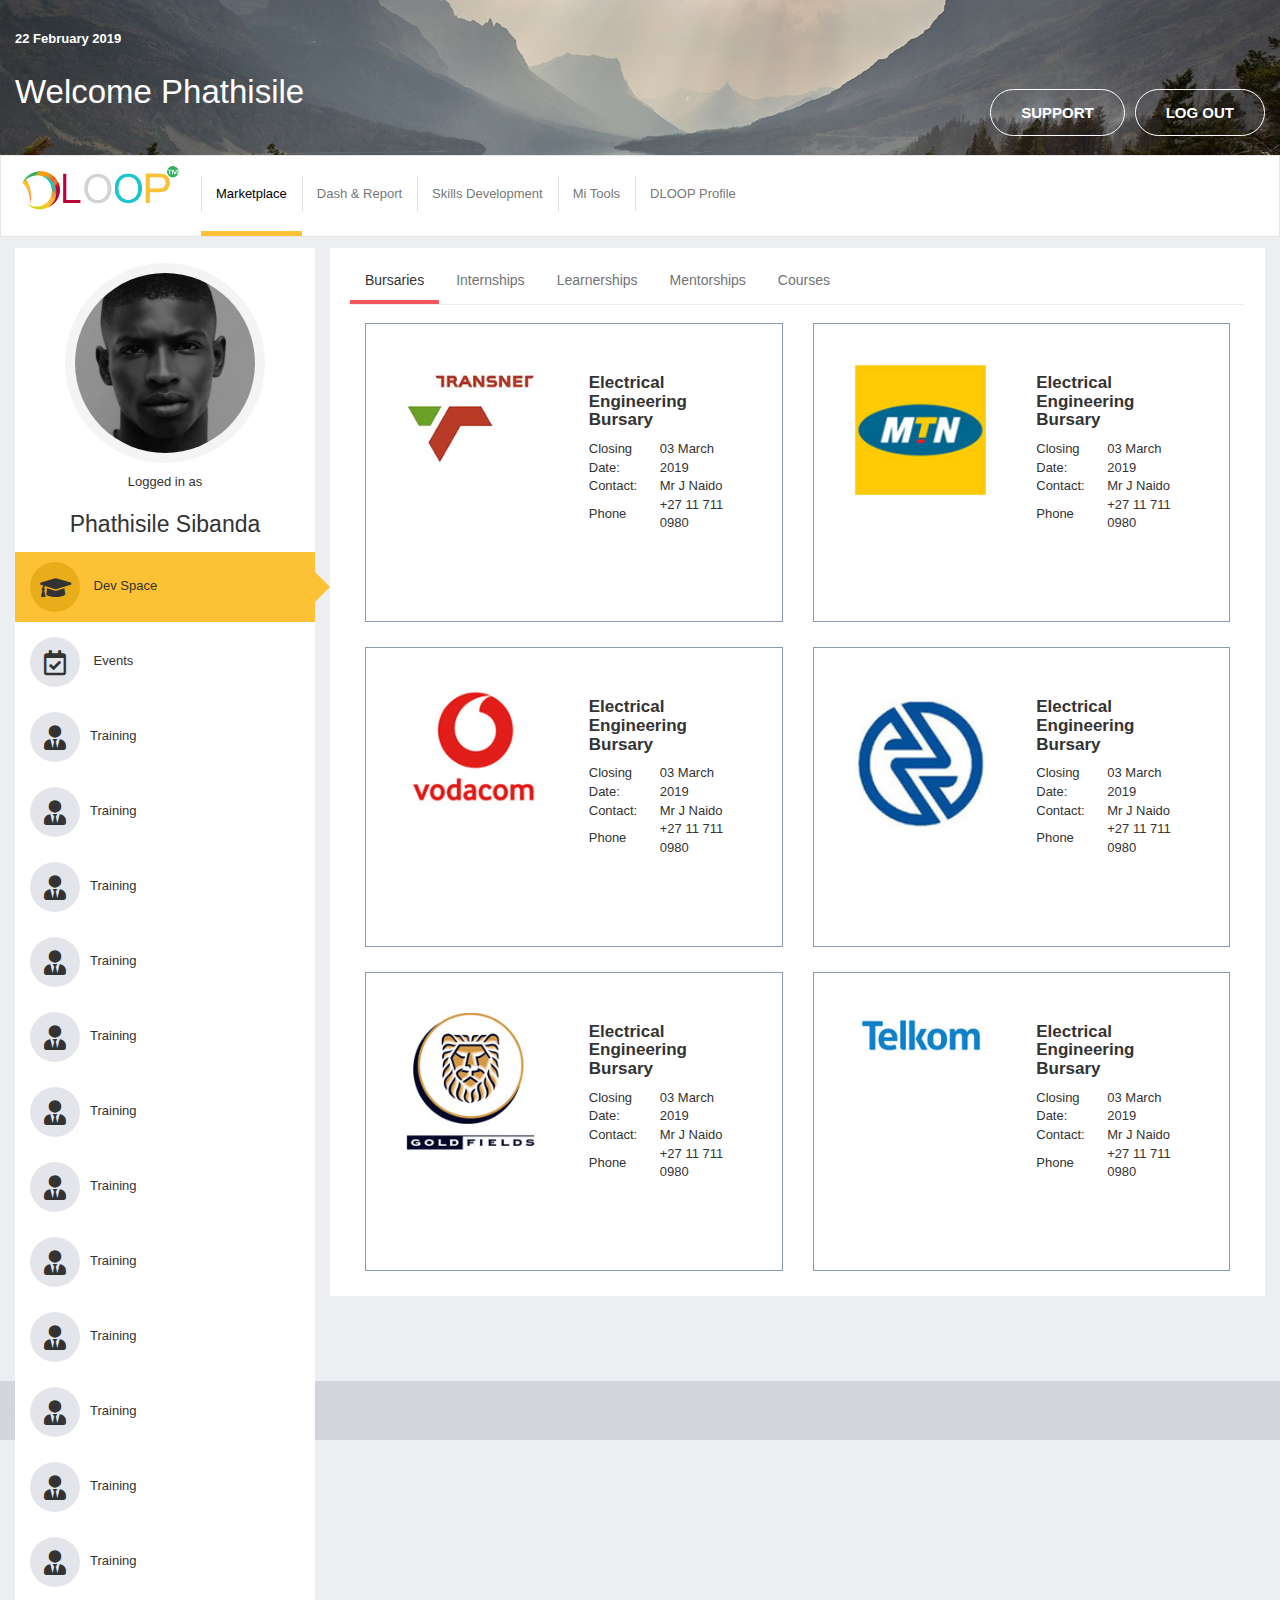
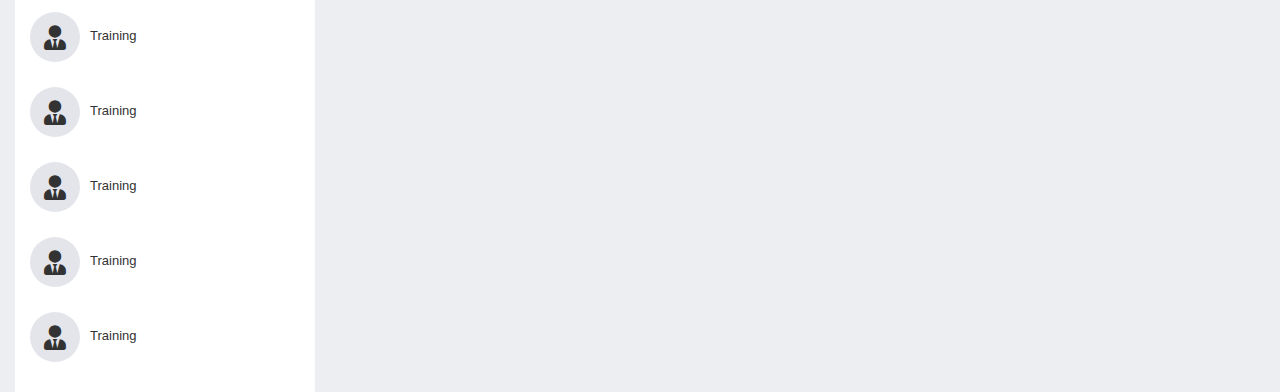
<file: index.html>
<!DOCTYPE html>
<html lang="en">

<head>
  <meta http-equiv="X-UA-Compatible" content="IE=Edge" />
  <meta http-equiv="Content-Type" content="text/html; charset=utf-8" />
  <meta name="viewport" content="width=device-width, initial-scale=1.0" />
  <meta name="author" content="Q Software Systems - Live By The Code" />
  <meta name="description" content="Human Resources Tools For Skills Development & Organisational Development" />
  <meta name="keywords"
    content="Human Resources HR Tools software solutions IT keywords Skills Development Organisation" />
  <meta name="distribution" content="global" />
  <meta name="location" content="South Africa, Johannesburg, Gauteng" />
  <meta name="robots" content="index, follow, all" />
  <meta name="no-archive" content="googlebot" />
  <meta name="MSSmartTagsPreventParsing" content="true" />
  <title>Dloop | Dashboards | Human Resources</title>
  <!-- Windows Phone -->
  <meta name="msapplication-navbutton-color" content="#000" />
  <meta name="msapplication-starturl" content="/?utm_source=homescreen" />
  <!-- iOS Safari -->
  <meta name="mobile-web-app-capable" content="yes" />
  <meta name="apple-mobile-web-app-capable" content="yes" />
  <meta name="application-name" content="Dloop" />
  <meta name="apple-mobile-web-app-title" content="DLOOP" />
  <meta name="apple-mobile-web-app-status-bar-style" content="#000" />
  <link rel="apple-touch-icon" sizes="180x180" href="assets/icons/apple-touch-icon.png" />
  <link rel="icon" type="image/png" sizes="32x32" href="assets/icons/favicon-32x32.png" />
  <link rel="icon" type="image/png" sizes="16x16" href="assets/icons/favicon-16x16.png" />
  <link rel="manifest" href="./manifest.json" />
  <link rel="mask-icon" href="assets/icons/safari-pinned-tab.svg" color="#000" />
  <link rel="shortcut icon" href="assets/icons/favicon.ico" />
  <meta name="msapplication-TileColor" content="#000" />
  <meta name="msapplication-config" content="assets/icons/browserconfig.xml" />
  <meta name="theme-color" content="#ffffff" />

  <link rel="apple-touch-icon" sizes="192x192" href="assets/icons/android-chrome-192x192.png" />
  <link rel="apple-touch-icon" sizes="144x144" href="assets/icons/android-chrome-144x144.png" />
  <link rel="apple-touch-icon" sizes="114x114" href="assets/icons/android-chrome-114x114.png" />
  <link rel="apple-touch-icon" sizes="72x72" href="assets/icons/android-chrome-72x72.png" />
  <link rel="apple-touch-icon" sizes="57x57" href="assets/icons/android-chrome-57x57.png" />
  <link rel="apple-touch-icon" sizes="48x48" href="assets/icons/android-chrome-48x48.png" />
  <link rel="apple-touch-icon" sizes="36x36" href="assets/icons/android-chrome-36x36.png" />
  <link rel="icon" sizes="192x192" href="assets/icons/android-chrome-192x192.png" />
  <link rel="icon" sizes="144x144" href="assets/icons/android-chrome-144x144.png" />
  <link rel="icon" sizes="114x114" href="assets/icons/android-chrome-114x114.png" />
  <link rel="icon" sizes="72x72" href="assets/icons/android-chrome-72x72.png" />
  <link rel="icon" sizes="57x57" href="assets/icons/android-chrome-57x57.png" />
  <link rel="icon" sizes="48x48" href="assets/icons/android-chrome-48x48.png" />
  <link rel="icon" sizes="36x36" href="assets/icons/android-chrome-36x36.png" />

  <!-- BEGIN GLOBAL MANDATORY STYLES -->
  <link rel="stylesheet" href="https://use.fontawesome.com/releases/v5.8.1/css/all.css" crossorigin="anonymous" />
  <link href="./styles/bootstrap-v3.min.css" rel="stylesheet" type="text/css" />
  <link href="./styles/components.css" rel="stylesheet" type="text/css" />
  <link href="./styles/plugins.css" rel="stylesheet" type="text/css" />
  <link rel="stylesheet" href="https://hlakaza.github.io/adt/adt.css" rel="stylesheet" type="text/css" />
  <link href="./styles/main.css" rel="stylesheet" type="text/css" />
</head>

<body>
  <!--Header--->
  <div class="header-image-background">
    <div class="container">
      <div class="welcome-text text-white">
        <span class="text-small bold">22 February 2019</span>
        <h1>Welcome Phathisile</h1>
        <a onclick="javascript:window.location='/dplogin/console/LogoffActn.action'"
          class="btn btn-rounded pull-right marg-left-sm">
          <span style="color:white"> LOG OUT </span>
        </a>
        <a href="javascript:notEnabled();" class="btn btn-rounded pull-right">
          <span style="color:white"> SUPPORT </span>
        </a>
      </div>
    </div>
    <nav class="navbar navbar-default">
      <div class="container-fluid">
        <div class="navbar-header">
          <button type="button" class="navbar-toggle collapsed" data-toggle="collapse" data-target="#navigation"
            aria-expanded="false">
            <span class="sr-only">Toggle navigation</span>
            <span class="icon-bar"></span>
            <span class="icon-bar"></span>
            <span class="icon-bar"></span>
          </button>
          <a class="navbar-brand" href="#">
            <img src="./assets/dHR_white.png" alt="DLOOP Logo" class="img-responsive" />
          </a>
        </div>

        <div class="collapse navbar-collapse" id="navigation">
          <ul class="nav navbar-nav">
            <li class="active">
              <a href="./">Marketplace <span class="sr-only">(current)</span></a>
            </li>
            <li><a href="dash-report.html">Dash & Report</a></li>
            <li><a href="skills-development.html">Skills Development</a></li>
            <li><a href="mi-tools.html">Mi Tools</a></li>
            <li><a href="profile.html">DLOOP Profile</a></li>
          </ul>
        </div>
      </div>
    </nav>
  </div>
  <!--//Header--->

  <!-- Content -->
  <div class="main-content container">
    <div class="sidebar bg-white">
      <div class="text-center">
        <img class="user-profile" alt="user image" src="./assets/user.jpg" />
        <p class="text-small text-center marg-top-sm">Logged in as</p>
        <h3 class="text-center">Phathisile Sibanda</h3>
      </div>
      <ul class="nav side-nav">
        <li class="active">
          <a href="./">
            <i class="nav-icon fas fa-graduation-cap marg-right-sm"></i>
            Dev Space
          </a>
        </li>
        <li>
          <a href="./events.html">
            <i class="nav-icon far fa-calendar-check marg-right-sm"></i>
            Events
          </a>
        </li>
        <li>
          <a href="./training.html">
            <i class="nav-icon fas fa-user-tie marg-right-sm"></i>Training
          </a>
        </li>
        <li>
          <a href="./training.html">
            <i class="nav-icon fas fa-user-tie marg-right-sm"></i>Training
          </a>
        </li>
        <li>
          <a href="./training.html">
            <i class="nav-icon fas fa-user-tie marg-right-sm"></i>Training
          </a>
        </li>
        <li>
          <a href="./training.html">
            <i class="nav-icon fas fa-user-tie marg-right-sm"></i>Training
          </a>
        </li>
        <li>
          <a href="./training.html">
            <i class="nav-icon fas fa-user-tie marg-right-sm"></i>Training
          </a>
        </li>
        <li>
          <a href="./training.html">
            <i class="nav-icon fas fa-user-tie marg-right-sm"></i>Training
          </a>
        </li>
        <li>
          <a href="./training.html">
            <i class="nav-icon fas fa-user-tie marg-right-sm"></i>Training
          </a>
        </li>
        <li>
          <a href="./training.html">
            <i class="nav-icon fas fa-user-tie marg-right-sm"></i>Training
          </a>
        </li>
        <li>
          <a href="./training.html">
            <i class="nav-icon fas fa-user-tie marg-right-sm"></i>Training
          </a>
        </li>
        <li>
          <a href="./training.html">
            <i class="nav-icon fas fa-user-tie marg-right-sm"></i>Training
          </a>
        </li>
        <li>
          <a href="./training.html">
            <i class="nav-icon fas fa-user-tie marg-right-sm"></i>Training
          </a>
        </li>
        <li>
          <a href="./training.html">
            <i class="nav-icon fas fa-user-tie marg-right-sm"></i>Training
          </a>
        </li>
        <li>
          <a href="./training.html">
            <i class="nav-icon fas fa-user-tie marg-right-sm"></i>Training
          </a>
        </li>
        <li>
          <a href="./training.html">
            <i class="nav-icon fas fa-user-tie marg-right-sm"></i>Training
          </a>
        </li>
        <li>
          <a href="./training.html">
            <i class="nav-icon fas fa-user-tie marg-right-sm"></i>Training
          </a>
        </li>
        <li>
          <a href="./training.html">
            <i class="nav-icon fas fa-user-tie marg-right-sm"></i>Training
          </a>
        </li>
        <li>
          <a href="./training.html">
            <i class="nav-icon fas fa-user-tie marg-right-sm"></i>Training
          </a>
        </li>
      </ul>
    </div>
    <div class="content-wrapper bg-white">
      <div class="row">
        <div class="col-md-12">
          <div class="profile-content">
            <div class="portlet light">
              <div class="portlet-title">
                <div class="tabbable-line">
                  <ul class="nav nav-tabs">
                    <li id="tabmarkertplaceL2" class="active">
                      <a href="#tabMarkertplace" data-toggle="tab" aria-expanded="true">
                        Bursaries
                      </a>
                    </li>
                    <li id="tabInternshipsL2">
                      <a href="#tabInternships" data-toggle="tab" aria-expanded="false">
                        Internships
                      </a>
                    </li>
                    <li id="tabLearnershipsL2">
                      <a href="#tabLearnerhips" data-toggle="tab" aria-expanded="false">
                        Learnerships
                      </a>
                    </li>
                    <li id="tabMentorshipsL2">
                      <a href="#tabMentorships" data-toggle="tab" aria-expanded="false">
                        Mentorships
                      </a>
                    </li>
                    <li id="tabCoursesL2">
                      <a href="#tabCourses" data-toggle="tab" aria-expanded="false">
                        Courses
                      </a>
                    </li>
                  </ul>
                </div>
              </div>
              <div class="portlet-body">
                <div class="tab-content">
                  <div class="tab-pane active" id="tabMarkertplace">
                    <div class="col-sm-6">
                      <div class="portlet box blue-hoki">
                        <div class="portlet-body flush-pad-all">
                          <div class="row">
                            <div class="col-sm-6">
                              <img src="./assets/transnet.jpg" />
                            </div>
                            <div class="col-sm-6">
                              <h4 class="bold">
                                Electrical Engineering Bursary
                              </h4>
                              <table>
                                <tr>
                                  <td>Closing Date:</td>
                                  <td>03 March 2019</td>
                                </tr>
                                <tr>
                                  <td>Contact:</td>
                                  <td>Mr J Naido</td>
                                </tr>
                                <tr>
                                  <td>Phone</td>
                                  <td>+27 11 711 0980</td>
                                </tr>
                              </table>

                              <button onclick="openModal('application')"
                                class="marg-top-sm btn btn-rounded btn-gray btn-xs">
                                APPLY NOW
                              </button>
                            </div>
                          </div>
                        </div>
                      </div>
                    </div>
                    <div class="col-sm-6">
                      <div class="portlet box blue-hoki">
                        <div class="portlet-body flush-pad-all">
                          <div class="row">
                            <div class="col-sm-6">
                              <img src="./assets/mtn.jpg" />
                            </div>
                            <div class="col-sm-6">
                              <h4 class="bold">
                                Electrical Engineering Bursary
                              </h4>
                              <table>
                                <tr>
                                  <td>Closing Date:</td>
                                  <td>03 March 2019</td>
                                </tr>
                                <tr>
                                  <td>Contact:</td>
                                  <td>Mr J Naido</td>
                                </tr>
                                <tr>
                                  <td>Phone</td>
                                  <td>+27 11 711 0980</td>
                                </tr>
                              </table>

                              <button onclick="openModal('application')"
                                class="marg-top-sm btn btn-rounded btn-gray btn-xs">
                                APPLY NOW
                              </button>
                            </div>
                          </div>
                        </div>
                      </div>
                    </div>
                    <div class="col-sm-6">
                      <div class="portlet box blue-hoki">
                        <div class="portlet-body flush-pad-all">
                          <div class="row">
                            <div class="col-sm-6">
                              <img src="./assets/vodacom.jpg" />
                            </div>
                            <div class="col-sm-6">
                              <h4 class="bold">
                                Electrical Engineering Bursary
                              </h4>
                              <table>
                                <tr>
                                  <td>Closing Date:</td>
                                  <td>03 March 2019</td>
                                </tr>
                                <tr>
                                  <td>Contact:</td>
                                  <td>Mr J Naido</td>
                                </tr>
                                <tr>
                                  <td>Phone</td>
                                  <td>+27 11 711 0980</td>
                                </tr>
                              </table>

                              <button onclick="openModal('application')"
                                class="marg-top-sm btn btn-rounded btn-gray btn-xs">
                                APPLY NOW
                              </button>
                            </div>
                          </div>
                        </div>
                      </div>
                    </div>
                    <div class="col-sm-6">
                      <div class="portlet box blue-hoki">
                        <div class="portlet-body flush-pad-all">
                          <div class="row">
                            <div class="col-sm-6">
                              <img src="./assets/eskom.jpg" />
                            </div>
                            <div class="col-sm-6">
                              <h4 class="bold">
                                Electrical Engineering Bursary
                              </h4>
                              <table>
                                <tr>
                                  <td>Closing Date:</td>
                                  <td>03 March 2019</td>
                                </tr>
                                <tr>
                                  <td>Contact:</td>
                                  <td>Mr J Naido</td>
                                </tr>
                                <tr>
                                  <td>Phone</td>
                                  <td>+27 11 711 0980</td>
                                </tr>
                              </table>

                              <button onclick="openModal('application')"
                                class="marg-top-sm btn btn-rounded btn-gray btn-xs">
                                APPLY NOW
                              </button>
                            </div>
                          </div>
                        </div>
                      </div>
                    </div>
                    <div class="col-sm-6">
                      <div class="portlet box blue-hoki">
                        <div class="portlet-body flush-pad-all">
                          <div class="row">
                            <div class="col-sm-6">
                              <img src="./assets/gold-fields.jpg" />
                            </div>
                            <div class="col-sm-6">
                              <h4 class="bold">
                                Electrical Engineering Bursary
                              </h4>
                              <table>
                                <tr>
                                  <td>Closing Date:</td>
                                  <td>03 March 2019</td>
                                </tr>
                                <tr>
                                  <td>Contact:</td>
                                  <td>Mr J Naido</td>
                                </tr>
                                <tr>
                                  <td>Phone</td>
                                  <td>+27 11 711 0980</td>
                                </tr>
                              </table>

                              <button onclick="openModal('application')"
                                class="marg-top-sm btn btn-rounded btn-gray btn-xs">
                                APPLY NOW
                              </button>
                            </div>
                          </div>
                        </div>
                      </div>
                    </div>
                    <div class="col-sm-6">
                      <div class="portlet box blue-hoki">
                        <div class="portlet-body flush-pad-all">
                          <div class="row">
                            <div class="col-sm-6">
                              <img src="./assets/telkom.jpg" />
                            </div>
                            <div class="col-sm-6">
                              <h4 class="bold">
                                Electrical Engineering Bursary
                              </h4>
                              <table>
                                <tr>
                                  <td>Closing Date:</td>
                                  <td>03 March 2019</td>
                                </tr>
                                <tr>
                                  <td>Contact:</td>
                                  <td>Mr J Naido</td>
                                </tr>
                                <tr>
                                  <td>Phone</td>
                                  <td>+27 11 711 0980</td>
                                </tr>
                              </table>

                              <button onclick="openModal('application')"
                                class="marg-top-sm btn btn-rounded btn-gray btn-xs">
                                APPLY NOW
                              </button>
                            </div>
                          </div>
                        </div>
                      </div>
                    </div>
                  </div>
                  <div class="tab-pane" id="tabInternships">
                    tabInternships
                  </div>
                  <div class="tab-pane" id="tabLearnerhips">
                    <div class="portlet box grey">
                      <div class="portlet-title">
                        <div class="caption bold">
                          Create New Development Agreement
                        </div>
                      </div>
                      <div class="portlet-body">
                        <div class="row">
                          <div class="col-sm-4">
                            <div class="form-group">
                              <label>Start typing to search for Intern</label>
                              <input class="form-control" placeholder="Search" />
                            </div>
                          </div>
                        </div>
                        <div class="row">
                          <div class="col-sm-6">
                            <div class="form-group">
                              <label>Internship start date</label>
                              <input class="form-control" placeholder="" />
                            </div>
                          </div>
                          <div class="col-sm-6">
                            <div class="form-group">
                              <label>Internship End date</label>
                              <input class="form-control" placeholder="" />
                            </div>
                          </div>
                        </div>
                        <div class="row">
                          <div class="col-sm-6">
                            <div class="form-group">
                              <label>Internship Description</label>
                              <input class="form-control" placeholder="" />
                            </div>
                          </div>
                          <div class="col-sm-6">
                            <div class="form-group">
                              <label>Select Mentor</label>
                              <input class="form-control" placeholder="" />
                            </div>
                          </div>
                          <div class="col-sm-6">
                            <div class="form-group">
                              <label>Photo</label>
                              <input type="file" class="form-control" placeholder="" />
                            </div>
                          </div>
                        </div>
                      </div>
                    </div>
                    <div class="portlet box grey">
                      <div class="portlet-title">
                        <div class="caption bold">
                          Development Area
                        </div>
                      </div>
                      <div class="portlet-body">
                        <div class="row">
                          <div class="col-sm-4">
                            <div class="form-group">
                              <label>Search for Node</label>
                              <input class="form-control" placeholder="Search" />
                            </div>
                          </div>
                          <div class="col-sm-4">
                            <div class="form-group">
                              <label>Duration</label>
                              <input class="form-control" placeholder="" />
                            </div>
                          </div>
                          <div class="col-sm-4">
                            <div class="form-group">
                              <label>Add Development topics</label>
                              <input class="form-control" placeholder="Topic 1, Topic 2" />
                            </div>
                          </div>
                          <div class="col-sm-4">
                            <div class="form-group">
                              <label>Report to</label>
                              <input class="form-control" />
                            </div>
                          </div>
                          <div class="col-sm-4">
                            <div class="form-group">
                              <label>Start Date</label>
                              <input class="form-control" />
                            </div>
                          </div>
                        </div>
                      </div>
                    </div>
                  </div>
                  <div class="tab-pane" id="tabTraining">
                    tabTraining
                  </div>
                  <div class="tab-pane" id="tabMentorships">
                    tabMentorships
                  </div>
                  <div class="tab-pane" id="tabCourses">
                    <div class="row">
                      <div class="col-sm-4">
                        <div class="portlet box blue-hoki">
                          <div class="portlet-body flush-pad-all">
                            <div class="row">
                              <div class="col-sm-6">
                                <img src="./assets/microsoft.jpg" />
                              </div>
                              <div class="col-sm-6">
                                <h4 class="bold">
                                  Microsoft Excel - Excel from Beginner to Advanced
                                </h4>
                                <p class="text-small">Excel with this A-Z Microsoft Excel Course. Microsoft Excel 2010,
                                  Excel 2013, Excel 2016</p>
                                <i>179,973 students enrolled</i><br>
                                <i class="bold">Created by Kyle Pew</i>
                                <!-- <button onclick="openModal('application')"
                                      class="marg-top-sm btn btn-rounded btn-gray btn-xs"
                                    >
                                      APPLY NOW
                                    </button> -->
                              </div>
                            </div>
                          </div>
                        </div>
                      </div>
                      <div class="col-sm-4">
                        <div class="portlet box blue-hoki">
                          <div class="portlet-body flush-pad-all">
                            <div class="row">
                              <div class="col-sm-6">
                                <img src="./assets/busines.jpg" />
                              </div>
                              <div class="col-sm-6">
                                <h4 class="bold">
                                  Business Analysis: Function Modelling Using IDEF0
                                </h4>
                                <i>180,973 students enrolled</i><br>
                                <i>A practical approach to IDEF0 international standard in business analysis,
                                  <strong>data</strong> analysis, systems <strong>engineering</strong> and more</i>

                                <!-- <button onclick="openModal('application')"
                                      class="marg-top-sm btn btn-rounded btn-gray btn-xs"
                                    >
                                      APPLY NOW
                                    </button> -->
                              </div>
                            </div>
                          </div>
                        </div>
                      </div>
                      <div class="col-sm-4">
                        <div class="portlet box blue-hoki">
                          <div class="portlet-body flush-pad-all">
                            <div class="row">
                              <div class="col-sm-6">
                                <img src="./assets/rm.jpg" />
                              </div>
                              <div class="col-sm-6">
                                <h4 class="bold">
                                  Business Analysis: Function Modelling Using IDEF0
                                </h4>
                                <i>180,973 students enrolled</i><br>
                                <i>A practical approach to IDEF0 international standard in business analysis,
                                  <strong>data</strong> analysis, systems <strong>engineering</strong> and more</i>

                                <!-- <button onclick="openModal('application')"
                                      class="marg-top-sm btn btn-rounded btn-gray btn-xs"
                                    >
                                      APPLY NOW
                                    </button> -->
                              </div>
                            </div>
                          </div>
                        </div>
                      </div>
                    </div>
                  </div>
                </div>
              </div>
            </div>
          </div>
        </div>
      </div>
    </div>
  </div>
  <footer class="footer container bg-dark--gray">
    <span class="text-small text-gray">&copy;
      <script>
        document.write(new Date().getFullYear());
      </script>
      Q Digital Agency - Digitize your world</span>
  </footer>
  <div class="modal fade bs-modal-lg in" id="application" tabindex="-1" role="dialog" aria-hidden="true"
    style="padding-right: 17px;">
    <div class="modal-dialog modal-lg">
      <div class="modal-content">
        <div class="modal-header">
          <button type="button" class="close" data-dismiss="modal" onclick="closeModal('application')"><i
              class="fa fa-times" aria-hidden="true"></i> close</button>
          <h4 class="modal-title">APPLICANT DETAILS</h4>
        </div>
        <div class="modal-body">
          <div class="row">
            <div class="col-sm-6">
              <div class="form-group">
                <label>First Name</label>
                <input class="form-control" type="text" placeholder="Name" />
              </div>
            </div>
            <div class="col-sm-6">
              <div class="form-group">
                <label>Surname </label>
                <input class="form-control" type="text" placeholder="Surname " />
              </div>
            </div>
            <div class="col-sm-6">
              <div class="form-group">
                <label>ID Number </label>
                <input class="form-control" type="text" placeholder="ID Number" />
              </div>
            </div>
            <div class="col-sm-6">
              <div class="form-group">
                <label>Age</label>
                <input class="form-control" type="number" placeholder="Age" />
              </div>
            </div>
            <div class="col-sm-6">
              <div class="form-group">
                <label>Gender </label>
                <select class="form-control">
                  <option>Male</option>
                  <option>Female</option>
                </select>
              </div>
            </div>
            <div class="col-sm-6">
              <div class="form-group">
                <label>Race</label>
                <select class="form-control">
                  <option>ASIAN</option>
                  <option>BLACK </option>
                  <option>COLOURED </option>
                  <option>IDIAN </option>
                  <option>WHITE </option>
                </select>
              </div>
            </div>
            <div class="col-sm-6">
              <div class="form-group">
                <label>Occupation (current) </label>
                <input class="form-control" />
              </div>
            </div>
            <div class="col-sm-6">
              <div class="form-group">
                <label>Managerial Level</label>
                <input class="form-control" />
              </div>
            </div>
            <div class="col-sm-6">
              <div class="form-group">
                <label>Number of people reporting to you</label>
                <input class="form-control" />
              </div>
            </div>
          </div>
          <div class="row">
            <div class="col-sm-12">
              <h3>EDUCATION</h3>
            </div>
            <div class="col-sm-6">
              <div class="form-group">
                <label> Relevant Course/s attended</label>
                <input class="form-control" />
              </div>
            </div>
            <div class="col-sm-6">
              <div class="form-group">
                <label>Attach Copies of certificates</label>
                <input type="file" multiple class="form-control" />
              </div>
            </div>
          </div>
          <div class="row">
            <div class="col-sm-12">
              <h3>
                WORK EXPERIENCE
              </h3>
            </div>
            <div class="col-sm-6">
              <div class="form-group">
                <label>How many years managerial work experience do you have?</label>
                <input class="form-control" />
              </div>
            </div>
            <div class="col-sm-6">
              <div class="form-group">
                <label>How many years total work experience do you have?</label>
                <input class="form-control" />
              </div>
            </div>
            <div class="col-sm-6">
              <div class="form-group">
                <label>Do you have any disability? </label>
                <input class="form-control" />
              </div>
            </div>
            <div class="col-sm-6">
              <div class="form-group">
                <label>If yes, what is the nature of the disability? (please provide details)</label>
                <input class="form-control" />
              </div>
            </div>
            <div class="col-sm-12">
              <div class="form-group">
                <label>What accommodation do you require to support you during the programme regarding the disability
                  specified above? </label>
                <input class="form-control" />
              </div>
            </div>
            <div class="col-sm-4">
              <div class="form-group">
                <label>Residential Address </label>
                <input class="form-control" />
              </div>
            </div>
            <div class="col-sm-4">
              <div class="form-group">
                <label>Region / Municipality</label>
                <input class="form-control" />
              </div>
            </div>
            <div class="col-sm-4">
              <div class="form-group">
                <label>Telephone Numbe</label>
                <input class="form-control" />
              </div>
            </div>
            <div class="col-sm-6">
              <div class="form-group">
                <label>Mobile Number </label>
                <input class="form-control" />
              </div>
            </div>
            <div class="col-sm-6">
              <div class="form-group">
                <label>E-mail Address </label>
                <input class="form-control" />
              </div>
            </div>
          </div>
        </div>
        <div class="modal-footer">
          <button type="button" class="btn dark btn-secondary" onclick="closeModal('application')"
            data-dismiss="modal">Close</button>
          <button type="button" onclick="closeModal('application')" class="btn btn-primary">Save changes</button>
        </div>
      </div>
      <!-- /.modal-content -->
    </div>
    <!-- /.modal-dialog -->
  </div>
  <!-- jQuery library -->
  <script src="//ajax.googleapis.com/ajax/libs/jquery/1.11.3/jquery.min.js"></script>
  <!-- Bootstrap JS -->
  <script src="//maxcdn.bootstrapcdn.com/bootstrap/3.3.5/js/bootstrap.min.js"></script>
  <script>
    function openModal(id) {
      document.getElementById(id).classList.add('display-block')
    }
    function closeModal(id) {
      document.getElementById(id).classList.remove('display-block')
    }
  </script>

<script>
  if ('serviceWorker' in navigator) {
    window.addEventListener('load', function() {
      navigator.serviceWorker.register('./sw.js');
      console.log('Service Worker registered!!')
    });
  } else {
    console.log('Service worker not registered!!')
  }
  </script>
  <script src="https://hlakaza.github.io/adt/addtohome.js"></script>
  <!-- <script type="text/javascript">
  setTimeout(function (event) {
				event.addToHomescreen();
	}, 1000);

  </script> -->
</body>

</html>
</file>
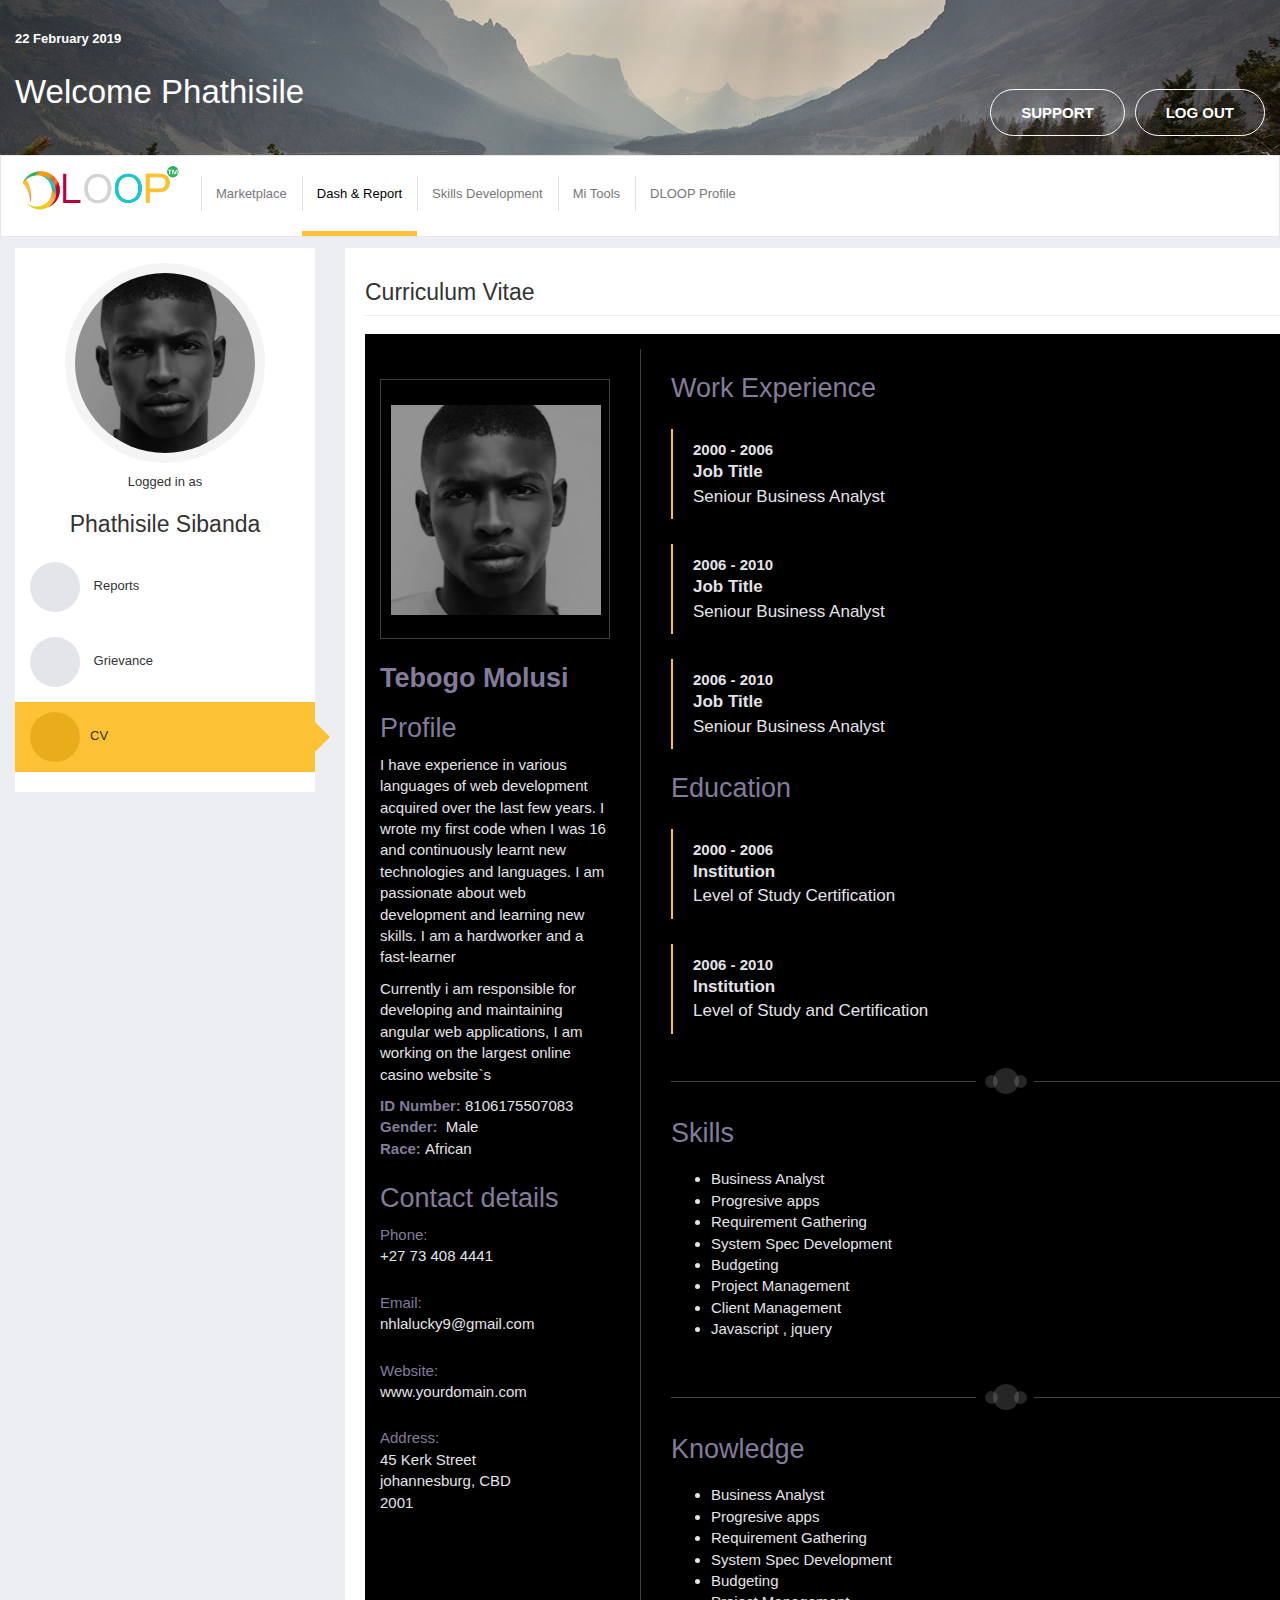
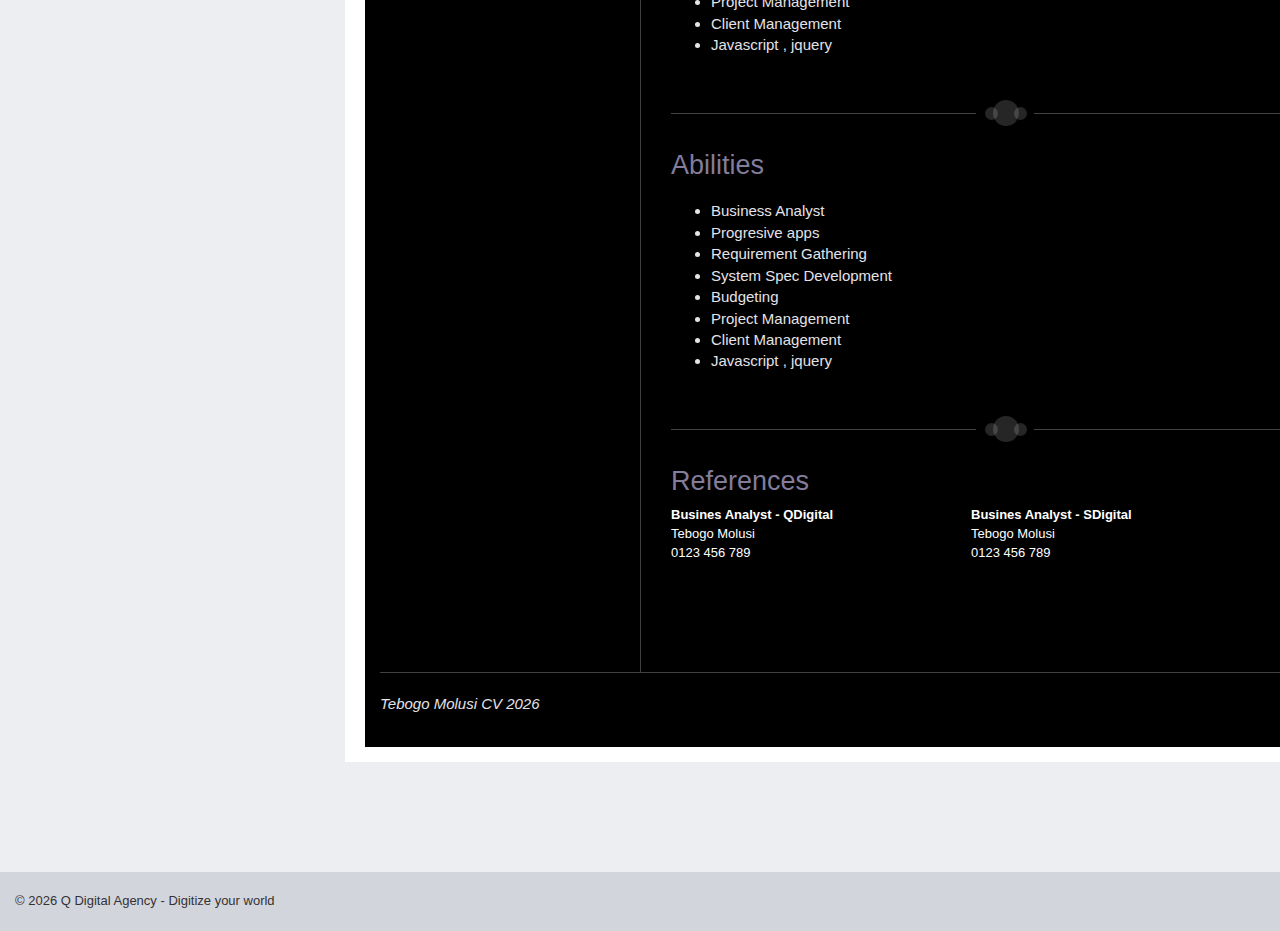
<file: CV.html>
<!DOCTYPE html>
<html lang="en">

<head>
  <meta http-equiv="X-UA-Compatible" content="IE=Edge" />
  <meta http-equiv="Content-Type" content="text/html; charset=utf-8" />
  <meta name="viewport" content="width=device-width, initial-scale=1.0" />
  <meta name="author" content="Q Software Systems - Live By The Code" />
  <meta name="description" content="Human Resources Tools For Skills Development & Organisational Development" />
  <meta name="keywords"
    content="Human Resources HR Tools software solutions IT keywords Skills Development Organisation" />
  <meta name="distribution" content="global" />
  <meta name="location" content="South Africa, Johannesburg, Gauteng" />
  <meta name="robots" content="index, follow, all" />
  <meta name="no-archive" content="googlebot" />
  <meta name="MSSmartTagsPreventParsing" content="true" />
  <title>Dloop | Dashboards | Human Resources</title>
  <!-- BEGIN GLOBAL MANDATORY STYLES -->
  <link rel="stylesheet" href="https://use.fontawesome.com/releases/v5.8.1/css/all.css" crossorigin="anonymous" />
  <link href="./styles/bootstrap-v3.min.css" rel="stylesheet" type="text/css" />
  <link href="./styles/components.css" rel="stylesheet" type="text/css" />
  <link href="./styles/plugins.css" rel="stylesheet" type="text/css" />
  <link href="./styles/main.css" rel="stylesheet" type="text/css" />
</head>

<body>
  <!--Header--->
  <div class="header-image-background">
    <div class="container">
      <div class="welcome-text text-white">
        <span class="text-small bold">22 February 2019</span>
        <h1>Welcome Phathisile</h1>
        <a onclick="javascript:window.location='/dplogin/console/LogoffActn.action'"
          class="btn btn-rounded pull-right marg-left-sm">
          <span style="color:white"> LOG OUT </span>
        </a>
        <a href="javascript:notEnabled();" class="btn btn-rounded pull-right">
          <span style="color:white"> SUPPORT </span>
        </a>
      </div>
    </div>
    <nav class="navbar navbar-default">
      <div class="container-fluid">
        <div class="navbar-header">
          <button type="button" class="navbar-toggle collapsed" data-toggle="collapse" data-target="#navigation"
            aria-expanded="false">
            <span class="sr-only">Toggle navigation</span>
            <span class="icon-bar"></span>
            <span class="icon-bar"></span>
            <span class="icon-bar"></span>
          </button>
          <a class="navbar-brand" href="#">
            <img src="./assets/dHR_white.png" alt="DLOOP Logo" class="img-responsive" />
          </a>
        </div>

        <div class="collapse navbar-collapse" id="navigation">
          <ul class="nav navbar-nav">
            <li>
              <a href="./">Marketplace</a>
            </li>
            <li class="active"><a href="/dash-report.html">Dash & Report</a></li>
            <li><a href="skills-development.html">Skills Development</a></li>
            <li><a href="mi-tools.html">Mi Tools</a></li>
            <li><a href="profile.html">DLOOP Profile</a></li>
          </ul>
        </div>
      </div>
    </nav>
  </div>
  <!--//Header--->

  <!-- Content -->
  <div class="main-content container">

    <div class="sidebar bg-white  col-lg-2 col-md-3 col-sm-4">
      <div class="text-center">
        <img class="user-profile" alt="user image" src="./assets/user.jpg" />
        <p class="text-small text-center marg-top-sm">Logged in as</p>
        <h3 class="text-center">Phathisile Sibanda</h3>
      </div>
      <ul class="nav side-nav">
        <li>
          <i class="nav-icon far fa-calendar-check marg-right-sm"></i> Reports
        </li>
        <li>
          <a href="./grievances.html">
            <i class="nav-icon fas fa-graduation-cap marg-right-sm"></i>
            Grievance
          </a>
        </li>
        <li class="active">
          <a href="./CV.html">
            <i class="nav-icon fas fa-user-tie marg-right-sm"></i>CV
          </a>
        </li>
      </ul>
    </div>
    <div class="content-wrapper col-lg-10 col-md-9 col-sm-8">
      <div class="row">
        <div class="col-md-12">
          <div class="profile-content">
            <div class="portlet light hide-overflow">
              <div class="portlet-title">
                <h3>Curriculum Vitae</h3>
              </div>
              <div class="portlet-body">
                <div id="main_container" class="main-cv">
                  <!-- HEADER -->
                  <!-- LEFT COL -->
                  <div id="left_col">
                    <div class="profile_frame">
                      <div class="profile_picture" style="background: url('./assets/user.jpg') 100% /210px no-repeat;">
                      </div>
                    </div>
                    <div class="hello_content">
                      <h2 class="bold">Tebogo Molusi</h2>
                      <h2>Profile</h2>
                      <p>I have experience in various languages of web development acquired over the last few years. I
                        wrote my first code when I was 16 and continuously learnt new technologies and languages. I am
                        passionate about web development and learning new skills. I am a hardworker and a fast-learner
                      </p>
                      <p>Currently i am responsible for developing and maintaining angular web applications, I am
                        working on the largest online casino website`s</p>
                        <p>
                            <strong class="purple">ID Number:&nbsp;</strong>8106175507083<br/>
                            <strong class="purple">Gender:&nbsp;</strong> Male <br />
                            <strong class="purple">Race:&nbsp;</strong>African
                          </p>
                    </div>
                    <div class="contact_details_content">
                      <h2>Contact details</h2>
                      <p class="purple">Phone:</p>
                      <p>+27 73 408 4441</p>
                      <p class="purple">Email:</p>
                      <p>nhlalucky9@gmail.com</p>
                      <p class="purple">Website:</p>
                      <p>www.yourdomain.com</p>
                      <p class="purple">Address:</p>
                      <p>45 Kerk Street</p>
                      <p>johannesburg, CBD</p>
                      <p>2001</p>
                    </div>
                  </div>
                  <!-- PROFILE CONTENT -->
                  <div id="content_container">
                    <div class="block">
                      <h2>Work Experience</h2>
                      <blockquote class="profile_quote">
                        <strong>2000 - 2006</strong>
                        <p>
                          <strong>Job Title</strong> <br />
                          Seniour Business Analyst
                        </p>
                      </blockquote>
                      <blockquote class="profile_quote">
                        <strong>2006 - 2010</strong>
                        <p>
                          <strong>Job Title</strong> <br />
                          Seniour Business Analyst
                        </p>
                      </blockquote>
                      <blockquote class="profile_quote">
                        <strong>2006 - 2010</strong>
                        <p>
                          <strong>Job Title</strong> <br />
                          Seniour Business Analyst
                        </p>
                      </blockquote>
                    </div>
                    <div class="block" id="education">
                      <h2>Education</h2>
                      <blockquote class="profile_quote">
                        <strong>2000 - 2006</strong>
                        <p>
                          <strong>Institution</strong> <br />
                          Level of Study Certification
                        </p>
                      </blockquote>
                      <blockquote class="profile_quote">
                        <strong>2006 - 2010</strong>
                        <p>
                          <strong>Institution</strong> <br />
                          Level of Study and Certification
                        </p>
                      </blockquote>

                    </div>
                    <div class="horizontal_line">
                      <div class="line_left"></div>
                      <div class="left_circle"></div>
                      <div class="central_circle"></div>
                      <div class="right_circle"></div>
                      <div class="line_right"></div>
                    </div>
                    <div class="block" id="skills">
                      <h2>Skills</h2>
                      <div class="philosophy_content">
                        <ul>
                          <li>Business Analyst</li>
                          <li>Progresive apps</li>
                          <li>Requirement Gathering</li>
                          <li>System Spec Development</li>
                          <li>Budgeting</li>
                          <li>Project Management</li>
                          <li>Client Management</li>
                          <li>Javascript , jquery</li>
                        </ul>
                        <div class="clear"></div>
                      </div>
                    </div>
                    <div class="horizontal_line">
                      <div class="line_left"></div>
                      <div class="left_circle"></div>
                      <div class="central_circle"></div>
                      <div class="right_circle"></div>
                      <div class="line_right"></div>
                    </div>
                    <div class="block">
                      <h2>Knowledge</h2>
                      <div class="philosophy_content">
                        <ul>
                          <li>Business Analyst</li>
                          <li>Progresive apps</li>
                          <li>Requirement Gathering</li>
                          <li>System Spec Development</li>
                          <li>Budgeting</li>
                          <li>Project Management</li>
                          <li>Client Management</li>
                          <li>Javascript , jquery</li>
                        </ul>
                        <div class="clear"></div>
                      </div>
                    </div>
                    <div class="horizontal_line">
                      <div class="line_left"></div>
                      <div class="left_circle"></div>
                      <div class="central_circle"></div>
                      <div class="right_circle"></div>
                      <div class="line_right"></div>
                    </div>
                    <div class="block">
                      <h2>Abilities</h2>
                      <div class="philosophy_content">
                        <ul>
                          <li>Business Analyst</li>
                          <li>Progresive apps</li>
                          <li>Requirement Gathering</li>
                          <li>System Spec Development</li>
                          <li>Budgeting</li>
                          <li>Project Management</li>
                          <li>Client Management</li>
                          <li>Javascript , jquery</li>
                        </ul>
                        <div class="clear"></div>
                      </div>
                    </div>
                    <div class="horizontal_line">
                      <div class="line_left"></div>
                      <div class="left_circle"></div>
                      <div class="central_circle"></div>
                      <div class="right_circle"></div>
                      <div class="line_right"></div>
                    </div>
                    <div class="last block" id="experience">
                      <h2>References</h2>
                      <table>
                        <tbody>
                          <tr>
                            <td width="300" class="text-white">
                              <strong>Busines Analyst - QDigital</strong> <br />
                              Tebogo Molusi <br />
                              0123 456 789
                            </td>
                            <td width="300" class="text-white">
                              <strong>Busines Analyst - SDigital</strong> <br />
                              Tebogo Molusi <br />
                              0123 456 789
                            </td>
                          </tr>
                        </tbody>
                      </table>
                    </div>
                  </div>
                  <div class="clear"></div>
                  <!-- FOOTER -->
                  <div id="footer">
                    <p class="footer_name">Tebogo Molusi CV
                      <script>document.write(new Date().getFullYear());</script>
                    </p>
                  </div>
                </div>
              </div>
            </div>
          </div>
        </div>
      </div>
    </div>
  </div>
  <footer class="footer container bg-dark--gray">
    <span class="text-small text-gray">&copy;
      <script>document.write(new Date().getFullYear())</script> Q Digital Agency - Digitize your world</span>
  </footer>
  <!-- jQuery library -->
  <script src="//ajax.googleapis.com/ajax/libs/jquery/1.11.3/jquery.min.js"></script>
  <!-- Bootstrap JS -->
  <script src="//maxcdn.bootstrapcdn.com/bootstrap/3.3.5/js/bootstrap.min.js"></script>
  <style>
    .main-cv {
      background: #000000
    }

    [class*="entypo-"]:before {
      font-family: 'entypo', sans-serif;
    }

    /* fontawesome */
    [class*="fontawesome-"]:before {
      font-family: 'FontAwesome', sans-serif;
    }

    /* Utils */

    .clear {
      clear: both;
    }

    .purple {
      color: #837c9a !important;
    }

    .block {
      margin: 25px 30px;
    }

    .main-cv h2 {
      color: #837c9a;
    }

    .block h1 {
      margin-left: -5px;
      font-weight: 200;
    }

    .last.block {
      margin-bottom: 110px;
    }

    .horizontal_list {
      margin: 0;
      padding: 0;
      list-style-type: none;
    }

    .horizontal_list li {
      float: left;
    }

    .horizontal_list li:before {
      content: none;
    }

    .horizontal_list li {
      padding-left: 0;
      text-indent: 0;
    }

    .horizontal_line {
      margin: 34px 0 0 30px;
      height: 26px;
      position: relative;
    }

    .line_left,
    .line_right {
      border-top: 1px solid #434247;
      width: 305px;
      margin-top: 13px;
    }

    .line_left {
      float: left;
    }

    .line_right {
      float: right;
    }

    .left_circle,
    .central_circle,
    .right_circle {
      background: rgb(69, 68, 73);
      background: rgba(255, 255, 255, 0.15);
      position: absolute;
      border-radius: 50px !important;
    }

    .left_circle,
    .right_circle {
      width: 13px;
      height: 13px;
      top: 7px;
    }

    .left_circle {
      left: 314px;
    }

    .central_circle {
      width: 26px;
      height: 26px;
      top: 0px;
      left: 322px;
    }

    .right_circle {
      left: 343px;
    }

    /* Main tags */


    blockquote {
      /* font-style: italic; */
      margin: 25px 0;
      padding-left: 20px;
      border-left: 2px solid #fcc134;
    }

    .main-cv blockquote,
    .main-cv p,
    .main-cv a,
    .main-cv li {
      font-weight: 300;
      font-size: 15px;
      color: #e4e3e8;
    }

    a:focus {
      outline: none;
    }

    .header_menu_container ul {
      list-style: none;
      padding: 0;
      margin: 0;
    }

    .header_menu_container li {
      padding-left: 1em;
      text-indent: -.7em;
    }

    .header_menu_container li:before {
      content: "•";
      color: #837c9a;
      font-size: 20px;
      padding-right: 8px;
    }

    /* Containers size */

    #main_container {
      width: 1024px;
      padding: 15px;
      margin: 0 auto;
    }

    #header {
      height: 130px;
      border-bottom: 1px solid #fcc134;
    }

    .header_logotype_container {
      width: 260px;
      height: 130px;
      border-right: 1px solid #403F44;
      float: left;
    }

    .header_menu_container {
      height: 130px;
      width: 699px;
      float: left;
    }


    #left_col {
      width: 260px;
      float: left;
    }

    #content_container {
      width: 699px;
      border-left: 1px solid #403F44;
      float: left;
    }

    #footer {
      width: 960px;
      height: 60px;
      border-top: 1px solid #403F44;
      display: inline-block;
    }

    /* HEADER */

    .logotype_name {
      text-transform: uppercase;
      font-size: 16px;
      margin: 58px 5px 0;
    }

    .logotype_occupation {
      text-transform: uppercase;
      margin-top: 5px;
      color: #5ce2af;
      font-size: 14px;
      letter-spacing: 2px;
      padding-left: 7px;
    }

    .download_print_buttons {
      width: 225px;
      height: 45px;
      float: right;
    }

    .download_print_buttons a {
      text-decoration: none;
      font-size: 12px;
      font-style: italic;
      line-height: 45px;
      padding: 16px 17px;
      background: #353638;
    }

    .download_print_buttons a:hover {
      background: #020609;
    }

    .download_print_buttons .icon {
      color: #02070a;
      padding-right: 6px;
      font-style: normal;
      font-size: 18px;
    }

    .icon-angle-double-right {
      position: relative;
      top: 2px;
    }

    .download_print_buttons a:hover .icon {
      color: #e4e3e8;
    }

    .header_menu {
      width: 699px;
      margin-top: 40px;
      margin-left: 5px;
    }

    .header_menu a {
      text-decoration: none;
      padding: 0 20px;
      border-left: 1px solid #e4e3e8;
      font-size: 16px;
      font-weight: 400;
    }

    .header_menu a.no_border {
      border-left: none;
    }

    .header_menu a:hover {
      color: #837c9a;
    }

    /* LEFT NAV */

    #left_nav h2 {
      margin: 0;
      font-size: 24px;
    }

    .profile_frame {
      width: 230px;
      height: 260px;
      background: black;
      border: 1px solid #403F44;
      margin-top: 30px;
    }

    .profile_picture {
      width: 210px;
      height: 240px;
      margin: 10px;

    }

    .hello_content,
    .contact_details_content {
      margin-top: 25px;
    }

    .hello_content {
      width: 230px;
    }

    .contact_details_content h2+p.purple {
      margin-top: 10px;
    }

    .contact_details_content p {
      margin: 0;
    }

    .contact_details_content p.purple {
      margin-top: 25px;
    }

    .send_message_button,
    .special_button {
      margin-top: 25px;
      display: block;
      background: #fcc134;
      width: 230px;
      height: 50px;
      position: relative;
      z-index: 1;
    }

    .cut1:after {
      content: "";
      position: absolute;
      bottom: -19px;
      left: -20px;
      width: 30px;
      height: 30px;
      z-index: 9;
      background: url(http://subtlepatterns2015.subtlepatterns.netdna-cdn.com/patterns/dark_wall.png) repeat;
      transform: rotate(45deg);
    }

    .cut2:before {
      content: "";
      position: absolute;
      top: -19px;
      right: -20px;
      width: 30px;
      height: 30px;
      z-index: 9;
      background: url(http://subtlepatterns2015.subtlepatterns.netdna-cdn.com/patterns/dark_wall.png) repeat;
      transform: rotate(45deg);
    }

    .content {
      text-align: center;
      color: #04080b;
      width: 100%;
      height: 40px;
      position: absolute;
      z-index: 2;
      font: 18px ;
      margin: 0;
      padding: 16px 0 0;
      top: -4px;
      bottom: 10px;
      border-top: 1px solid #403F44;
      border-bottom: 1px solid #403F44;
    }

    .footer_name {
      font-style: italic;
      margin-top: 20px;
    }

    /* Profile Content */

    .profile_quote {
      position: relative;
    }

    .profile_quote p {
      font-size: 17px;
      width: 455px;
    }

    .profile_quote .entypo-quote {
      color: #3d3a41;
      font-size: 80px;
      font-style: normal;
      position: absolute;
      top: -20px;
      right: 70px;
      cursor: default;
    }

    .philosophy_content {
      margin-top: 20px;
    }

    .philosophy_content p {
      margin: 0;
      width: 370px;
      float: left;
    }

    .philosophy_content ul {
      float: left;
      padding-left: 40px;
    }
  </style>
</body>

</html>
</file>
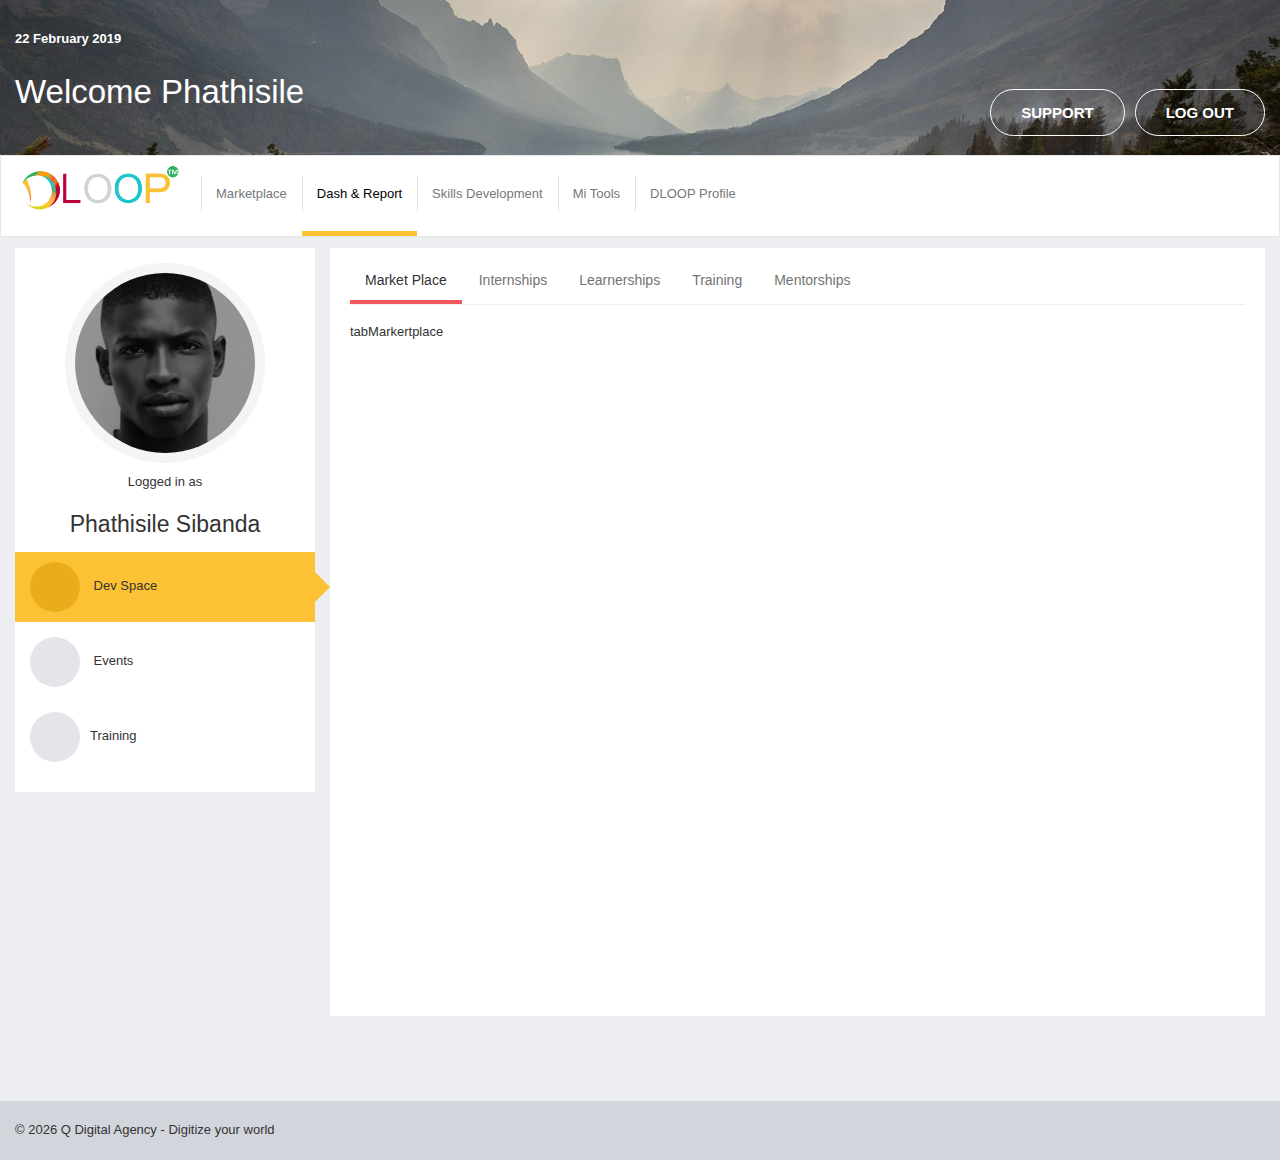
<file: dash-report.html>
<!DOCTYPE html>
<html lang="en">

<head>
  <meta http-equiv="X-UA-Compatible" content="IE=Edge" />
  <meta http-equiv="Content-Type" content="text/html; charset=utf-8" />
  <meta name="viewport" content="width=device-width, initial-scale=1.0" />
  <meta name="author" content="Q Software Systems - Live By The Code" />
  <meta name="description" content="Human Resources Tools For Skills Development & Organisational Development" />
  <meta name="keywords"
    content="Human Resources HR Tools software solutions IT keywords Skills Development Organisation" />
  <meta name="distribution" content="global" />
  <meta name="location" content="South Africa, Johannesburg, Gauteng" />
  <meta name="robots" content="index, follow, all" />
  <meta name="no-archive" content="googlebot" />
  <meta name="MSSmartTagsPreventParsing" content="true" />
  <title>Dloop | Dashboards | Human Resources</title>
  <!-- BEGIN GLOBAL MANDATORY STYLES -->
  <link rel="stylesheet" href="https://use.fontawesome.com/releases/v5.8.1/css/all.css" crossorigin="anonymous" />
  <link href="./styles/bootstrap-v3.min.css" rel="stylesheet" type="text/css" />
  <link href="./styles/components.css" rel="stylesheet" type="text/css" />
  <link href="./styles/plugins.css" rel="stylesheet" type="text/css" />
  <link href="./styles/main.css" rel="stylesheet" type="text/css" />
</head>

<body>
  <!--Header--->
  <div class="header-image-background">
    <div class="container">
      <div class="welcome-text text-white">
        <span class="text-small bold">22 February 2019</span>
        <h1>Welcome Phathisile</h1>
        <a onclick="javascript:window.location='/dplogin/console/LogoffActn.action'"
          class="btn btn-rounded pull-right marg-left-sm">
          <span style="color:white"> LOG OUT </span>
        </a>
        <a href="javascript:notEnabled();" class="btn btn-rounded pull-right">
          <span style="color:white"> SUPPORT </span>
        </a>
      </div>
    </div>
    <nav class="navbar navbar-default">
      <div class="container-fluid">
        <div class="navbar-header">
          <button type="button" class="navbar-toggle collapsed" data-toggle="collapse" data-target="#navigation"
            aria-expanded="false">
            <span class="sr-only">Toggle navigation</span>
            <span class="icon-bar"></span>
            <span class="icon-bar"></span>
            <span class="icon-bar"></span>
          </button>
          <a class="navbar-brand" href="#">
            <img src="./assets/dHR_white.png" alt="DLOOP Logo" class="img-responsive" />
          </a>
        </div>

        <div class="collapse navbar-collapse" id="navigation">
          <ul class="nav navbar-nav">
            <li>
              <a href="./">Marketplace</a>
            </li>
            <li class="active"><a href="/dash-report.html">Dash & Report</a></li>
            <li><a href="skills-development.html">Skills Development</a></li>
            <li><a href="mi-tools.html">Mi Tools</a></li>
            <li><a href="profile.html">DLOOP Profile</a></li>
          </ul>
        </div>
      </div>
    </nav>
  </div>
  <!--//Header--->

  <!-- Content -->
  <div class="main-content container">

    <div class="sidebar bg-white">
      <div class="text-center">
        <img class="user-profile" alt="user image" src="./assets/user.jpg" />
        <p class="text-small text-center marg-top-sm">Logged in as</p>
        <h3 class="text-center">Phathisile Sibanda</h3>
      </div>
      <ul class="nav side-nav">
        <li class="active">
          <i class="nav-icon fas fa-graduation-cap marg-right-sm"></i> 
          Dev Space
        </li>
        <li>
          <i class="nav-icon far fa-calendar-check marg-right-sm"></i> Events
        </li>
        <li>
          <i class="nav-icon fas fa-user-tie marg-right-sm"></i>Training
        </li>
      </ul>
    </div>
    <div class="content-wrapper bg-white">
      <div class="row">
        <div class="col-md-12">
          <div class="profile-content">
            <div class="portlet light">
              <div class="portlet-title">
                <div class="tabbable-line">
                  <ul class="nav nav-tabs">
                    <li id="tabmarkertplaceL2" class="active">
                      <a href="#tabMarkertplace" data-toggle="tab" aria-expanded="true">
                        Market Place
                      </a>
                    </li>
                    <li id="tabInternshipsL2">
                      <a href="#tabInternships" data-toggle="tab" aria-expanded="false">
                          Internships            
                      </a>
                    </li>
                    <li id="tabLearnershipsL2" >
                      <a href="#tabLearnerhips" data-toggle="tab" aria-expanded="false">
                          Learnerships            
                      </a>
                    </li>
                    <li id="tabTrainingL2">
                      <a href="#tabTraining" data-toggle="tab" aria-expanded="false">
                          Training            
                      </a>
                    </li>
                    <li id="tabMentorshipsL2" >
                        <a href="#tabMentorships" data-toggle="tab" aria-expanded="false">
                            Mentorships            
                        </a>
                      </li>
                  </ul>
                </div>
              </div>
              <div class="portlet-body">
                <div class="tab-content">
                  <div class="tab-pane active" id="tabMarkertplace">
                      tabMarkertplace
                  </div>
                  <div class="tab-pane" id="tabInternships">
                      tabInternships
                  </div>
                  <div class="tab-pane" id="tabLearnerhips">
                      tabLearnerhips
                  </div>
                  <div class="tab-pane" id="tabTraining">
                      tabTraining
                  </div>
                  <div class="tab-pane" id="tabMentorships">
                      tabMentorships
                  </div>
                </div>
              </div>
            </div>
          </div>
        </div>
      </div>
    </div>
  </div>
  <footer class="footer container bg-dark--gray">
      <span class="text-small text-gray">&copy; <script>document.write(new Date().getFullYear())</script> Q Digital Agency - Digitize your world</span>
  </footer>
  <!-- jQuery library -->
  <script src="//ajax.googleapis.com/ajax/libs/jquery/1.11.3/jquery.min.js"></script>
  <!-- Bootstrap JS -->
  <script src="//maxcdn.bootstrapcdn.com/bootstrap/3.3.5/js/bootstrap.min.js"></script>
</body>

</html>
</file>
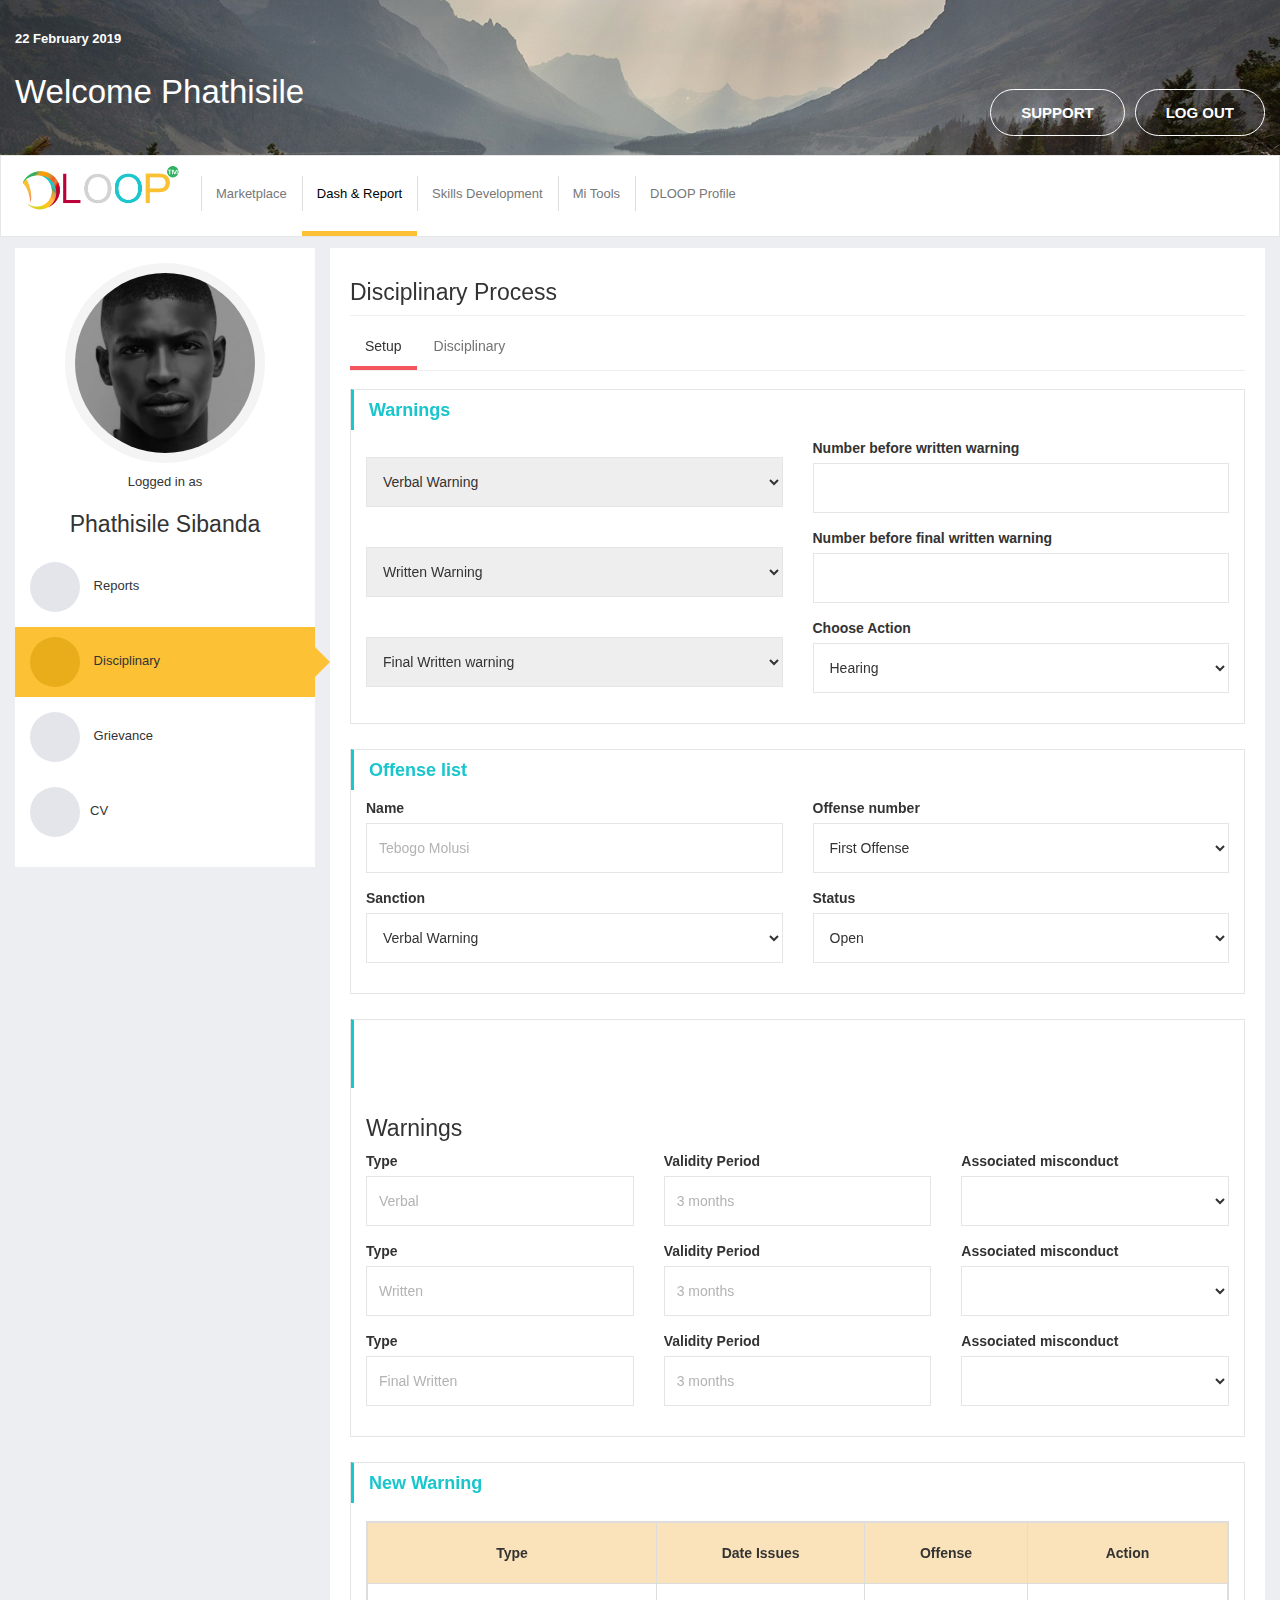
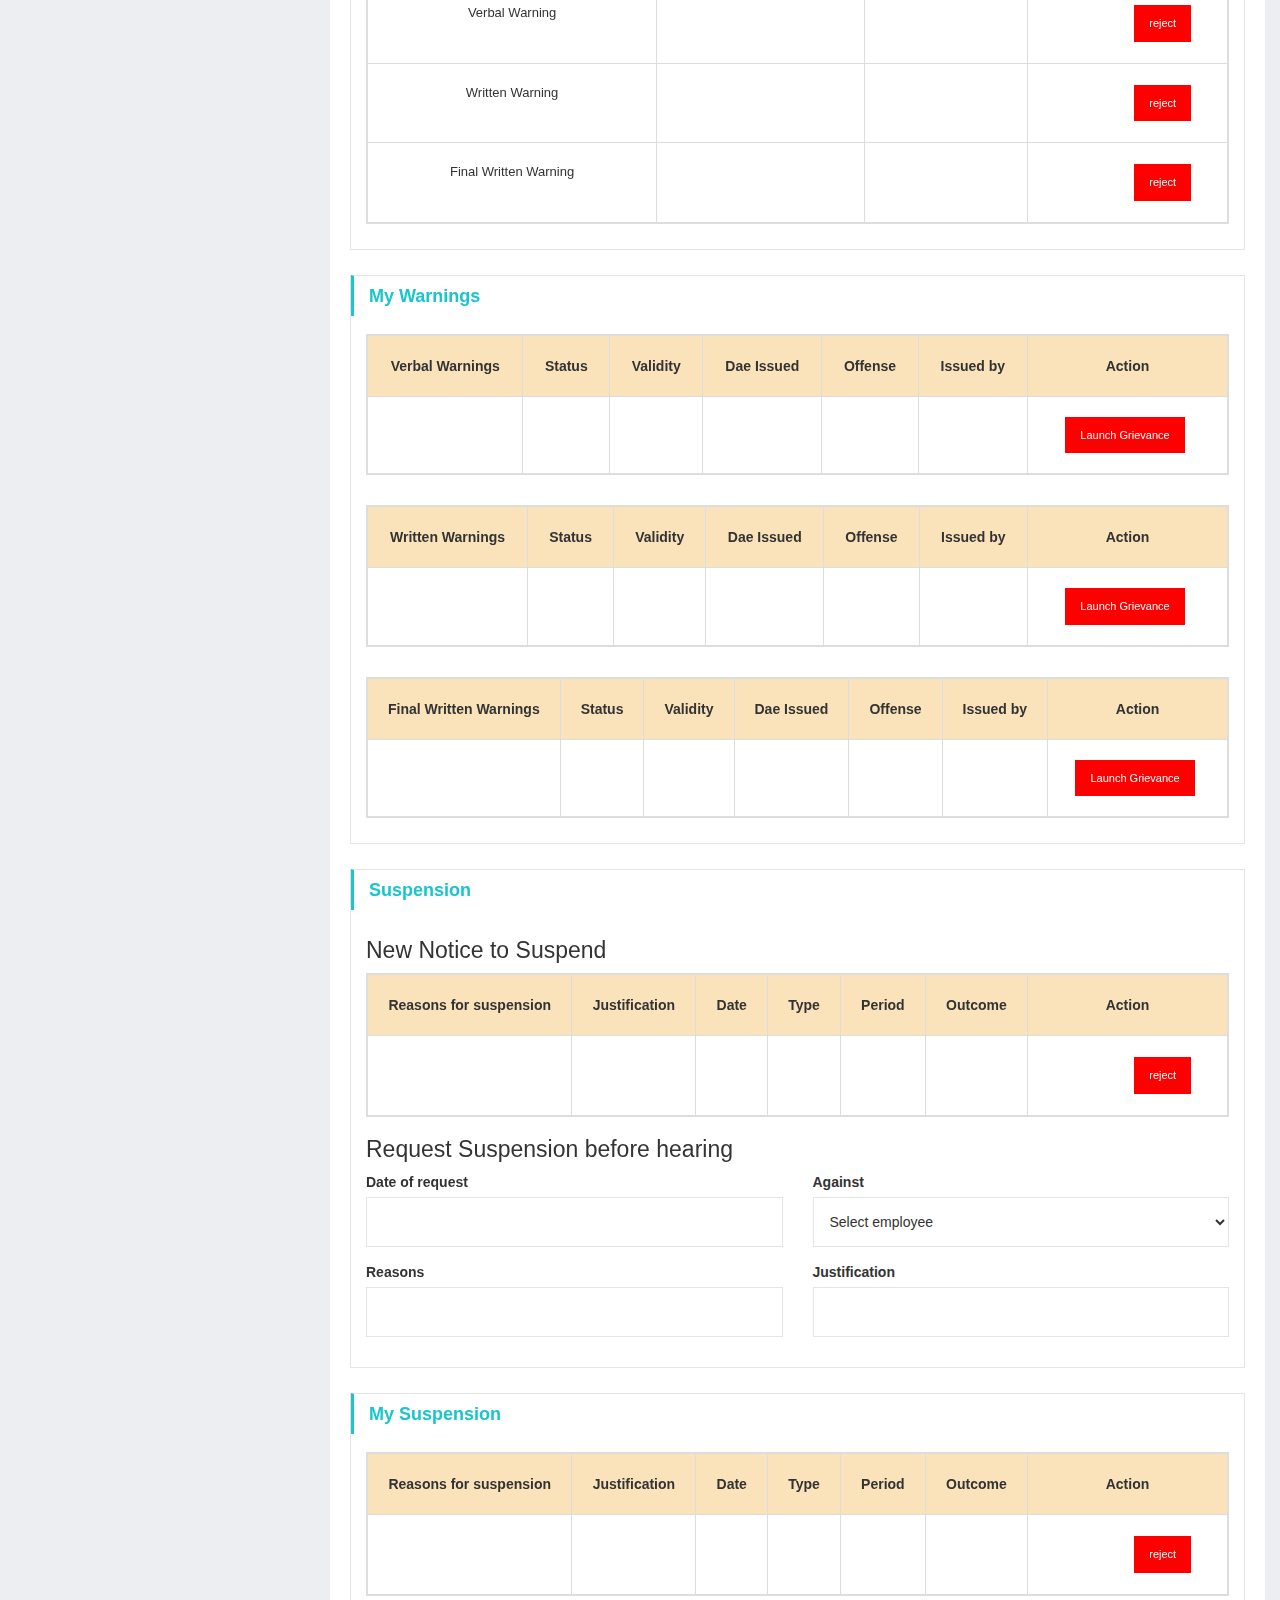
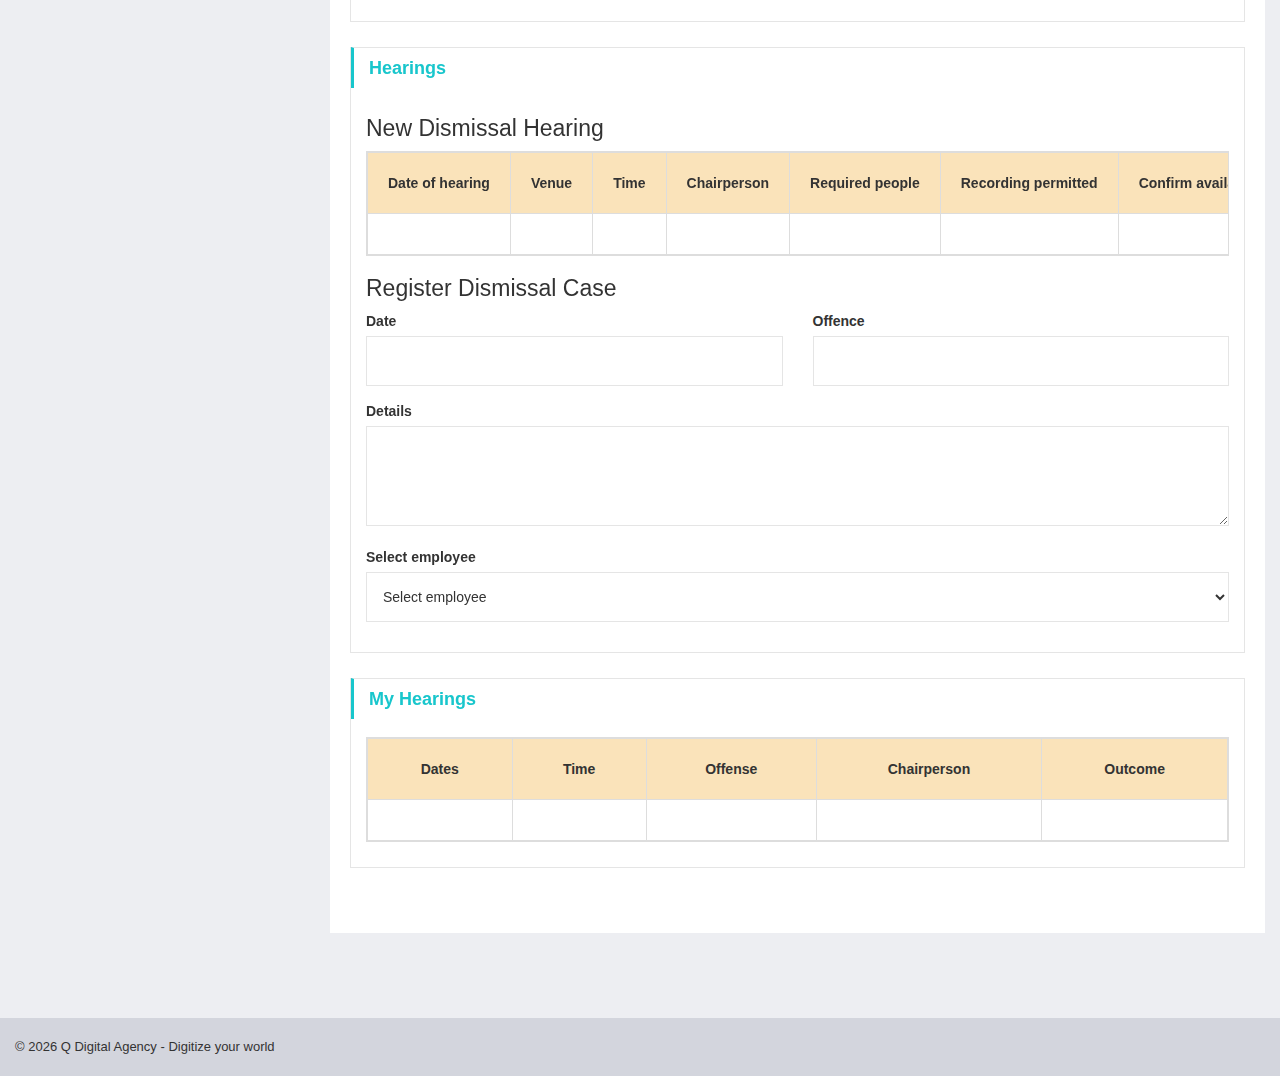
<file: disciplinary.html>
<!DOCTYPE html>
<html lang="en">
  <head>
    <meta http-equiv="X-UA-Compatible" content="IE=Edge" />
    <meta http-equiv="Content-Type" content="text/html; charset=utf-8" />
    <meta name="viewport" content="width=device-width, initial-scale=1.0" />
    <meta name="author" content="Q Software Systems - Live By The Code" />
    <meta
      name="description"
      content="Human Resources Tools For Skills Development & Organisational Development"
    />
    <meta
      name="keywords"
      content="Human Resources HR Tools software solutions IT keywords Skills Development Organisation"
    />
    <meta name="distribution" content="global" />
    <meta name="location" content="South Africa, Johannesburg, Gauteng" />
    <meta name="robots" content="index, follow, all" />
    <meta name="no-archive" content="googlebot" />
    <meta name="MSSmartTagsPreventParsing" content="true" />
    <title>Dloop | Dashboards | Human Resources</title>
    <!-- BEGIN GLOBAL MANDATORY STYLES -->
    <link
      rel="stylesheet"
      href="https://use.fontawesome.com/releases/v5.8.1/css/all.css"
      crossorigin="anonymous"
    />
    <link
      href="./styles/bootstrap-v3.min.css"
      rel="stylesheet"
      type="text/css"
    />
    <link href="./styles/components.css" rel="stylesheet" type="text/css" />
    <link href="./styles/plugins.css" rel="stylesheet" type="text/css" />
    <link href="./styles/main.css" rel="stylesheet" type="text/css" />
  </head>

  <body>
    <!--Header--->
    <div class="header-image-background">
      <div class="container">
        <div class="welcome-text text-white">
          <span class="text-small bold">22 February 2019</span>
          <h1>Welcome Phathisile</h1>
          <a
            onclick="javascript:window.location='/dplogin/console/LogoffActn.action'"
            class="btn btn-rounded pull-right marg-left-sm"
          >
            <span style="color:white"> LOG OUT </span>
          </a>
          <a href="javascript:notEnabled();" class="btn btn-rounded pull-right">
            <span style="color:white"> SUPPORT </span>
          </a>
        </div>
      </div>
      <nav class="navbar navbar-default">
        <div class="container-fluid">
          <div class="navbar-header">
            <button
              type="button"
              class="navbar-toggle collapsed"
              data-toggle="collapse"
              data-target="#navigation"
              aria-expanded="false"
            >
              <span class="sr-only">Toggle navigation</span>
              <span class="icon-bar"></span>
              <span class="icon-bar"></span>
              <span class="icon-bar"></span>
            </button>
            <a class="navbar-brand" href="#">
              <img
                src="./assets/dHR_white.png"
                alt="DLOOP Logo"
                class="img-responsive"
              />
            </a>
          </div>

          <div class="collapse navbar-collapse" id="navigation">
            <ul class="nav navbar-nav">
              <li>
                <a href="./">Marketplace</a>
              </li>
              <li class="active">
                <a href="/dash-report.html">Dash & Report</a>
              </li>
              <li><a href="skills-development.html">Skills Development</a></li>
              <li><a href="mi-tools.html">Mi Tools</a></li>
              <li><a href="profile.html">DLOOP Profile</a></li>
            </ul>
          </div>
        </div>
      </nav>
    </div>
    <!--//Header--->

    <!-- Content -->
    <div class="main-content container">
      <div class="sidebar bg-white">
        <div class="text-center">
          <img class="user-profile" alt="user image" src="./assets/user.jpg" />
          <p class="text-small text-center marg-top-sm">Logged in as</p>
          <h3 class="text-center">Phathisile Sibanda</h3>
        </div>
        <ul class="nav side-nav">
          <li>
            <i class="nav-icon far fa-calendar-check marg-right-sm"></i> Reports
          </li>
          <li class="active">
            <a href="./disciplinary.html">
              <i class="nav-icon fas fa-graduation-cap marg-right-sm"></i>
              Disciplinary
            </a>
          </li>
          <li>
            <a href="./grievances.html">
              <i class="nav-icon fas fa-graduation-cap marg-right-sm"></i>
              Grievance
            </a>
          </li>
          <li>
            <a href="./CV.html">
              <i class="nav-icon fas fa-user-tie marg-right-sm"></i>CV
            </a>
          </li>
        </ul>
      </div>
      <div class="content-wrapper bg-white">
        <div class="row">
          <div class="col-md-12">
            <div class="profile-content">
              <div class="portlet light">
                <div class="portlet-title">
                  <h3>Disciplinary Process</h3>
                </div>
                <div class="portlet-title">
                  <div class="tabbable-line">
                    <ul class="nav nav-tabs">
                      <li id="setupTab" class="active">
                        <a href="#setup" data-toggle="tab" aria-expanded="true">
                          Setup
                        </a>
                      </li>
                      <li id="disciplinaryTab">
                        <a
                          href="#disciplinary"
                          data-toggle="tab"
                          aria-expanded="false"
                        >
                          Disciplinary
                        </a>
                      </li>
                    </ul>
                  </div>
                </div>
                <div class="portlet-body">
                  <div class="tab-content">
                    <div class="tab-pane active" id="setup">
                      <div class="portlet box grey">
                        <div class="portlet-title">
                          <div class="caption bold">
                            Warnings
                          </div>
                        </div>
                        <div class="portlet-body">
                          <div class="row">
                            <div class="col-sm-6">
                              <div class="form-group">
                                <label></label>
                                <select disabled class="form-control">
                                  <option>Verbal Warning</option>
                                </select>
                              </div>
                            </div>
                            <div class="col-sm-6">
                              <div class="form-group">
                                <label>Number before written warning</label>
                                <input class="form-control" type="number" />
                              </div>
                            </div>
                          </div>
                          <div class="row">
                            <div class="col-sm-6">
                              <div class="form-group">
                                <label></label>
                                <select disabled class="form-control">
                                  <option>Written Warning</option>
                                </select>
                              </div>
                            </div>
                            <div class="col-sm-6">
                              <div class="form-group">
                                <label
                                  >Number before final written warning</label
                                >
                                <input class="form-control" type="number" />
                              </div>
                            </div>
                          </div>
                          <div class="row">
                            <div class="col-sm-6">
                              <div class="form-group">
                                <label></label>
                                <select disabled class="form-control">
                                  <option>Final Written warning</option>
                                </select>
                              </div>
                            </div>
                            <div class="col-sm-6">
                              <div class="form-group">
                                <label>Choose Action</label>
                                <select class="form-control">
                                  <option>Hearing</option>
                                  <option>Arbitration</option>
                                  <option>Conciliation</option>
                                  <option>Labour Court</option>
                                </select>
                              </div>
                            </div>
                          </div>
                        </div>
                      </div>

                      <div class="portlet box grey">
                        <div class="portlet-title">
                          <div class="caption bold">
                            Offense list
                          </div>
                        </div>
                        <div class="portlet-body">
                          <div class="row">
                            <div class="col-sm-6">
                              <div class="form-group">
                                <label>Name</label>
                                <input
                                  class="form-control"
                                  type="text"
                                  placeholder="Tebogo Molusi"
                                />
                              </div>
                            </div>
                            <div class="col-sm-6">
                              <div class="form-group">
                                <label>Offense number</label>
                                <select class="form-control">
                                  <option>First Offense</option>
                                  <option>Second Offense</option>
                                  <option>Third Offense</option>
                                  <option>Fourth Offense</option>
                                </select>
                              </div>
                            </div>
                          </div>
                          <div class="row">
                            <div class="col-sm-6">
                              <div class="form-group">
                                <label>Sanction</label>
                                <select class="form-control">
                                  <option>Verbal Warning</option>
                                  <option>Written warning</option>
                                  <option>Final written warning</option>
                                  <option>Dismissal hearing</option>
                                </select>
                              </div>
                            </div>
                            <div class="col-sm-6">
                              <div class="form-group">
                                <label>Status</label>
                                <select class="form-control">
                                  <option>Open</option>
                                  <option>On Hold</option>
                                  <option>Clossed</option>
                                </select>
                              </div>
                            </div>
                          </div>
                        </div>
                      </div>

                      <div class="portlet box grey">
                        <div class="portlet-title">
                          <div class="caption">
                            <button class="btn btn-secondary" type="button">
                              Add more
                            </button>
                          </div>
                        </div>
                        <div class="portlet-body">
                          <h3>Warnings</h3>
                          <div class="row">
                            <div class="col-sm-4">
                              <div class="form-group">
                                <label>Type</label>
                                <input
                                  class="form-control"
                                  type="text"
                                  placeholder="Verbal"
                                />
                              </div>
                            </div>
                            <div class="col-sm-4">
                              <div class="form-group">
                                <label>Validity Period</label>
                                <input
                                  class="form-control"
                                  type="text"
                                  placeholder="3 months"
                                />
                              </div>
                            </div>
                            <div class="col-sm-4">
                              <div class="form-group">
                                <label>Associated misconduct</label>
                                <select class="form-control">
                                  <option disabled hidden
                                    >Select from list</option
                                  >
                                </select>
                              </div>
                            </div>
                          </div>
                          <div class="row">
                            <div class="col-sm-4">
                              <div class="form-group">
                                <label>Type</label>
                                <input
                                  class="form-control"
                                  type="text"
                                  placeholder="Written"
                                />
                              </div>
                            </div>
                            <div class="col-sm-4">
                              <div class="form-group">
                                <label>Validity Period</label>
                                <input
                                  class="form-control"
                                  type="text"
                                  placeholder="3 months"
                                />
                              </div>
                            </div>
                            <div class="col-sm-4">
                              <div class="form-group">
                                <label>Associated misconduct</label>
                                <select class="form-control">
                                  <option disabled hidden
                                    >Select from list</option
                                  >
                                </select>
                              </div>
                            </div>
                          </div>
                          <div class="row">
                            <div class="col-sm-4">
                              <div class="form-group">
                                <label>Type</label>
                                <input
                                  class="form-control"
                                  type="text"
                                  placeholder="Final Written"
                                />
                              </div>
                            </div>
                            <div class="col-sm-4">
                              <div class="form-group">
                                <label>Validity Period</label>
                                <input
                                  class="form-control"
                                  type="text"
                                  placeholder="3 months"
                                />
                              </div>
                            </div>
                            <div class="col-sm-4">
                              <div class="form-group">
                                <label>Associated misconduct</label>
                                <select class="form-control">
                                  <option disabled hidden
                                    >Select from list</option
                                  >
                                </select>
                              </div>
                            </div>
                          </div>
                        </div>
                      </div>
                    </div>
                    <div class="tab-pane active" id="disciplinary">
                      <div class="portlet box grey">
                        <div class="portlet-title">
                          <div class="caption bold">
                            New Warning
                          </div>
                        </div>
                        <div class="portlet-body">
                          <div class="table-scrollable marg-bottom-sm">
                            <table class="table table-bordered table-hover">
                              <thead>
                                <tr class="bg-light--gold">
                                  <th>Type</th>
                                  <th>Date Issues</th>
                                  <th>Offense</th>
                                  <th>Action</th>
                                </tr>
                              </thead>
                              <tbody>
                                <tr>
                                  <td class="text-center">
                                    Verbal Warning
                                  </td>
                                  <td></td>
                                  <td></td>
                                  <td class="text-center" style="width: 200px;">
                                    <a
                                      class="btn btn-xs btn-primary"
                                      href="javascript:;"
                                    >
                                      accept
                                    </a>
                                    <a
                                      class="btn btn-xs btn-danger"
                                      href="javascript:;"
                                    >
                                      reject
                                    </a>
                                  </td>
                                </tr>
                                <tr>
                                  <td class="text-center">
                                    Written Warning
                                  </td>
                                  <td></td>
                                  <td></td>
                                  <td class="text-center" style="width: 200px;">
                                    <a
                                      class="btn btn-xs btn-primary"
                                      href="javascript:;"
                                    >
                                      accept
                                    </a>
                                    <a
                                      class="btn btn-xs btn-danger"
                                      href="javascript:;"
                                    >
                                      reject
                                    </a>
                                  </td>
                                </tr>
                                <tr>
                                  <td class="text-center">
                                    Final Written Warning
                                  </td>
                                  <td></td>
                                  <td></td>
                                  <td class="text-center" style="width: 200px;">
                                    <a
                                      class="btn btn-xs btn-primary"
                                      href="javascript:;"
                                    >
                                      accept
                                    </a>
                                    <a
                                      class="btn btn-xs btn-danger"
                                      href="javascript:;"
                                    >
                                      reject
                                    </a>
                                  </td>
                                </tr>
                              </tbody>
                            </table>
                          </div>
                        </div>
                      </div>
                      <div class="portlet box grey">
                        <div class="portlet-title">
                          <div class="caption bold">
                            My Warnings
                          </div>
                        </div>
                        <div class="portlet-body">
                          <div class="table-scrollable marg-bottom-sm">
                            <table class="table table-bordered table-hover">
                              <thead>
                                <tr class="bg-light--gold">
                                  <th>Verbal Warnings</th>
                                  <th>Status</th>
                                  <th>Validity</th>
                                  <th>Dae Issued</th>
                                  <th>Offense</th>
                                  <th>Issued by</th>
                                  <th>Action</th>
                                </tr>
                              </thead>
                              <tbody>
                                <tr>
                                  <td></td>
                                  <td></td>
                                  <td></td>
                                  <td></td>
                                  <td></td>
                                  <td></td>
                                  <td class="text-center" style="width: 200px;">
                                    <a
                                      class="btn btn-xs btn-danger"
                                      href="javascript:;"
                                    >
                                      Launch Grievance
                                    </a>
                                  </td>
                                </tr>
                              </tbody>
                            </table>
                          </div>
                          <div class="table-scrollable marg-top-lg">
                            <table class="table table-bordered table-hover">
                              <thead>
                                <tr class="bg-light--gold">
                                  <th>Written Warnings</th>
                                  <th>Status</th>
                                  <th>Validity</th>
                                  <th>Dae Issued</th>
                                  <th>Offense</th>
                                  <th>Issued by</th>
                                  <th>Action</th>
                                </tr>
                              </thead>
                              <tbody>
                                <tr>
                                  <td></td>
                                  <td></td>
                                  <td></td>
                                  <td></td>
                                  <td></td>
                                  <td></td>
                                  <td class="text-center" style="width: 200px;">
                                    <a
                                      class="btn btn-xs btn-danger"
                                      href="javascript:;"
                                    >
                                      Launch Grievance
                                    </a>
                                  </td>
                                </tr>
                              </tbody>
                            </table>
                          </div>
                          <div class="table-scrollable marg-top-lg">
                            <table class="table table-bordered table-hover">
                              <thead>
                                <tr class="bg-light--gold">
                                  <th>Final Written Warnings</th>
                                  <th>Status</th>
                                  <th>Validity</th>
                                  <th>Dae Issued</th>
                                  <th>Offense</th>
                                  <th>Issued by</th>
                                  <th>Action</th>
                                </tr>
                              </thead>
                              <tbody>
                                <tr>
                                  <td></td>
                                  <td></td>
                                  <td></td>
                                  <td></td>
                                  <td></td>
                                  <td></td>
                                  <td class="text-center" style="width: 200px;">
                                    <a
                                      class="btn btn-xs btn-danger"
                                      href="javascript:;"
                                    >
                                      Launch Grievance
                                    </a>
                                  </td>
                                </tr>
                              </tbody>
                            </table>
                          </div>
                        </div>
                      </div>
                      <div class="portlet box grey">
                        <div class="portlet-title">
                          <div class="caption bold">
                            Suspension
                          </div>
                        </div>
                        <div class="portlet-body">
                          <h3>New Notice to Suspend</h3>
                          <div class="table-scrollable marg-bottom-sm">
                            <table class="table table-bordered table-hover">
                              <thead>
                                <tr class="bg-light--gold">
                                  <th>Reasons for suspension</th>
                                  <th>Justification</th>
                                  <th>Date</th>
                                  <th>Type</th>
                                  <th>Period</th>
                                  <th>Outcome</th>
                                  <th>Action</th>
                                </tr>
                              </thead>
                              <tbody>
                                <tr>
                                  <td></td>
                                  <td></td>
                                  <td></td>
                                  <td></td>
                                  <td></td>
                                  <td></td>
                                  <td class="text-center" style="width: 200px;">
                                    <a
                                      class="btn btn-xs btn-primary"
                                      href="javascript:;"
                                    >
                                      accept
                                    </a>
                                    <a
                                      class="btn btn-xs btn-danger"
                                      href="javascript:;"
                                    >
                                      reject
                                    </a>
                                  </td>
                                </tr>
                              </tbody>
                            </table>
                          </div>
                          <h3>Request Suspension before hearing</h3>
                          <div class="row">
                            <div class="col-sm-6">
                              <div class="form-group">
                                <label>Date of request</label>
                                <input class="form-control" />
                              </div>
                            </div>
                            <div class="col-sm-6">
                              <div class="form-group">
                                <label>Against</label>
                                <select class="form-control">
                                  <option>Select employee</option>
                                </select>
                              </div>
                            </div>
                            <div class="col-sm-6">
                              <div class="form-group">
                                <label>Reasons</label>
                                <input class="form-control" />
                              </div>
                            </div>
                            <div class="col-sm-6">
                              <div class="form-group">
                                <label>Justification</label>
                                <input class="form-control" />
                              </div>
                            </div>
                          </div>
                        </div>
                      </div>
                      <div class="portlet box grey">
                        <div class="portlet-title">
                          <div class="caption bold">
                            My Suspension
                          </div>
                        </div>
                        <div class="portlet-body">
                          <div class="table-scrollable marg-to-lg">
                            <table class="table table-bordered table-hover">
                              <thead>
                                <tr class="bg-light--gold">
                                  <th>Reasons for suspension</th>
                                  <th>Justification</th>
                                  <th>Date</th>
                                  <th>Type</th>
                                  <th>Period</th>
                                  <th>Outcome</th>
                                  <th>Action</th>
                                </tr>
                              </thead>
                              <tbody>
                                <tr>
                                  <td></td>
                                  <td></td>
                                  <td></td>
                                  <td></td>
                                  <td></td>
                                  <td></td>
                                  <td class="text-center" style="width: 200px;">
                                    <a
                                      class="btn btn-xs btn-primary"
                                      href="javascript:;"
                                    >
                                      accept
                                    </a>
                                    <a
                                      class="btn btn-xs btn-danger"
                                      href="javascript:;"
                                    >
                                      reject
                                    </a>
                                  </td>
                                </tr>
                              </tbody>
                            </table>
                          </div>
                        </div>
                      </div>
                      <div class="portlet box grey">
                        <div class="portlet-title">
                          <div class="caption bold">
                            Hearings
                          </div>
                        </div>
                        <div class="portlet-body">
                          <h3>New Dismissal Hearing</h3>
                          <div class="table-scrollable marg-to-lg">
                            <table class="table table-bordered table-hover">
                              <thead>
                                <tr class="bg-light--gold">
                                  <th>Date of hearing</th>
                                  <th>Venue</th>
                                  <th>Time</th>
                                  <th>Chairperson</th>
                                  <th>Required people</th>
                                  <th>Recording permitted</th>
                                  <th>Confirm availability</th>
                                  <th>Outcome</th>
                                </tr>
                              </thead>
                              <tbody>
                                <tr>
                                  <td></td>
                                  <td></td>
                                  <td></td>
                                  <td></td>
                                  <td></td>
                                  <td></td>
                                  <td></td>
                                </tr>
                              </tbody>
                            </table>
                          </div>
                          <h3>Register Dismissal Case</h3>
                          <div class="row">
                            <div class="col-sm-6">
                               <div class="form-group">
                                 <label>Date</label>
                                 <input class="form-control">
                               </div>
                            </div>
                            <div class="col-sm-6">
                                <div class="form-group">
                                  <label>Offence</label>
                                  <input class="form-control">
                                </div>
                             </div>
                             <div class="col-sm-12">
                                 <div class="form-group">
                                     <label>Details</label>
                                     <textarea class="form-control" placeholder="details"> </textarea>
                                   </div>
                             </div>
                            <div class="col-sm-12">
                                <div class="form-group">
                                    <label>Select employee</label>
                                    <select class="form-control" >
                                      <option>Select employee</option>
                                      </select>
                                  </div>
                            </div>
                 
                          </div>
                        </div>
                      </div>
                      <div class="portlet box grey">
                          <div class="portlet-title">
                            <div class="caption bold">
                            My Hearings
                            </div>
                          </div>
                          <div class="portlet-body">
                              <div class="table-scrollable marg-to-lg">
                                  <table class="table table-bordered table-hover">
                                    <thead>
                                      <tr class="bg-light--gold">
                                        <th>Dates</th>
                                        <th>Time</th>
                                        <th>Offense</th>
                                        <th>Chairperson</th>
                                        <th>Outcome</th>
                                      </tr>
                                    </thead>
                                    <tbody>
                                      <tr>
                                        <td></td>
                                        <td></td>
                                        <td></td>
                                        <td></td>
                                        <td></td>
                                      </tr>
                                    </tbody>
                                  </table>
                                </div>
                          </div>
                          </div>
                    </div>
                  </div>
                </div>
              </div>
            </div>
          </div>
        </div>
      </div>
    </div>
    <footer class="footer container bg-dark--gray">
      <span class="text-small text-gray"
        >&copy;
        <script>
          document.write(new Date().getFullYear());
        </script>
        Q Digital Agency - Digitize your world</span
      >
    </footer>
    <!-- jQuery library -->
    <script src="//ajax.googleapis.com/ajax/libs/jquery/1.11.3/jquery.min.js"></script>
    <!-- Bootstrap JS -->
    <script src="//maxcdn.bootstrapcdn.com/bootstrap/3.3.5/js/bootstrap.min.js"></script>
  </body>
</html>
</file>
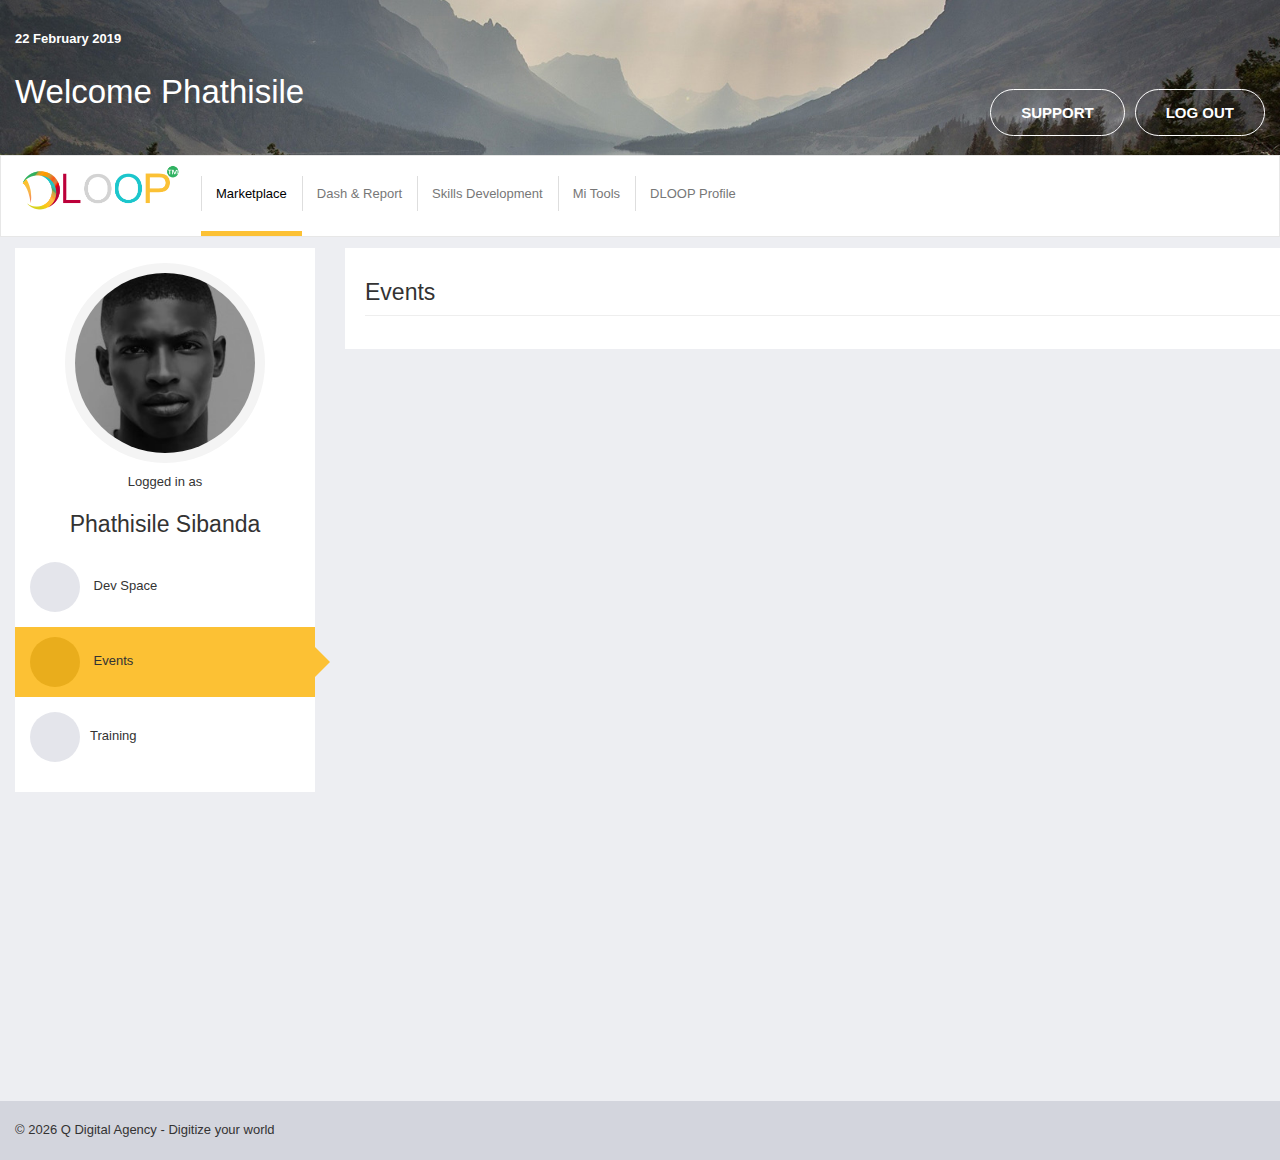
<file: events.html>
<!DOCTYPE html>
<html lang="en">

<head>
  <meta http-equiv="X-UA-Compatible" content="IE=Edge" />
  <meta http-equiv="Content-Type" content="text/html; charset=utf-8" />
  <meta name="viewport" content="width=device-width, initial-scale=1.0" />
  <meta name="author" content="Q Software Systems - Live By The Code" />
  <meta name="description" content="Human Resources Tools For Skills Development & Organisational Development" />
  <meta name="keywords"
    content="Human Resources HR Tools software solutions IT keywords Skills Development Organisation" />
  <meta name="distribution" content="global" />
  <meta name="location" content="South Africa, Johannesburg, Gauteng" />
  <meta name="robots" content="index, follow, all" />
  <meta name="no-archive" content="googlebot" />
  <meta name="MSSmartTagsPreventParsing" content="true" />
  <title>Dloop | Dashboards | Human Resources</title>
  <!-- BEGIN GLOBAL MANDATORY STYLES -->
  <link rel="stylesheet" href="https://use.fontawesome.com/releases/v5.8.1/css/all.css" crossorigin="anonymous" />
  <link href="./styles/bootstrap-v3.min.css" rel="stylesheet" type="text/css" />
  <link href="./styles/components.css" rel="stylesheet" type="text/css" />
  <link href="./styles/plugins.css" rel="stylesheet" type="text/css" />
  <link href="./styles/main.css" rel="stylesheet" type="text/css" />
</head>

<body>
  <!--Header--->
  <div class="header-image-background">
    <div class="container">
      <div class="welcome-text text-white">
        <span class="text-small bold">22 February 2019</span>
        <h1>Welcome Phathisile</h1>
        <a onclick="javascript:window.location='/dplogin/console/LogoffActn.action'"
          class="btn btn-rounded pull-right marg-left-sm">
          <span style="color:white"> LOG OUT </span>
        </a>
        <a href="javascript:notEnabled();" class="btn btn-rounded pull-right">
          <span style="color:white"> SUPPORT </span>
        </a>
      </div>
    </div>
    <nav class="navbar navbar-default">
      <div class="container-fluid">
        <div class="navbar-header">
          <button type="button" class="navbar-toggle collapsed" data-toggle="collapse" data-target="#navigation"
            aria-expanded="false">
            <span class="sr-only">Toggle navigation</span>
            <span class="icon-bar"></span>
            <span class="icon-bar"></span>
            <span class="icon-bar"></span>
          </button>
          <a class="navbar-brand" href="#">
            <img src="./assets/dHR_white.png" alt="DLOOP Logo" class="img-responsive" />
          </a>
        </div>

        <div class="collapse navbar-collapse" id="navigation">
          <ul class="nav navbar-nav">
            <li class="active">
              <a href="./">Marketplace <span class="sr-only">(current)</span></a>
            </li>
            <li><a href="dash-report.html">Dash & Report</a></li>
            <li><a href="skills-development.html">Skills Development</a></li>
            <li><a href="mi-tools.html">Mi Tools</a></li>
            <li><a href="profile.html">DLOOP Profile</a></li>
          </ul>
        </div>
      </div>
    </nav>
  </div>
  <!--//Header--->

  <!-- Content -->
  <div class="main-content container">

    <div class="sidebar bg-white  col-lg-2 col-md-3 col-sm-4">
      <div class="text-center">
        <img class="user-profile" alt="user image" src="./assets/user.jpg" />
        <p class="text-small text-center marg-top-sm">Logged in as</p>
        <h3 class="text-center">Phathisile Sibanda</h3>
      </div>
      <ul class="nav side-nav">
        <li>
          <a href="./">
            <i class="nav-icon fas fa-graduation-cap marg-right-sm"></i> 
             Dev Space
          </a>
        </li>
        <li class="active">
          <a href="./events.html">
            <i class="nav-icon far fa-calendar-check marg-right-sm"></i> Events
          </a>
        </li>
        <li>
          <a href="./training.html">
            <i class="nav-icon fas fa-user-tie marg-right-sm"></i>Training
          </a>
        </li>
      </ul>
    </div>
    <div class="content-wrapper  col-lg-10 col-md-9 col-sm-8">
      <div class="row">
        <div class="col-md-12">
          <div class="profile-content">
            <div class="portlet light">
              <div class="portlet-title">
                <h3>Events</h3>
              </div>
              <div class="portlet-body">

              </div>
            </div>
          </div>
        </div>
      </div>
    </div>
  </div>
  <footer class="footer container bg-dark--gray">
      <span class="text-small text-gray">&copy; <script>document.write(new Date().getFullYear())</script> Q Digital Agency - Digitize your world</span>
  </footer>
  <!-- jQuery library -->
  <script src="//ajax.googleapis.com/ajax/libs/jquery/1.11.3/jquery.min.js"></script>
  <!-- Bootstrap JS -->
  <script src="//maxcdn.bootstrapcdn.com/bootstrap/3.3.5/js/bootstrap.min.js"></script>
</body>

</html>
</file>
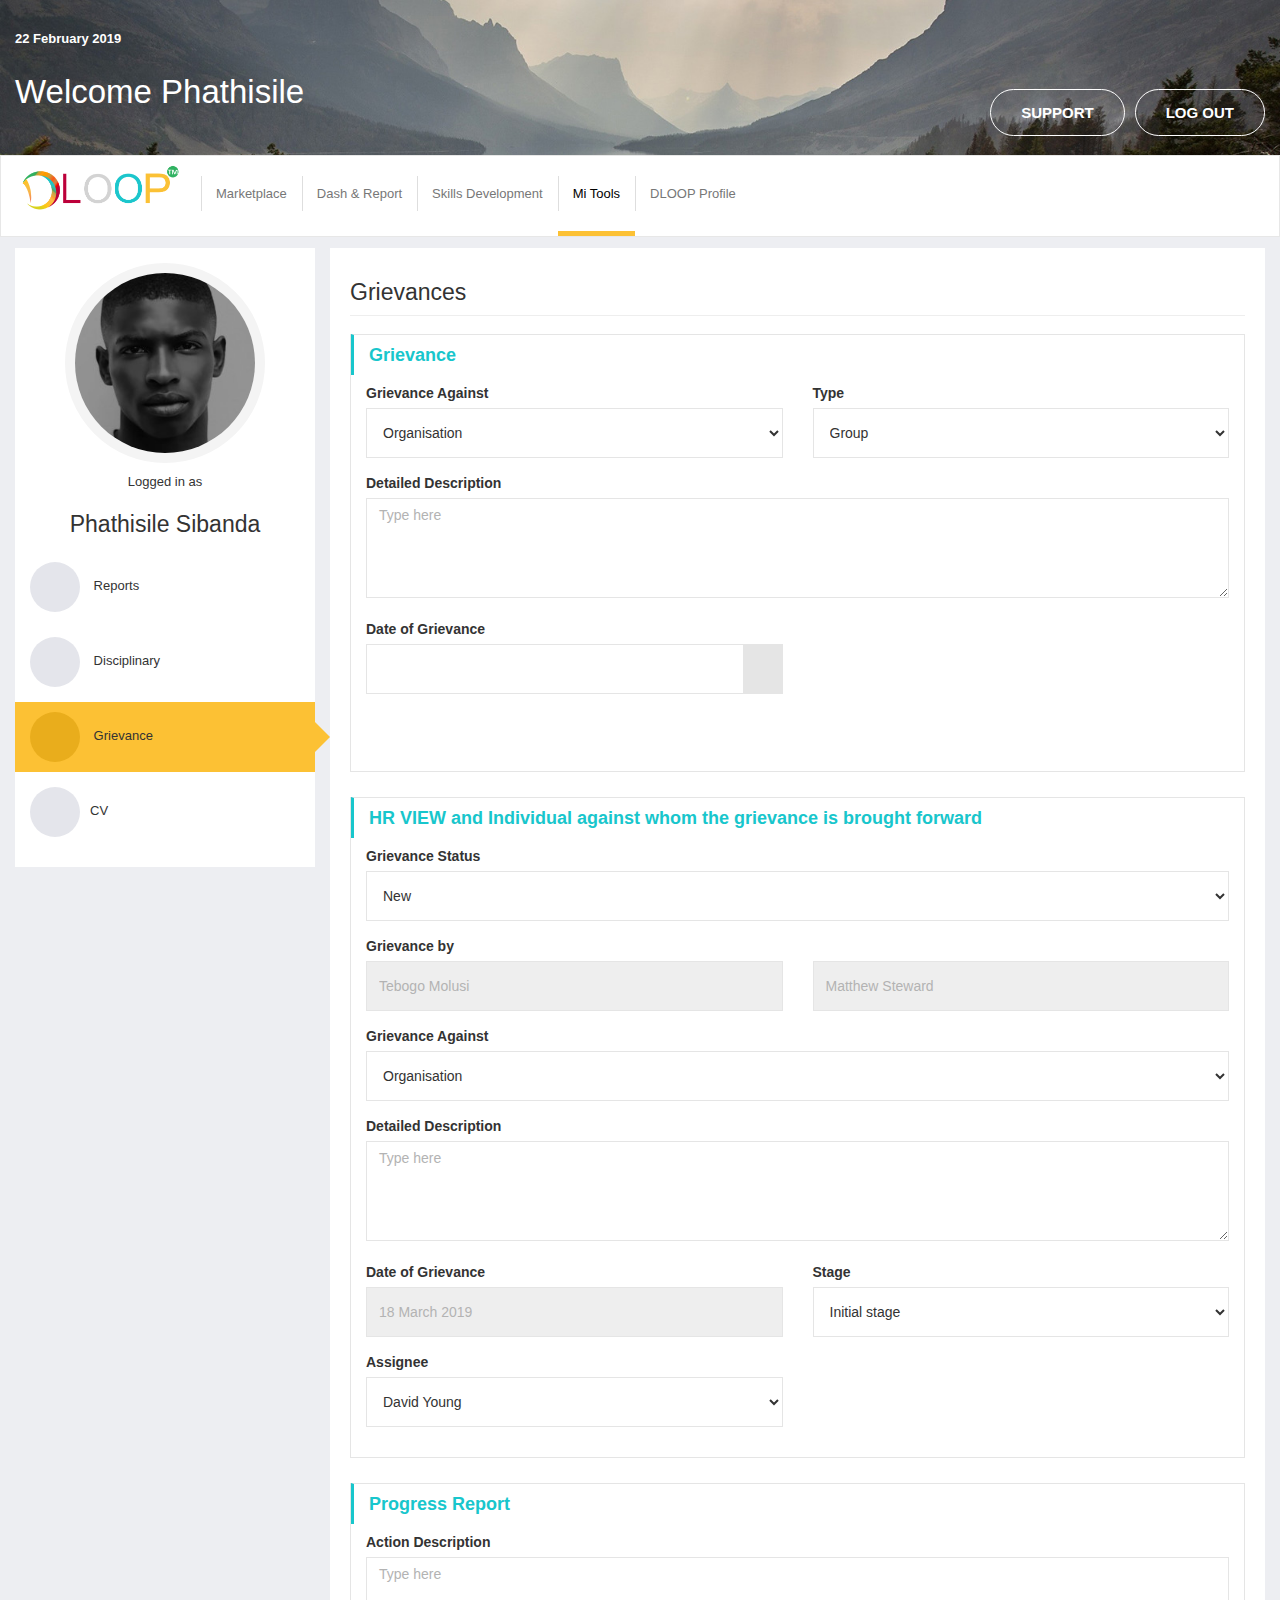
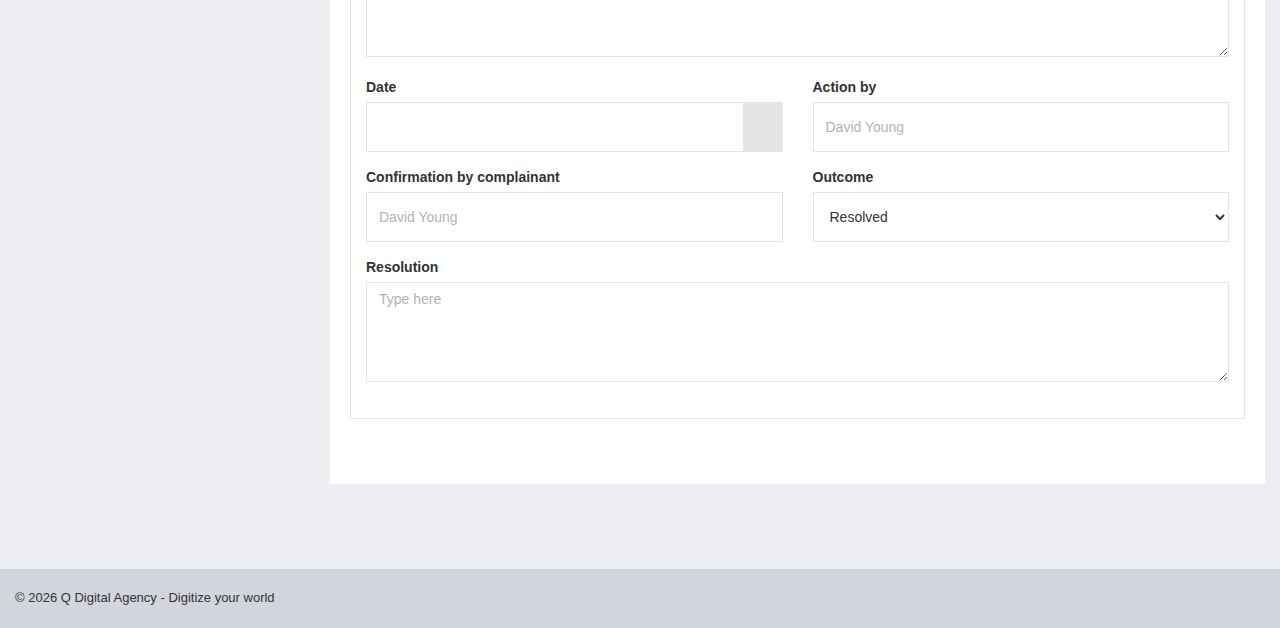
<file: grievances.html>
<!DOCTYPE html>
<html lang="en">

<head>
  <meta http-equiv="X-UA-Compatible" content="IE=Edge" />
  <meta http-equiv="Content-Type" content="text/html; charset=utf-8" />
  <meta name="viewport" content="width=device-width, initial-scale=1.0" />
  <meta name="author" content="Q Software Systems - Live By The Code" />
  <meta name="description" content="Human Resources Tools For Skills Development & Organisational Development" />
  <meta name="keywords"
    content="Human Resources HR Tools software solutions IT keywords Skills Development Organisation" />
  <meta name="distribution" content="global" />
  <meta name="location" content="South Africa, Johannesburg, Gauteng" />
  <meta name="robots" content="index, follow, all" />
  <meta name="no-archive" content="googlebot" />
  <meta name="MSSmartTagsPreventParsing" content="true" />
  <title>Dloop | Dashboards | Human Resources</title>
  <!-- BEGIN GLOBAL MANDATORY STYLES -->
  <link rel="stylesheet" href="https://use.fontawesome.com/releases/v5.8.1/css/all.css" crossorigin="anonymous" />
  <link href="./styles/bootstrap-v3.min.css" rel="stylesheet" type="text/css" />
  <link href="./styles/components.css" rel="stylesheet" type="text/css" />
  <link href="./styles/plugins.css" rel="stylesheet" type="text/css" />
  <link href="./styles/main.css" rel="stylesheet" type="text/css" />
</head>

<body>
  <!--Header--->
  <div class="header-image-background">
    <div class="container">
      <div class="welcome-text text-white">
        <span class="text-small bold">22 February 2019</span>
        <h1>Welcome Phathisile</h1>
        <a onclick="javascript:window.location='/dplogin/console/LogoffActn.action'"
          class="btn btn-rounded pull-right marg-left-sm">
          <span style="color:white"> LOG OUT </span>
        </a>
        <a href="javascript:notEnabled();" class="btn btn-rounded pull-right">
          <span style="color:white"> SUPPORT </span>
        </a>
      </div>
    </div>
    <nav class="navbar navbar-default">
      <div class="container-fluid">
        <div class="navbar-header">
          <button type="button" class="navbar-toggle collapsed" data-toggle="collapse" data-target="#navigation"
            aria-expanded="false">
            <span class="sr-only">Toggle navigation</span>
            <span class="icon-bar"></span>
            <span class="icon-bar"></span>
            <span class="icon-bar"></span>
          </button>
          <a class="navbar-brand" href="#">
            <img src="./assets/dHR_white.png" alt="DLOOP Logo" class="img-responsive" />
          </a>
        </div>

        <div class="collapse navbar-collapse" id="navigation">
          <ul class="nav navbar-nav">
            <li>
              <a href="./">Marketplace</a>
            </li>
            <li><a href="dash-report.html">Dash & Report</a></li>
            <li><a href="skills-development.html">Skills Development</a></li>
            <li class="active"><a href="mi-tools.html">Mi Tools</a></li>
            <li><a href="profile.html">DLOOP Profile</a></li>
          </ul>
        </div>
      </div>
    </nav>
  </div>
  <!--//Header--->

  <!-- Content -->
  <div class="main-content container">

    <div class="sidebar bg-white">
      <div class="text-center">
        <img class="user-profile" alt="user image" src="./assets/user.jpg" />
        <p class="text-small text-center marg-top-sm">Logged in as</p>
        <h3 class="text-center">Phathisile Sibanda</h3>
      </div>
      <ul class="nav side-nav">
        <li>
          <a href="./dash-report.html">
            <i class="nav-icon far fa-calendar-check marg-right-sm"></i> Reports
          </a>
        </li>
        <li>
            <a href="./disciplinary.html">
              <i class="nav-icon fas fa-graduation-cap marg-right-sm"></i> 
              Disciplinary 
            </a>
          </li>
        <li class="active">
          <a href="./grievances.html">
            <i class="nav-icon fas fa-graduation-cap marg-right-sm"></i>
            Grievance
          </a>
        </li>
        <li>
            <a href="./CV.html">
              <i class="nav-icon fas fa-user-tie marg-right-sm"></i>CV
            </a>
          </li>
      </ul>
    </div>

    <div class="content-wrapper bg-white">
      <div class="row">
        <div class="col-md-12">
          <div class="profile-content">
            <div class="portlet light">
              <div class="portlet-title">
                <h3>Grievances</h3>
              </div>
              <div class="portlet-body">
                <div class="portlet box grey">
                  <div class="portlet-title">
                    <div class="caption bold">
                      Grievance
                    </div>
                  </div>
                  <div class="portlet-body">
                    <div class="row">
                      <div class="col-sm-6">
                        <div class="form-group">
                          <label>Grievance Against</label>
                          <select class="form-control">
                            <option hidden="" selected="" disabled="">Organisation</option>
                            <option>Organisation</option>
                          </select>
                        </div>
                      </div>
                      <div class="col-sm-6">
                        <div class="form-group">
                          <label>Type</label>
                          <select class="form-control">
                            <option hidden="" selected="" disabled="">Group</option>
                            <option>group members</option>
                          </select>
                        </div>
                      </div>
                      <div class="col-sm-12">
                        <div class="form-group">
                          <label>Detailed Description</label>
                          <textarea class="form-control" placeholder="Type here"></textarea>
                        </div>
                      </div>
                      <div class="col-sm-6">
                        <div class="form-group">
                          <label>Date of Grievance</label>
                          <div>
                            <div class="input-group date">
                              <input type="text" class="form-control">
                              <span class="input-group-addon"><a href="javascript:;" class="blue-steel"><i
                                    class="fa fa-calendar fa-lg"></i></a></span>
                            </div>
                          </div>
                        </div>
                        <button type="button" class="btn btn-primary">Submit</button>
                      </div>
                    </div>
                  </div>
                </div>
                <div class="portlet box grey">
                  <div class="portlet-title">
                    <div class="caption bold">
                      HR VIEW and Individual against whom the grievance is brought forward
                    </div>
                  </div>
                  <div class="portlet-body">
                    <div class="row">
                      <div class="col-sm-12">
                        <div class="form-group">
                          <label>Grievance Status</label>
                          <select class="form-control">
                            <option hidden="" selected="" disabled="">New</option>
                            <option>Old</option>
                          </select>
                        </div>
                      </div>
                      <label class="col-sm-12">Grievance by</label>
                      <div class="col-sm-6">
                        <div class="form-group">
                          <input disabled placeholder="Tebogo Molusi" class="form-control" />
                        </div>
                      </div>
                      <div class="col-sm-6">
                        <div class="form-group">
                          <input disabled placeholder="Matthew Steward" class="form-control" />
                        </div>
                      </div>
                      <div class="col-sm-12">
                        <div class="form-group">
                          <label>Grievance Against</label>
                          <select class="form-control">
                            <option hidden="" selected="" disabled="">Organisation</option>
                            <option>Organisation</option>
                          </select>
                        </div>
                      </div>
                      <div class="col-sm-12">
                        <div class="form-group">
                          <label>Detailed Description</label>
                          <textarea class="form-control" placeholder="Type here"></textarea>
                        </div>
                      </div>
                      <div class="col-sm-6">
                        <div class="form-group">
                          <label>Date of Grievance</label>
                          <input disabled placeholder="18 March 2019" class="form-control" />
                        </div>
                      </div>
                      <div class="col-sm-6">
                        <div class="form-group">
                          <label>Stage</label>
                          <select class="form-control">
                            <option hidden="" selected="" disabled="">Initial stage</option>
                            <option>Initial stage</option>
                          </select>
                        </div>
                      </div>
                      <div class="col-sm-6">
                        <div class="form-group">
                          <label>Assignee</label>
                          <select class="form-control">
                            <option selected="" disabled="">David Young</option>
                          </select>
                        </div>
                      </div>
                    </div>
                  </div>
                </div>

                <div class="portlet box grey">
                  <div class="portlet-title">
                    <div class="caption bold">
                      Progress Report
                    </div>
                  </div>
                  <div class="portlet-body">
                    <div class="row">
                      <div class="col-sm-12">
                        <div class="form-group">
                          <label>Action Description</label>
                          <textarea class="form-control" placeholder="Type here"></textarea>
                        </div>
                      </div>
                      <div class="col-sm-6">
                        <div class="form-group">
                          <label>Date</label>
                          <div>
                            <div class="input-group date">
                              <input type="text" class="form-control">
                              <span class="input-group-addon"><a href="javascript:;" class="blue-steel"><i
                                    class="fa fa-calendar fa-lg"></i></a></span>
                            </div>
                          </div>
                        </div>
                      </div>
                      <div class="col-sm-6">
                        <div class="form-group">
                          <label>Action by</label>
                          <input type="text" class="form-control" placeholder="David Young">
                        </div>
                      </div>
                      <div class="col-sm-6">
                        <div class="form-group">
                          <label>Confirmation by complainant</label>
                          <input type="text" class="form-control" placeholder="David Young">
                        </div>
                      </div>
                      <div class="col-sm-6">
                        <div class="form-group">
                          <label>Outcome</label>
                          <select class="form-control">
                            <option>Resolved</option>
                          </select>
                        </div>
                      </div>
                      <div class="col-sm-12">
                        <div class="form-group">
                          <label>Resolution</label>
                          <textarea class="form-control" placeholder="Type here"></textarea>
                        </div>
                      </div>
                    </div>
                  </div>
                </div>
              </div>
            </div>
          </div>
        </div>
      </div>
    </div>
  </div>
  <footer class="footer container bg-dark--gray">
    <span class="text-small text-gray">&copy;
      <script>document.write(new Date().getFullYear())</script> Q Digital Agency - Digitize your world</span>
  </footer>
  <!-- jQuery library -->
  <script src="//ajax.googleapis.com/ajax/libs/jquery/1.11.3/jquery.min.js"></script>
  <!-- Bootstrap JS -->
  <script src="//maxcdn.bootstrapcdn.com/bootstrap/3.3.5/js/bootstrap.min.js"></script>
</body>

</html>
</file>
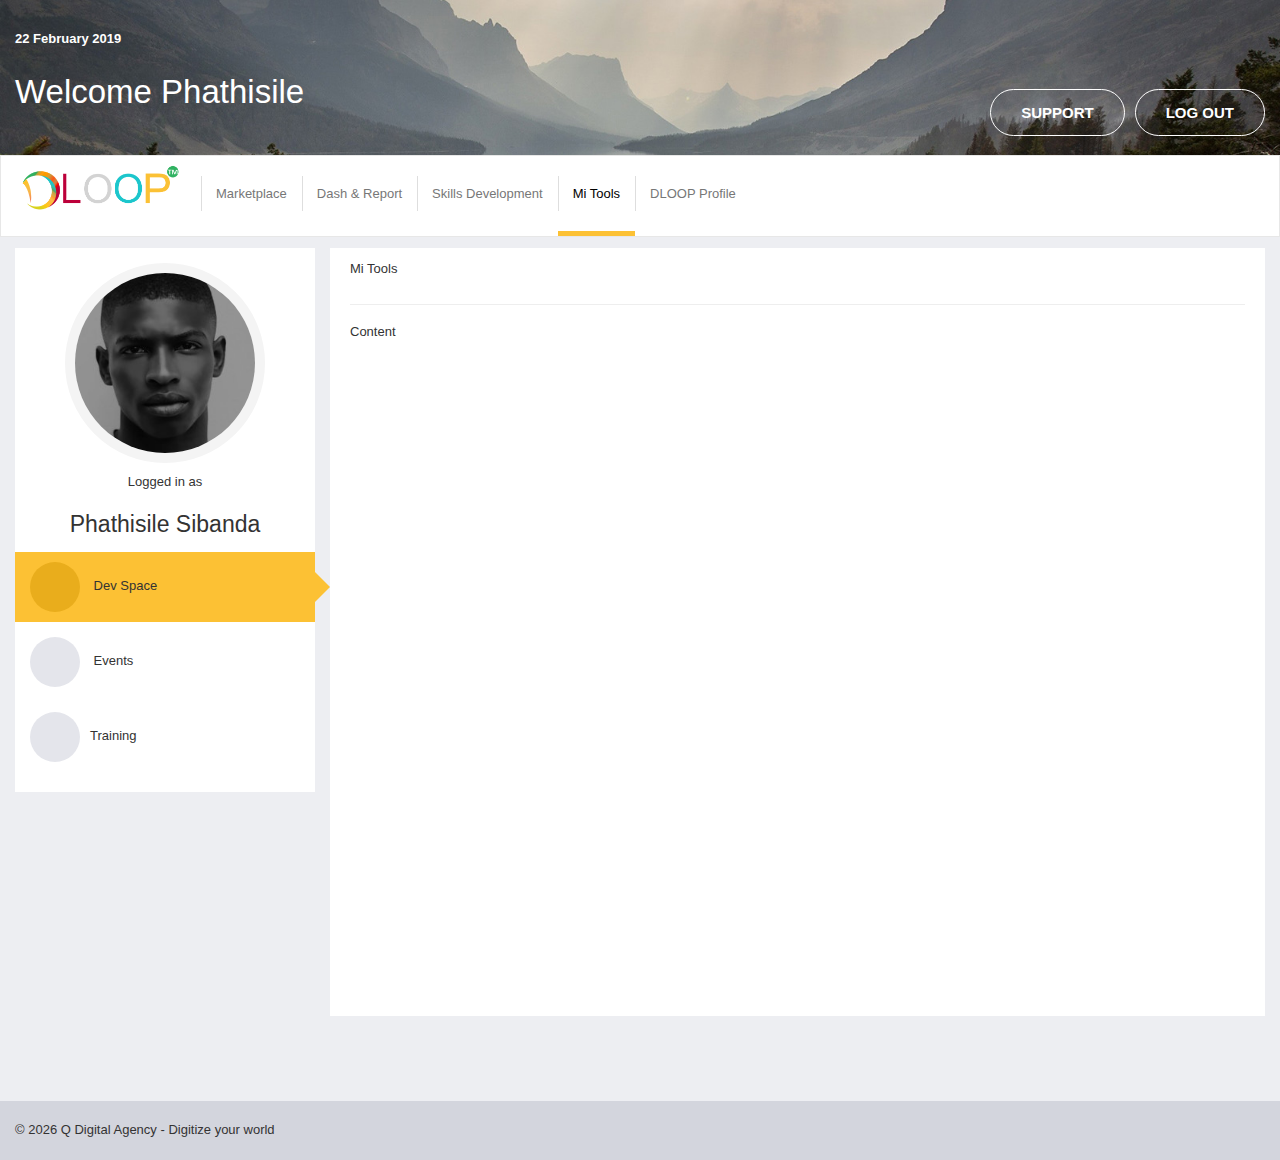
<file: mi-tools.html>
<!DOCTYPE html>
<html lang="en">

<head>
  <meta http-equiv="X-UA-Compatible" content="IE=Edge" />
  <meta http-equiv="Content-Type" content="text/html; charset=utf-8" />
  <meta name="viewport" content="width=device-width, initial-scale=1.0" />
  <meta name="author" content="Q Software Systems - Live By The Code" />
  <meta name="description" content="Human Resources Tools For Skills Development & Organisational Development" />
  <meta name="keywords"
    content="Human Resources HR Tools software solutions IT keywords Skills Development Organisation" />
  <meta name="distribution" content="global" />
  <meta name="location" content="South Africa, Johannesburg, Gauteng" />
  <meta name="robots" content="index, follow, all" />
  <meta name="no-archive" content="googlebot" />
  <meta name="MSSmartTagsPreventParsing" content="true" />
  <title>Dloop | Dashboards | Human Resources</title>
  <!-- BEGIN GLOBAL MANDATORY STYLES -->
  <link rel="stylesheet" href="https://use.fontawesome.com/releases/v5.8.1/css/all.css" crossorigin="anonymous" />
  <link href="./styles/bootstrap-v3.min.css" rel="stylesheet" type="text/css" />
  <link href="./styles/components.css" rel="stylesheet" type="text/css" />
  <link href="./styles/plugins.css" rel="stylesheet" type="text/css" />
  <link href="./styles/main.css" rel="stylesheet" type="text/css" />
</head>

<body>
  <!--Header--->
  <div class="header-image-background">
    <div class="container">
      <div class="welcome-text text-white">
        <span class="text-small bold">22 February 2019</span>
        <h1>Welcome Phathisile</h1>
        <a onclick="javascript:window.location='/dplogin/console/LogoffActn.action'"
          class="btn btn-rounded pull-right marg-left-sm">
          <span style="color:white"> LOG OUT </span>
        </a>
        <a href="javascript:notEnabled();" class="btn btn-rounded pull-right">
          <span style="color:white"> SUPPORT </span>
        </a>
      </div>
    </div>
    <nav class="navbar navbar-default">
      <div class="container-fluid">
        <div class="navbar-header">
          <button type="button" class="navbar-toggle collapsed" data-toggle="collapse" data-target="#navigation"
            aria-expanded="false">
            <span class="sr-only">Toggle navigation</span>
            <span class="icon-bar"></span>
            <span class="icon-bar"></span>
            <span class="icon-bar"></span>
          </button>
          <a class="navbar-brand" href="#">
            <img src="./assets/dHR_white.png" alt="DLOOP Logo" class="img-responsive" />
          </a>
        </div>

        <div class="collapse navbar-collapse" id="navigation">
          <ul class="nav navbar-nav">
            <li>
              <a href="./">Marketplace</a>
            </li>
            <li><a href="dash-report.html">Dash & Report</a></li>
            <li><a href="skills-development.html">Skills Development</a></li>
            <li class="active"><a href="mi-tools.html">Mi Tools</a></li>
            <li><a href="profile.html">DLOOP Profile</a></li>
          </ul>
        </div>
      </div>
    </nav>
  </div>
  <!--//Header--->

  <!-- Content -->
  <div class="main-content container">

    <div class="sidebar bg-white">
      <div class="text-center">
        <img class="user-profile" alt="user image" src="./assets/user.jpg" />
        <p class="text-small text-center marg-top-sm">Logged in as</p>
        <h3 class="text-center">Phathisile Sibanda</h3>
      </div>
      <ul class="nav side-nav">
        <li class="active">
          <i class="nav-icon fas fa-graduation-cap marg-right-sm"></i> 
          Dev Space
        </li>
        <li>
          <i class="nav-icon far fa-calendar-check marg-right-sm"></i> Events
        </li>
        <li>
          <i class="nav-icon fas fa-user-tie marg-right-sm"></i>Training
        </li>
      </ul>
    </div>
    <div class="content-wrapper bg-white">
      <div class="row">
        <div class="col-md-12">
          <div class="profile-content">
            <div class="portlet light">
              <div class="portlet-title">
               Mi Tools
              </div>
              <div class="portlet-body">
                  Content
              </div>
            </div>
          </div>
        </div>
      </div>
    </div>
  </div>
  <footer class="footer container bg-dark--gray">
      <span class="text-small text-gray">&copy; <script>document.write(new Date().getFullYear())</script> Q Digital Agency - Digitize your world</span>
  </footer>
  <!-- jQuery library -->
  <script src="//ajax.googleapis.com/ajax/libs/jquery/1.11.3/jquery.min.js"></script>
  <!-- Bootstrap JS -->
  <script src="//maxcdn.bootstrapcdn.com/bootstrap/3.3.5/js/bootstrap.min.js"></script>
</body>

</html>
</file>
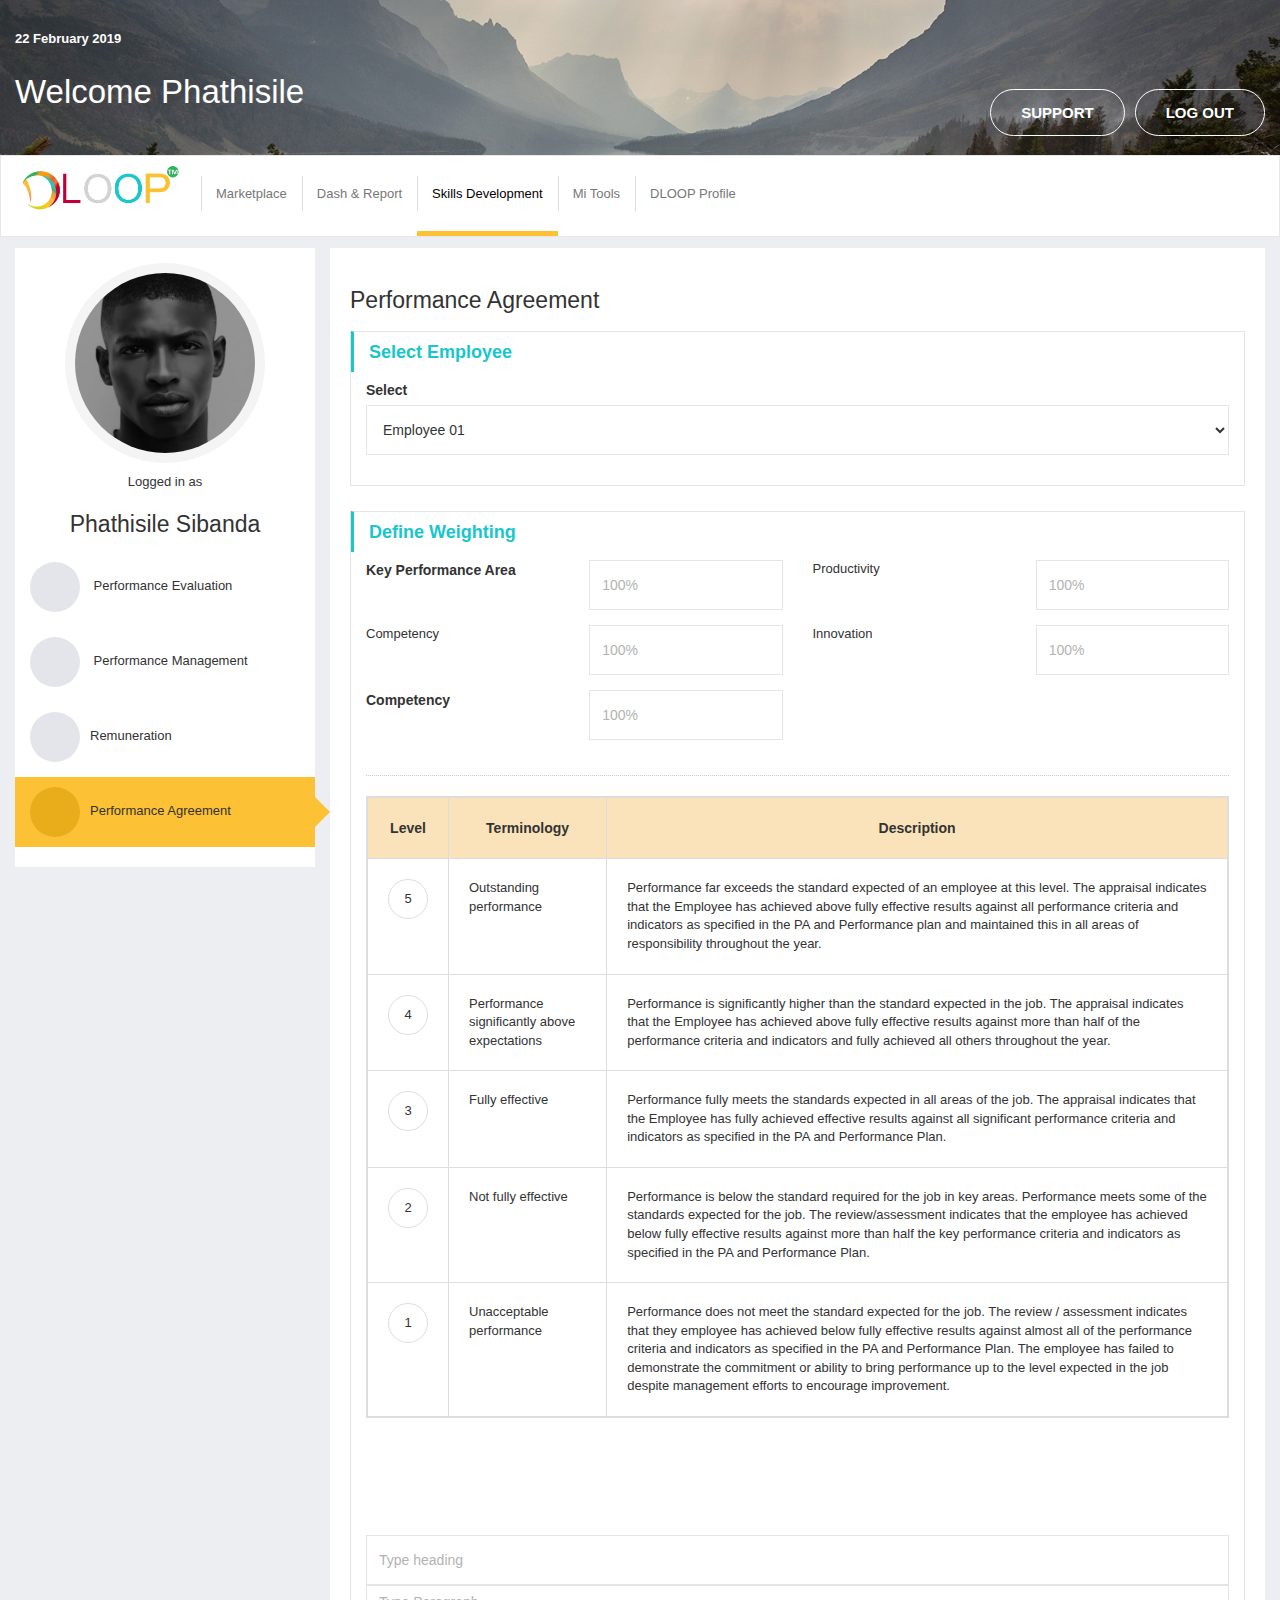
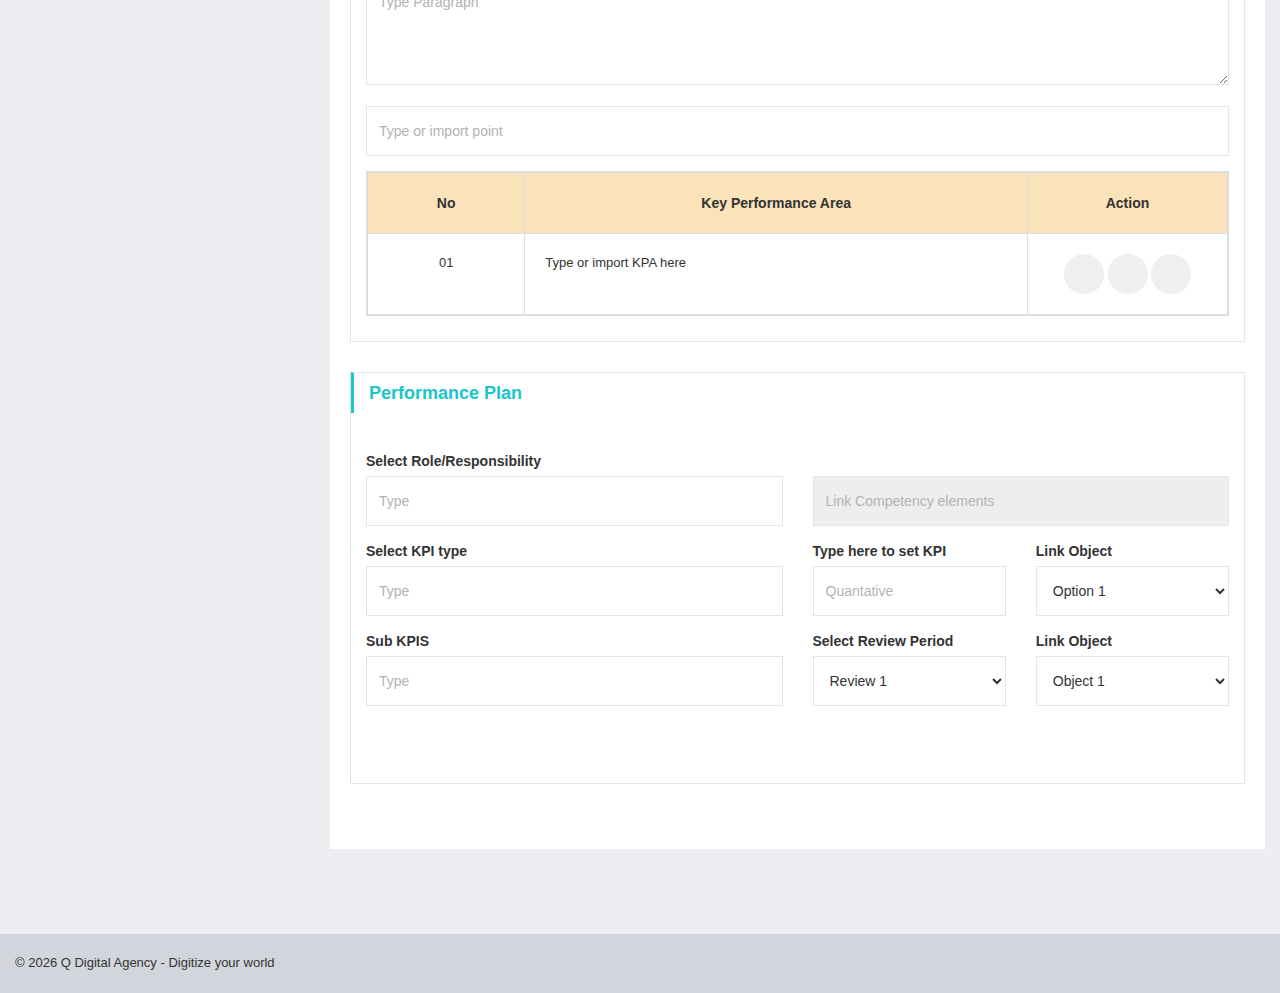
<file: performance-agreement.html>
<!DOCTYPE html>
<html lang="en">
  <head>
    <meta http-equiv="X-UA-Compatible" content="IE=Edge" />
    <meta http-equiv="Content-Type" content="text/html; charset=utf-8" />
    <meta name="viewport" content="width=device-width, initial-scale=1.0" />
    <meta name="author" content="Q Software Systems - Live By The Code" />
    <meta
      name="description"
      content="Human Resources Tools For Skills Development & Organisational Development"
    />
    <meta
      name="keywords"
      content="Human Resources HR Tools software solutions IT keywords Skills Development Organisation"
    />
    <meta name="distribution" content="global" />
    <meta name="location" content="South Africa, Johannesburg, Gauteng" />
    <meta name="robots" content="index, follow, all" />
    <meta name="no-archive" content="googlebot" />
    <meta name="MSSmartTagsPreventParsing" content="true" />
    <title>Dloop | Dashboards | Human Resources</title>
    <!-- BEGIN GLOBAL MANDATORY STYLES -->
    <link
      rel="stylesheet"
      href="https://use.fontawesome.com/releases/v5.8.1/css/all.css"
      crossorigin="anonymous"
    />
    <link
      href="./styles/bootstrap-v3.min.css"
      rel="stylesheet"
      type="text/css"
    />
    <link href="./styles/components.css" rel="stylesheet" type="text/css" />
    <link href="./styles/plugins.css" rel="stylesheet" type="text/css" />
    <link
      href="./styles/jquery.nouislider.min.css"
      rel="stylesheet"
      type="text/css"
    />
    <link href="./styles/main.css" rel="stylesheet" type="text/css" />
  </head>

  <body>
    <!--Header--->
    <div class="header-image-background">
      <div class="container">
        <div class="welcome-text text-white">
          <span class="text-small bold">22 February 2019</span>
          <h1>Welcome Phathisile</h1>
          <a
            onclick="javascript:window.location='/dplogin/console/LogoffActn.action'"
            class="btn btn-rounded pull-right marg-left-sm"
          >
            <span style="color:white"> LOG OUT </span>
          </a>
          <a href="javascript:notEnabled();" class="btn btn-rounded pull-right">
            <span style="color:white"> SUPPORT </span>
          </a>
        </div>
      </div>
      <nav class="navbar navbar-default">
        <div class="container-fluid">
          <div class="navbar-header">
            <button
              type="button"
              class="navbar-toggle collapsed"
              data-toggle="collapse"
              data-target="#navigation"
              aria-expanded="false"
            >
              <span class="sr-only">Toggle navigation</span>
              <span class="icon-bar"></span>
              <span class="icon-bar"></span>
              <span class="icon-bar"></span>
            </button>
            <a class="navbar-brand" href="#">
              <img
                src="./assets/dHR_white.png"
                alt="DLOOP Logo"
                class="img-responsive"
              />
            </a>
          </div>

          <div class="collapse navbar-collapse" id="navigation">
            <ul class="nav navbar-nav">
              <li>
                <a href="./">Marketplace</a>
              </li>
              <li><a href="dash-report.html">Dash & Report</a></li>
              <li class="active">
                <a href="skills-development.html">Skills Development</a>
              </li>
              <li><a href="mi-tools.html">Mi Tools</a></li>
              <li><a href="profile.html">DLOOP Profile</a></li>
            </ul>
          </div>
        </div>
      </nav>
    </div>
    <!--//Header--->

    <!-- Content -->
    <div class="main-content container">

      <div class="sidebar bg-white">
        <div class="text-center">
          <img class="user-profile" alt="user image" src="./assets/user.jpg" />
          <p class="text-small text-center marg-top-sm">Logged in as</p>
          <h3 class="text-center">Phathisile Sibanda</h3>
        </div>
        <ul class="nav side-nav">
          <li>
            <a href="skills-development.html">
              <i class="nav-icon fas fa-graduation-cap marg-right-sm"></i>
              Performance Evaluation
            </a>
          </li>
          <li>
            <a href="./performance-management.html">
              <i class="nav-icon far fa-calendar-check marg-right-sm"></i>
              Performance Management
            </a>
          </li>
          <li>
              <a href="./remuneration.html">
            <i class="nav-icon fas fa-user-tie marg-right-sm"></i>Remuneration
            </a>
          </li>
          <li class="active">
            <a href="./performance-agreement.html">
          <i class="nav-icon fas fa-tasks marg-right-sm"></i>Performance Agreement
          </a>
        </li>
        </ul>
      </div>


      <div class="content-wrapper bg-white">
        <div class="row">
          <div class="col-md-12">
            <div class="portlet light">
              <div class="portlet-body">
                <div class="portlet-title">
                  <h3> Performance Agreement</h3>
                </div>
                <div class="portlet-body">
                  <div class="tab-content">
                    <div class="portlet box grey">
                      <div class="portlet-title">
                        <div class="caption bold">
                         Select Employee
                        </div>
                      </div>
                      <div class="portlet-body">
                        <div class="row">
                          <div class="col-sm-12">
                            <div class="form-group">
                              <label>Select</label>
                              <select class="form-control">
                                <option hidden selected disabled
                                  >Employee 01</option
                                >
                                <option>Employee 02</option>
                              </select>
                            </div>
                          </div>
                        </div>
                      </div>
                    </div>

                    <div >
                      <div class="portlet box grey">
                        <div class="portlet-title">
                          <div class="caption bold" id="reviews">
                            Define Weighting
                          </div>
                        </div>
                        <div class="portlet-body">
                          <div class="row">
                            <div class="col-sm-3">
                              <label>Key Performance Area</label>
                            </div>
                            <div class="col-sm-3">
                                <div class="form-group">
                                    <input type="text" placeholder="100%" class="form-control" />
                                </div>
                            </div>
                            <div class="col-sm-3">
                              Productivity
                            </div>
                            <div class="col-sm-3">
                                <input type="text" placeholder="100%" class="form-control" />
                            </div>
                          </div>
                          <div class="row">
                            <div class="col-sm-3">
                                Competency
                            </div>
                            <div class="col-sm-3">
                                <div class="form-group">
                                    <input type="text" placeholder="100%" class="form-control" />
                                </div>
                            </div>
                            <div class="col-sm-3">
                              Innovation
                            </div>
                            <div class="col-sm-3">
                                <input type="text" placeholder="100%" class="form-control" />
                            </div>
                          </div>
                          <div class="row">
                            <div class="col-sm-3">
                              <label>Competency</label>
                            </div>
                            <div class="col-sm-3">
                                <div class="form-group">
                                    <input type="text" placeholder="100%" class="form-control" />
                                </div>
                            </div>
                          </div>
                          <div class="row">
                           <div class="col-sm-12">
                            <div class=" dotted-sepertor"></div>
                            <div class="table-scrollable marg-bottom-sm">
                                <table class="table table-bordered table-hover">
                                  <thead>
                                    <tr class="bg-light--gold">
                                      <th>Level</th>
                                      <th>Terminology</th>
                                      <th>Description</th>
                                    </tr>
                                  </thead>
                                  <tbody>
                                    <tr>
                                      <td class="text-center">
                                         <span class="value-circle">5</span>
                                      </td>
                                      <td>
                                          Outstanding 
                                          performance
                                      </td>
                                      <td>
                                          Performance far exceeds the standard expected of an employee at this level. The appraisal indicates that the Employee has achieved above fully effective results against all performance criteria and indicators as specified in the PA and Performance plan and maintained this in all areas of responsibility throughout the year.
                                      </td>
                                    </tr>
                                    <tr>
                                        <td class="text-center">
                                            <span class="value-circle">4</span>
                                         </td>
                                         <td>
                                            Performance 
                                            significantly 
                                            above expectations
                                         </td>
                                      <td>
                                          Performance is significantly higher than the standard expected in the job. The appraisal indicates that the Employee has achieved above fully effective results against more than half of the performance criteria and indicators and fully achieved all others throughout the year.
                                      </td>
                                    </tr>
                                    <tr>
                                        <td class="text-center">
                                            <span class="value-circle">3</span>
                                         </td>
                                         <td>
                                            Fully effective
                                         </td>
                                      <td>
                                          Performance fully meets the standards expected in all areas of the job. The appraisal indicates that the Employee has fully achieved effective results against all significant performance criteria and indicators as specified in the PA and Performance Plan.
                                      </td>
                                    </tr>
                                    <tr>
                                        <td class="text-center">
                                            <span class="value-circle">2</span>
                                         </td>
                                         <td>
                                            Not fully effective
                                         </td>
                                      <td>
                                          Performance is below the standard required for the job in key areas. Performance meets some of the standards expected for the job.  The review/assessment indicates that the employee has achieved below fully effective results against more than half the key performance criteria and indicators as specified in the PA and Performance Plan.
                                      </td>
                                    </tr>
                                    <tr>
                                        <td class="text-center">
                                            <span class="value-circle">1</span>
                                         </td>
                                         <td>
                                            Unacceptable 
                                            performance
                                         </td>
                                      <td>
                                          Performance does not meet the standard expected for the job.  The review / assessment indicates that they employee has achieved below fully effective results against almost all of the performance criteria and indicators as specified in the PA and Performance Plan.  The employee has failed to demonstrate the commitment or ability to bring performance up to the level expected in the job despite management efforts to encourage improvement.
                                      </td>
                                    </tr>
                                  </tbody>
                                </table>
                            
                            </div>
                            <button type="button" class="btn btn-secondary marg-top-lg">Add New Section</button>
                            <div class="form-group marg-top-lg">
                                <input type="text" placeholder="Type heading" class="form-control" />
                                <textarea placeholder="Type Paragraph" class="form-control"></textarea>
                            </div>
                            <div class="form-group">
                                <input type="text" placeholder="Type or import point" class="form-control" />
                            </div>
                            <div class="table-scrollable marg-bottom-sm">
                                <table class="table table-bordered table-hover">
                                  <thead>
                                    <tr class="bg-light--gold">
                                      <th>No</th>
                                      <th>Key Performance Area</th>
                                      <th>Action</th>
                                    </tr>
                                  </thead>
                                  <tbody>
                                    <tr>
                                      <td class="text-center">
                                       01
                                      </td>
                                      <td>
                                         Type or import KPA here
                                      </td>
                                      <td class="text-center" width="200px">
                                          <button type="button" class="btn-icon"><i class="fas fa-plus"></i></button>
                                          <button type="button" class="btn-icon"><i class="fas fa-eye"></i></button>
                                          <button type="button" class="btn-icon"><i class="fas fa-trash-alt"></i></button>
                                      </td>
                                    </tr>
                                  </tbody>
                                </table>
                            
                            </div>
                          </div>
                          </div>
                        </div>
                      </div>
                    </div>

                    <div class="marg-top-lg">
                      <div class="portlet box grey">
                        <div class="portlet-title">
                          <div class="caption bold">
                           Performance Plan
                          </div>
                        </div>
                        <div class="portlet-body">
                          <div class="row marg-top-lg">
                            <div class="col-sm-6">
                              <div class="form-group">
                                <label>Select Role/Responsibility</label>
                                <input type="text" placeholder="Type" class="form-control" />
                              </div>
                            </div>
                            <div class="col-sm-6">
                              <div class="form-group">
                                <label>&nbsp;</label>
                                <input disabled type="text" placeholder="Link Competency elements" class="form-control" />
                              </div>
                            </div>
                            <div class="col-sm-6">
                              <div class="form-group">
                                <label>Select KPI type</label>
                                <input type="text" placeholder="Type" class="form-control" />
                              </div>
                            </div>
                            <div class="col-sm-6">
                              <div class="row">
                                <div class="col-sm-6">
                                    <div class="form-group">
                                        <label>Type here to set KPI </label>
                                        <input type="text" placeholder="Quantative" class="form-control" />
                                      </div>
                                </div>
                                <div class="col-sm-6">
                                    <div class="form-group">
                                        <label>Link Object</label>
                                        <select type="text" class="form-control"> 
                                          <option disabled hidden>Select</option>
                                          <option>Option 1</option>
                                        </select>
                                      </div>
                                </div>
                              </div>
                            </div>
                            <div class="col-sm-6">
                                <div class="form-group">
                                  <label>Sub KPIS</label>
                                  <input type="text" placeholder="Type" class="form-control" />
                                </div>
                              </div>
                            <div class="col-sm-6">
                              <div class="row">
                                <div class="col-sm-6">
                                    <div class="form-group">
                                        <label>Select Review Period</label>
                                        <select type="text" class="form-control"> 
                                          <option disabled hidden>Select</option>
                                          <option>Review 1</option>
                                        </select>
                                      </div>
                                </div>
                                <div class="col-sm-6">
                                    <div class="form-group">
                                        <label>Link Object</label>
                                        <select type="text" class="form-control"> 
                                          <option disabled hidden>Select</option>
                                          <option>Object 1</option>
                                        </select>
                                      </div>
                                </div>
                              </div>
                            </div>
                              <div class="col-sm-12">
                                <button class="btn btn-primary pull-right">Add More Sub KPIS</button>
                              </div>
                        </div>
                        </div>
                      </div>
                    </div>
                  </div>
                </div>
              </div>
            </div>
          </div>
        </div>
      </div>
    </div>
    <footer class="footer container bg-dark--gray">
      <span class="text-small text-gray"
        >&copy;
        <script>
          document.write(new Date().getFullYear());
        </script>
         Q Digital Agency - Digitize your world</span
      >
    </footer>
    <!-- jQuery library -->
    <script src="//ajax.googleapis.com/ajax/libs/jquery/1.11.3/jquery.min.js"></script>
    <!-- Bootstrap JS -->
    <script src="//maxcdn.bootstrapcdn.com/bootstrap/3.3.5/js/bootstrap.min.js"></script>
    <!--Slider-->
    <script src="./scripts/jquery.nouislider.all.min.js"></script>
  </body>
</html>
</file>
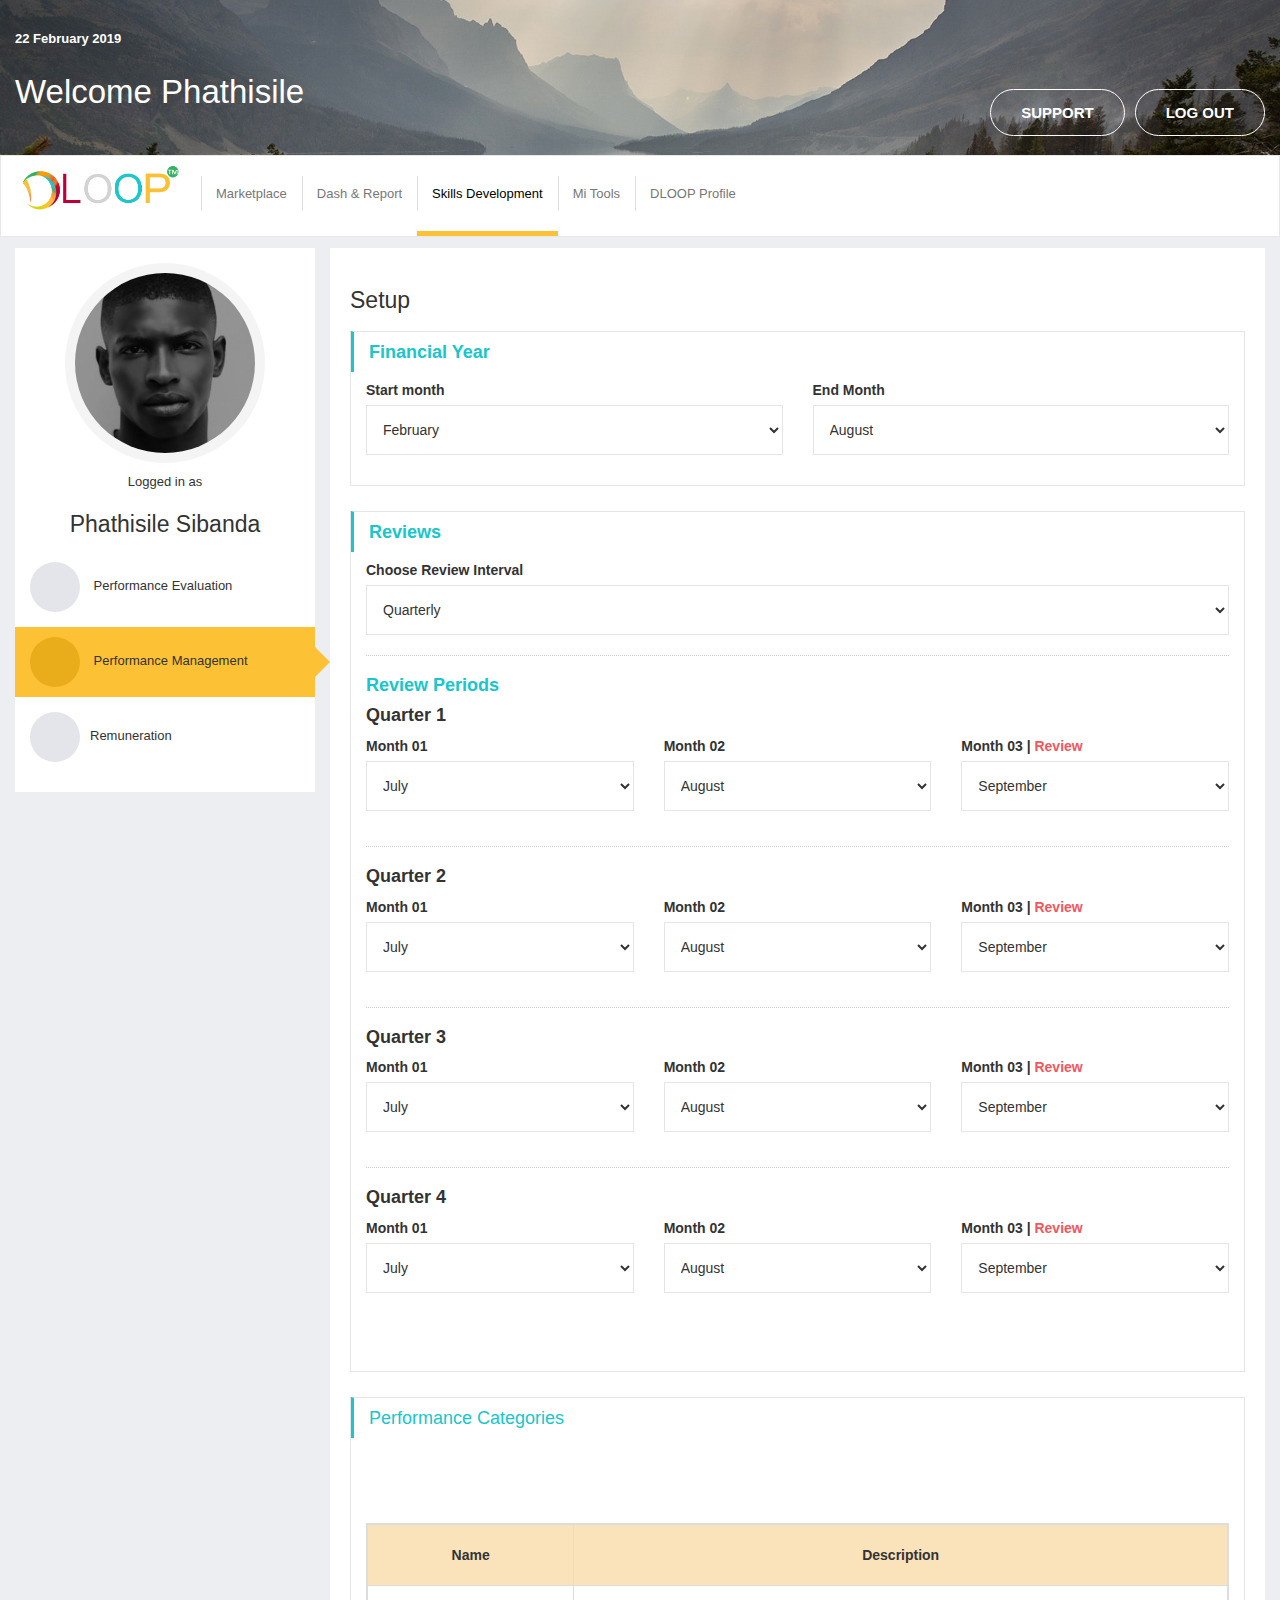
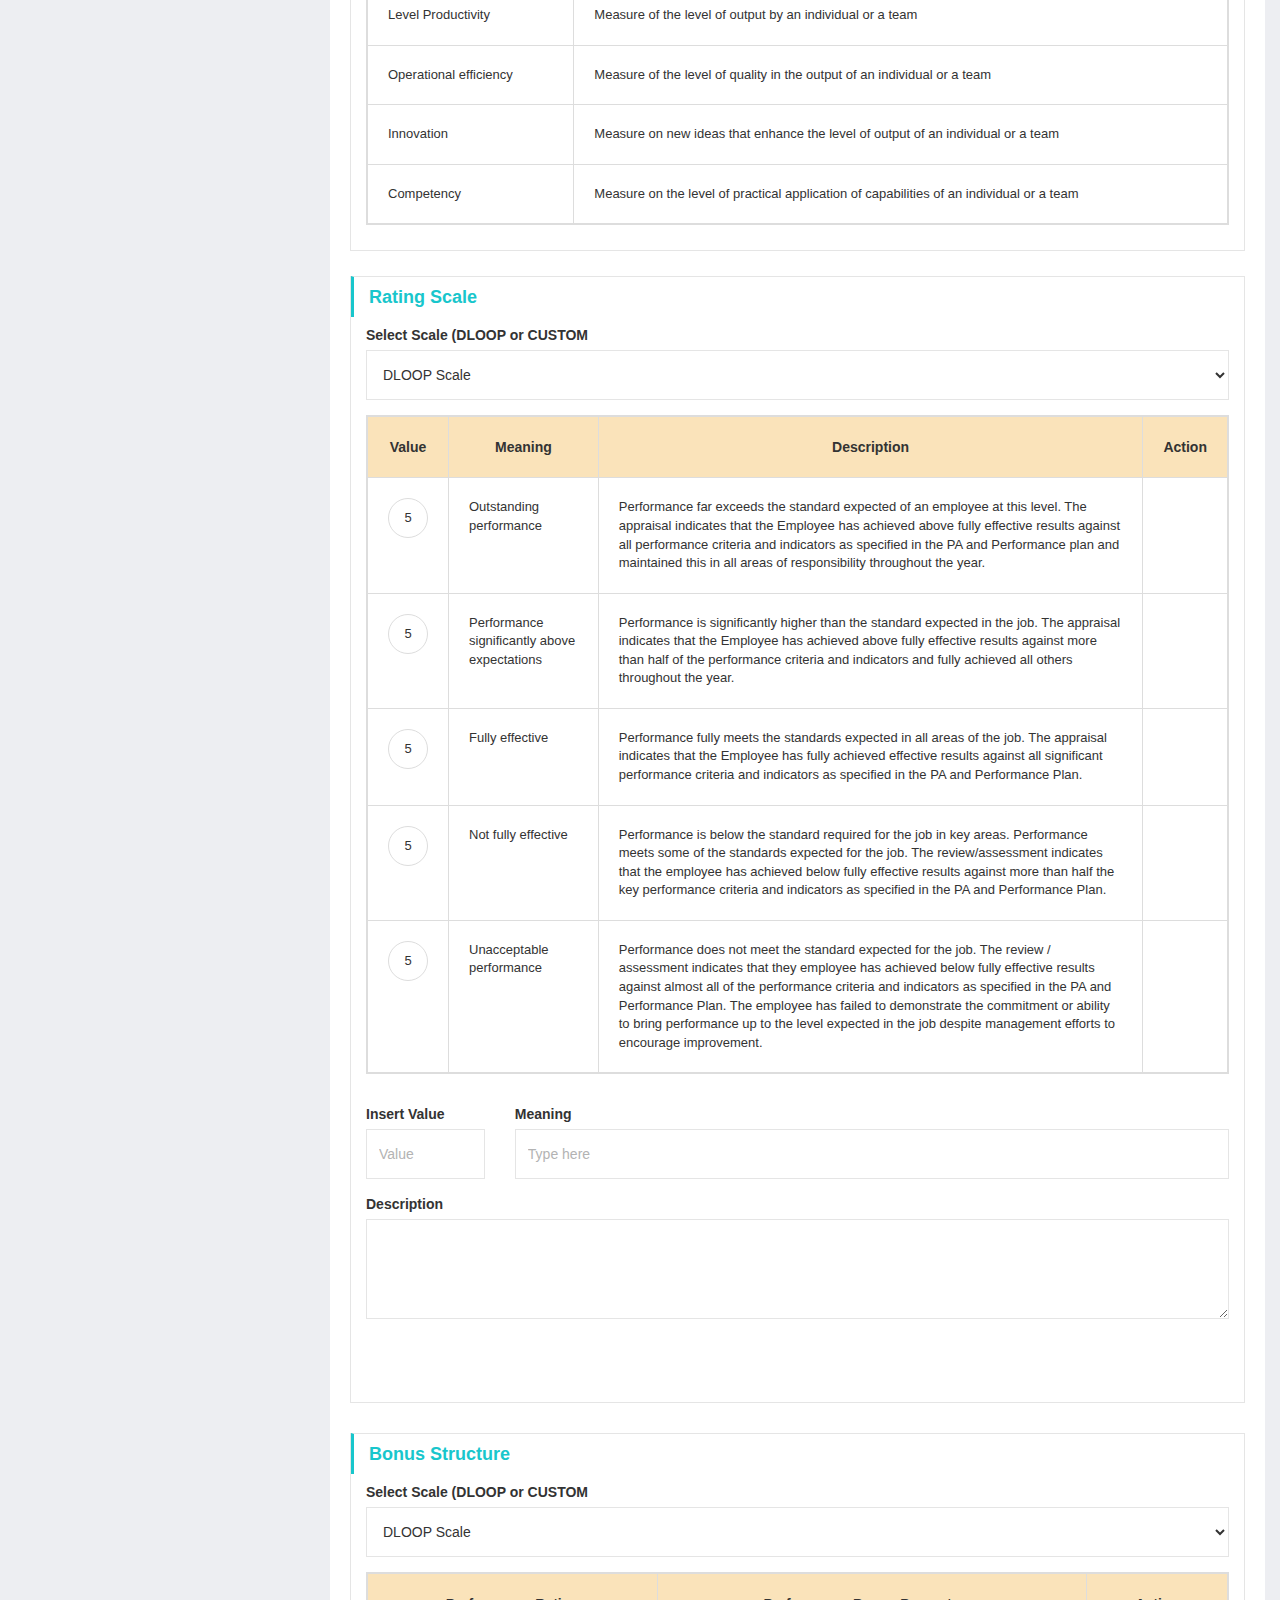
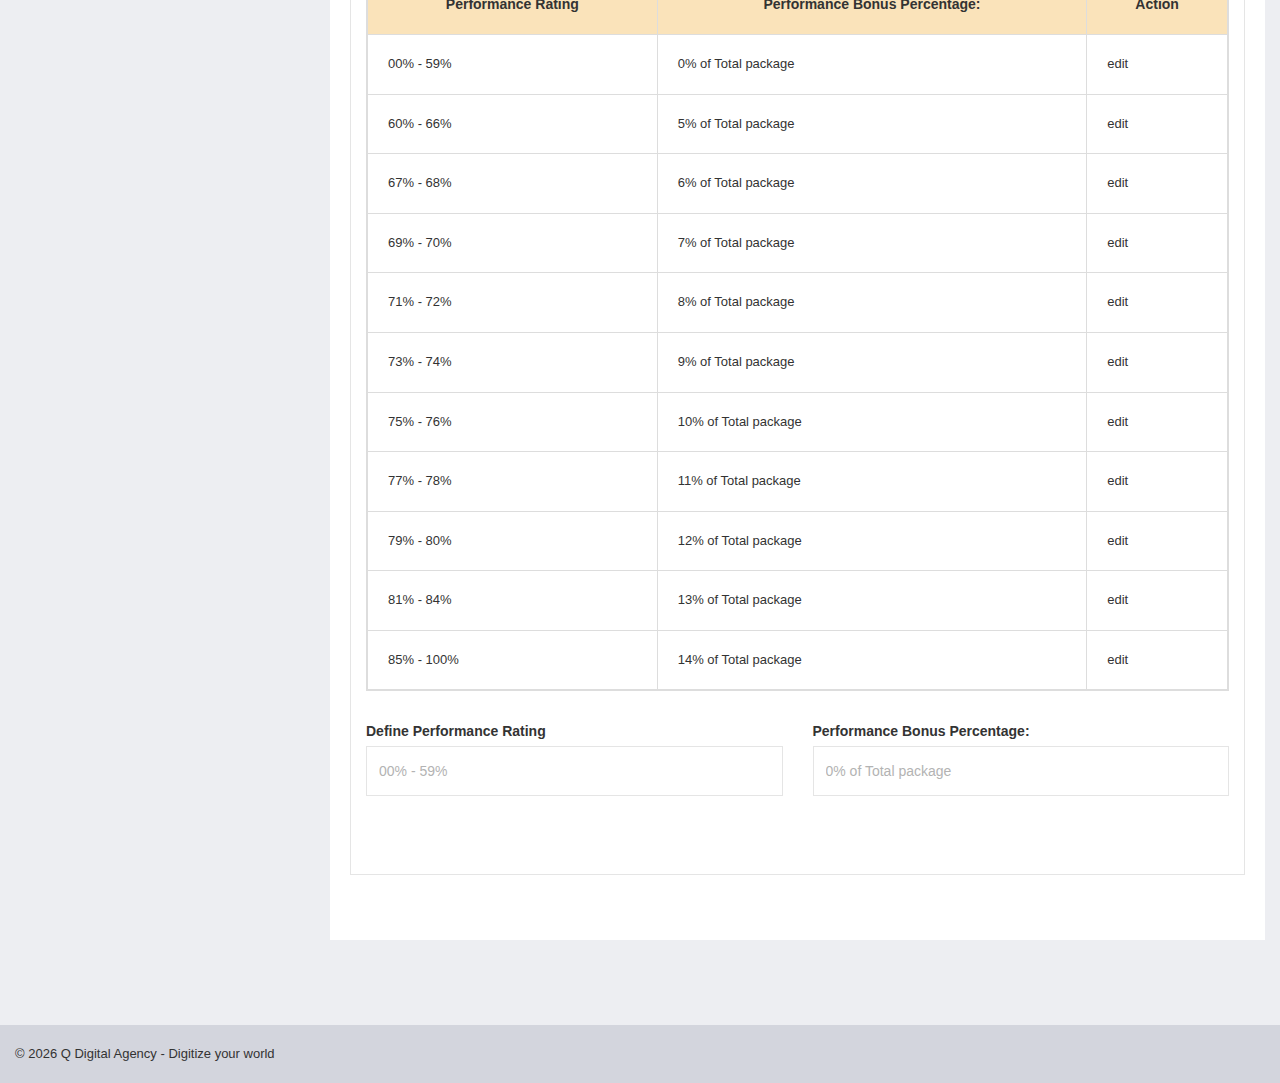
<file: performance-management.html>
<!DOCTYPE html>
<html lang="en">
  <head>
    <meta http-equiv="X-UA-Compatible" content="IE=Edge" />
    <meta http-equiv="Content-Type" content="text/html; charset=utf-8" />
    <meta name="viewport" content="width=device-width, initial-scale=1.0" />
    <meta name="author" content="Q Software Systems - Live By The Code" />
    <meta
      name="description"
      content="Human Resources Tools For Skills Development & Organisational Development"
    />
    <meta
      name="keywords"
      content="Human Resources HR Tools software solutions IT keywords Skills Development Organisation"
    />
    <meta name="distribution" content="global" />
    <meta name="location" content="South Africa, Johannesburg, Gauteng" />
    <meta name="robots" content="index, follow, all" />
    <meta name="no-archive" content="googlebot" />
    <meta name="MSSmartTagsPreventParsing" content="true" />
    <title>Dloop | Dashboards | Human Resources</title>
    <!-- BEGIN GLOBAL MANDATORY STYLES -->
    <link
      rel="stylesheet"
      href="https://use.fontawesome.com/releases/v5.8.1/css/all.css"
      crossorigin="anonymous"
    />
    <link
      href="./styles/bootstrap-v3.min.css"
      rel="stylesheet"
      type="text/css"
    />
    <link href="./styles/components.css" rel="stylesheet" type="text/css" />
    <link href="./styles/plugins.css" rel="stylesheet" type="text/css" />
    <link
      href="./styles/jquery.nouislider.min.css"
      rel="stylesheet"
      type="text/css"
    />
    <link href="./styles/main.css" rel="stylesheet" type="text/css" />
  </head>

  <body>
    <!--Header--->
    <div class="header-image-background">
      <div class="container">
        <div class="welcome-text text-white">
          <span class="text-small bold">22 February 2019</span>
          <h1>Welcome Phathisile</h1>
          <a
            onclick="javascript:window.location='/dplogin/console/LogoffActn.action'"
            class="btn btn-rounded pull-right marg-left-sm"
          >
            <span style="color:white"> LOG OUT </span>
          </a>
          <a href="javascript:notEnabled();" class="btn btn-rounded pull-right">
            <span style="color:white"> SUPPORT </span>
          </a>
        </div>
      </div>
      <nav class="navbar navbar-default">
        <div class="container-fluid">
          <div class="navbar-header">
            <button
              type="button"
              class="navbar-toggle collapsed"
              data-toggle="collapse"
              data-target="#navigation"
              aria-expanded="false"
            >
              <span class="sr-only">Toggle navigation</span>
              <span class="icon-bar"></span>
              <span class="icon-bar"></span>
              <span class="icon-bar"></span>
            </button>
            <a class="navbar-brand" href="#">
              <img
                src="./assets/dHR_white.png"
                alt="DLOOP Logo"
                class="img-responsive"
              />
            </a>
          </div>

          <div class="collapse navbar-collapse" id="navigation">
            <ul class="nav navbar-nav">
              <li>
                <a href="./">Marketplace</a>
              </li>
              <li><a href="dash-report.html">Dash & Report</a></li>
              <li class="active">
                <a href="skills-development.html">Skills Development</a>
              </li>
              <li><a href="mi-tools.html">Mi Tools</a></li>
              <li><a href="profile.html">DLOOP Profile</a></li>
            </ul>
          </div>
        </div>
      </nav>
    </div>
    <!--//Header--->

    <!-- Content -->
    <div class="main-content container">

      <div class="sidebar bg-white">
        <div class="text-center">
          <img class="user-profile" alt="user image" src="./assets/user.jpg" />
          <p class="text-small text-center marg-top-sm">Logged in as</p>
          <h3 class="text-center">Phathisile Sibanda</h3>
        </div>
        <ul class="nav side-nav">
          <li>
            <a href="skills-development.html">
              <i class="nav-icon fas fa-graduation-cap marg-right-sm"></i>
              Performance Evaluation
            </a>
          </li>
          <li class="active">
            <a href="./performance-management.html">
              <i class="nav-icon far fa-calendar-check marg-right-sm"></i>
              Performance Management
            </a>
          </li>
          <li>
              <a href="./remuneration.html">
            <i class="nav-icon fas fa-user-tie marg-right-sm"></i>Remuneration
            </a>
          </li>
        </ul>
      </div>
      <div class="content-wrapper bg-white">
        <div class="row">
          <div class="col-md-12">
            <div class="portlet light">
              <div class="portlet-body">
                <div class="portlet-title">
                  <h3> Setup</h3>
                </div>
                <div class="portlet-body">
                  <div class="tab-content">
                    <div class="portlet box grey">
                      <div class="portlet-title">
                        <div class="caption bold">
                          Financial Year
                        </div>
                      </div>
                      <div class="portlet-body">
                        <div class="row">
                          <div class="col-sm-6">
                            <div class="form-group">
                              <label>Start month</label>
                              <select class="form-control">
                                <option hidden selected disabled
                                  >February</option
                                >
                                <option>January</option>
                                <option>February</option>
                                <option>March</option>
                                <option>April</option>
                                <option>May</option>
                                <option>June</option>
                                <option>July</option>
                                <option>August</option>
                                <option>September</option>
                                <option>October</option>
                                <option>November</option>
                                <option>December</option>
                              </select>
                            </div>
                          </div>
                          <div class="col-sm-6">
                            <div class="form-group">
                              <label>End Month</label>
                              <select class="form-control">
                                <option hidden selected disabled>August</option>
                                <option>Jan</option>
                                <option>February</option>
                                <option>March</option>
                                <option>April</option>
                                <option>May</option>
                                <option>June</option>
                                <option>July</option>
                                <option>August</option>
                                <option>September</option>
                                <option>October</option>
                                <option>November</option>
                                <option>December</option>
                              </select>
                            </div>
                          </div>
                        </div>
                      </div>
                    </div>

                    <div >
                      <div class="portlet box grey">
                        <div class="portlet-title">
                          <div class="caption bold" id="reviews">
                            Reviews
                          </div>
                        </div>
                        <div class="portlet-body">
                          <div class="row">
                            <div class="col-sm-12">
                              <div class="form-group">
                                <label for="review"
                                  >Choose Review Interval</label
                                >
                                <select class="form-control" id="review">
                                  <option>Quarterly</option>
                                </select>
                              </div>
                              <div class=" dotted-sepertor"></div>
                            </div>
                            <div class="col-sm-12">
                              <h3
                                class="text-cyan--blue font-18 bold marg-top--0"
                              >
                                Review Periods
                              </h3>
                            </div>
                          </div>
                          <div class="row">
                            <div class="col-sm-12">
                              <h3 class="font-18 bold marg-top--0">
                                Quarter 1
                              </h3>
                            </div>
                            <div class="col-sm-4">
                              <div class="form-group">
                                <label>Month 01</label>
                                <select class="form-control">
                                  <option hidden selected disabled>July</option>
                                  <option>January</option>
                                  <option>February</option>
                                  <option>March</option>
                                  <option>April</option>
                                  <option>May</option>
                                  <option>June</option>
                                  <option>July</option>
                                  <option>August</option>
                                  <option>September</option>
                                  <option>October</option>
                                  <option>November</option>
                                  <option>December</option>
                                </select>
                              </div>
                            </div>
                            <div class="col-sm-4">
                              <div class="form-group">
                                <label>Month 02</label>
                                <select class="form-control">
                                  <option hidden selected disabled
                                    >August</option
                                  >
                                  <option>January</option>
                                  <option>February</option>
                                  <option>March</option>
                                  <option>April</option>
                                  <option>May</option>
                                  <option>June</option>
                                  <option>July</option>
                                  <option>August</option>
                                  <option>September</option>
                                  <option>October</option>
                                  <option>November</option>
                                  <option>December</option>
                                </select>
                              </div>
                            </div>
                            <div class="col-sm-4">
                              <div class="form-group">
                                <label
                                  >Month 03 |
                                  <span class="text-danger">Review</span></label
                                >
                                <select class="form-control">
                                  <option hidden selected disabled
                                    >September</option
                                  >
                                  <option>January</option>
                                  <option>February</option>
                                  <option>March</option>
                                  <option>April</option>
                                  <option>May</option>
                                  <option>June</option>
                                  <option>July</option>
                                  <option>August</option>
                                  <option>September</option>
                                  <option>October</option>
                                  <option>November</option>
                                  <option>December</option>
                                </select>
                              </div>
                            </div>
                            <div class="col-sm-12">
                              <div class=" dotted-sepertor"></div>
                            </div>
                          </div>

                          <div class="row">
                            <div class="col-sm-12">
                              <h3 class="font-18 bold marg-top--0">
                                Quarter 2
                              </h3>
                            </div>
                            <div class="col-sm-4">
                              <div class="form-group">
                                <label>Month 01</label>
                                <select class="form-control">
                                  <option hidden selected disabled>July</option>
                                  <option>January</option>
                                  <option>February</option>
                                  <option>March</option>
                                  <option>April</option>
                                  <option>May</option>
                                  <option>June</option>
                                  <option>July</option>
                                  <option>August</option>
                                  <option>September</option>
                                  <option>October</option>
                                  <option>November</option>
                                  <option>December</option>
                                </select>
                              </div>
                            </div>
                            <div class="col-sm-4">
                              <div class="form-group">
                                <label>Month 02</label>
                                <select class="form-control">
                                  <option hidden selected disabled
                                    >August</option
                                  >
                                  <option>January</option>
                                  <option>February</option>
                                  <option>March</option>
                                  <option>April</option>
                                  <option>May</option>
                                  <option>June</option>
                                  <option>July</option>
                                  <option>August</option>
                                  <option>September</option>
                                  <option>October</option>
                                  <option>November</option>
                                  <option>December</option>
                                </select>
                              </div>
                            </div>
                            <div class="col-sm-4">
                              <div class="form-group">
                                <label
                                  >Month 03 |
                                  <span class="text-danger">Review</span></label
                                >
                                <select class="form-control">
                                  <option hidden selected disabled
                                    >September</option
                                  >
                                  <option>January</option>
                                  <option>February</option>
                                  <option>March</option>
                                  <option>April</option>
                                  <option>May</option>
                                  <option>June</option>
                                  <option>July</option>
                                  <option>August</option>
                                  <option>September</option>
                                  <option>October</option>
                                  <option>November</option>
                                  <option>December</option>
                                </select>
                              </div>
                            </div>
                            <div class="col-sm-12">
                              <div class=" dotted-sepertor"></div>
                            </div>
                          </div>

                          <div class="row">
                            <div class="col-sm-12">
                              <h3 class="font-18 bold marg-top--0">
                                Quarter 3
                              </h3>
                            </div>
                            <div class="col-sm-4">
                              <div class="form-group">
                                <label>Month 01</label>
                                <select class="form-control">
                                  <option hidden selected disabled>July</option>
                                  <option>January</option>
                                  <option>February</option>
                                  <option>March</option>
                                  <option>April</option>
                                  <option>May</option>
                                  <option>June</option>
                                  <option>July</option>
                                  <option>August</option>
                                  <option>September</option>
                                  <option>October</option>
                                  <option>November</option>
                                  <option>December</option>
                                </select>
                              </div>
                            </div>
                            <div class="col-sm-4">
                              <div class="form-group">
                                <label>Month 02</label>
                                <select class="form-control">
                                  <option hidden selected disabled
                                    >August</option
                                  >
                                  <option>January</option>
                                  <option>February</option>
                                  <option>March</option>
                                  <option>April</option>
                                  <option>May</option>
                                  <option>June</option>
                                  <option>July</option>
                                  <option>August</option>
                                  <option>September</option>
                                  <option>October</option>
                                  <option>November</option>
                                  <option>December</option>
                                </select>
                              </div>
                            </div>
                            <div class="col-sm-4">
                              <div class="form-group">
                                <label
                                  >Month 03 |
                                  <span class="text-danger">Review</span></label
                                >
                                <select class="form-control">
                                  <option hidden selected disabled
                                    >September</option
                                  >
                                  <option>January</option>
                                  <option>February</option>
                                  <option>March</option>
                                  <option>April</option>
                                  <option>May</option>
                                  <option>June</option>
                                  <option>July</option>
                                  <option>August</option>
                                  <option>September</option>
                                  <option>October</option>
                                  <option>November</option>
                                  <option>December</option>
                                </select>
                              </div>
                            </div>
                            <div class="col-sm-12">
                              <div class=" dotted-sepertor"></div>
                            </div>
                          </div>
                          <div class="row">
                            <div class="col-sm-12">
                              <h3 class="font-18 bold marg-top--0">
                                Quarter 4
                              </h3>
                            </div>
                            <div class="col-sm-4">
                              <div class="form-group">
                                <label>Month 01</label>
                                <select class="form-control">
                                  <option hidden selected disabled>July</option>
                                  <option>January</option>
                                  <option>February</option>
                                  <option>March</option>
                                  <option>April</option>
                                  <option>May</option>
                                  <option>June</option>
                                  <option>July</option>
                                  <option>August</option>
                                  <option>September</option>
                                  <option>October</option>
                                  <option>November</option>
                                  <option>December</option>
                                </select>
                              </div>
                            </div>
                            <div class="col-sm-4">
                              <div class="form-group">
                                <label>Month 02</label>
                                <select class="form-control">
                                  <option hidden selected disabled
                                    >August</option
                                  >
                                  <option>January</option>
                                  <option>February</option>
                                  <option>March</option>
                                  <option>April</option>
                                  <option>May</option>
                                  <option>June</option>
                                  <option>July</option>
                                  <option>August</option>
                                  <option>September</option>
                                  <option>October</option>
                                  <option>November</option>
                                  <option>December</option>
                                </select>
                              </div>
                            </div>
                            <div class="col-sm-4">
                              <div class="form-group">
                                <label
                                  >Month 03 |
                                  <span class="text-danger">Review</span></label
                                >
                                <select class="form-control">
                                  <option hidden selected disabled
                                    >September</option
                                  >
                                  <option>January</option>
                                  <option>February</option>
                                  <option>March</option>
                                  <option>April</option>
                                  <option>May</option>
                                  <option>June</option>
                                  <option>July</option>
                                  <option>August</option>
                                  <option>September</option>
                                  <option>October</option>
                                  <option>November</option>
                                  <option>December</option>
                                </select>
                              </div>
                            </div>
                          </div>

                          <div class="row">
                            <div class="col-sm-12">
                              <button class="btn btn-primary pull-right">
                                Save
                              </button>
                            </div>
                          </div>
                        </div>
                      </div>
                    </div>
                    <div id="performance-categories">
                      <div class="portlet box grey">
                        <div class="portlet-title">
                          <div class="caption">
                            Performance Categories
                          </div>
                        </div>
                        <div class="portlet-body">
                          <button
                            class="btn btn-secondary marg-top-sm marg-bottom-sm"
                          >
                            Add New
                          </button>                        
                            <div class="table-scrollable">
                              <table class="table table-bordered table-hover">
                                <thead>
                                  <tr class="bg-light--gold">
                                    <th>Name</th>
                                    <th>Description</th>
                                  </tr>
                                </thead>
                                <tbody>
                                  <tr>
                                    <td>
                                        Level Productivity
                                    </td>
                                    <td>
                                        Measure of the level of output by an individual or a team
                                    </td>
                                  </tr>
                                  <tr>
                                    <td>
                                        Operational efficiency
                                    </td>
                                    <td>
                                        Measure of the level of quality in the output of an individual or a team
                                    </td>
                                  </tr>
                                  <tr>
                                    <td>
                                      Innovation
                                    </td>
                                    <td>
                                        Measure on new ideas that enhance the level of output of an individual or a team
                                    </td>
                                  </tr>
                                  <tr>
                                    <td>
                                        Competency
                                    </td>
                                    <td>
                                        Measure on the level of practical application of capabilities of an individual or a team
                                    </td>
                                  </tr>
                                </tbody>
                              </table>
                          
                          </div>
                        </div>
                      </div>
                    </div>
                    <div id="rating">
                      <div class="portlet box grey">
                        <div class="portlet-title">
                          <div class="caption bold">
                            Rating Scale
                          </div>
                        </div>
                        <div class="portlet-body">
                            <div class="form-group">
                                <label>Select Scale (DLOOP or CUSTOM</label>
                                <select class="form-control">
                                  <option>DLOOP Scale</option>
                                  <option>CUSTOM</option>
                                </select>
                              </div>                 
                            <div class="table-scrollable marg-bottom-sm">
                              <table class="table table-bordered table-hover">
                                <thead>
                                  <tr class="bg-light--gold">
                                    <th>Value</th>
                                    <th>Meaning</th>
                                    <th>Description</th>
                                    <th>Action</th>
                                  </tr>
                                </thead>
                                <tbody>
                                  <tr>
                                    <td class="text-center">
                                       <span class="value-circle">5</span>
                                    </td>
                                    <td>
                                        Outstanding 
                                        performance
                                    </td>
                                    <td>
                                        Performance far exceeds the standard expected of an employee at this level. The appraisal indicates that the Employee has achieved above fully effective results against all performance criteria and indicators as specified in the PA and Performance plan and maintained this in all areas of responsibility throughout the year.
                                    </td>
                                    <td class="text-center">
                                        <a href="javascript:;">
                                            <i class="fa fa-edit fa-lg"></i>
                                          </a>
                                    </td>
                                  </tr>
                                  <tr>
                                      <td class="text-center">
                                          <span class="value-circle">5</span>
                                       </td>
                                       <td>
                                          Performance 
                                          significantly 
                                          above expectations
                                       </td>
                                    <td>
                                        Performance is significantly higher than the standard expected in the job. The appraisal indicates that the Employee has achieved above fully effective results against more than half of the performance criteria and indicators and fully achieved all others throughout the year.
                                    </td>
                                    <td class="text-center">
                                        <a href="javascript:;">
                                            <i class="fa fa-edit fa-lg"></i>
                                          </a>
                                    </td>
                                  </tr>
                                  <tr>
                                      <td class="text-center">
                                          <span class="value-circle">5</span>
                                       </td>
                                       <td>
                                          Fully effective
                                       </td>
                                    <td>
                                        Performance fully meets the standards expected in all areas of the job. The appraisal indicates that the Employee has fully achieved effective results against all significant performance criteria and indicators as specified in the PA and Performance Plan.
                                    </td>
                                    <td class="text-center">
                                        <a href="javascript:;">
                                            <i class="fa fa-edit fa-lg"></i>
                                          </a>
                                    </td>
                                  </tr>
                                  <tr>
                                      <td class="text-center">
                                          <span class="value-circle">5</span>
                                       </td>
                                       <td>
                                          Not fully effective
                                       </td>
                                    <td>
                                        Performance is below the standard required for the job in key areas. Performance meets some of the standards expected for the job.  The review/assessment indicates that the employee has achieved below fully effective results against more than half the key performance criteria and indicators as specified in the PA and Performance Plan.
                                    </td>
                                    <td class="text-center">
                                        <a href="javascript:;">
                                            <i class="fa fa-edit fa-lg"></i>
                                          </a>
                                    </td>
                                  </tr>
                                  <tr>
                                      <td class="text-center">
                                          <span class="value-circle">5</span>
                                       </td>
                                       <td>
                                          Unacceptable 
                                          performance
                                       </td>
                                    <td>
                                        Performance does not meet the standard expected for the job.  The review / assessment indicates that they employee has achieved below fully effective results against almost all of the performance criteria and indicators as specified in the PA and Performance Plan.  The employee has failed to demonstrate the commitment or ability to bring performance up to the level expected in the job despite management efforts to encourage improvement.
                                    </td>
                                    <td class="text-center">
                                        <a href="javascript:;">
                                            <i class="fa fa-edit fa-lg"></i>
                                          </a>
                                    </td>
                                  </tr>
                                </tbody>
                              </table>
                          
                          </div>
                          <div class="row marg-top-lg">
                            <div class="col-sm-2">
                                <div class="form-group">
                                    <label>Insert Value</label>
                                    <input
                                      type="text"
                                      placeholder="Value"
                                      class="form-control"
                                    />
                                  </div>
                            </div>
                            <div class="col-sm-10">
                                <div class="form-group">
                                    <label>Meaning</label>
                                    <input
                                      type="text"
                                      placeholder="Type here"
                                      class="form-control"
                                    />
                                  </div>
                            </div>
                            <div class="col-sm-12">
                                <div class="form-group">
                                    <label>Description</label>
                                    <textarea type="text" class="form-control" ></textarea>
                                  </div>
                            </div>
                            <div class="col-sm-12">
                               <button class="btn btn-primary pull-right">Save</button>
                            </div>
                          </div>
                        </div>
                      </div>
                    </div>

                    <div id="bonus" class="marg-top-lg">
                        <div class="portlet box grey">
                            <div class="portlet-title">
                              <div class="caption bold">
                               Bonus Structure
                              </div>
                            </div>
                            <div class="portlet-body">
                                <div class="form-group">
                                    <label>Select Scale (DLOOP or CUSTOM</label>
                                    <select class="form-control">
                                      <option>DLOOP Scale</option>
                                      <option>CUSTOM</option>
                                    </select>
                                </div> 
                                <div class="table-scrollable">
                                    <table class="table table-bordered table-hover">
                                      <thead>
                                        <tr class="bg-light--gold">
                                          <th>Performance Rating</th>
                                          <th>Performance Bonus Percentage:</th>
                                          <th>Action</th>
                                        </tr>
                                      </thead>
                                      <tbody>
                                        <tr>
                                          <td>
                                              00% - 59% 
                                          </td>
                                          <td>
                                              0% of Total package
                                          </td>
                                          <td>
                                              edit
                                          </td>
                                        </tr>
                                        <tr>
                                          <td>
                                              60% - 66% 
                                          </td>
                                          <td>
                                              5% of Total package
                                          </td>
                                          <td>
                                              edit
                                          </td>
                                        </tr>
                                        <tr>
                                          <td>
                                              67% - 68% 
                                          </td>
                                          <td>
                                              6% of Total package
                                          </td>
                                          <td>
                                              edit
                                          </td>
                                        </tr>
                                        <tr>
                                          <td>
                                              69% - 70% 
                                          </td>
                                          <td>
                                              7% of Total package
                                          </td>
                                          <td>
                                              edit
                                          </td>
                                        </tr>
                                        <tr>
                                          <td>
                                              71% - 72% 
                                          </td>
                                          <td>
                                              8% of Total package
                                          </td>
                                          <td>
                                              edit
                                          </td>
                                        </tr>
                                        <tr>
                                          <td>
                                              73% - 74% 
                                          </td>
                                          <td>
                                              9% of Total package
                                          </td>
                                          <td>
                                              edit
                                          </td>
                                        </tr>
                                        <tr>
                                          <td>
                                              75% - 76% 
                                          </td>
                                          <td>
                                              10% of Total package
                                          </td>
                                          <td>
                                              edit
                                          </td>
                                        </tr>
                                        <tr>
                                          <td>
                                              77% - 78% 
                                          </td>
                                          <td>
                                              11% of Total package
                                          </td>
                                          <td>
                                              edit
                                          </td>
                                        </tr>
                                        <tr>
                                          <td>
                                              79% - 80% 
                                          </td>
                                          <td>
                                              12% of Total package
                                          </td>
                                          <td>
                                              edit
                                          </td>
                                        </tr>
                                        <tr>
                                          <td>
                                              81% - 84% 
                                          </td>
                                          <td>
                                              13% of Total package
                                          </td>
                                          <td>
                                              edit
                                          </td>
                                        </tr>
                                        <tr>
                                          <td>
                                              85% - 100% 
                                          </td>
                                          <td>
                                              14% of Total package
                                          </td>
                                          <td>
                                              edit
                                          </td>
                                        </tr>
                                      </tbody>
                                    </table>
                                </div>  
                                <div class="row marg-top-lg">
                                    <div class="col-sm-6">
                                      <div class="form-group">
                                          <label>Define Performance Rating</label>
                                          <input
                                            type="text"
                                            placeholder="00% - 59%"
                                            class="form-control"
                                          />
                                        </div>
                                  </div>
                                  <div class="col-sm-6">
                                      <div class="form-group">
                                          <label>Performance Bonus Percentage:</label>
                                          <input
                                            type="text"
                                            placeholder="0% of Total package"
                                            class="form-control"
                                          />
                                        </div>
                                  </div>
                                      <div class="col-sm-12">
                                         <button class="btn btn-primary pull-right">Save</button>
                                      </div>
                                    </div>
                            </div>
                          </div>
                    </div>
                  </div>
                </div>
              </div>
            </div>
          </div>
        </div>
      </div>
    </div>
    <footer class="footer container bg-dark--gray">
      <span class="text-small text-gray"
        >&copy;
        <script>
          document.write(new Date().getFullYear());
        </script>
        Q Digital Agency - Digitize your world</span
      >
    </footer>
    <!-- jQuery library -->
    <script src="//ajax.googleapis.com/ajax/libs/jquery/1.11.3/jquery.min.js"></script>
    <!-- Bootstrap JS -->
    <script src="//maxcdn.bootstrapcdn.com/bootstrap/3.3.5/js/bootstrap.min.js"></script>
    <!--Slider-->
    <script src="./scripts/jquery.nouislider.all.min.js"></script>
  </body>
</html>
</file>
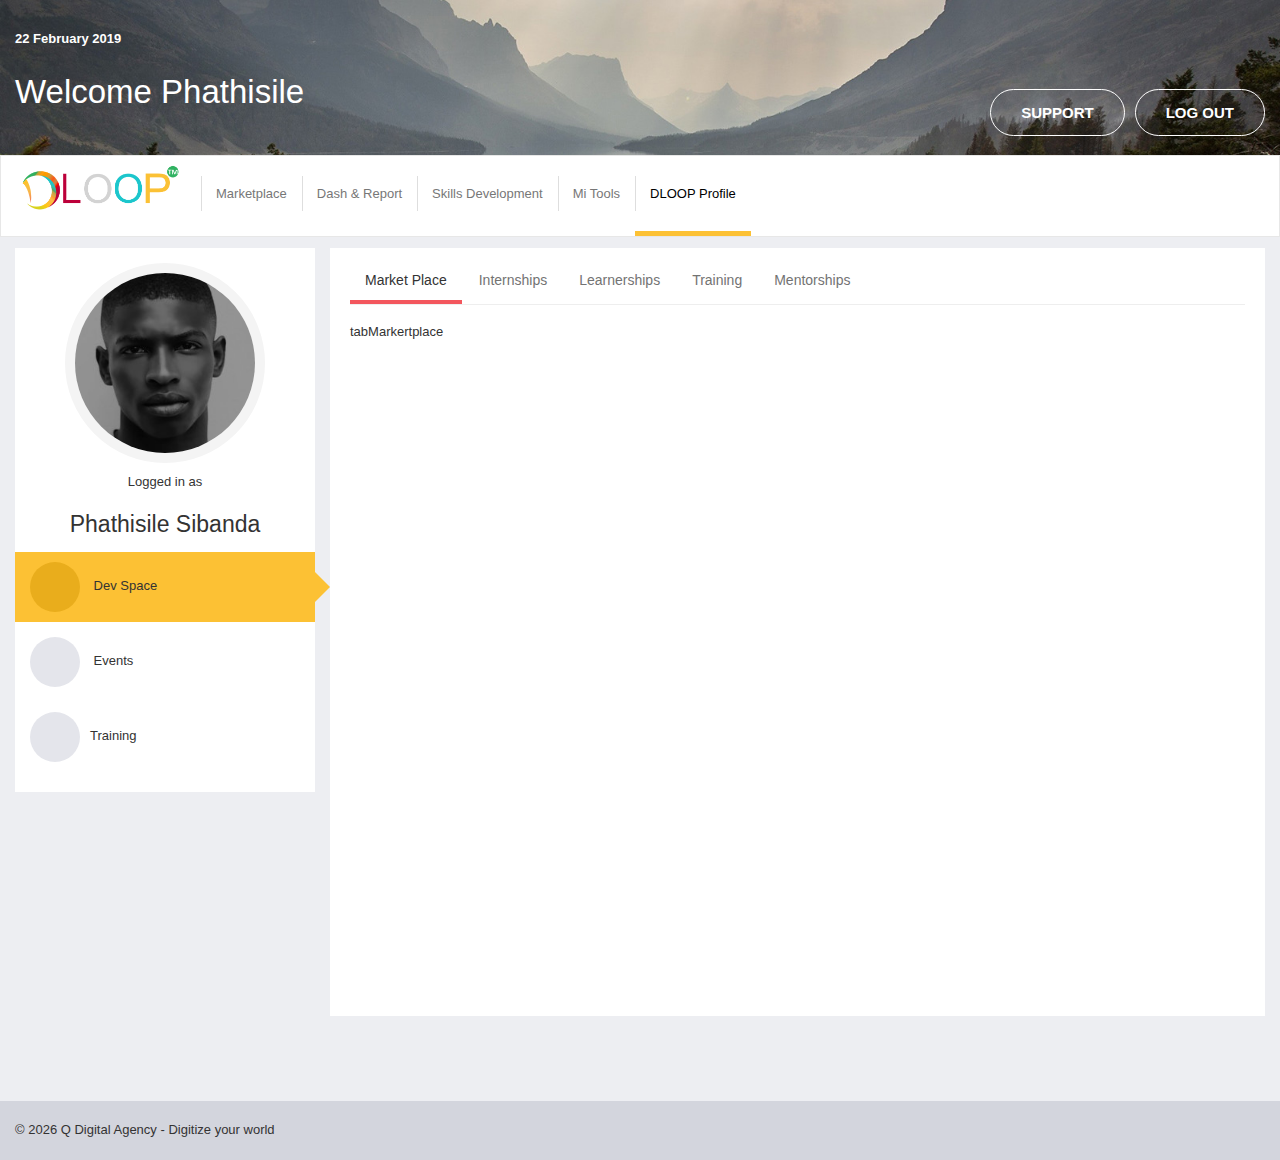
<file: profile.html>
<!DOCTYPE html>
<html lang="en">

<head>
  <meta http-equiv="X-UA-Compatible" content="IE=Edge" />
  <meta http-equiv="Content-Type" content="text/html; charset=utf-8" />
  <meta name="viewport" content="width=device-width, initial-scale=1.0" />
  <meta name="author" content="Q Software Systems - Live By The Code" />
  <meta name="description" content="Human Resources Tools For Skills Development & Organisational Development" />
  <meta name="keywords"
    content="Human Resources HR Tools software solutions IT keywords Skills Development Organisation" />
  <meta name="distribution" content="global" />
  <meta name="location" content="South Africa, Johannesburg, Gauteng" />
  <meta name="robots" content="index, follow, all" />
  <meta name="no-archive" content="googlebot" />
  <meta name="MSSmartTagsPreventParsing" content="true" />
  <title>Dloop | Dashboards | Human Resources</title>
  <!-- BEGIN GLOBAL MANDATORY STYLES -->
  <link rel="stylesheet" href="https://use.fontawesome.com/releases/v5.8.1/css/all.css" crossorigin="anonymous" />
  <link href="./styles/bootstrap-v3.min.css" rel="stylesheet" type="text/css" />
  <link href="./styles/components.css" rel="stylesheet" type="text/css" />
  <link href="./styles/plugins.css" rel="stylesheet" type="text/css" />
  <link href="./styles/main.css" rel="stylesheet" type="text/css" />
</head>

<body>
  <!--Header--->
  <div class="header-image-background">
    <div class="container">
      <div class="welcome-text text-white">
        <span class="text-small bold">22 February 2019</span>
        <h1>Welcome Phathisile</h1>
        <a onclick="javascript:window.location='/dplogin/console/LogoffActn.action'"
          class="btn btn-rounded pull-right marg-left-sm">
          <span style="color:white"> LOG OUT </span>
        </a>
        <a href="javascript:notEnabled();" class="btn btn-rounded pull-right">
          <span style="color:white"> SUPPORT </span>
        </a>
      </div>
    </div>
    <nav class="navbar navbar-default">
      <div class="container-fluid">
        <div class="navbar-header">
          <button type="button" class="navbar-toggle collapsed" data-toggle="collapse" data-target="#navigation"
            aria-expanded="false">
            <span class="sr-only">Toggle navigation</span>
            <span class="icon-bar"></span>
            <span class="icon-bar"></span>
            <span class="icon-bar"></span>
          </button>
          <a class="navbar-brand" href="#">
            <img src="./assets/dHR_white.png" alt="DLOOP Logo" class="img-responsive" />
          </a>
        </div>

        <div class="collapse navbar-collapse" id="navigation">
          <ul class="nav navbar-nav">
            <li>
              <a href="./">Marketplace</a>
            </li>
            <li><a href="dash-report.html">Dash & Report</a></li>
            <li><a href="skills-development.html">Skills Development</a></li>
            <li><a href="mi-tools.html">Mi Tools</a></li>
            <li class="active"><a href="profile.html">DLOOP Profile</a></li>
          </ul>
        </div>
      </div>
    </nav>
  </div>
  <!--//Header--->

  <!-- Content -->
  <div class="main-content container">

    <div class="sidebar bg-white">
      <div class="text-center">
        <img class="user-profile" alt="user image" src="./assets/user.jpg" />
        <p class="text-small text-center marg-top-sm">Logged in as</p>
        <h3 class="text-center">Phathisile Sibanda</h3>
      </div>
      <ul class="nav side-nav">
        <li class="active">
          <i class="nav-icon fas fa-graduation-cap marg-right-sm"></i> 
          Dev Space
        </li>
        <li>
          <i class="nav-icon far fa-calendar-check marg-right-sm"></i> Events
        </li>
        <li>
          <i class="nav-icon fas fa-user-tie marg-right-sm"></i>Training
        </li>
      </ul>
    </div>
    <div class="content-wrapper bg-white">
      <div class="row">
        <div class="col-md-12">
          <div class="profile-content">
            <div class="portlet light">
              <div class="portlet-title">
                <div class="tabbable-line">
                  <ul class="nav nav-tabs">
                    <li id="tabmarkertplaceL2" class="active">
                      <a href="#tabMarkertplace" data-toggle="tab" aria-expanded="true">
                        Market Place
                      </a>
                    </li>
                    <li id="tabInternshipsL2">
                      <a href="#tabInternships" data-toggle="tab" aria-expanded="false">
                          Internships            
                      </a>
                    </li>
                    <li id="tabLearnershipsL2" >
                      <a href="#tabLearnerhips" data-toggle="tab" aria-expanded="false">
                          Learnerships            
                      </a>
                    </li>
                    <li id="tabTrainingL2">
                      <a href="#tabTraining" data-toggle="tab" aria-expanded="false">
                          Training            
                      </a>
                    </li>
                    <li id="tabMentorshipsL2" >
                        <a href="#tabMentorships" data-toggle="tab" aria-expanded="false">
                            Mentorships            
                        </a>
                      </li>
                  </ul>
                </div>
              </div>
              <div class="portlet-body">
                <div class="tab-content">
                  <div class="tab-pane active" id="tabMarkertplace">
                      tabMarkertplace
                  </div>
                  <div class="tab-pane" id="tabInternships">
                      tabInternships
                  </div>
                  <div class="tab-pane" id="tabLearnerhips">
                      tabLearnerhips
                  </div>
                  <div class="tab-pane" id="tabTraining">
                      tabTraining
                  </div>
                  <div class="tab-pane" id="tabMentorships">
                      tabMentorships
                  </div>
                </div>
              </div>
            </div>
          </div>
        </div>
      </div>
    </div>
  </div>
  <footer class="footer container bg-dark--gray">
      <span class="text-small text-gray">&copy; <script>document.write(new Date().getFullYear())</script> Q Digital Agency - Digitize your world</span>
  </footer>
  <!-- jQuery library -->
  <script src="//ajax.googleapis.com/ajax/libs/jquery/1.11.3/jquery.min.js"></script>
  <!-- Bootstrap JS -->
  <script src="//maxcdn.bootstrapcdn.com/bootstrap/3.3.5/js/bootstrap.min.js"></script>
</body>

</html>
</file>
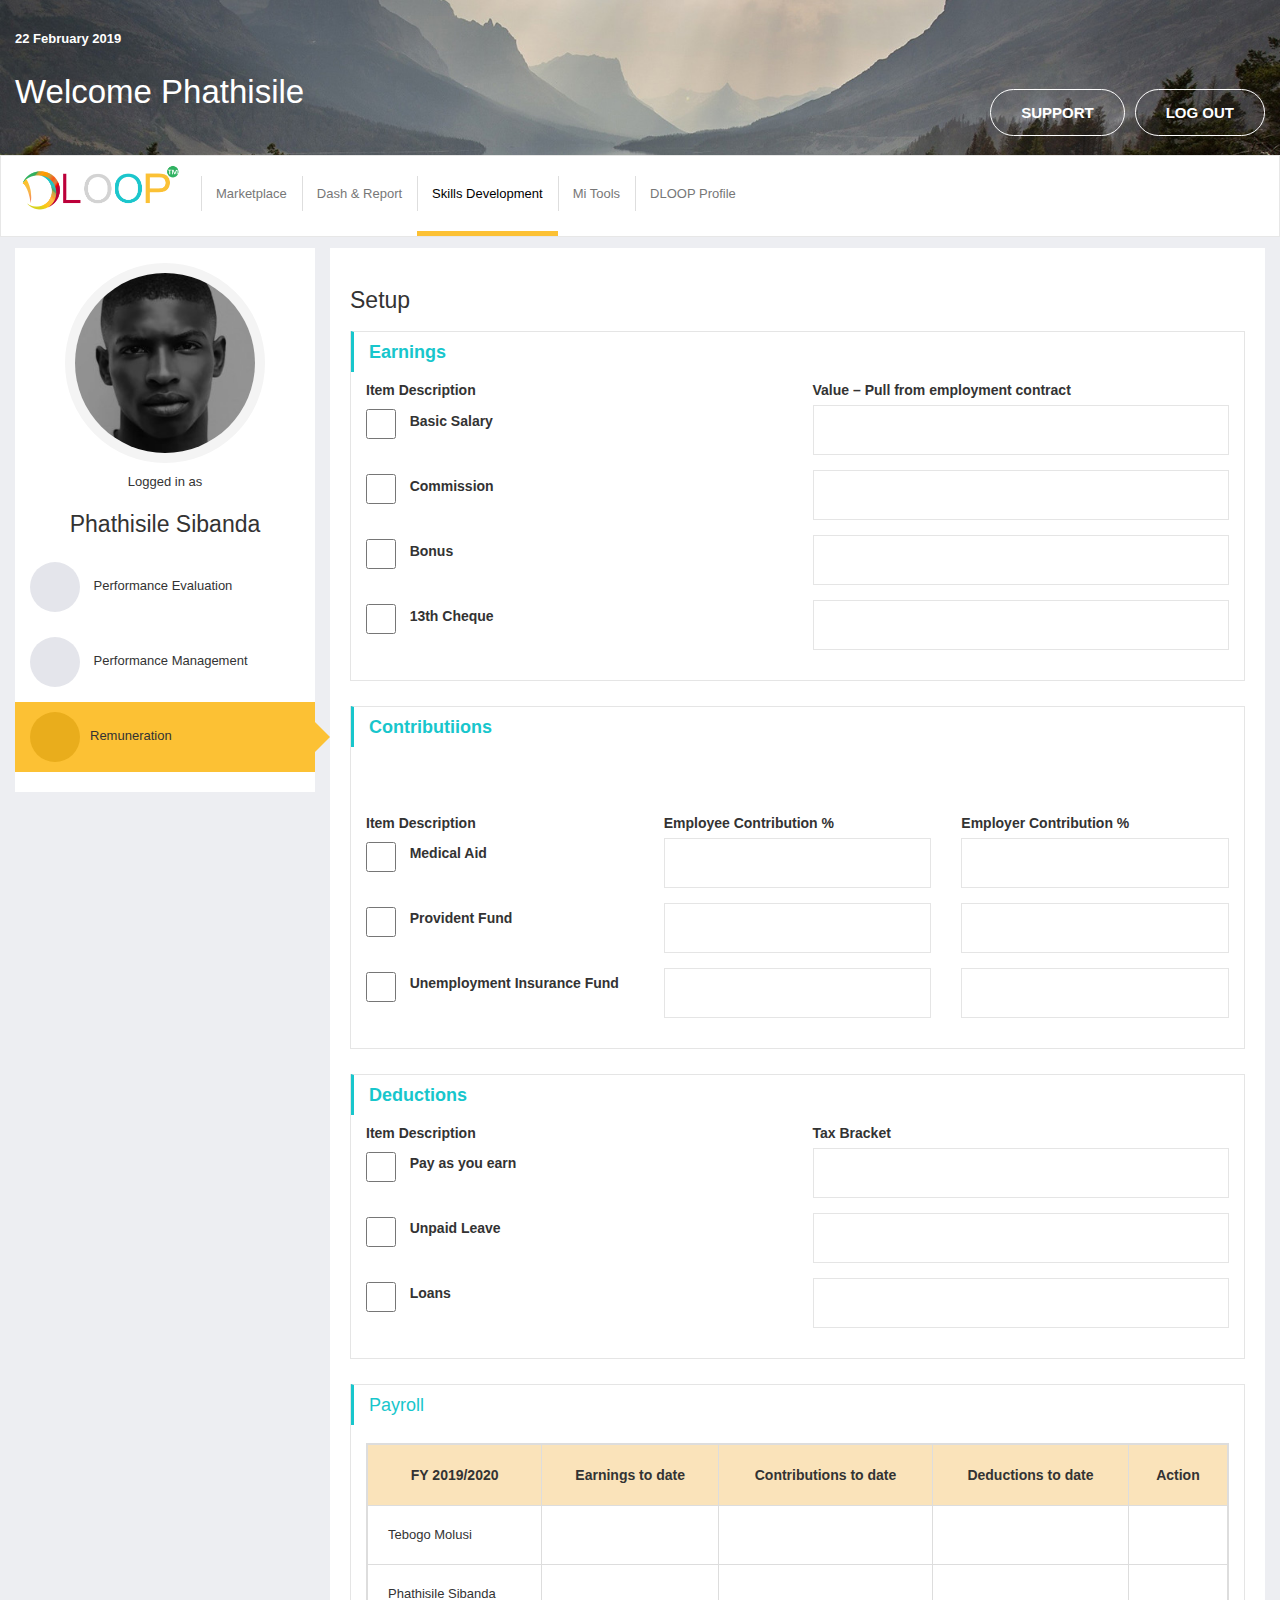
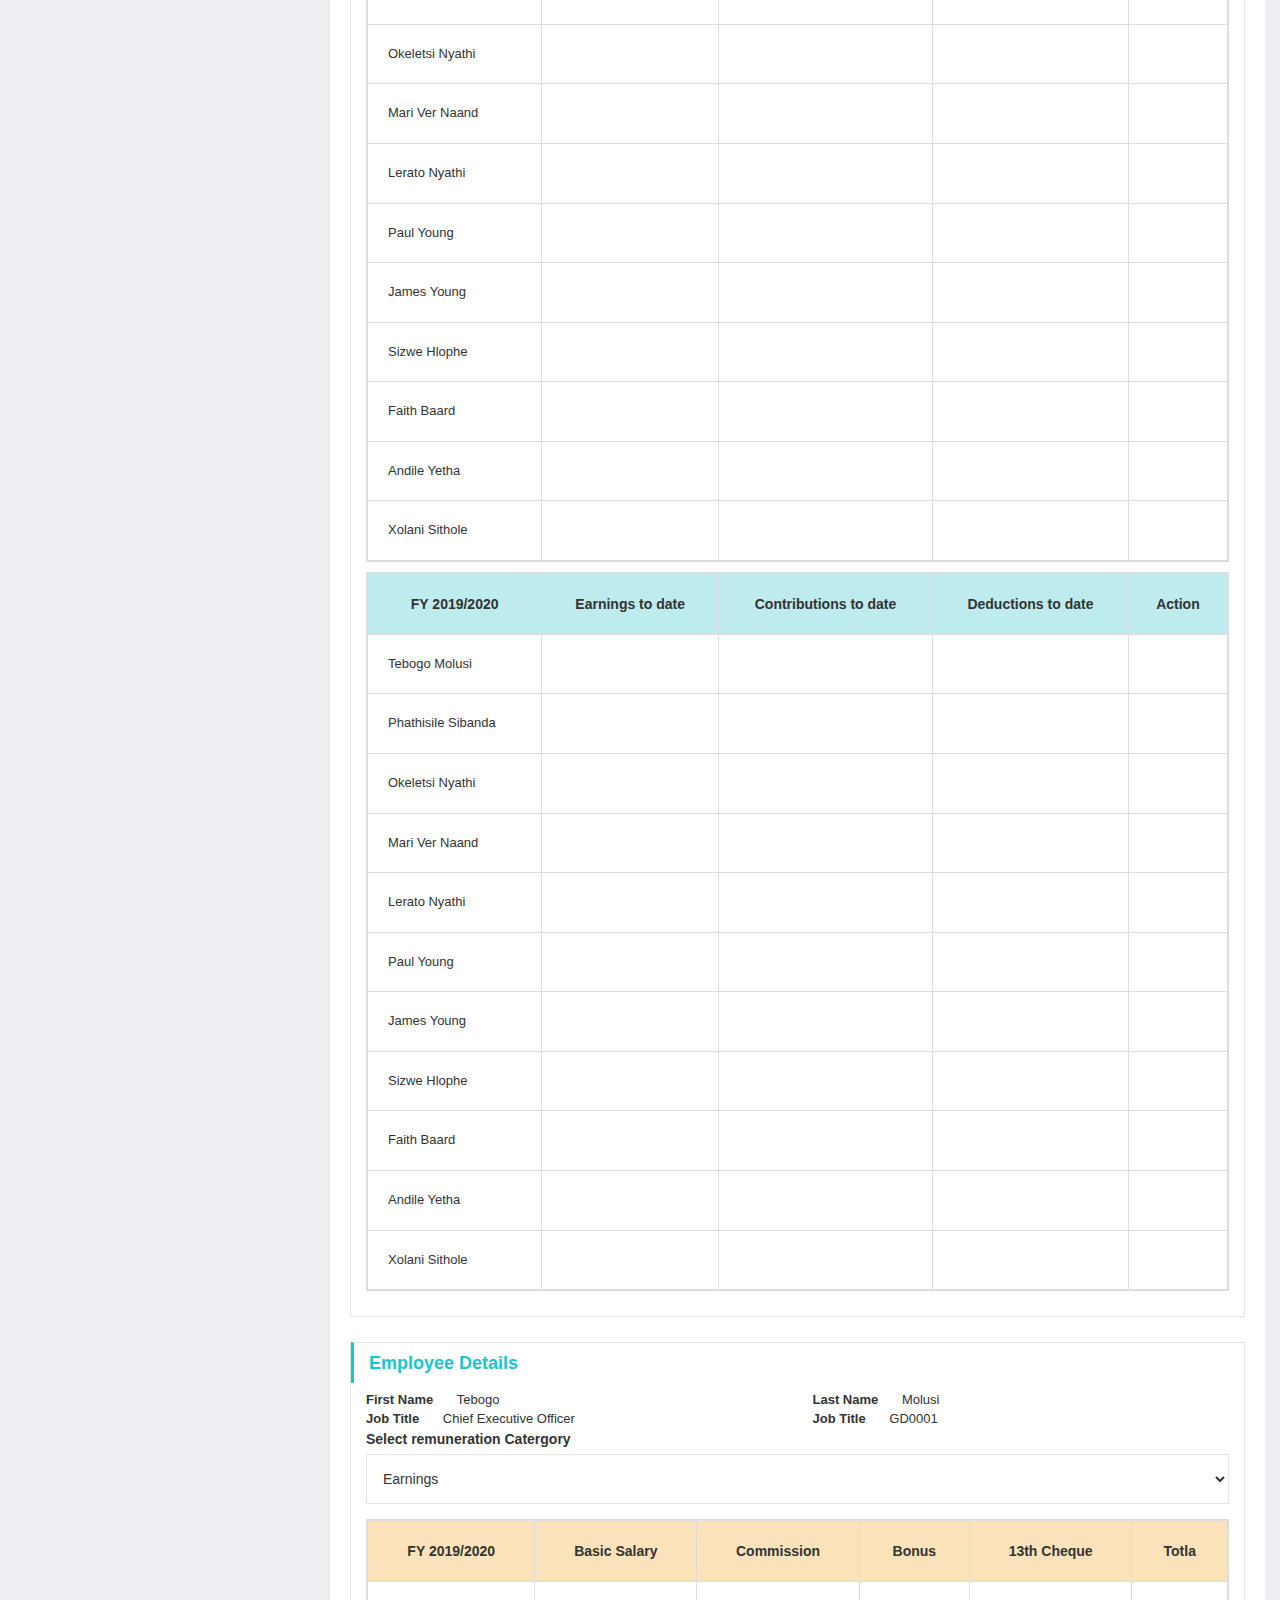
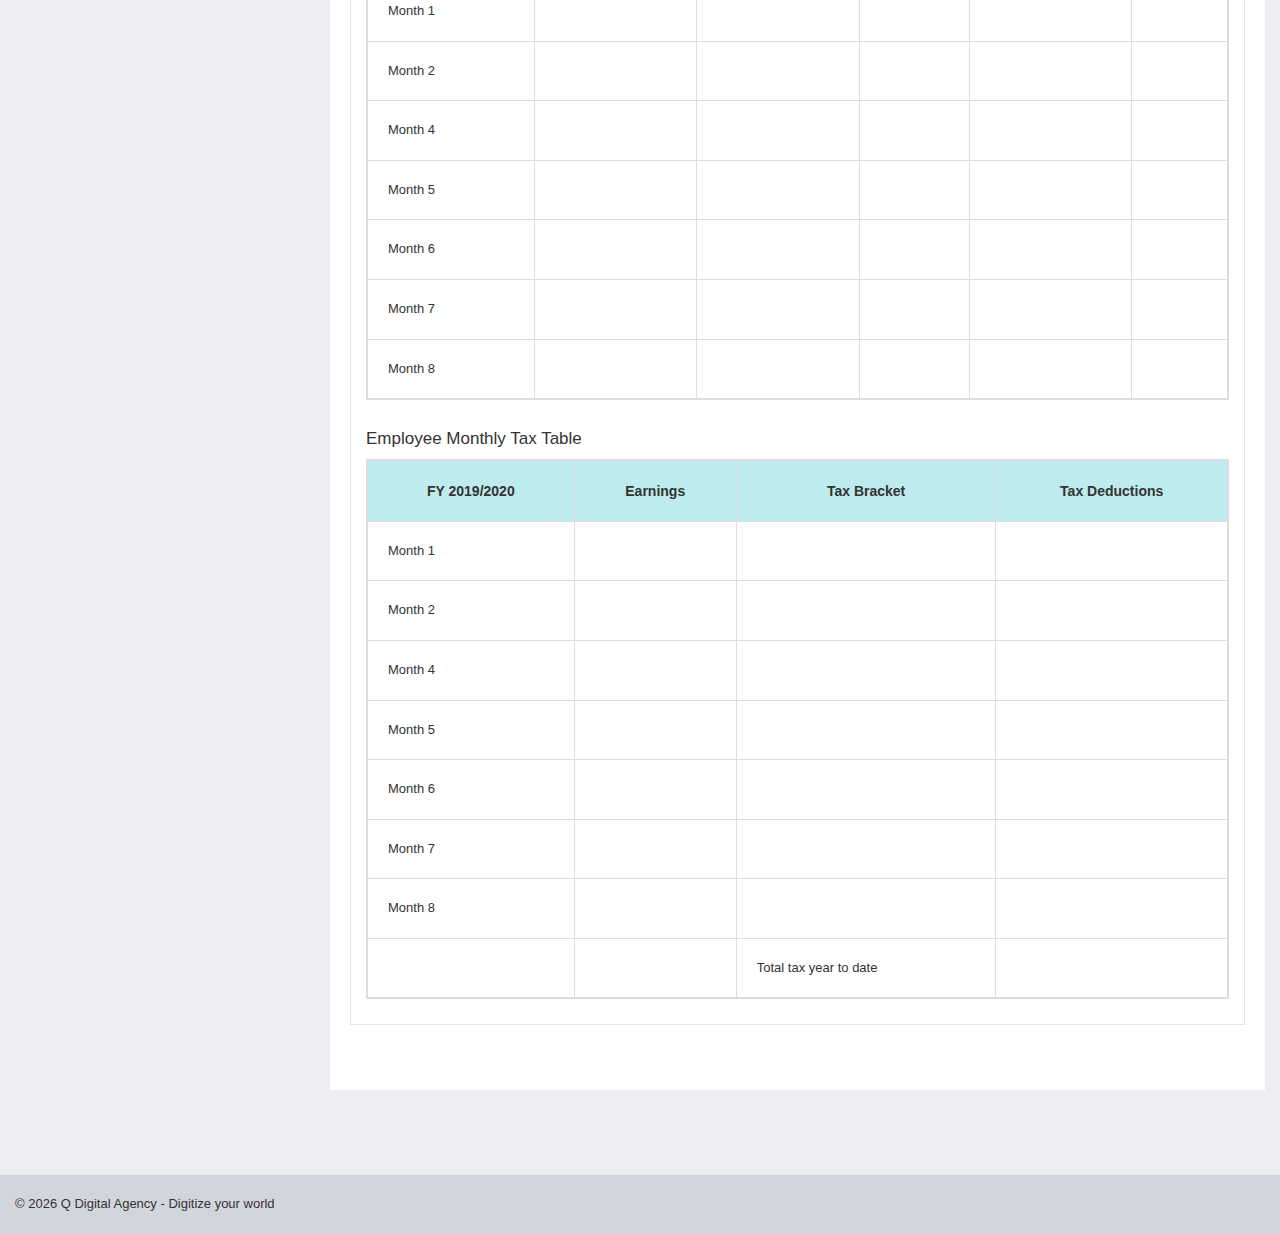
<file: remuneration.html>
<!DOCTYPE html>
<html lang="en">
  <head>
    <meta http-equiv="X-UA-Compatible" content="IE=Edge" />
    <meta http-equiv="Content-Type" content="text/html; charset=utf-8" />
    <meta name="viewport" content="width=device-width, initial-scale=1.0" />
    <meta name="author" content="Q Software Systems - Live By The Code" />
    <meta
      name="description"
      content="Human Resources Tools For Skills Development & Organisational Development"
    />
    <meta
      name="keywords"
      content="Human Resources HR Tools software solutions IT keywords Skills Development Organisation"
    />
    <meta name="distribution" content="global" />
    <meta name="location" content="South Africa, Johannesburg, Gauteng" />
    <meta name="robots" content="index, follow, all" />
    <meta name="no-archive" content="googlebot" />
    <meta name="MSSmartTagsPreventParsing" content="true" />
    <title>Dloop | Dashboards | Human Resources</title>
    <!-- BEGIN GLOBAL MANDATORY STYLES -->
    <link
      rel="stylesheet"
      href="https://use.fontawesome.com/releases/v5.8.1/css/all.css"
      crossorigin="anonymous"
    />
    <link
      href="./styles/bootstrap-v3.min.css"
      rel="stylesheet"
      type="text/css"
    />
    <link href="./styles/components.css" rel="stylesheet" type="text/css" />
    <link href="./styles/plugins.css" rel="stylesheet" type="text/css" />
    <link
      href="./styles/jquery.nouislider.min.css"
      rel="stylesheet"
      type="text/css"
    />
    <link href="./styles/main.css" rel="stylesheet" type="text/css" />
  </head>

  <body>
    <!--Header--->
    <div class="header-image-background">
      <div class="container">
        <div class="welcome-text text-white">
          <span class="text-small bold">22 February 2019</span>
          <h1>Welcome Phathisile</h1>
          <a
            onclick="javascript:window.location='/dplogin/console/LogoffActn.action'"
            class="btn btn-rounded pull-right marg-left-sm"
          >
            <span style="color:white"> LOG OUT </span>
          </a>
          <a href="javascript:notEnabled();" class="btn btn-rounded pull-right">
            <span style="color:white"> SUPPORT </span>
          </a>
        </div>
      </div>
      <nav class="navbar navbar-default">
        <div class="container-fluid">
          <div class="navbar-header">
            <button
              type="button"
              class="navbar-toggle collapsed"
              data-toggle="collapse"
              data-target="#navigation"
              aria-expanded="false"
            >
              <span class="sr-only">Toggle navigation</span>
              <span class="icon-bar"></span>
              <span class="icon-bar"></span>
              <span class="icon-bar"></span>
            </button>
            <a class="navbar-brand" href="#">
              <img
                src="./assets/dHR_white.png"
                alt="DLOOP Logo"
                class="img-responsive"
              />
            </a>
          </div>

          <div class="collapse navbar-collapse" id="navigation">
            <ul class="nav navbar-nav">
              <li>
                <a href="./">Marketplace</a>
              </li>
              <li><a href="dash-report.html">Dash & Report</a></li>
              <li class="active">
                <a href="skills-development.html">Skills Development</a>
              </li>
              <li><a href="mi-tools.html">Mi Tools</a></li>
              <li><a href="profile.html">DLOOP Profile</a></li>
            </ul>
          </div>
        </div>
      </nav>
    </div>
    <!--//Header--->

    <!-- Content -->

    <div class="main-content container">

      <div class="sidebar bg-white">
        <div class="text-center">
          <img class="user-profile" alt="user image" src="./assets/user.jpg" />
          <p class="text-small text-center marg-top-sm">Logged in as</p>
          <h3 class="text-center">Phathisile Sibanda</h3>
        </div>
        <ul class="nav side-nav">
          <li>
            <a href="skills-development.html">
              <i class="nav-icon fas fa-graduation-cap marg-right-sm"></i>
              Performance Evaluation
            </a>
          </li>
          <li>
            <a href="./performance-management.html">
              <i class="nav-icon far fa-calendar-check marg-right-sm"></i>
              Performance Management
            </a>
          </li>
          <li class="active">
              <a href="./remuneration.html">
            <i class="nav-icon fas fa-user-tie marg-right-sm"></i>Remuneration
            </a>
          </li>
        </ul>
      </div>


      <div class="content-wrapper bg-white">
        <div class="row">
          <div class="col-md-12">
            <div class="portlet light">
              <div class="portlet-body">
                <div class="portlet-title">
                  <h3> Setup</h3>
                </div>
                <div class="portlet-body">
                  <div class="tab-content">
                    <div class="portlet box grey">
                      <div class="portlet-title">
                        <div class="caption bold">
                          Earnings
                        </div>
                      </div>
                      <div class="portlet-body">
                        <div class="row">
                          <div class="col-sm-6">
                            <label class="bold">Item Description</label>
                              <div class="check-group">
                              <input class="check-mark" type="checkbox" name="remember" value="1">
                              <label class="checked marg-left-sm">
                                Basic Salary
                              </label>
                              </div>
                          </div>
                          <div class="col-sm-6">
                            <div class="form-group">
                              <label>Value – Pull from employment contract</label>
                              <input class="form-control" type="text"/>
                            </div>
                          </div>
                          <div class="col-sm-6">
                              <div class="check-group">
                              <input class="check-mark" type="checkbox" name="remember" value="1">
                              <label class="checked marg-left-sm">
                               Commission
                              </label>
                              </div>
                          </div>
                          <div class="col-sm-6">
                            <div class="form-group">
                              <input class="form-control" type="text"/>
                            </div>
                          </div>
                          <div class="col-sm-6">
                              <div class="check-group">
                              <input class="check-mark" type="checkbox" name="remember" value="1">
                              <label class="checked marg-left-sm">
                               Bonus
                              </label>
                              </div>
                          </div>
                          <div class="col-sm-6">
                            <div class="form-group">
                              <input class="form-control" type="text"/>
                            </div>
                          </div>
                          <div class="col-sm-6">
                              <div class="check-group">
                              <input class="check-mark" type="checkbox" name="remember" value="1">
                              <label class="checked marg-left-sm">
                                13th Cheque
                              </label>
                              </div>
                          </div>
                          <div class="col-sm-6">
                            <div class="form-group">
                              <input class="form-control" type="text"/>
                            </div>
                          </div>
                        </div>
                      </div>
                    </div>
                      <div class="portlet box grey">
                        <div class="portlet-title">
                          <div class="caption bold" id="reviews">
                            Contributiions
                          </div>
                        </div>
                        <div class="portlet-body">
                          <div class="row">
                            <div class="col-sm-12 marg-bottom-sm">
                              <button class="btn btn-secondary">Add New Item</button>
                            </div>
                          </div>
                          <div class="row">
                            <div class="col-sm-4">
                              <div class="form-group">
                                  <label class="bold">Item Description</label>
                                  <div class="check-group">
                                  <input class="check-mark" type="checkbox" name="remember" value="1">
                                  <label class="checked marg-left-sm">
                                    Medical Aid
                                  </label>
                                  </div>
                              </div>
                            </div>
                            <div class="col-sm-4">
                                <div class="form-group">
                                    <label>Employee Contribution %</label>
                                    <input class="form-control" type="text"/>
                                  </div>
                            </div>
                            <div class="col-sm-4">
                                <div class="form-group">
                                    <label>Employer Contribution %</label>
                                    <input class="form-control" type="text"/>
                                  </div>
                            </div>
                          </div>
                          <div class="row">
                            <div class="col-sm-4">
                              <div class="form-group">
                                  <div class="check-group">
                                  <input class="check-mark" type="checkbox" name="remember" value="1">
                                  <label class="checked marg-left-sm">
                                   Provident Fund
                                  </label>
                                  </div>
                              </div>
                            </div>
                            <div class="col-sm-4">
                                <div class="form-group">
                                    <input class="form-control" type="text"/>
                                  </div>
                            </div>
                            <div class="col-sm-4">
                                <div class="form-group">
                                    <input class="form-control" type="text"/>
                                  </div>
                            </div>
                          </div>
                          <div class="row">
                            <div class="col-sm-4">
                              <div class="form-group">
                                  <div class="check-group">
                                  <input class="check-mark" type="checkbox" name="remember" value="1">
                                  <label class="checked marg-left-sm">
                                      Unemployment Insurance Fund
                                  </label>
                                  </div>
                              </div>
                            </div>
                            <div class="col-sm-4">
                                <div class="form-group">
                                    <input class="form-control" type="text"/>
                                  </div>
                            </div>
                            <div class="col-sm-4">
                                <div class="form-group">
                                    <input class="form-control" type="text"/>
                                  </div>
                            </div>
                          </div>
                        </div>
                      </div>
                      <div class="portlet box grey">
                        <div class="portlet-title">
                          <div class="caption bold" id="reviews">
                            Deductions
                          </div>
                        </div>
                        <div class="portlet-body">
                          <div class="row">
                            <div class="col-sm-6">
                              <div class="form-group">
                                  <label class="bold">Item Description</label>
                                  <div class="check-group">
                                  <input class="check-mark" type="checkbox" name="remember" value="1">
                                  <label class="checked marg-left-sm">
                                    Pay as you earn
                                  </label>
                                  </div>
                              </div>
                            </div>
                            <div class="col-sm-6">
                                <div class="form-group">
                                    <label>Tax Bracket</label>
                                    <input class="form-control" type="text"/>
                                  </div>
                            </div>
                          </div>
                          <div class="row">
                            <div class="col-sm-6">
                              <div class="form-group">
                                  <div class="check-group">
                                  <input class="check-mark" type="checkbox" name="remember" value="1">
                                  <label class="checked marg-left-sm">
                                  Unpaid Leave
                                  </label>
                                  </div>
                              </div>
                            </div>
                            <div class="col-sm-6">
                                <div class="form-group">
                                    <input class="form-control" type="text"/>
                                  </div>
                            </div>

                          </div>
                          <div class="row">
                            <div class="col-sm-6">
                              <div class="form-group">
                                  <div class="check-group">
                                  <input class="check-mark" type="checkbox" name="remember" value="1">
                                  <label class="checked marg-left-sm">
                                     Loans
                                  </label>
                                  </div>
                              </div>
                            </div>
                            <div class="col-sm-6">
                                <div class="form-group">
                                    <input class="form-control" type="text"/>
                                  </div>
                            </div>
                          </div>
                        </div>
                      </div>
                
                    <div id="performance-categories">
                      <div class="portlet box grey">
                        <div class="portlet-title">
                          <div class="caption">
                            Payroll
                          </div>
                        </div>
                        <div class="portlet-body">                        
                            <div class="table-scrollable">
                              <table class="table table-bordered table-hover">
                                <thead>
                                  <tr class="bg-light--gold">
                                    <th>FY 2019/2020</th>
                                    <th>Earnings to date</th>
                                    <th>Contributions to date</th>
                                    <th>Deductions to date</th>
                                    <th>Action</th>
                                  </tr>
                                </thead>
                                <tbody>
                                  <tr>
                                    <td>Tebogo Molusi</td>
                                    <td>&nbsp;</td>
                                    <td>&nbsp;</td>
                                    <td>&nbsp;</td>
                                    <td>&nbsp;</td>
                                  </tr>
                                  <tr>
                                    <td>Phathisile Sibanda</td>
                                    <td>&nbsp;</td>
                                    <td>&nbsp;</td>
                                    <td>&nbsp;</td>
                                    <td>&nbsp;</td>
                                  </tr>
                                  <tr>
                                    <td>Okeletsi Nyathi</td>
                                    <td>&nbsp;</td>
                                    <td>&nbsp;</td>
                                    <td>&nbsp;</td>
                                    <td>&nbsp;</td>
                                  </tr>
                                  <tr>
                                    <td>Mari Ver Naand</td>
                                    <td>&nbsp;</td>
                                    <td>&nbsp;</td>
                                    <td>&nbsp;</td>
                                    <td>&nbsp;</td>
                                  </tr>
                                  <tr>
                                    <td>Lerato Nyathi</td>
                                    <td>&nbsp;</td>
                                    <td>&nbsp;</td>
                                    <td>&nbsp;</td>
                                    <td>&nbsp;</td>
                                  </tr>
                                  <tr>
                                    <td>Paul Young</td>
                                    <td>&nbsp;</td>
                                    <td>&nbsp;</td>
                                    <td>&nbsp;</td>
                                    <td>&nbsp;</td>
                                  </tr>
                                  <tr>
                                    <td>James Young</td>
                                    <td>&nbsp;</td>
                                    <td>&nbsp;</td>
                                    <td>&nbsp;</td>
                                    <td>&nbsp;</td>
                                  </tr>
                                  <tr>
                                    <td>Sizwe Hlophe</td>
                                    <td>&nbsp;</td>
                                    <td>&nbsp;</td>
                                    <td>&nbsp;</td>
                                    <td>&nbsp;</td>
                                  </tr>
                                  <tr>
                                    <td>Faith Baard</td>
                                    <td>&nbsp;</td>
                                    <td>&nbsp;</td>
                                    <td>&nbsp;</td>
                                    <td>&nbsp;</td>
                                  </tr>
                                  <tr>
                                    <td>Andile Yetha</td>
                                    <td>&nbsp;</td>
                                    <td>&nbsp;</td>
                                    <td>&nbsp;</td>
                                    <td>&nbsp;</td>
                                  </tr>
                                  <tr>
                                    <td>Xolani Sithole</td>
                                    <td>&nbsp;</td>
                                    <td>&nbsp;</td>
                                    <td>&nbsp;</td>
                                    <td>&nbsp;</td>
                                  </tr>
                                </tbody>
                              </table>
                          
                          </div>
                            <div class="table-scrollable">
                              <table class="table table-bordered table-hover">
                                <thead>
                                  <tr class="bg-cyan--blue">
                                    <th>FY 2019/2020</th>
                                    <th>Earnings to date</th>
                                    <th>Contributions to date</th>
                                    <th>Deductions to date</th>
                                    <th>Action</th>
                                  </tr>
                                </thead>
                                <tbody>
                                  <tr>
                                    <td>Tebogo Molusi</td>
                                    <td>&nbsp;</td>
                                    <td>&nbsp;</td>
                                    <td>&nbsp;</td>
                                    <td>&nbsp;</td>
                                  </tr>
                                  <tr>
                                    <td>Phathisile Sibanda</td>
                                    <td>&nbsp;</td>
                                    <td>&nbsp;</td>
                                    <td>&nbsp;</td>
                                    <td>&nbsp;</td>
                                  </tr>
                                  <tr>
                                    <td>Okeletsi Nyathi</td>
                                    <td>&nbsp;</td>
                                    <td>&nbsp;</td>
                                    <td>&nbsp;</td>
                                    <td>&nbsp;</td>
                                  </tr>
                                  <tr>
                                    <td>Mari Ver Naand</td>
                                    <td>&nbsp;</td>
                                    <td>&nbsp;</td>
                                    <td>&nbsp;</td>
                                    <td>&nbsp;</td>
                                  </tr>
                                  <tr>
                                    <td>Lerato Nyathi</td>
                                    <td>&nbsp;</td>
                                    <td>&nbsp;</td>
                                    <td>&nbsp;</td>
                                    <td>&nbsp;</td>
                                  </tr>
                                  <tr>
                                    <td>Paul Young</td>
                                    <td>&nbsp;</td>
                                    <td>&nbsp;</td>
                                    <td>&nbsp;</td>
                                    <td>&nbsp;</td>
                                  </tr>
                                  <tr>
                                    <td>James Young</td>
                                    <td>&nbsp;</td>
                                    <td>&nbsp;</td>
                                    <td>&nbsp;</td>
                                    <td>&nbsp;</td>
                                  </tr>
                                  <tr>
                                    <td>Sizwe Hlophe</td>
                                    <td>&nbsp;</td>
                                    <td>&nbsp;</td>
                                    <td>&nbsp;</td>
                                    <td>&nbsp;</td>
                                  </tr>
                                  <tr>
                                    <td>Faith Baard</td>
                                    <td>&nbsp;</td>
                                    <td>&nbsp;</td>
                                    <td>&nbsp;</td>
                                    <td>&nbsp;</td>
                                  </tr>
                                  <tr>
                                    <td>Andile Yetha</td>
                                    <td>&nbsp;</td>
                                    <td>&nbsp;</td>
                                    <td>&nbsp;</td>
                                    <td>&nbsp;</td>
                                  </tr>
                                  <tr>
                                    <td>Xolani Sithole</td>
                                    <td>&nbsp;</td>
                                    <td>&nbsp;</td>
                                    <td>&nbsp;</td>
                                    <td>&nbsp;</td>
                                  </tr>
                                </tbody>
                              </table>
                          
                          </div>
                        </div>
                      </div>
                    </div>
                    

                      <div class="portlet box grey">
                        <div class="portlet-title">
                          <div class="caption bold">
                           Employee Details
                          </div>
                        </div>
                        <div class="portlet-body">
                          <div class="row">
                            <div class="col-sm-6">
                               <span class="bold marg-right-sm">First Name</span> <span class="marg-left-sm">Tebogo</span> <br/>
                               <span class="bold marg-right-sm">Job Title</span> <span class="marg-left-sm">Chief Executive Officer</span> 
                            </div>
                            <div class="col-sm-6">
                                <span class="bold marg-right-sm">Last Name</span> <span class="marg-left-sm">Molusi</span> <br/>
                                <span class="bold marg-right-sm">Job Title</span> <span class="marg-left-sm">GD0001</span> 
                            </div>
                            <div class="col-sm-12">
                              <div class="dotted-seperator"></div>
                            </div>
                          </div>
                            <div class="form-group">
                                <label>Select remuneration Catergory</label>
                                <select class="form-control">
                                  <option>Earnings</option>
                                </select>
                              </div>                 
                            <div class="table-scrollable">
                              <table class="table table-bordered table-hover">
                                <thead>
                                  <tr class="bg-light--gold">
                                    <th>FY 2019/2020</th>
                                    <th>Basic Salary</th>
                                    <th>Commission</th>
                                    <th>Bonus</th>
                                    <th>13th Cheque</th>
                                    <th>Totla</th>
                                  </tr>
                                </thead>
                                <tbody>
                                  <tr>
                                    <td> Month 1</td>
                                    <td>&nbsp;</td>
                                    <td>&nbsp;</td>
                                    <td>&nbsp;</td>
                                    <td>&nbsp;</td>
                                    <td>&nbsp;</td>
                                  </tr>
                                  <tr>
                                    <td> Month 2</td>
                                    <td>&nbsp;</td>
                                    <td>&nbsp;</td>
                                    <td>&nbsp;</td>
                                    <td>&nbsp;</td>
                                    <td>&nbsp;</td>
                                  </tr>
                                  <tr>
                                    <td> Month 4</td>
                                    <td>&nbsp;</td>
                                    <td>&nbsp;</td>
                                    <td>&nbsp;</td>
                                    <td>&nbsp;</td>
                                    <td>&nbsp;</td>
                                  </tr>
                                  <tr>
                                    <td> Month 5</td>
                                    <td>&nbsp;</td>
                                    <td>&nbsp;</td>
                                    <td>&nbsp;</td>
                                    <td>&nbsp;</td>
                                    <td>&nbsp;</td>
                                  </tr>
                                  <tr>
                                    <td> Month 6</td>
                                    <td>&nbsp;</td>
                                    <td>&nbsp;</td>
                                    <td>&nbsp;</td>
                                    <td>&nbsp;</td>
                                    <td>&nbsp;</td>
                                  </tr>
                                  <tr>
                                    <td> Month 7</td>
                                    <td>&nbsp;</td>
                                    <td>&nbsp;</td>
                                    <td>&nbsp;</td>
                                    <td>&nbsp;</td>
                                    <td>&nbsp;</td>
                                  </tr>
                                  <tr>
                                    <td> Month 8</td>
                                    <td>&nbsp;</td>
                                    <td>&nbsp;</td>
                                    <td>&nbsp;</td>
                                    <td>&nbsp;</td>
                                    <td>&nbsp;</td>
                                  </tr>

                                </tbody>
                              </table>
                          
                          </div>
                          <div class="doted-seperator"></div>
                          <h4 class="marg-top-sm marg-top-lg">Employee Monthly Tax Table</h4>
                          <div class="table-scrollable marg-bottom-sm">
                              <table class="table table-bordered table-hover">
                                <thead>
                                  <tr class="bg-cyan--blue">
                                    <th>FY 2019/2020</th>
                                    <th>Earnings</th>
                                    <th>Tax Bracket</th>
                                    <th>Tax Deductions</th>
                                  </tr>
                                </thead>
                                <tbody>
                                  <tr>
                                    <td> Month 1</td>
                                    <td>&nbsp;</td>
                                    <td>&nbsp;</td>
                                    <td>&nbsp;</td>
                                  </tr>
                                  <tr>
                                    <td> Month 2</td>
                                    <td>&nbsp;</td>
                                    <td>&nbsp;</td>
                                    <td>&nbsp;</td>
                                  </tr>
                                  <tr>
                                    <td> Month 4</td>
                                    <td>&nbsp;</td>
                                    <td>&nbsp;</td>
                                    <td>&nbsp;</td>
                                  </tr>
                                  <tr>
                                    <td> Month 5</td>
                                    <td>&nbsp;</td>
                                    <td>&nbsp;</td>
                                    <td>&nbsp;</td>
                                  </tr>
                                  <tr>
                                    <td> Month 6</td>
                                    <td>&nbsp;</td>
                                    <td>&nbsp;</td>
                                    <td>&nbsp;</td>
                                  </tr>
                                  <tr>
                                    <td> Month 7</td>
                                    <td>&nbsp;</td>
                                    <td>&nbsp;</td>
                                    <td>&nbsp;</td>
                                  </tr>
                                  <tr>
                                    <td> Month 8</td>
                                    <td>&nbsp;</td>
                                    <td>&nbsp;</td>
                                    <td>&nbsp;</td>
                                  </tr>
                                  <tr>
                                    <td>&nbsp;</td>
                                    <td>&nbsp;</td>
                                    <td>Total tax year to date</td>
                                    <td>&nbsp;</td>
                                  </tr>

                                </tbody>
                              </table>
                          
                          </div>
                        </div>
                      </div>
                  </div>
                </div>
              </div>
            </div>
          </div>
        </div>
      </div>
    </div>
    <footer class="footer container bg-dark--gray">
      <span class="text-small text-gray"
        >&copy;
        <script>
          document.write(new Date().getFullYear());
        </script>
        Q Digital Agency - Digitize your world</span
      >
    </footer>
    <!-- jQuery library -->
    <script src="//ajax.googleapis.com/ajax/libs/jquery/1.11.3/jquery.min.js"></script>
    <!-- Bootstrap JS -->
    <script src="//maxcdn.bootstrapcdn.com/bootstrap/3.3.5/js/bootstrap.min.js"></script>
    <!--Slider-->
    <script src="./scripts/jquery.nouislider.all.min.js"></script>
  </body>
</html>
</file>
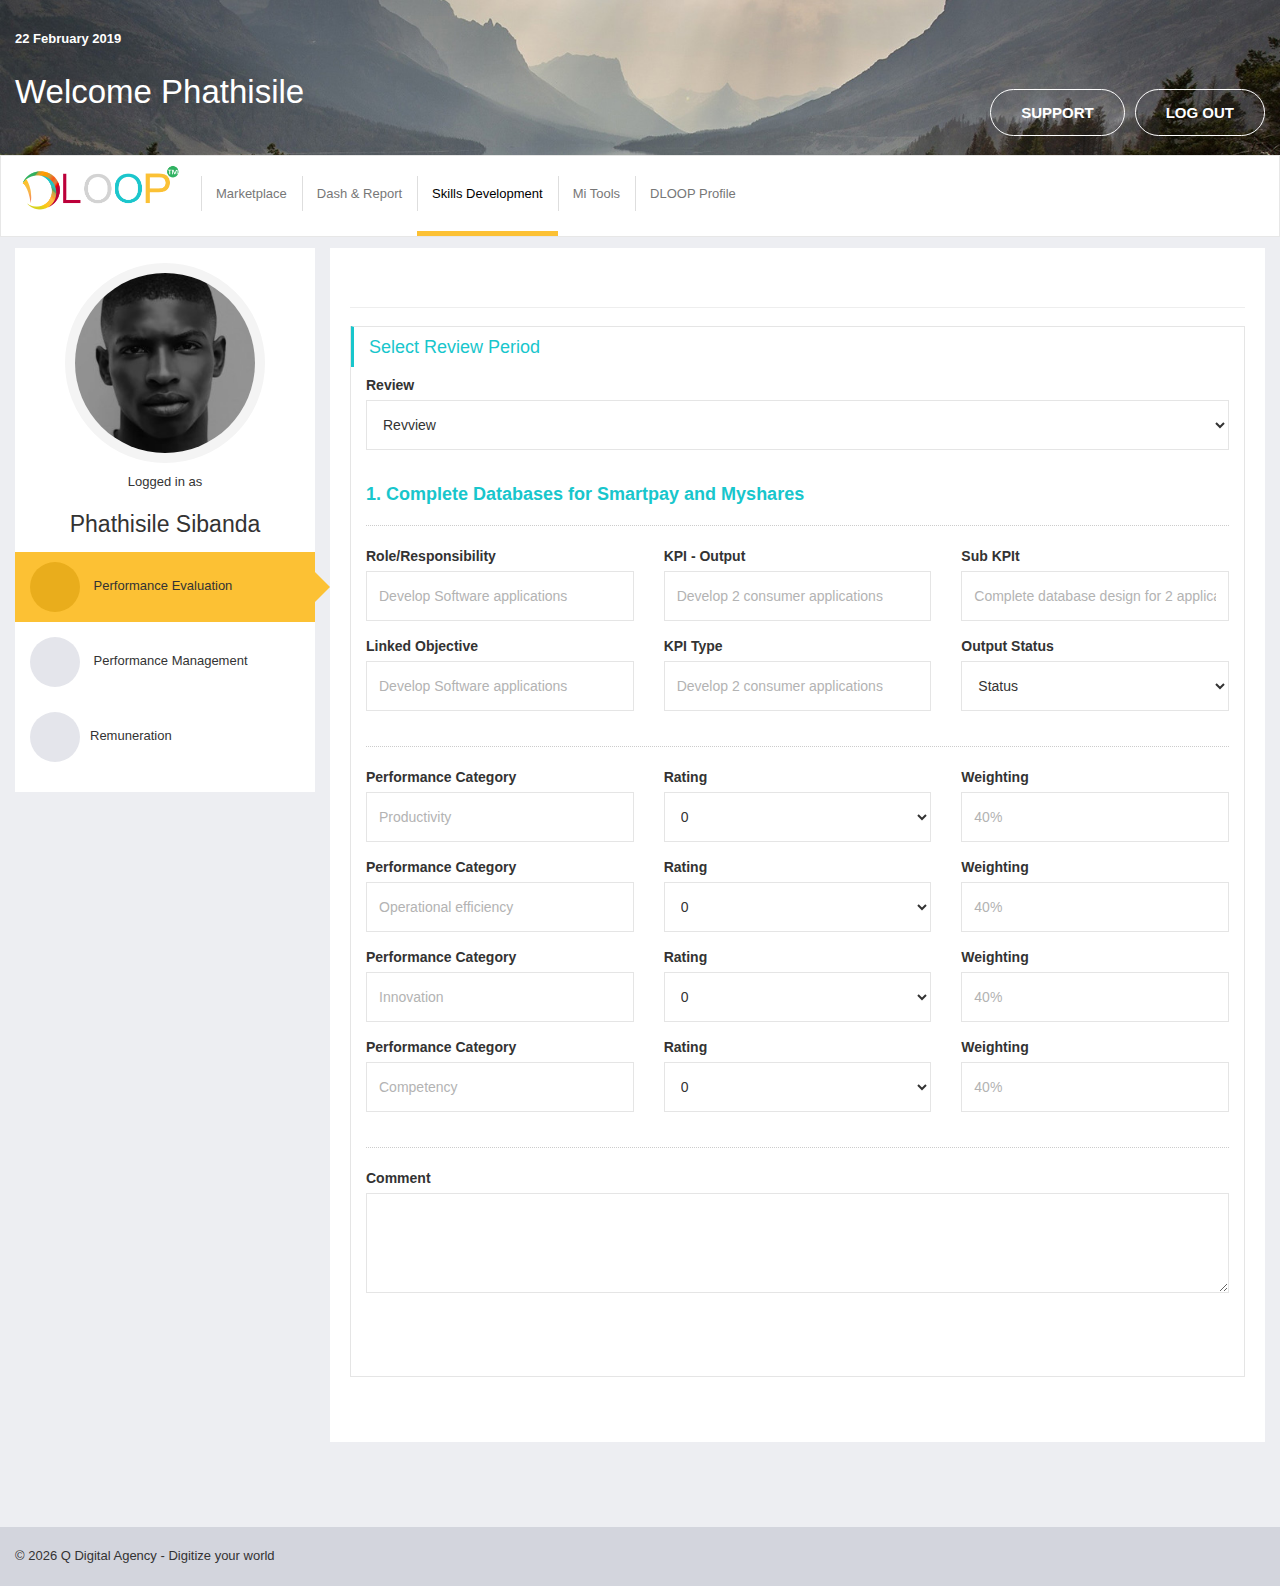
<file: skills-development.html>
<!DOCTYPE html>
<html lang="en">
  <head>
    <meta http-equiv="X-UA-Compatible" content="IE=Edge" />
    <meta http-equiv="Content-Type" content="text/html; charset=utf-8" />
    <meta name="viewport" content="width=device-width, initial-scale=1.0" />
    <meta name="author" content="Q Software Systems - Live By The Code" />
    <meta
      name="description"
      content="Human Resources Tools For Skills Development & Organisational Development"
    />
    <meta
      name="keywords"
      content="Human Resources HR Tools software solutions IT keywords Skills Development Organisation"
    />
    <meta name="distribution" content="global" />
    <meta name="location" content="South Africa, Johannesburg, Gauteng" />
    <meta name="robots" content="index, follow, all" />
    <meta name="no-archive" content="googlebot" />
    <meta name="MSSmartTagsPreventParsing" content="true" />
    <title>Dloop | Dashboards | Human Resources</title>
    <!-- BEGIN GLOBAL MANDATORY STYLES -->
    <link
      rel="stylesheet"
      href="https://use.fontawesome.com/releases/v5.8.1/css/all.css"
      crossorigin="anonymous"
    />
    <link
      href="./styles/bootstrap-v3.min.css"
      rel="stylesheet"
      type="text/css"
    />
    <link href="./styles/components.css" rel="stylesheet" type="text/css" />
    <link href="./styles/plugins.css" rel="stylesheet" type="text/css" />
    <link
      href="./styles/jquery.nouislider.min.css"
      rel="stylesheet"
      type="text/css"
    />
    <link href="./styles/main.css" rel="stylesheet" type="text/css" />
  </head>

  <body>
    <!--Header--->
    <div class="header-image-background">
      <div class="container">
        <div class="welcome-text text-white">
          <span class="text-small bold">22 February 2019</span>
          <h1>Welcome Phathisile</h1>
          <a
            onclick="javascript:window.location='/dplogin/console/LogoffActn.action'"
            class="btn btn-rounded pull-right marg-left-sm"
          >
            <span style="color:white"> LOG OUT </span>
          </a>
          <a href="javascript:notEnabled();" class="btn btn-rounded pull-right">
            <span style="color:white"> SUPPORT </span>
          </a>
        </div>
      </div>
      <nav class="navbar navbar-default">
        <div class="container-fluid">
          <div class="navbar-header">
            <button
              type="button"
              class="navbar-toggle collapsed"
              data-toggle="collapse"
              data-target="#navigation"
              aria-expanded="false"
            >
              <span class="sr-only">Toggle navigation</span>
              <span class="icon-bar"></span>
              <span class="icon-bar"></span>
              <span class="icon-bar"></span>
            </button>
            <a class="navbar-brand" href="#">
              <img
                src="./assets/dHR_white.png"
                alt="DLOOP Logo"
                class="img-responsive"
              />
            </a>
          </div>

          <div class="collapse navbar-collapse" id="navigation">
            <ul class="nav navbar-nav">
              <li>
                <a href="./">Marketplace</a>
              </li>
              <li><a href="dash-report.html">Dash & Report</a></li>
              <li class="active">
                <a href="skills-development.html">Skills Development</a>
              </li>
              <li><a href="mi-tools.html">Mi Tools</a></li>
              <li><a href="profile.html">DLOOP Profile</a></li>
            </ul>
          </div>
        </div>
      </nav>
    </div>
    <!--//Header--->

    <!-- Content -->
    <div class="main-content container">
      <div class="sidebar bg-white">
        <div class="text-center">
          <img class="user-profile" alt="user image" src="./assets/user.jpg" />
          <p class="text-small text-center marg-top-sm">Logged in as</p>
          <h3 class="text-center">Phathisile Sibanda</h3>
        </div>
        <ul class="nav side-nav">
          <li class="active">
            <a href="skills-development.html">
              <i class="nav-icon fas fa-graduation-cap marg-right-sm"></i>
              Performance Evaluation
            </a>
          </li>
          <li>
              <a href="./performance-management.html">
            <i class="nav-icon far fa-calendar-check marg-right-sm"></i>
             Performance Management
             </a>
          </li>
          <li>
              <a href="./remuneration.html">
            <i class="nav-icon fas fa-user-tie marg-right-sm"></i>Remuneration
            </a>
          </li>
        </ul>
      </div>
      <div class="content-wrapper bg-white">
        <div class="row">
          <div class="col-md-12">
            <div class="portlet light">
              <div class="portlet-title">
                <button class="btn btn-secondary">Create New</button>
              </div>
              <div class="portlet-body">
                <div class="portlet box grey">
                  <div class="portlet-title">
                    <div class="caption">
                      Select Review Period
                    </div>
                  </div>
                  <div class="portlet-body">
                    <div class="row">
                      <div class="col-sm-12">
                        <div class="form-group">
                          <label for="review">Review</label>
                          <select class="form-control" id="review">
                            <option hidden selected disabled>Revview</option>
                            <option>Revview 1</option>
                            <option>Revview 2</option>
                            <option>Revview 3</option>
                            <option>Revview 4</option>
                            <option>Revview 5</option>
                          </select>
                        </div>
                      </div>
                      <div class="col-sm-12">
                        <h3 class="text-cyan--blue portlet-sub--header">
                          1. Complete Databases for Smartpay and Myshares
                        </h3>
                      </div>
                    </div>



                    <div class="row">
                      <div class="col-sm-4">
                        <div class="form-group">
                          <label>Role/Responsibility</label>
                          <input
                            type="text"
                            placeholder="Develop Software applications"
                            class="form-control"
                          />
                        </div>
                      </div>
                      <div class="col-sm-4">
                        <div class="form-group">
                          <label>KPI - Output</label>
                          <input
                            type="text"
                            placeholder="Develop 2 consumer applications"
                            class="form-control"
                          />
                        </div>
                      </div>
                      <div class="col-sm-4">
                        <div class="form-group">
                          <label>Sub KPIt</label>
                          <input
                            type="text"
                            placeholder="Complete database design for 2 applications"
                            class="form-control"
                          />
                        </div>
                      </div>
                      <div class="col-sm-4">
                        <div class="form-group">
                          <label>Linked Objective</label>
                          <input
                            type="text"
                            placeholder="Develop Software applications"
                            class="form-control"
                          />
                        </div>
                      </div>
                      <div class="col-sm-4">
                        <div class="form-group">
                          <label>KPI Type</label>
                          <input
                            type="text"
                            placeholder="Develop 2 consumer applications"
                            class="form-control"
                          />
                        </div>
                      </div>
                      <div class="col-sm-4">
                        <div class="form-group">
                          <label>Output Status</label>
                          <select class="form-control">
                            <option hidden selected disabled>Status</option>
                            <option>Complete</option>
                            <option>In progress</option>
                          </select>
                        </div>
                      </div>
                      <div class="col-sm-12">
                        <div class=" dotted-sepertor"> </div>
                      </div>
                    </div>



                    <div class="row">
                      <div class="col-sm-4">
                        <div class="form-group">
                          <label>Performance Category</label>
                          <input
                            type="text"
                            placeholder="Productivity"
                            class="form-control"
                          />
                        </div>
                      </div>
                      <div class="col-sm-4">
                        <div class="form-group">
                          <label>Rating</label>
                          <select class="form-control">
                              <option>0</option>
                              <option>1</option>
                              <option>2</option>
                              <option>3</option>
                          </select>
                        </div>
                      </div>
                      <div class="col-sm-4">
                        <div class="form-group">
                          <label>Weighting</label>
                          <input
                          type="number"
                          placeholder="40%"
                          class="form-control"
                        />
                        </div>
                      </div>
                    </div>
                    
                    <div class="row">
                      <div class="col-sm-4">
                        <div class="form-group">
                          <label>Performance Category</label>
                          <input
                            type="text"
                            placeholder="Operational efficiency"
                            class="form-control"
                          />
                        </div>
                      </div>
                      <div class="col-sm-4">
                        <div class="form-group">
                          <label>Rating</label>
                          <select class="form-control">
                              <option>0</option>
                              <option>1</option>
                              <option>2</option>
                              <option>3</option>
                          </select>
                        </div>
                      </div>
                      <div class="col-sm-4">
                        <div class="form-group">
                          <label>Weighting</label>
                          <input
                          type="number"
                          placeholder="40%"
                          class="form-control"
                        />
                        </div>
                      </div>
                    </div>

                    <div class="row">
                      <div class="col-sm-4">
                        <div class="form-group">
                          <label>Performance Category</label>
                          <input
                            type="text"
                            placeholder="Innovation"
                            class="form-control"
                          />
                        </div>
                      </div>
                      <div class="col-sm-4">
                        <div class="form-group">
                          <label>Rating</label>
                          <select class="form-control">
                              <option>0</option>
                              <option>1</option>
                              <option>2</option>
                              <option>3</option>
                          </select>
                        </div>
                      </div>
                      <div class="col-sm-4">
                        <div class="form-group">
                          <label>Weighting</label>
                          <input
                            type="number"
                            placeholder="40%"
                            class="form-control"
                          />
                        </div>
                      </div>
                    </div>

                    <div class="row">
                      <div class="col-sm-4">
                        <div class="form-group">
                          <label>Performance Category</label>
                          <input
                            type="text"
                            placeholder="Competency"
                            class="form-control"
                          />
                        </div>
                      </div>
                      <div class="col-sm-4">
                        <div class="form-group">
                          <label>Rating</label>
                          <select class="form-control">
                            <option>0</option>
                            <option>1</option>
                            <option>2</option>
                            <option>3</option>
                          </select>
                        </div>
                      </div>
                      <div class="col-sm-4">
                        <div class="form-group">
                          <label>Weighting</label>
                          <input
                          type="number"
                          placeholder="40%"
                          class="form-control"
                        />
                        </div>
                      </div>
                      <div class="col-sm-12">
                          <div class=" dotted-sepertor"> </div>
                        </div>
                        <div class="col-sm-12">
                            <div class="form-group">
                               <label>Comment</label>
                               <textarea class="form-control"></textarea>
                              </div>
                        </div>
                    </div>   
                    <div class="row">
                      <div class="col-sm-12">
                        <button class="btn btn-primary pull-right">Save</button>
                      </div>
                    </div>                
                  </div>
                </div>
              </div>
            </div>
          </div>
        </div>
      </div>
    </div>
    <footer class="footer container bg-dark--gray">
      <span class="text-small text-gray"
        >&copy;
        <script>
          document.write(new Date().getFullYear());
        </script>
        Q Digital Agency - Digitize your world</span
      >
    </footer>
    <!-- jQuery library -->
    <script src="//ajax.googleapis.com/ajax/libs/jquery/1.11.3/jquery.min.js"></script>
    <!-- Bootstrap JS -->
    <script src="//maxcdn.bootstrapcdn.com/bootstrap/3.3.5/js/bootstrap.min.js"></script>
    <!--Slider-->
    <script src="./scripts/jquery.nouislider.all.min.js"></script>
  </body>
</html>
</file>
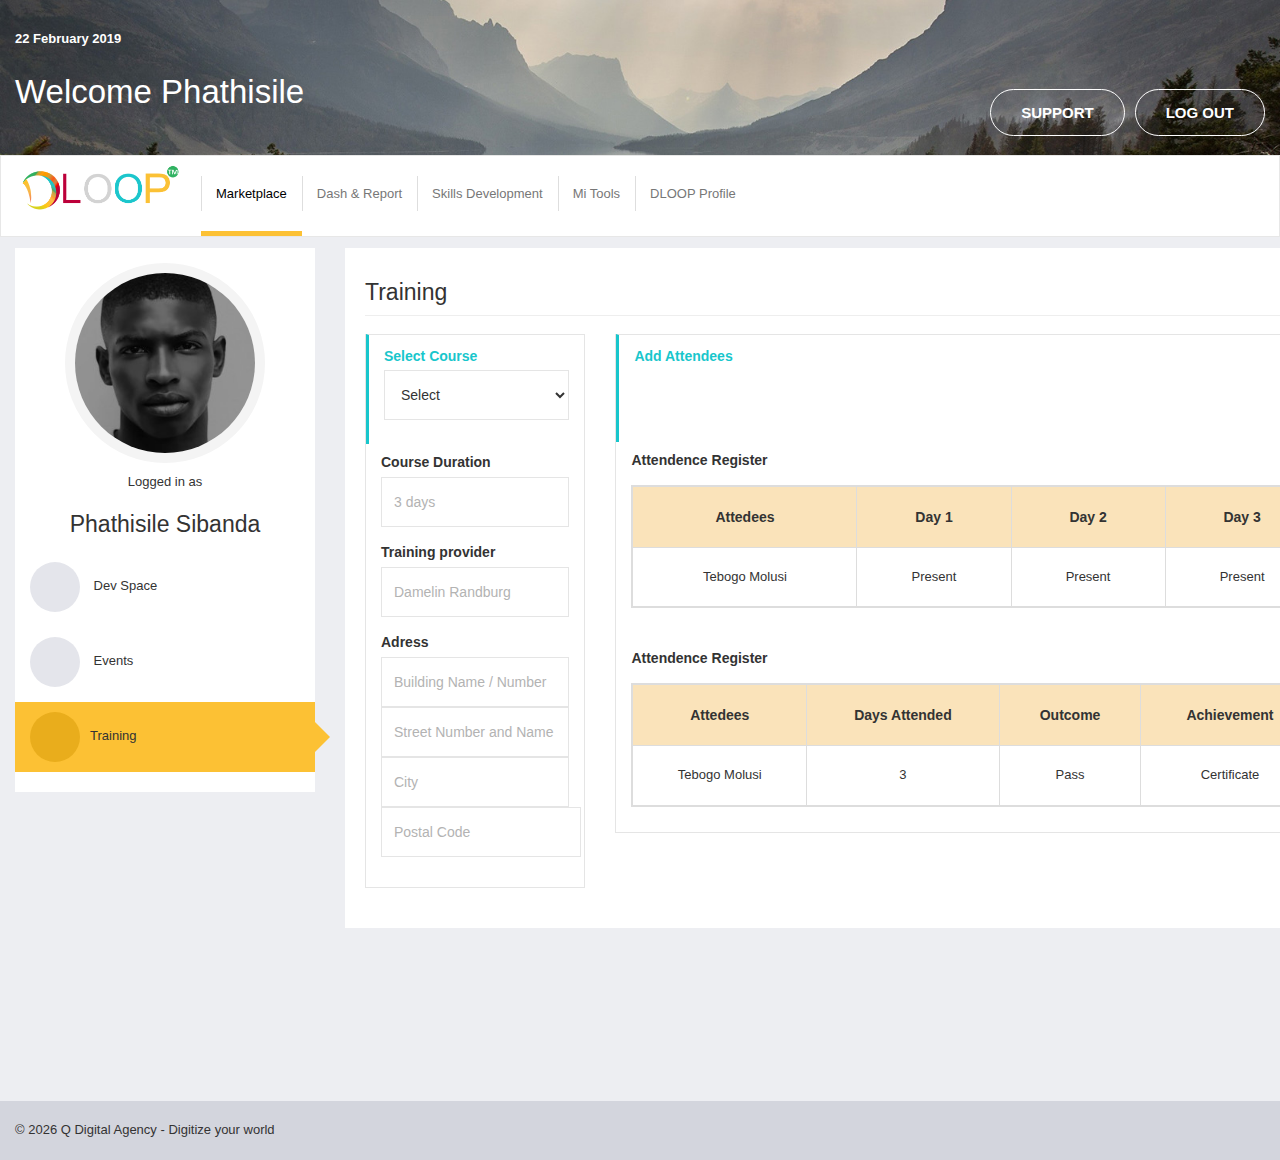
<file: training.html>
<!DOCTYPE html>
<html lang="en">

<head>
  <meta http-equiv="X-UA-Compatible" content="IE=Edge" />
  <meta http-equiv="Content-Type" content="text/html; charset=utf-8" />
  <meta name="viewport" content="width=device-width, initial-scale=1.0" />
  <meta name="author" content="Q Software Systems - Live By The Code" />
  <meta name="description" content="Human Resources Tools For Skills Development & Organisational Development" />
  <meta name="keywords"
    content="Human Resources HR Tools software solutions IT keywords Skills Development Organisation" />
  <meta name="distribution" content="global" />
  <meta name="location" content="South Africa, Johannesburg, Gauteng" />
  <meta name="robots" content="index, follow, all" />
  <meta name="no-archive" content="googlebot" />
  <meta name="MSSmartTagsPreventParsing" content="true" />
  <title>Dloop | Dashboards | Human Resources</title>
  <!-- BEGIN GLOBAL MANDATORY STYLES -->
  <link rel="stylesheet" href="https://use.fontawesome.com/releases/v5.8.1/css/all.css" crossorigin="anonymous" />
  <link href="./styles/bootstrap-v3.min.css" rel="stylesheet" type="text/css" />
  <link href="./styles/components.css" rel="stylesheet" type="text/css" />
  <link href="./styles/plugins.css" rel="stylesheet" type="text/css" />
  <link href="./styles/main.css" rel="stylesheet" type="text/css" />
</head>

<body>
  <!--Header--->
  <div class="header-image-background">
    <div class="container">
      <div class="welcome-text text-white">
        <span class="text-small bold">22 February 2019</span>
        <h1>Welcome Phathisile</h1>
        <a onclick="javascript:window.location='/dplogin/console/LogoffActn.action'"
          class="btn btn-rounded pull-right marg-left-sm">
          <span style="color:white"> LOG OUT </span>
        </a>
        <a href="javascript:notEnabled();" class="btn btn-rounded pull-right">
          <span style="color:white"> SUPPORT </span>
        </a>
      </div>
    </div>
    <nav class="navbar navbar-default">
      <div class="container-fluid">
        <div class="navbar-header">
          <button type="button" class="navbar-toggle collapsed" data-toggle="collapse" data-target="#navigation"
            aria-expanded="false">
            <span class="sr-only">Toggle navigation</span>
            <span class="icon-bar"></span>
            <span class="icon-bar"></span>
            <span class="icon-bar"></span>
          </button>
          <a class="navbar-brand" href="#">
            <img src="./assets/dHR_white.png" alt="DLOOP Logo" class="img-responsive" />
          </a>
        </div>

        <div class="collapse navbar-collapse" id="navigation">
          <ul class="nav navbar-nav">
            <li class="active">
              <a href="./">Marketplace <span class="sr-only">(current)</span></a>
            </li>
            <li><a href="dash-report.html">Dash & Report</a></li>
            <li><a href="skills-development.html">Skills Development</a></li>
            <li><a href="mi-tools.html">Mi Tools</a></li>
            <li><a href="profile.html">DLOOP Profile</a></li>
          </ul>
        </div>
      </div>
    </nav>
  </div>
  <!--//Header--->

  <!-- Content -->
  <div class="main-content container">

    <div class="sidebar bg-white  col-lg-2 col-md-3 col-sm-4">
      <div class="text-center">
        <img class="user-profile" alt="user image" src="./assets/user.jpg" />
        <p class="text-small text-center marg-top-sm">Logged in as</p>
        <h3 class="text-center">Phathisile Sibanda</h3>
      </div>
      <ul class="nav side-nav">
        <li>
          <a href="./">
            <i class="nav-icon fas fa-graduation-cap marg-right-sm"></i> 
             Dev Space
          </a>
        </li>
        <li>
          <a href="./events.html">
            <i class="nav-icon far fa-calendar-check marg-right-sm"></i> Events
          </a>
        </li>
        <li class="active">
          <a href="./training.html">
            <i class="nav-icon fas fa-user-tie marg-right-sm"></i>Training
          </a>
        </li>
      </ul>
    </div>
    <div class="content-wrapper  col-lg-10 col-md-9 col-sm-8">
      <div class="row">
        <div class="col-md-12">
          <div class="profile-content">
            <div class="portlet light">
              <div class="portlet-title">
               <h3>Training</h3>
              </div>
              <div class="portlet-body">
                <div class="row">
                  <div class="col-sm-3">
                      <div class="portlet box grey">
                          <div class="portlet-title">
                            <div class="caption">
                                <div class="form-group">
                                    <label>Select Course</label>
                                    <select class="form-control">
                                      <option hidden="" selected="" disabled="">Select</option>
                                      <option>Course Name</option>
                                    </select>
                                  </div>
                            </div>
                          </div>
                          <div class="portlet-body">
                            <div class="row">
                              <div class="col-sm-12">
                                <div class="form-group">
                                  <label>Course Duration</label>
                                  <input  type="text" placeholder="3 days" class="form-control"/>
                                </div>
                                <div class="form-group">
                                  <label>Training provider</label>
                                  <input  type="text" placeholder="Damelin Randburg" class="form-control"/>
                                </div>
                                <div class="form-group">
                                  <label>Adress</label>
                                  <input  type="text" placeholder="Building Name / Number" class="form-control"/>
                                  <input  type="text" placeholder="Street Number and Name " class="form-control"/>
                                  <input  type="text" placeholder="City" class="form-control"/>
                                  <input style="width: 200px !important" type="text" placeholder="Postal Code" class="form-control"/>
                                </div>
                              </div>
                            </div>
                          </div>
                        </div>
                  </div>
                  <div class="col-sm-9">
                    <div class="portlet box grey">
                      <div class="portlet-title">
                        <div class="caption">
                          <div class="form-group">
                            <label>Add Attendees</label> <br />
                            <button class="btn btn-secondary"><i class="fa fa-plus"></i> ADD</button>
                          </div>
                        </div>
                      </div>
                      <div class="portlet-body">
                        <div class="row">
                          <div class="col-sm-12">
                              <label>Attendence Register</label> 
                            <div class="table-scrollable marg-bottom-sm">
                              <table class="table table-bordered table-hover">
                                <thead>
                                  <tr class="bg-light--gold">
                                    <th>Attedees</th>
                                    <th>Day 1</th>
                                    <th>Day 2</th>
                                    <th>Day 3</th>
                                  </tr>
                                </thead>
                                <tbody>
                                  <tr>
                                    <td class="text-center">
                                       Tebogo Molusi
                                    </td>
                                    <td class="text-center">
                                      Present
                                    </td>
                                    <td class="text-center">
                                      Present
                                    </td>
                                    <td class="text-center">
                                      Present
                                    </td>
                                  </tr>
                                </tbody>
                              </table>
                  
                            </div>
                            <label class="marg-top-lg">Attendence Register</label> 
                            <div class="table-scrollable marg-bottom-sm">
                              <table class="table table-bordered table-hover">
                                <thead>
                                  <tr class="bg-light--gold">
                                      <th>Attedees</th>
                                      <th>Days Attended</th>
                                      <th>Outcome</th>
                                      <th>Achievement</th>
                                  </tr>
                                </thead>
                                <tbody>
                                  <tr>
                                      <td class="text-center">
                                          Tebogo Molusi
                                       </td>
                                       <td class="text-center">
                                         3
                                       </td>
                                       <td class="text-center">
                                         Pass
                                       </td>
                                       <td class="text-center">
                                         Certificate
                                       </td>
                                  </tr>
                                </tbody>
                              </table>
                  
                            </div>
                          </div>
                        </div>
                      </div>
                    </div>
                  </div>
                </div>
              </div>
            </div>
          </div>
        </div>
      </div>
    </div>
  </div>
  <footer class="footer container bg-dark--gray">
      <span class="text-small text-gray">&copy; <script>document.write(new Date().getFullYear())</script> Q Digital Agency - Digitize your world</span>
  </footer>
  <!-- jQuery library -->
  <script src="//ajax.googleapis.com/ajax/libs/jquery/1.11.3/jquery.min.js"></script>
  <!-- Bootstrap JS -->
  <script src="//maxcdn.bootstrapcdn.com/bootstrap/3.3.5/js/bootstrap.min.js"></script>
</body>

</html>
</file>
<file: styles/main.css>
.header-image-background {
  background-image: url('../assets//header-bg.jpg');
  background-size: cover;
  width: 100%;
  height: 160px;
  position: fixed;
  top: 0;
  left: 0;
  right: 0;
  z-index: 1024;
}
.container {
  width: 100%;
  max-width: 1920px;
  display: block;
}

.welcome-text {
  padding: 30px 0;
}

.navbar {
  margin-top: 15px;
  border-radius: 0;
}
.navbar-brand {
  height: auto !important;
  width: 200px;
  padding: 5px 15px;
}
.navbar-default {
  background-color: #ffffff;
}
.navbar-nav > li > a {
  line-height: 45px;
}
@media (min-width: 769px) {
  .navbar-nav > li::after {
    content: "";
    position: absolute;
    width: 1px;
    height: 35px;
    background: #dedede;
    top: 20px;
  }
  .content-wrapper {
    min-height: 768px;
  }
}
.navbar-toggle {
  margin-top: 20px;
}
.navbar-default .navbar-nav > .active > a,
.navbar-default .navbar-nav > .active > a:focus,
.navbar-default .navbar-nav > .active > a:hover {
  color: #000;
  background-color: transparent;
  border-bottom: 5px solid #fcc134;
}
.img-responsive {
  display: inline-block;
  max-width: 100%;
}
/*************
Buttons
**************/
.btn.btn-rounded, .btn.btn-primary, .btn.btn-secondary {
  text-align: center;
  background-color: transparent;
  display: inline-block;
  cursor: pointer;
  color: #ffffff;
  font-family: Arial;
  font-size: 15px;
  font-weight: bold;
  padding: 12px 30px;
  text-decoration: none;
  border: 1px solid #ffffff;
  border-radius: 0;
}

.btn-primary {
  background-color: #5fc000;
  color: #ffffff;
  border: 0;
}
.btn-secondary {
  border: 1px solid #000;
  color: #000;
}
.btn-gray {
  background: #89a0b1;
  color: #fff
}
.btn-danger {
  background: red;
  color: #fff
}
.btn-icon {
  border: 0;
  border-radius: 100% !important;
  width: 40px;
  height: 40px;
}

.welcome-text h1 {
  display: inline;
}
.welcome-text span.text-small {
  display: block;
  padding-bottom: 25px;
}
.welcome-text a.btn {
  bottom: -15px;
  position: relative;
}
.btn-rounded {
  border-radius: 25px !important;
}

.form-control {
  height: 50px !important;
}
.form-control {
  display: inline-block !important;
}
textarea.form-control {
  height: 100px !important;
}
label {
   font-weight: bold
}
body {
  background-color: #edeef2;
}
.main-content {
  margin-top: 248px;
  position: relative;
}
.sidebar {
  width: 300px;
  position: absolute;
  padding: 15px 0;
}
.content-wrapper {
  margin-left: 315px;
}
.content-wrapper{
  margin-bottom: 85px;
}
.user-profile {
  border-radius: 100% !important;
  max-width: 200px;
  width: 100%;
  border: 10px solid #f4f4f4;
}
.portlet.box.blue-hoki img {
  max-width: 133px;
  width: 100%;
}

.side-nav li {
  margin: 5px 0;
  padding: 10px 15px;
  cursor: pointer;
}
.side-nav li a {
  color: inherit;
  padding: 0;
}
.side-nav li a:hover {
 background-color: transparent
}
.nav-icon {
  font-size: 25px !important;
  vertical-align: middle;
  background-color: #e4e5eb;
  padding: 10px !important;
  border-radius: 100%;
  width: 50px !important;
  height: 50px !important;
  line-height: 1.3 !important;
  text-align: center;
}
.side-nav li.active {
  background-color: #fcc134;
}
.side-nav li.active .nav-icon {
  background-color: #e9ad1c;
}

.side-nav li.active::after {
  content: "";
  display: inline-block;
  width: 0;
  height: 0;
  border-style: solid;
  border-width: 15px 0 15px 15px;
  border-color: transparent transparent transparent #fcc134;
  line-height: 0;
  _border-color: #000000 #000000 #000000 #fcc134;
  _filter: progid:DXImageTransform.Microsoft.Chroma(color='#000000');
  position: absolute;
  right: -15px;
  top: 20px;
}
.bold {
  font-weight: bold
}
.portlet-sub--header{
  font-weight: bold;
   font-size: 18px;
   border-bottom: 1px dotted #ccc;
   padding-bottom: 20px;
   margin-bottom: 20px;
}
.dotted-sepertor {
  border-bottom: 1px dotted #ccc;
  margin: 20px 0;
  display: block;
}

.footer {
  /* position: fixed; */
  bottom: 0;
  padding: 20px 15px;
}

.check-mark {
  width: 30px;
  height: 30px;
  vertical-align: middle;
  margin: 0;
}

/***
Text utilities
***/
.text-white {
  color: #ffffff !important;
}
.text-cyan--blue{
  color:  #18c6cc !important;
}

.font-18 {
  font-size: 18px;
}
.fa-lg {
  font-size: 30px !important;
  vertical-align: middle;
}
.value-circle {
  padding: 10px;
  border: 1px solid #dddddd;
  border-radius: 100% !important;
  width: 40px;
  height: 40px;
  display: block;
  margin: auto;
}

@media (max-width: 736px) {
  .header-image-background {
    height: 76px;
  }
  .welcome-text {
    display: none;
  }
  .navbar {
    margin-top: 0;
  }
  .navbar-nav > li > a {
    line-height: 25px;
  }
  .main-content {
    margin-top: 85px;
  }
  .sidebar {
    width: 100%;
    position: relative;
  }
  .content-wrapper {
    width: 100%;
    margin-left: 0;
  }
}

.table.table-bordered td,  .table.table-bordered  th{
  border: 1px solid #dddddd !important;

}
  .table.table-bordered  th{
    text-align: center
}
.display-block{
  display: block;
}
.modal {
  background: rgba(0, 0, 0, 0.68);
}
#application .modal-body {
  position: relative;
  padding: 15px 30px;
}
.modal-open {
  overflow: hidden;
  position: fixed;
  width: 100%;
}


/**
Spacing
**/
.marg-top-sm {
  margin-top: 1rem;
}
.marg-top-lg {
  margin-top: 3rem !important;
}
.marg-left-sm {
  margin-left: 1rem;
}
.marg-bottom-sm {
  margin-bottom: 1rem;
}
.marg-right-sm {
  margin-right: 1rem;
}
.padd-top-sm {
  padding-top: 1rem;
}
.padd-left-sm {
  padding-left: 1rem;
}
.padd-bottom-sm {
  padding-bottom: 1rem;
}
.padd-right-sm {
  padding-right: 1rem;
}
.marg-top--0 {
  margin-top: 0 !important;
}
.marg-bot--0 {
  margin-bottom: 0 !important;
}
/**
Backgrounds
**/

.bg-white {
  background-color: #ffffff;
}

.bg-light--grey {
  background-color: edeef2;
}
.bg-dark--gray {
 background-color :#d3d5dd
}
.bg-light--orange {
  background-color: #fcc134
}
.bg-light--gold {
  background-color: #fae3ba
}
.bg-cyan--blue {
  background-color: #beebed
}

.btn-xs {
  padding: 10px 15px !important;
  font-size: 11px !important;
}

.flush-pad-all{
   padding: 40px !important;
}
@media (min-width: 992px){
.modal-lg {
    width: 1024px;
}
}
@media (min-width: 1440px){
.portlet.light .portlet-body {
  padding-top: 8px;
  height: 250px;
}
}
</file>
<file: styles/components.css>
/*********************************
 METRONIC SQUARE STYLE COMPONENTS 
*********************************/
/***
Rounded corners reset
***/
/* Reset rounded corners for all elements */
div,
input,
select,
textarea,
span,
img,
table,
label,
td,
th,
p,
a,
button,
ul,
code,
pre,
li {
  -webkit-border-radius: 0 !important;
  -moz-border-radius: 0 !important;
  border-radius: 0 !important;
}

/* except below bootstrap elements */
.img-circle {
  border-radius: 50% !important;
}

.img-rounded {
  border-radius: 6px !important;
}

/***
General reset
***/
/* Set default body */
body {
  color: #333333;
  font-family: "Open Sans", sans-serif;
  padding: 0px !important;
  margin: 0px !important;
  font-size: 13px;
  direction: ltr;
}

/*
 Internet Explorer 10 doesn't differentiate device width from viewport width, and thus doesn't 
 properly apply the media queries in Bootstrap's CSS. To address this, 
 you can optionally include the following CSS and JavaScript to work around this problem until Microsoft issues a fix.
*/
@-webkit-viewport {
  width: device-width;
}
@-moz-viewport {
  width: device-width;
}
@-ms-viewport {
  width: device-width;
}
@-o-viewport {
  width: device-width;
}
@viewport {
  width: device-width;
}
/*
 Internet Explorer 10 doesn't differentiate device width from viewport width, 
 and thus doesn't properly apply the media queries in Bootstrap's CSS. To address this, following CSS code applied 
*/
@-ms-viewport {
  width: auto !important;
}
.md-shadow-z-1 {
  box-shadow: 0 1px 3px rgba(0, 0, 0, 0.1), 0 1px 2px rgba(0, 0, 0, 0.18);
}

.md-shadow-z-1-i {
  box-shadow: 0 1px 3px rgba(0, 0, 0, 0.1), 0 1px 2px rgba(0, 0, 0, 0.18) !important;
}

.md-shadow-z-1-hover {
  box-shadow: 0 1px 3px rgba(0, 0, 0, 0.14), 0 1px 2px rgba(0, 0, 0, 0.22);
}

.md-shadow-z-2 {
  box-shadow: 0 3px 6px rgba(0, 0, 0, 0.16), 0 3px 6px rgba(0, 0, 0, 0.22);
}

.md-shadow-z-2-i {
  box-shadow: 0 3px 6px rgba(0, 0, 0, 0.16), 0 3px 6px rgba(0, 0, 0, 0.22) !important;
}

.md-shadow-z-2-hover {
  box-shadow: 0 3px 6px rgba(0, 0, 0, 0.2), 0 3px 6px rgba(0, 0, 0, 0.26);
}

.md-shadow-z-3 {
  box-shadow: 0 8px 18px rgba(0, 0, 0, 0.18), 0 6px 6px rgba(0, 0, 0, 0.23);
}

.md-shadow-z-3-i {
  box-shadow: 0 8px 18px rgba(0, 0, 0, 0.18), 0 6px 6px rgba(0, 0, 0, 0.24) !important;
}

.md-shadow-z-3-hover {
  box-shadow: 0 8px 18px rgba(0, 0, 0, 0.22), 0 6px 6px rgba(0, 0, 0, 0.26);
}

.md-shadow-z-4 {
  box-shadow: 0 14px 28px rgba(0, 0, 0, 0.26), 0 10px 10px rgba(0, 0, 0, 0.22);
}

.md-shadow-z-4-i {
  box-shadow: 0 14px 28px rgba(0, 0, 0, 0.26), 0 10px 10px rgba(0, 0, 0, 0.22) !important;
}

.md-shadow-z-5 {
  box-shadow: 0 19px 38px rgba(0, 0, 0, 0.28), 0 15px 12px rgba(0, 0, 0, 0.22);
}

.md-shadow-z-5-i {
  box-shadow: 0 19px 38px rgba(0, 0, 0, 0.28), 0 15px 12px rgba(0, 0, 0, 0.22) !important;
}

.md-shadow-none {
  box-shadow: none !important;
}

.md-click-circle {
  display: block;
  position: absolute;
  background: rgba(0, 0, 0, 0.2);
  border-radius: 50%;
  -webkit-animation: scale(0);
  -moz-transform: scale(0);
  transform: scale(0);
}
.md-click-circle.md-click-animate {
  -webkit-animation: mdClickEffect 0.55s linear;
  -moz-animation: mdClickEffect 0.55s linear;
  animation: mdClickEffect 0.55s linear;
}

@-webkit-keyframes mdClickEffect {
  100% {
    opacity: 0;
    -webkit-transform: scale(1.5);
  }
}
@-moz-keyframes mdClickEffect {
  100% {
    opacity: 0;
    -moz-transform: scale(2.5);
  }
}
@keyframes mdClickEffect {
  100% {
    opacity: 0;
    transform: scale(2.5);
  }
}
.form-group.form-md-line-input {
  position: relative;
  margin: 0 0 35px 0;
  padding-top: 20px;
}
.form-horizontal .form-group.form-md-line-input {
  padding-top: 10px;
  margin-bottom: 20px;
  margin: 0 -15px 20px -15px;
}
.form-horizontal .form-group.form-md-line-input > label {
  padding-top: 5px;
  font-size: 13px;
  color: #888888;
  opacity: 1 ;
  filter: alpha(opacity=100) ;
}
.form-group.form-md-line-input .form-control {
  background: none;
  border: 0;
  border-bottom: 1px solid #e5e5e5;
  -webkit-border-radius: 0;
  -moz-border-radius: 0;
  -ms-border-radius: 0;
  -o-border-radius: 0;
  border-radius: 0;
  color: #333;
  box-shadow: none;
  padding-left: 0;
  padding-right: 0;
  font-size: 16px;
}
.form-group.form-md-line-input .form-control::-moz-placeholder {
  color: #999;
  opacity: 1;
}
.form-group.form-md-line-input .form-control:-ms-input-placeholder {
  color: #999;
}
.form-group.form-md-line-input .form-control::-webkit-input-placeholder {
  color: #999;
}
.form-group.form-md-line-input .form-control.form-control-static {
  border-bottom: 0;
}
.form-group.form-md-line-input .form-control.input-sm {
  font-size: 14px;
  padding: 6px 0;
}
.form-group.form-md-line-input .form-control.input-lg {
  font-size: 20px;
  padding: 14px 0;
}
.form-group.form-md-line-input .form-control ~ label,
.form-group.form-md-line-input .form-control ~ .form-control-focus {
  width: 100%;
  position: absolute;
  left: 0;
  bottom: 0;
  pointer-events: none;
}
.form-horizontal .form-group.form-md-line-input .form-control ~ label, .form-horizontal
.form-group.form-md-line-input .form-control ~ .form-control-focus {
  width: auto;
  left: 15px;
  right: 15px;
}
.form-group.form-md-line-input .form-control ~ label:after,
.form-group.form-md-line-input .form-control ~ .form-control-focus:after {
  content: '';
  position: absolute;
  z-index: 5;
  bottom: 0;
  left: 50%;
  width: 0;
  height: 2px;
  width: 0;
  visibility: hidden;
  transition: 0.2s ease all;
}
.form-group.form-md-line-input .form-control ~ label {
  top: 0;
  margin-bottom: 0;
  font-size: 13px;
  color: #888888;
  opacity: 1 ;
  filter: alpha(opacity=100) ;
}
.form-group.form-md-line-input .form-control.edited:not([readonly]) ~ label,
.form-group.form-md-line-input .form-control.edited:not([readonly]) ~ .form-control-focus, .form-group.form-md-line-input .form-control:focus:not([readonly]) ~ label,
.form-group.form-md-line-input .form-control:focus:not([readonly]) ~ .form-control-focus, .form-group.form-md-line-input .form-control.focus:not([readonly]) ~ label,
.form-group.form-md-line-input .form-control.focus:not([readonly]) ~ .form-control-focus {
  color: #888888;
}
.form-group.form-md-line-input .form-control.edited:not([readonly]) ~ label:after,
.form-group.form-md-line-input .form-control.edited:not([readonly]) ~ .form-control-focus:after, .form-group.form-md-line-input .form-control:focus:not([readonly]) ~ label:after,
.form-group.form-md-line-input .form-control:focus:not([readonly]) ~ .form-control-focus:after, .form-group.form-md-line-input .form-control.focus:not([readonly]) ~ label:after,
.form-group.form-md-line-input .form-control.focus:not([readonly]) ~ .form-control-focus:after {
  visibility: visible;
  left: 0;
  width: 100%;
  background: #45B6AF;
}
.form-group.form-md-line-input .form-control.edited:not([readonly]) ~ label, .form-group.form-md-line-input .form-control:focus:not([readonly]) ~ label, .form-group.form-md-line-input .form-control.focus:not([readonly]) ~ label {
  opacity: 1 ;
  filter: alpha(opacity=100) ;
}
.form-group.form-md-line-input .form-control.edited:not([readonly]) ~ .help-block, .form-group.form-md-line-input .form-control:focus:not([readonly]) ~ .help-block, .form-group.form-md-line-input .form-control.focus:not([readonly]) ~ .help-block {
  color: #45B6AF;
  opacity: 1 ;
  filter: alpha(opacity=100) ;
}
.form-group.form-md-line-input .form-control[readonly], .form-group.form-md-line-input .form-control[disabled], fieldset[disabled] .form-group.form-md-line-input .form-control {
  background: none;
  cursor: not-allowed;
  border-bottom: 1px dashed #e5e5e5;
}
.form-group.form-md-line-input.form-md-floating-label .form-control ~ label {
  font-size: 16px;
  top: 25px;
  transition: 0.2s ease all;
  color: #999;
}
.form-group.form-md-line-input.form-md-floating-label .form-control[readonly] ~ label, .form-group.form-md-line-input.form-md-floating-label .form-control.edited ~ label, .form-group.form-md-line-input.form-md-floating-label .form-control.form-control-static ~ label, .form-group.form-md-line-input.form-md-floating-label .form-control:focus:not([readonly]) ~ label, .form-group.form-md-line-input.form-md-floating-label .form-control.focus:not([readonly]) ~ label {
  top: 0;
  font-size: 13px;
}
.form-group.form-md-line-input.form-md-floating-label .form-control.input-sm ~ label {
  font-size: 14px;
  top: 24px;
}
.form-group.form-md-line-input.form-md-floating-label .form-control.input-sm[readonly] ~ label, .form-group.form-md-line-input.form-md-floating-label .form-control.input-sm.form-control-static ~ label, .form-group.form-md-line-input.form-md-floating-label .form-control.input-sm.edited ~ label, .form-group.form-md-line-input.form-md-floating-label .form-control.input-sm:focus:not([readonly]) ~ label, .form-group.form-md-line-input.form-md-floating-label .form-control.input-sm.focus:not([readonly]) ~ label {
  top: 0;
  font-size: 13px;
}
.form-group.form-md-line-input.form-md-floating-label .form-control.input-lg ~ label {
  font-size: 20px;
  top: 30px;
}
.form-group.form-md-line-input.form-md-floating-label .form-control.input-lg[readonly] ~ label, .form-group.form-md-line-input.form-md-floating-label .form-control.input-lg.edited ~ label, .form-group.form-md-line-input.form-md-floating-label .form-control.input-lg.form-control-static ~ label, .form-group.form-md-line-input.form-md-floating-label .form-control.input-lg:focus:not([readonly]) ~ label, .form-group.form-md-line-input.form-md-floating-label .form-control.input-lg.focus:not([readonly]) ~ label {
  top: 0;
  font-size: 13px;
}
.form-group.form-md-line-input.form-md-floating-label .input-icon > label {
  padding-left: 34px;
}
.form-group.form-md-line-input.form-md-floating-label .input-icon.right > label {
  padding-left: 0;
  padding-right: 34px;
}
.form-group.form-md-line-input.form-md-floating-label .input-group.left-addon label {
  padding-left: 34px;
}
.form-group.form-md-line-input.form-md-floating-label .input-group.right-addon label {
  padding-right: 34px;
}
.form-group.form-md-line-input + .input-icon {
  padding-top: 0;
}
.form-group.form-md-line-input .help-block {
  position: absolute;
  margin: 2px 0 0 0;
  opacity: 0 ;
  filter: alpha(opacity=0) ;
  font-size: 13px;
}
.form-group.form-md-line-input > .input-icon > i {
  left: 0;
  bottom: 0;
  margin: 9px 2px 10px 10px;
  color: #888888;
}
.form-group.form-md-line-input > .input-icon.input-icon-lg > i {
  top: 6px;
}
.form-group.form-md-line-input > .input-icon.input-icon-sm > i {
  top: -1px;
}
.form-group.form-md-line-input > .input-icon .form-control {
  padding-left: 34px;
}
.form-group.form-md-line-input > .input-icon > label {
  margin-top: -20px;
}
.form-group.form-md-line-input > .input-icon.right .form-control {
  padding-left: 0;
  padding-right: 34px;
}
.form-group.form-md-line-input > .input-icon.right > i {
  left: auto;
  right: 8px;
  margin: 11px 2px 10px 10px;
}
.form-group.form-md-line-input + .input-group {
  padding-top: 0;
}
.form-group.form-md-line-input .input-group {
  padding-top: 0;
}
.form-group.form-md-line-input .input-group > label {
  margin-top: -20px;
}
.form-group.form-md-line-input .input-group .input-group-addon {
  -webkit-border-radius: 0;
  -moz-border-radius: 0;
  -ms-border-radius: 0;
  -o-border-radius: 0;
  border-radius: 0;
  background: none;
  border: 0;
  border-bottom: 1px solid #e5e5e5;
}
.form-group.form-md-line-input .input-group + .input-group-control {
  padding-top: 0;
}
.form-group.form-md-line-input .input-group .input-group-control {
  padding-top: 0;
  position: relative;
  display: table-cell;
  vertical-align: bottom;
}
.form-group.form-md-line-input .input-group .input-group-control > label {
  margin-top: -20px;
}
.form-group.form-md-line-input .input-group .input-group-btn .btn {
  -webkit-border-radius: 4px;
  -moz-border-radius: 4px;
  -ms-border-radius: 4px;
  -o-border-radius: 4px;
  border-radius: 4px;
}
.form-group.form-md-line-input .input-group .input-group-btn.btn-left .btn {
  margin-right: 10px;
}
.form-group.form-md-line-input .input-group .input-group-btn.btn-right .btn {
  margin-left: 10px;
}
.form-group.form-md-line-input .input-group .help-block {
  margin-top: 35px;
}
.form-group.form-md-line-input .input-group.input-group-sm .help-block {
  margin-top: 30px;
}
.form-group.form-md-line-input .input-group.input-group-lg .help-block {
  margin-top: 47px;
}
.form-group.form-md-line-input.has-success .form-control.edited:not([readonly]) ~ label:after,
.form-group.form-md-line-input.has-success .form-control.edited:not([readonly]) ~ .form-control-focus:after, .form-group.form-md-line-input.has-success .form-control.form-control-static ~ label:after,
.form-group.form-md-line-input.has-success .form-control.form-control-static ~ .form-control-focus:after, .form-group.form-md-line-input.has-success .form-control:focus:not([readonly]) ~ label:after,
.form-group.form-md-line-input.has-success .form-control:focus:not([readonly]) ~ .form-control-focus:after, .form-group.form-md-line-input.has-success .form-control.focus:not([readonly]) ~ label:after,
.form-group.form-md-line-input.has-success .form-control.focus:not([readonly]) ~ .form-control-focus:after {
  background: #3c763d;
}
.form-group.form-md-line-input.has-success .form-control.edited:not([readonly]) ~ label, .form-group.form-md-line-input.has-success .form-control.form-control-static ~ label, .form-group.form-md-line-input.has-success .form-control:focus:not([readonly]) ~ label, .form-group.form-md-line-input.has-success .form-control.focus:not([readonly]) ~ label {
  color: #3c763d;
}
.form-group.form-md-line-input.has-success .form-control.edited:not([readonly]) ~ i, .form-group.form-md-line-input.has-success .form-control.form-control-static ~ i, .form-group.form-md-line-input.has-success .form-control:focus:not([readonly]) ~ i, .form-group.form-md-line-input.has-success .form-control.focus:not([readonly]) ~ i {
  color: #3c763d;
}
.form-group.form-md-line-input.has-success .form-control.edited:not([readonly]) ~ .help-block, .form-group.form-md-line-input.has-success .form-control.form-control-static ~ .help-block, .form-group.form-md-line-input.has-success .form-control:focus:not([readonly]) ~ .help-block, .form-group.form-md-line-input.has-success .form-control.focus:not([readonly]) ~ .help-block {
  color: #3c763d;
}
.form-group.form-md-line-input.has-success .input-group-addon {
  color: #3c763d;
}
.form-horizontal .form-group.form-md-line-input.has-success > label {
  color: #3c763d;
}
.form-group.form-md-line-input.has-warning .form-control.edited:not([readonly]) ~ label:after,
.form-group.form-md-line-input.has-warning .form-control.edited:not([readonly]) ~ .form-control-focus:after, .form-group.form-md-line-input.has-warning .form-control.form-control-static ~ label:after,
.form-group.form-md-line-input.has-warning .form-control.form-control-static ~ .form-control-focus:after, .form-group.form-md-line-input.has-warning .form-control:focus:not([readonly]) ~ label:after,
.form-group.form-md-line-input.has-warning .form-control:focus:not([readonly]) ~ .form-control-focus:after, .form-group.form-md-line-input.has-warning .form-control.focus:not([readonly]) ~ label:after,
.form-group.form-md-line-input.has-warning .form-control.focus:not([readonly]) ~ .form-control-focus:after {
  background: #8a6d3b;
}
.form-group.form-md-line-input.has-warning .form-control.edited:not([readonly]) ~ label, .form-group.form-md-line-input.has-warning .form-control.form-control-static ~ label, .form-group.form-md-line-input.has-warning .form-control:focus:not([readonly]) ~ label, .form-group.form-md-line-input.has-warning .form-control.focus:not([readonly]) ~ label {
  color: #8a6d3b;
}
.form-group.form-md-line-input.has-warning .form-control.edited:not([readonly]) ~ i, .form-group.form-md-line-input.has-warning .form-control.form-control-static ~ i, .form-group.form-md-line-input.has-warning .form-control:focus:not([readonly]) ~ i, .form-group.form-md-line-input.has-warning .form-control.focus:not([readonly]) ~ i {
  color: #8a6d3b;
}
.form-group.form-md-line-input.has-warning .form-control.edited:not([readonly]) ~ .help-block, .form-group.form-md-line-input.has-warning .form-control.form-control-static ~ .help-block, .form-group.form-md-line-input.has-warning .form-control:focus:not([readonly]) ~ .help-block, .form-group.form-md-line-input.has-warning .form-control.focus:not([readonly]) ~ .help-block {
  color: #8a6d3b;
}
.form-group.form-md-line-input.has-warning .input-group-addon {
  color: #8a6d3b;
}
.form-horizontal .form-group.form-md-line-input.has-warning > label {
  color: #8a6d3b;
}
.form-group.form-md-line-input.has-error .form-control.edited:not([readonly]) ~ label:after,
.form-group.form-md-line-input.has-error .form-control.edited:not([readonly]) ~ .form-control-focus:after, .form-group.form-md-line-input.has-error .form-control.form-control-static ~ label:after,
.form-group.form-md-line-input.has-error .form-control.form-control-static ~ .form-control-focus:after, .form-group.form-md-line-input.has-error .form-control:focus:not([readonly]) ~ label:after,
.form-group.form-md-line-input.has-error .form-control:focus:not([readonly]) ~ .form-control-focus:after, .form-group.form-md-line-input.has-error .form-control.focus:not([readonly]) ~ label:after,
.form-group.form-md-line-input.has-error .form-control.focus:not([readonly]) ~ .form-control-focus:after {
  background: #a94442;
}
.form-group.form-md-line-input.has-error .form-control.edited:not([readonly]) ~ label, .form-group.form-md-line-input.has-error .form-control.form-control-static ~ label, .form-group.form-md-line-input.has-error .form-control:focus:not([readonly]) ~ label, .form-group.form-md-line-input.has-error .form-control.focus:not([readonly]) ~ label {
  color: #a94442;
}
.form-group.form-md-line-input.has-error .form-control.edited:not([readonly]) ~ i, .form-group.form-md-line-input.has-error .form-control.form-control-static ~ i, .form-group.form-md-line-input.has-error .form-control:focus:not([readonly]) ~ i, .form-group.form-md-line-input.has-error .form-control.focus:not([readonly]) ~ i {
  color: #a94442;
}
.form-group.form-md-line-input.has-error .form-control.edited:not([readonly]) ~ .help-block, .form-group.form-md-line-input.has-error .form-control.form-control-static ~ .help-block, .form-group.form-md-line-input.has-error .form-control:focus:not([readonly]) ~ .help-block, .form-group.form-md-line-input.has-error .form-control.focus:not([readonly]) ~ .help-block {
  color: #a94442;
}
.form-group.form-md-line-input.has-error .input-group-addon {
  color: #a94442;
}
.form-horizontal .form-group.form-md-line-input.has-error > label {
  color: #a94442;
}
.form-group.form-md-line-input.has-info .form-control.edited:not([readonly]) ~ label:after,
.form-group.form-md-line-input.has-info .form-control.edited:not([readonly]) ~ .form-control-focus:after, .form-group.form-md-line-input.has-info .form-control.form-control-static ~ label:after,
.form-group.form-md-line-input.has-info .form-control.form-control-static ~ .form-control-focus:after, .form-group.form-md-line-input.has-info .form-control:focus:not([readonly]) ~ label:after,
.form-group.form-md-line-input.has-info .form-control:focus:not([readonly]) ~ .form-control-focus:after, .form-group.form-md-line-input.has-info .form-control.focus:not([readonly]) ~ label:after,
.form-group.form-md-line-input.has-info .form-control.focus:not([readonly]) ~ .form-control-focus:after {
  background: #31708f;
}
.form-group.form-md-line-input.has-info .form-control.edited:not([readonly]) ~ label, .form-group.form-md-line-input.has-info .form-control.form-control-static ~ label, .form-group.form-md-line-input.has-info .form-control:focus:not([readonly]) ~ label, .form-group.form-md-line-input.has-info .form-control.focus:not([readonly]) ~ label {
  color: #31708f;
}
.form-group.form-md-line-input.has-info .form-control.edited:not([readonly]) ~ i, .form-group.form-md-line-input.has-info .form-control.form-control-static ~ i, .form-group.form-md-line-input.has-info .form-control:focus:not([readonly]) ~ i, .form-group.form-md-line-input.has-info .form-control.focus:not([readonly]) ~ i {
  color: #31708f;
}
.form-group.form-md-line-input.has-info .form-control.edited:not([readonly]) ~ .help-block, .form-group.form-md-line-input.has-info .form-control.form-control-static ~ .help-block, .form-group.form-md-line-input.has-info .form-control:focus:not([readonly]) ~ .help-block, .form-group.form-md-line-input.has-info .form-control.focus:not([readonly]) ~ .help-block {
  color: #31708f;
}
.form-group.form-md-line-input.has-info .input-group-addon {
  color: #31708f;
}
.form-horizontal .form-group.form-md-line-input.has-info > label {
  color: #31708f;
}

.form-inline .form-md-line-input {
  margin: 0;
  padding-top: 0;
  margin-right: 20px;
}
.form-inline .form-md-line-input > .input-icon {
  padding: 0;
}

.form-horizontal .form-group.form-md-line-input .input-icon .form-control {
  padding-left: 33px;
}
.form-horizontal .form-group.form-md-line-input .input-icon > i {
  top: 0;
}
.form-horizontal .form-group.form-md-line-input .input-icon.right .form-control {
  padding-left: 0;
  padding-right: 33px;
}
.form-horizontal .form-group.form-md-line-input .input-icon > .form-control-focus {
  left: 0 !important;
  right: 0 !important;
}
.form-horizontal .form-group.form-md-line-input .input-group {
  padding-top: 0;
}
.form-horizontal .form-group.form-md-line-input .input-group > .input-group-btn .btn {
  margin-bottom: 0 !important;
}
.form-horizontal .form-group.form-md-line-input .input-group > .input-group-control {
  padding-top: 0;
}
.form-horizontal .form-group.form-md-line-input .input-group > .input-group-control > .form-control-focus {
  left: 0 !important;
  right: 0 !important;
}
.form-horizontal .form-group.form-md-line-input .input-group > .form-control-focus {
  left: 0 !important;
  right: 0 !important;
}

.md-checkbox {
  position: relative;
  /* handling click events */
  /* when checkbox is checked */
}
.md-checkbox.md-checkbox-inline {
  display: inline-block;
}
.form-inline .md-checkbox.md-checkbox-inline {
  margin-right: 20px;
  top: 3px;
}
.md-checkbox input[type=checkbox] {
  visibility: hidden;
  position: absolute;
}
.md-checkbox label {
  cursor: pointer;
  padding-left: 30px;
}
.md-checkbox label > span {
  display: block;
  position: absolute;
  left: 0;
  -webkit-transition-duration: 0.3s;
  -moz-transition-duration: 0.3s;
  transition-duration: 0.3s;
}
.md-checkbox label > span.inc {
  background: #fff;
  left: -20px;
  top: -20px;
  height: 60px;
  width: 60px;
  opacity: 0;
  border-radius: 50% !important;
  -moz-border-radius: 50% !important;
  -webkit-border-radius: 50% !important;
}
.md-checkbox label > .box {
  top: 0px;
  border: 2px solid #666;
  height: 20px;
  width: 20px;
  z-index: 5;
  -webkit-transition-delay: 0.2s;
  -moz-transition-delay: 0.2s;
  transition-delay: 0.2s;
}
.md-checkbox label > .check {
  top: -4px;
  left: 6px;
  width: 10px;
  height: 20px;
  border: 2px solid #45B6AF;
  border-top: none;
  border-left: none;
  opacity: 0;
  z-index: 5;
  -webkit-transform: rotate(180deg);
  -moz-transform: rotate(180deg);
  transform: rotate(180deg);
  -webkit-transition-delay: 0.3s;
  -moz-transition-delay: 0.3s;
  transition-delay: 0.3s;
}
.md-checkbox label > span.inc {
  -webkit-animation: growCircle 0.3s ease;
  -moz-animation: growCircle 0.3s ease;
  animation: growCircle 0.3s ease;
}
.md-checkbox input[type=checkbox]:checked ~ label > .box {
  opacity: 0;
  -webkit-transform: scale(0) rotate(-180deg);
  -moz-transform: scale(0) rotate(-180deg);
  transform: scale(0) rotate(-180deg);
}
.md-checkbox input[type=checkbox]:checked ~ label > .check {
  opacity: 1;
  -webkit-transform: scale(1) rotate(45deg);
  -moz-transform: scale(1) rotate(45deg);
  transform: scale(1) rotate(45deg);
}
.md-checkbox input[type=checkbox]:disabled ~ label,
.md-checkbox input[type=checkbox][disabled] ~ label {
  cursor: not-allowed;
  opacity: 0.7 ;
  filter: alpha(opacity=70) ;
}
.md-checkbox input[type=checkbox]:disabled ~ label > .box,
.md-checkbox input[type=checkbox][disabled] ~ label > .box {
  cursor: not-allowed;
  opacity: 0.7 ;
  filter: alpha(opacity=70) ;
}
.md-checkbox input[type=checkbox]:disabled:checked ~ label > .check,
.md-checkbox input[type=checkbox][disabled]:checked ~ label > .check {
  cursor: not-allowed;
  opacity: 0.7 ;
  filter: alpha(opacity=70) ;
}
.md-checkbox.has-error label {
  color: #F3565D;
}
.md-checkbox.has-error label > .box {
  border-color: #F3565D;
}
.md-checkbox.has-error label > .check {
  border-color: #F3565D;
}
.md-checkbox.has-info label {
  color: #89C4F4;
}
.md-checkbox.has-info label > .box {
  border-color: #89C4F4;
}
.md-checkbox.has-info label > .check {
  border-color: #89C4F4;
}
.md-checkbox.has-success label {
  color: #45B6AF;
}
.md-checkbox.has-success label > .box {
  border-color: #45B6AF;
}
.md-checkbox.has-success label > .check {
  border-color: #45B6AF;
}
.md-checkbox.has-warning label {
  color: #dfba49;
}
.md-checkbox.has-warning label > .box {
  border-color: #dfba49;
}
.md-checkbox.has-warning label > .check {
  border-color: #dfba49;
}

.form-md-checkboxes > label {
  font-size: 13px;
  color: #888888;
  opacity: 1 ;
  filter: alpha(opacity=100) ;
}
.form-md-checkboxes.has-error > label {
  color: #F3565D;
}
.form-md-checkboxes.has-info > label {
  color: #89C4F4;
}
.form-md-checkboxes.has-success > label {
  color: #45B6AF;
}
.form-md-checkboxes.has-warning > label {
  color: #dfba49;
}

.md-checkbox-list {
  margin: 10px 0;
}
.form-horizontal .md-checkbox-list {
  margin-top: 0px;
}
.md-checkbox-list .md-checkbox {
  display: block;
  margin-bottom: 10px;
}

.md-checkbox-inline {
  margin: 10px 0;
}
.form-horizontal .md-checkbox-inline {
  margin-top: 5px;
}
.md-checkbox-inline .md-checkbox {
  display: inline-block;
  margin-right: 20px;
}
.md-checkbox-inline .md-checkbox:last-child {
  margin-right: 0;
}

/* bubble animation */
@-webkit-keyframes growCircle {
  0%, 100% {
    -webkit-transform: scale(0);
    opacity: 1;
  }
  70% {
    background: #eee;
    -webkit-transform: scale(1.25);
  }
}
@-moz-keyframes growCircle {
  0%, 100% {
    -moz-transform: scale(0);
    opacity: 1;
  }
  70% {
    background: #eee;
    -moz-transform: scale(1.25);
  }
}
@keyframes growCircle {
  0%, 100% {
    transform: scale(0);
    opacity: 1;
  }
  70% {
    background: #eee;
    transform: scale(1.25);
  }
}
.md-radio {
  position: relative;
  /* handling click events */
  /* when radio is checked */
}
.md-radio input[type=radio] {
  visibility: hidden;
  position: absolute;
}
.md-radio label {
  cursor: pointer;
  padding-left: 30px;
}
.md-radio label > span {
  display: block;
  position: absolute;
  left: 0;
  -webkit-transition-duration: 0.3s;
  -moz-transition-duration: 0.3s;
  transition-duration: 0.3s;
}
.md-radio label > span.inc {
  background: #fff;
  left: -20px;
  top: -20px;
  height: 60px;
  width: 60px;
  opacity: 0;
  border-radius: 50% !important;
  -moz-border-radius: 50% !important;
  -webkit-border-radius: 50% !important;
}
.md-radio label > .box {
  top: 0px;
  border: 2px solid #666;
  height: 20px;
  width: 20px;
  border-radius: 50% !important;
  -moz-border-radius: 50% !important;
  -webkit-border-radius: 50% !important;
  z-index: 5;
}
.md-radio label > .check {
  top: 5px;
  left: 5px;
  width: 10px;
  height: 10px;
  background: #45B6AF;
  opacity: 0;
  z-index: 6;
  border-radius: 50% !important;
  -moz-border-radius: 50% !important;
  -webkit-border-radius: 50% !important;
  -webkit-transform: scale(0);
  -moz-transform: scale(0);
  transform: scale(0);
}
.md-radio label > span.inc {
  -webkit-animation: growCircleRadio 0.3s ease;
  -moz-animation: growCircleRadio 0.3s ease;
  animation: growCircleRadio 0.3s ease;
}
.md-radio input[type=radio]:checked ~ label > .check {
  opacity: 1;
  -webkit-transform: scale(1);
  -moz-transform: scale(1);
  transform: scale(1);
}
.md-radio input[type=radio]:disabled ~ label,
.md-radio input[type=radio][disabled] ~ label {
  cursor: not-allowed;
  opacity: 0.7 ;
  filter: alpha(opacity=70) ;
}
.md-radio input[type=radio]:disabled ~ label > .box,
.md-radio input[type=radio][disabled] ~ label > .box {
  cursor: not-allowed;
  opacity: 0.7 ;
  filter: alpha(opacity=70) ;
}
.md-radio input[type=radio]:disabled:checked ~ label > .check,
.md-radio input[type=radio][disabled]:checked ~ label > .check {
  cursor: not-allowed;
  opacity: 0.7 ;
  filter: alpha(opacity=70) ;
}
.md-radio.has-error label {
  color: #F3565D;
}
.md-radio.has-error label > .box {
  border-color: #F3565D;
}
.md-radio.has-error label > .check {
  background: #F3565D;
}
.md-radio.has-info label {
  color: #89C4F4;
}
.md-radio.has-info label > .box {
  border-color: #89C4F4;
}
.md-radio.has-info label > .check {
  background: #89C4F4;
}
.md-radio.has-success label {
  color: #45B6AF;
}
.md-radio.has-success label > .box {
  border-color: #45B6AF;
}
.md-radio.has-success label > .check {
  background: #45B6AF;
}
.md-radio.has-warning label {
  color: #dfba49;
}
.md-radio.has-warning label > .box {
  border-color: #dfba49;
}
.md-radio.has-warning label > .check {
  background: #dfba49;
}

.form-md-radios > label {
  font-size: 13px;
  color: #888888;
  opacity: 1 ;
  filter: alpha(opacity=100) ;
}
.form-md-radios.has-error > label {
  color: #F3565D;
}
.form-md-radios.has-info > label {
  color: #89C4F4;
}
.form-md-radios.has-success > label {
  color: #45B6AF;
}
.form-md-radios.has-warning > label {
  color: #dfba49;
}

.md-radio-list {
  margin: 10px 0;
}
.form-horizontal .md-radio-list {
  margin-top: 0px;
}
.md-radio-list .md-radio {
  display: block;
  margin-bottom: 10px;
}

.md-radio-inline {
  margin: 10px 0;
}
.form-horizontal .md-radio-inline {
  margin-top: 5px;
}
.md-radio-inline .md-radio {
  display: inline-block;
  margin-right: 20px;
}
.md-radio-inline .md-radio:last-child {
  margin-right: 0;
}

/* bubble animation */
@-webkit-keyframes growCircleRadio {
  0%, 100% {
    -webkit-transform: scale(0);
    opacity: 1;
  }
  70% {
    background: #eee;
    -webkit-transform: scale(1.25);
  }
}
@-moz-keyframes growCircleRadio {
  0%, 100% {
    -moz-transform: scale(0);
    opacity: 1;
  }
  70% {
    background: #eee;
    -moz-transform: scale(1.25);
  }
}
@keyframes growCircleRadio {
  0%, 100% {
    transform: scale(0);
    opacity: 1;
  }
  70% {
    background: #eee;
    transform: scale(1.25);
  }
}
/***
General typography
***/
/* Headings */
h1,
h2,
h3,
h4,
h5,
h6 {
  font-family: "Open Sans", sans-serif;
  font-weight: 300;
}

h1 {
  font-size: 33px;
}

h2 {
  font-size: 27px;
}

h3 {
  font-size: 23px;
}

h4 {
  font-size: 17px;
}

h5 {
  font-size: 13px;
}

h6 {
  font-size: 12px;
}

/* Headings helper text */
h1 small,
h2 small,
h3 small,
h4 small,
h5 small,
h6 small {
  color: #444444;
}

/* Block headings */
h1.block,
h2.block,
h3.block,
h4.block,
h5.block,
h6.block {
  padding-top: 10px;
  padding-bottom: 10px;
}

/* Links */
a {
  text-shadow: none;
  color: #5b9bd1;
}
a:hover {
  color: #3175af;
}
a:focus, a:hover, a:active {
  outline: 0;
}

/* Horizontal break */
hr {
  margin: 20px 0;
  border: 0;
  border-top: 1px solid #eee;
  border-bottom: 0;
}

/* Unstyled List */
.list-unstyled li > .list-unstyled {
  margin-left: 25px;
}

/* Code */
code {
  border: 1px solid #e1e1e1;
  -webkit-box-shadow: 0 1px 4px rgba(0, 0, 0, 0.1);
  -moz-box-shadow: 0 1px 4px rgba(0, 0, 0, 0.1);
  box-shadow: 0 1px 4px rgba(0, 0, 0, 0.1);
}

/* Disabled Navigation Link */
.disabled-link .disable-target {
  opacity: 0.5 !important;
  filter: alpha(opacity=50) !important;
}
.disabled-link .disable-target:hover {
  cursor: not-allowed !important;
}
.disabled-link:hover {
  cursor: not-allowed !important;
}

/***
Utilities
***/
/* Links */
a:hover {
  cursor: pointer;
}

/* Primary Link */
.primary-link {
  color: #65A0D0;
  font-weight: 600;
}
.primary-link:hover {
  color: #5194ca;
}

/* Rounded Element */
.rounded-2 {
  border-radius: 2px !important;
}

.rounded-3 {
  border-radius: 3px !important;
}

.rounded-4 {
  border-radius: 4px !important;
}

/* Circle Element */
.circle {
  border-radius: 25px !important;
}

.circle-right {
  border-radius: 0 25px 25px 0 !important;
}

.circle-left {
  border-radius: 25px 0 0 25px !important;
}

.circle-bottom {
  border-radius: 0 0 25px 25px !important;
}

.circle-top {
  border-radius: 25px 25px 0 0 !important;
}

/* General utilities */
.display-none,
.display-hide {
  display: none;
}

.hidden {
  display: none !important;
}

.primary-font {
  font-family: "Open Sans", sans-serif !important;
}

.bold {
  font-weight: 700 !important;
}

.thin {
  font-weight: 300 !important;
}

.uppercase {
  text-transform: uppercase !important;
}

.fix-margin {
  margin-left: 0px !important;
}

.border {
  border: 1px solid red;
}

.font-hg {
  font-size: 23px;
}

.font-lg {
  font-size: 18px;
}

.font-md {
  font-size: 14px;
}

.font-sm {
  font-size: 13px;
}

.font-xs {
  font-size: 11px;
}

.inline {
  display: inline;
}

.inline-block {
  display: inline-block;
}

.text-align-reverse {
  text-align: right;
}

/* Margin and padding utilities */
.no-space {
  margin: 0px !important;
  padding: 0px !important;
}

.no-margin {
  margin: 0;
}

.margin-bottom-5 {
  margin-bottom: 5px;
}

.margin-bottom-10 {
  margin-bottom: 10px !important;
}

.margin-top-10 {
  margin-top: 10px !important;
}

.margin-top-15 {
  margin-top: 15px !important;
}

.margin-bottom-15 {
  margin-bottom: 15px !important;
}

.margin-bottom-20 {
  margin-bottom: 20px !important;
}

.margin-top-20 {
  margin-top: 20px !important;
}

.margin-bottom-25 {
  margin-bottom: 25px !important;
}

.margin-bottom-30 {
  margin-bottom: 30px !important;
}

.margin-bottom-40 {
  margin-bottom: 40px !important;
}

.margin-right-10 {
  margin-right: 10px !important;
}

/* IE8 & IE9 mode utilities */
.visible-ie8 {
  display: none;
}

.ie8 .visible-ie8 {
  display: inherit !important;
}

.visible-ie9 {
  display: none;
}

.ie9 .visible-ie9 {
  display: inherit !important;
}

.hidden-ie8 {
  display: inherit;
}

.ie8 .hidden-ie8 {
  display: none !important;
}

.hidden-ie9 {
  display: inherit;
}

.ie9 .hidden-ie9 {
  display: none !important;
}

/***
Responsive Utils
***/
@media (max-width: 1024px) {
  .hidden-1024 {
    display: none;
  }
}
@media (max-width: 480px) {
  .hidden-480 {
    display: none;
  }
}
@media (max-width: 320px) {
  .hidden-320 {
    display: none;
  }
}
/***
Demo Utils
***/
.scrollspy-example {
  position: relative;
  height: 200px;
  margin-top: 10px;
  overflow: auto;
}

.util-btn-margin-bottom-5 .btn {
  margin-bottom: 5px !important;
}

.util-btn-group-margin-bottom-5 .btn-group {
  margin-bottom: 5px !important;
}

/***
Users
***/
.user-info {
  margin-bottom: 10px !important;
}
.user-info img {
  float: left;
  margin-right: 5px;
}
.user-info .details {
  display: inline-block;
}
.user-info .label {
  font-weight: 300;
  font-size: 11px;
}

/***
Top News Blocks(new in v1.2.2) 
***/
.top-news {
  color: #fff;
  margin: 8px 0;
}
.top-news em {
  font-size: 13px;
  margin-bottom: 8px;
  margin-bottom: 0;
  font-style: normal;
  display: block;
}
.top-news em i {
  font-size: 14px;
}
.top-news span {
  font-size: 18px;
  margin-bottom: 5px;
  display: block;
  text-align: left;
}
.top-news a {
  display: block;
  text-align: left;
  padding: 10px;
  position: relative;
  margin-bottom: 10px;
}
.top-news a .top-news-icon {
  right: 8px;
  bottom: 15px;
  opacity: 0.3;
  font-size: 35px;
  position: absolute;
  filter: alpha(opacity=30);
  /*For IE8*/
}
.top-news .btn + .btn {
  margin-left: 0;
}

/***
Block Images(new in v1.2.2)
***/
.blog-images {
  margin-bottom: 0;
}
.blog-images li {
  padding: 0;
  margin: 0;
  display: inline;
}
.blog-images li a:hover {
  text-decoration: none;
}
.blog-images li img {
  width: 50px;
  height: 50px;
  opacity: 0.6;
  margin: 0 2px 8px;
}
.blog-images li img:hover {
  opacity: 1;
  box-shadow: 0 0 0 4px #72c02c;
  transition: all 0.4s ease-in-out 0s;
  -moz-transition: all 0.4s ease-in-out 0s;
  -webkit-transition: all 0.4s ease-in-out 0s;
}

/***
Sidebar Tags
***/
.sidebar-tags li {
  padding: 0;
}
.sidebar-tags li a {
  color: #555;
  font-size: 12px;
  padding: 3px 5px;
  background: #f7f7f7;
  margin: 0 2px 5px 0;
  display: inline-block;
}
.sidebar-tags li a:hover, .sidebar-tags li a:hover i {
  background: #EEE;
  text-decoration: none;
  -webkit-transition: all 0.3s ease-in-out;
  -moz-transition: all 0.3s ease-in-out;
  -o-transition: all 0.3s ease-in-out;
  transition: all 0.3s ease-in-out;
}
.sidebar-tags li a i {
  color: #777;
}

/***
Custom vertical inline menu
***/
.ver-inline-menu {
  padding: 0;
  margin: 0;
  list-style: none;
}
.ver-inline-menu li {
  position: relative;
  margin-bottom: 1px;
}
.ver-inline-menu li i {
  width: 37px;
  height: 37px;
  display: inline-block;
  color: #b9cbd5;
  font-size: 15px;
  padding: 12px 10px 10px 8px;
  margin: 0 8px 0 0;
  text-align: center;
  background: #e0eaf0 !important;
}
.ver-inline-menu li a {
  font-size: 14px;
  font-weight: 300;
  color: #557386;
  display: block;
  background: #f0f6fa;
  border-left: solid 2px #c4d5df;
}
.ver-inline-menu li:hover a {
  background: #e0eaf0;
  text-decoration: none;
}
.ver-inline-menu li:hover i {
  color: #fff;
  background: #c4d5df !important;
}
.ver-inline-menu li.active a {
  border-left: solid 2px #0c91e5;
}
.ver-inline-menu li.active i {
  background: #0c91e5 !important;
}
.ver-inline-menu li.active a, .ver-inline-menu li.active i {
  color: #fff;
  background: #169ef4;
  text-decoration: none;
}
.ver-inline-menu li.active a, .ver-inline-menu li:hover a {
  font-size: 14px;
}
.ver-inline-menu li.active:after {
  content: '';
  display: inline-block;
  border-bottom: 6px solid transparent;
  border-top: 6px solid transparent;
  border-left: 6px solid #169ef4;
  position: absolute;
  top: 12px;
  right: -5px;
}

@media (max-width: 767px) {
  .ver-inline-menu > li.active:after {
    display: none;
  }
}
/***
Separated List
***/
.list-separated {
  margin-top: 10px;
  margin-bottom: 15px;
}
.list-separated > div:last-child {
  border-right: 0;
}
@media (max-width: 767px) {
  .list-separated {
    /* 767px */
  }
  .list-separated > div {
    margin-bottom: 20px;
  }
}

/***
Number & Chart Stats
***/
.number-stats {
  margin: 10px 0;
}
.number-stats .stat-number {
  display: inline-block;
  margin: 0 5px;
}
.number-stats .stat-number .title {
  font-size: 13px;
  margin-bottom: 3px;
  color: #B8C3C7;
}
.number-stats .stat-number .number {
  font-size: 27px;
  line-height: 27px;
  color: #7D8C9D;
}
.number-stats .stat-chart {
  display: inline-block;
  margin: 0 5px;
}
.number-stats > div {
  border-right: 1px solid #f5f5f5;
}
.number-stats > div:last-child {
  border-right: 0;
}
.number-stats .stat-left {
  float: right;
}
.number-stats .stat-left .stat-number {
  float: right;
  text-align: right;
}
.number-stats .stat-left .stat-chart {
  float: right;
}
.number-stats .stat-right {
  float: left !important;
}
.number-stats .stat-right .stat-number {
  float: left;
  text-align: left;
}
.number-stats .stat-right .stat-chart {
  float: left;
}
.number-stats .stat-number {
  float: left;
  text-align: left;
}
.number-stats .stat-chart {
  float: left;
}

/***
General User Record Listing
***/
.general-item-list > .item {
  padding: 10px 0;
  border-bottom: 1px solid #F1F4F7;
}
.general-item-list > .item:last-child {
  border-bottom: 0;
}
.general-item-list > .item > .item-head {
  margin-bottom: 5px;
}
.general-item-list > .item > .item-head:before, .general-item-list > .item > .item-head:after {
  content: " ";
  display: table;
}
.general-item-list > .item > .item-head:after {
  clear: both;
}
.general-item-list > .item > .item-head > .item-details {
  display: inline-block;
  float: left;
}
.general-item-list > .item > .item-head > .item-details > .item-pic {
  height: 35px;
  margin-right: 10px;
  -webkit-border-radius: 100%;
  -moz-border-radius: 100%;
  -ms-border-radius: 100%;
  -o-border-radius: 100%;
  border-radius: 100%;
}
.general-item-list > .item > .item-head > .item-details > .item-name {
  display: inline-block;
  margin-right: 10px;
}
.general-item-list > .item > .item-head > .item-details > .item-label {
  color: #C0C9CC;
}
.general-item-list > .item > .item-head > .item-status {
  color: #C0C9CC;
  top: 10px;
  position: relative;
  display: inline-block;
  float: right;
}
.general-item-list > .item > .item-head > .item-status > .badge {
  margin-top: -2px;
}
.general-item-list > .item > .item-body {
  color: #96a5aa;
}

/***
File dropzone
***/
.file-drop-zone {
  border: 2px dashed #ddd;
  padding: 30px;
  text-align: center;
}
.file-drop-zone.file-drop-zone-over {
  border-color: #aaa;
}

/***
Fontawesome Icons
***/
[class^="fa-"]:not(.fa-stack),
[class^="glyphicon-"],
[class^="icon-"],
[class*=" fa-"]:not(.fa-stack),
[class*=" glyphicon-"],
[class*=" icon-"] {
  display: inline-block;
  font-size: 14px;
  *margin-right: .3em;
  line-height: 14px;
  -webkit-font-smoothing: antialiased;
}

/* Make font awesome icons fixed width */
li [class^="fa-"],
li [class^="glyphicon-"],
li [class^="icon-"],
li [class*=" fa-"],
li [class*=" glyphicon-"],
li [class*=" icon-"] {
  display: inline-block;
  width: 1.25em;
  text-align: center;
}

li [class^="glyphicon-"],
li [class*=" glyphicon-"] {
  top: 2px;
}

li [class^="icon-"],
li [class*=" icon-"] {
  top: 1px;
  position: relative;
}

li [class^="fa-"].icon-large,
li [class^="glyphicon-"].icon-large,
li [class^="icon-"].icon-large,
li [class*=" fa-"].icon-large,
li [class*=" glyphicon-"].icon-large,
li [class*=" icon-"].icon-large {
  /* increased font size for icon-large */
  width: 1.5625em;
}

/* Icon sizing */
.fa-sm:not(.fa-stack),
.icon-sm {
  font-size: 12px;
}

.fa-lg:not(.fa-stack),
.icon-lg {
  font-size: 16px !important;
}

.fa-2x {
  font-size: 2em;
}

.fa-3x {
  font-size: 3em;
}

.fa-4x {
  font-size: 4em;
}

.fa-5x {
  font-size: 5em;
}

/* Icon coloring */
.icon-state-default {
  color: #c6c6c6;
}

.icon-state-success {
  color: #45B6AF;
}

.icon-state-info {
  color: #89C4F4;
}

.icon-state-warning {
  color: #dfba49;
}

.icon-state-danger {
  color: #F3565D;
}

/***
Font Awesome 4.x Demo
***/
.fa-item {
  font-size: 14px;
  padding: 10px 10px 10px 20px;
}
.fa-item i {
  font-size: 16px;
  display: inline-block;
  width: 20px;
  color: #333;
}
.fa-item:hover {
  cursor: pointer;
  background: #eee;
}

/***
Simple Line Icons Demo
***/
.simplelineicons-demo .item-box {
  display: inline-block;
  font-size: 16px;
  margin: 0 -0.22em 1em 0;
  padding-left: 1em;
  width: 100%;
}
.simplelineicons-demo .item-box .item {
  background-color: #fff;
  color: #33383e;
  border-radius: 8px;
  display: inline-block;
  padding: 10px;
  width: 100%;
}
.simplelineicons-demo .item-box .item span {
  font-size: 22px;
}

@media only screen and (min-width: 768px) {
  .simplelineicons-demo .item-box {
    width: 33.333%;
  }
}
/*** 
Glyphicons Demo
***/
.glyphicons-demo ul {
  padding-left: 0;
  padding-bottom: 1px;
  margin-bottom: 20px;
  list-style: none;
  overflow: hidden;
}

.bs-glyphicon-class {
  text-align: center;
}

.bs-glyphicons {
  padding-left: 0;
  padding-bottom: 1px;
  margin-bottom: 20px;
  list-style: none;
  overflow: hidden;
}

.glyphicons-demo ul li {
  float: left;
  width: 25%;
  height: 115px;
  padding: 10px;
  margin: 0 -1px -1px 0;
  font-size: 14px;
  line-height: 1.4;
  text-align: center;
  border: 1px solid #ddd;
}

.glyphicons-demo .glyphicon {
  display: block;
  margin: 5px auto 10px;
  font-size: 24px;
  color: #444;
}

.glyphicons-demo ul li:hover {
  background-color: rgba(86, 61, 124, 0.1);
}

@media (min-width: 768px) {
  .glyphicons-demo ul li {
    width: 12.5%;
  }
}
/***
Customized Bootstrap Alerts
***/
.alert {
  border-width: 1px;
}
.alert.alert-borderless {
  border: 0;
}

/***
Bootstrap Alerts
***/
.alert-success {
  background-color: #dff0d8;
  border-color: #d6e9c6;
  color: #3c763d;
}
.alert-success hr {
  border-top-color: #c9e2b3;
}
.alert-success .alert-link {
  color: #2b542c;
}

.alert-info {
  background-color: #d9edf7;
  border-color: #bce8f1;
  color: #31708f;
}
.alert-info hr {
  border-top-color: #a6e1ec;
}
.alert-info .alert-link {
  color: #245269;
}

.alert-warning {
  background-color: #fcf8e3;
  border-color: #faebcc;
  color: #8a6d3b;
}
.alert-warning hr {
  border-top-color: #f7e1b5;
}
.alert-warning .alert-link {
  color: #66512c;
}

.alert-danger {
  background-color: #f2dede;
  border-color: #ebccd1;
  color: #a94442;
}
.alert-danger hr {
  border-top-color: #e4b9c0;
}
.alert-danger .alert-link {
  color: #843534;
}

/***
Custom Bootstrap Badges
***/
.badge {
  font-size: 11px !important;
  font-weight: 300;
  text-align: center;
  height: 18px;
  padding: 3px 6px 3px 6px;
  -webkit-border-radius: 12px !important;
  -moz-border-radius: 12px !important;
  border-radius: 12px !important;
  text-shadow: none !important;
  text-align: center;
  vertical-align: middle;
}
.badge.badge-roundless {
  -webkit-border-radius: 0 !important;
  -moz-border-radius: 0 !important;
  border-radius: 0 !important;
}
.badge.badge-empty {
  display: inline-block;
  padding: 0;
  min-width: 8px;
  height: 8px;
  width: 8px;
}

/* Badge variants */
.badge-default {
  background-color: #c6c6c6;
  background-image: none;
}

.badge-primary {
  background-color: #428bca;
  background-image: none;
}

.badge-info {
  background-color: #89C4F4;
  background-image: none;
}

.badge-success {
  background-color: #45B6AF;
  background-image: none;
}

.badge-danger {
  background-color: #F3565D;
  background-image: none;
}

.badge-warning {
  background-color: #dfba49;
  background-image: none;
}

/* Fix badge position for navs */
.nav.nav-pills > li > a > .badge,
.nav.nav-stacked > li > a > .badge {
  margin-top: -2px;
}

/***
Dropdown Menu Badges
***/
.dropdown-menu > li > a > .badge {
  position: absolute;
  margin-top: 1px;
  right: 3px;
  display: inline;
  font-size: 11px;
  font-weight: 300;
  text-shadow: none;
  height: 18px;
  padding: 3px 6px 3px 6px;
  text-align: center;
  vertical-align: middle;
  -webkit-border-radius: 12px !important;
  -moz-border-radius: 12px !important;
  border-radius: 12px !important;
}
.dropdown-menu.badge-roundless {
  -webkit-border-radius: 0 !important;
  -moz-border-radius: 0 !important;
  border-radius: 0 !important;
}

/***
Customized Bootstrap Buttons
***/
/* Default buttons */
.btn {
  border-width: 0;
  padding: 7px 14px;
  font-size: 14px;
  outline: none !important;
  background-image: none !important;
  filter: none;
  -webkit-box-shadow: none;
  -moz-box-shadow: none;
  box-shadow: none;
  text-shadow: none;
}
.btn.dropdown-toggle, .btn-group .btn.dropdown-toggle, .btn:hover, .btn:disabled, .btn[disabled], .btn:focus, .btn:active, .btn.active {
  outline: none !important;
  background-image: none !important;
  filter: none;
  text-shadow: none;
  -webkit-box-shadow: none;
  -moz-box-shadow: none;
  box-shadow: none;
}

.btn + .btn {
  margin-left: 5px;
}

.btn-default {
  border-width: 1px;
  padding: 6px 13px;
}

.btn-block {
  display: block;
  width: 100%;
  padding-left: 0;
  padding-right: 0;
}

/* Bootstrap buttons */
.btn-default {
  color: #333;
  background-color: #fff;
  border-color: #ccc;
}
.btn-default:hover, .btn-default:focus, .btn-default:active, .btn-default.active {
  color: #333;
  background-color: #ededed;
  border-color: #b3b3b3;
}
.open .btn-default.dropdown-toggle {
  color: #333;
  background-color: #ededed;
  border-color: #b3b3b3;
}
.btn-default:active, .btn-default.active {
  background-image: none;
  background-color: #e0e0e0;
}
.btn-default:active:hover, .btn-default.active:hover {
  background-color: #e6e6e6;
}
.open .btn-default.dropdown-toggle {
  background-image: none;
}
.btn-default.disabled, .btn-default.disabled:hover, .btn-default.disabled:focus, .btn-default.disabled:active, .btn-default.disabled.active, .btn-default[disabled], .btn-default[disabled]:hover, .btn-default[disabled]:focus, .btn-default[disabled]:active, .btn-default[disabled].active, fieldset[disabled] .btn-default, fieldset[disabled] .btn-default:hover, fieldset[disabled] .btn-default:focus, fieldset[disabled] .btn-default:active, fieldset[disabled] .btn-default.active {
  background-color: #fff;
  border-color: #ccc;
}
.btn-default .badge {
  color: #fff;
  background-color: #333;
}
.btn-default > i {
  color: #aaa;
}
.btn-default > i[class^="icon-"],
.btn-default > i[class*="icon-"] {
  color: #8c8c8c;
}

.btn-primary {
  color: #fff;
  background-color: #428bca;
  border-color: #357ebd;
}
.btn-primary:hover, .btn-primary:focus, .btn-primary:active, .btn-primary.active {
  color: #fff;
  background-color: #3379b5;
  border-color: #2a6496;
}
.open .btn-primary.dropdown-toggle {
  color: #fff;
  background-color: #3379b5;
  border-color: #2a6496;
}
.btn-primary:active, .btn-primary.active {
  background-image: none;
  background-color: #2d6ca2;
}
.btn-primary:active:hover, .btn-primary.active:hover {
  background-color: #3071a9;
}
.open .btn-primary.dropdown-toggle {
  background-image: none;
}
.btn-primary.disabled, .btn-primary.disabled:hover, .btn-primary.disabled:focus, .btn-primary.disabled:active, .btn-primary.disabled.active, .btn-primary[disabled], .btn-primary[disabled]:hover, .btn-primary[disabled]:focus, .btn-primary[disabled]:active, .btn-primary[disabled].active, fieldset[disabled] .btn-primary, fieldset[disabled] .btn-primary:hover, fieldset[disabled] .btn-primary:focus, fieldset[disabled] .btn-primary:active, fieldset[disabled] .btn-primary.active {
  background-color: #428bca;
  border-color: #357ebd;
}
.btn-primary .badge {
  color: #428bca;
  background-color: #fff;
}

.btn-success {
  color: #fff;
  background-color: #45B6AF;
  border-color: #3ea49d;
}
.btn-success:hover, .btn-success:focus, .btn-success:active, .btn-success.active {
  color: #fff;
  background-color: #3b9c96;
  border-color: #307f7a;
}
.open .btn-success.dropdown-toggle {
  color: #fff;
  background-color: #3b9c96;
  border-color: #307f7a;
}
.btn-success:active, .btn-success.active {
  background-image: none;
  background-color: #348a84;
}
.btn-success:active:hover, .btn-success.active:hover {
  background-color: #37918b;
}
.open .btn-success.dropdown-toggle {
  background-image: none;
}
.btn-success.disabled, .btn-success.disabled:hover, .btn-success.disabled:focus, .btn-success.disabled:active, .btn-success.disabled.active, .btn-success[disabled], .btn-success[disabled]:hover, .btn-success[disabled]:focus, .btn-success[disabled]:active, .btn-success[disabled].active, fieldset[disabled] .btn-success, fieldset[disabled] .btn-success:hover, fieldset[disabled] .btn-success:focus, fieldset[disabled] .btn-success:active, fieldset[disabled] .btn-success.active {
  background-color: #45B6AF;
  border-color: #3ea49d;
}
.btn-success .badge {
  color: #45B6AF;
  background-color: #fff;
}

.btn-info {
  color: #fff;
  background-color: #89C4F4;
  border-color: #72b8f2;
}
.btn-info:hover, .btn-info:focus, .btn-info:active, .btn-info.active {
  color: #fff;
  background-color: #68b4f1;
  border-color: #43a1ed;
}
.open .btn-info.dropdown-toggle {
  color: #fff;
  background-color: #68b4f1;
  border-color: #43a1ed;
}
.btn-info:active, .btn-info.active {
  background-image: none;
  background-color: #51a8ef;
}
.btn-info:active:hover, .btn-info.active:hover {
  background-color: #5aadf0;
}
.open .btn-info.dropdown-toggle {
  background-image: none;
}
.btn-info.disabled, .btn-info.disabled:hover, .btn-info.disabled:focus, .btn-info.disabled:active, .btn-info.disabled.active, .btn-info[disabled], .btn-info[disabled]:hover, .btn-info[disabled]:focus, .btn-info[disabled]:active, .btn-info[disabled].active, fieldset[disabled] .btn-info, fieldset[disabled] .btn-info:hover, fieldset[disabled] .btn-info:focus, fieldset[disabled] .btn-info:active, fieldset[disabled] .btn-info.active {
  background-color: #89C4F4;
  border-color: #72b8f2;
}
.btn-info .badge {
  color: #89C4F4;
  background-color: #fff;
}

.btn-warning {
  color: #fff;
  background-color: #dfba49;
  border-color: #dbb233;
}
.btn-warning:hover, .btn-warning:focus, .btn-warning:active, .btn-warning.active {
  color: #fff;
  background-color: #daae2b;
  border-color: #bb9521;
}
.open .btn-warning.dropdown-toggle {
  color: #fff;
  background-color: #daae2b;
  border-color: #bb9521;
}
.btn-warning:active, .btn-warning.active {
  background-image: none;
  background-color: #c89f23;
}
.btn-warning:active:hover, .btn-warning.active:hover {
  background-color: #d0a625;
}
.open .btn-warning.dropdown-toggle {
  background-image: none;
}
.btn-warning.disabled, .btn-warning.disabled:hover, .btn-warning.disabled:focus, .btn-warning.disabled:active, .btn-warning.disabled.active, .btn-warning[disabled], .btn-warning[disabled]:hover, .btn-warning[disabled]:focus, .btn-warning[disabled]:active, .btn-warning[disabled].active, fieldset[disabled] .btn-warning, fieldset[disabled] .btn-warning:hover, fieldset[disabled] .btn-warning:focus, fieldset[disabled] .btn-warning:active, fieldset[disabled] .btn-warning.active {
  background-color: #dfba49;
  border-color: #dbb233;
}
.btn-warning .badge {
  color: #dfba49;
  background-color: #fff;
}

.btn-danger {
  color: #fff;
  background-color: #F3565D;
  border-color: #f13e46;
}
.btn-danger:hover, .btn-danger:focus, .btn-danger:active, .btn-danger.active {
  color: #fff;
  background-color: #f1353d;
  border-color: #ec111b;
}
.open .btn-danger.dropdown-toggle {
  color: #fff;
  background-color: #f1353d;
  border-color: #ec111b;
}
.btn-danger:active, .btn-danger.active {
  background-image: none;
  background-color: #ef1d26;
}
.btn-danger:active:hover, .btn-danger.active:hover {
  background-color: #f0262f;
}
.open .btn-danger.dropdown-toggle {
  background-image: none;
}
.btn-danger.disabled, .btn-danger.disabled:hover, .btn-danger.disabled:focus, .btn-danger.disabled:active, .btn-danger.disabled.active, .btn-danger[disabled], .btn-danger[disabled]:hover, .btn-danger[disabled]:focus, .btn-danger[disabled]:active, .btn-danger[disabled].active, fieldset[disabled] .btn-danger, fieldset[disabled] .btn-danger:hover, fieldset[disabled] .btn-danger:focus, fieldset[disabled] .btn-danger:active, fieldset[disabled] .btn-danger.active {
  background-color: #F3565D;
  border-color: #f13e46;
}
.btn-danger .badge {
  color: #F3565D;
  background-color: #fff;
}

/* Button sizes */
.btn > i {
  font-size: 14px;
}

.btn-lg {
  padding: 10px 16px;
  font-size: 18px;
  line-height: 1.33;
  vertical-align: middle;
}
.btn-lg > i {
  font-size: 18px;
}

.btn-sm,
.btn-xs {
  padding: 4px 10px 5px 10px;
  font-size: 13px;
  line-height: 1.5;
}
.btn-sm > i,
.btn-xs > i {
  font-size: 13px;
}

.btn-xs {
  padding: 1px 5px;
}
.btn-xs > i {
  font-size: 12px;
}

/* Small button in button group */
.btn-group .input-sm .btn-default {
  padding-top: 3px;
  padding-bottom: 3px;
}

/* Arrow link */
.btn-arrow-link {
  vertical-align: middle;
  display: inline-block;
  font-size: 13px;
}
.btn-arrow-link > i {
  font-size: 14px;
  line-height: 14px;
  vertical-align: top;
  margin: 2px 3px 2px 3px;
  color: #999;
}
.btn-arrow-link.btn-arrow-link-lg {
  font-size: 14px;
}
.btn-arrow-link.btn-arrow-link-lg > i {
  font-size: 16px;
  line-height: 16px;
  margin: 2px 3px 1px 3px;
}

/* Circle Buttons */
.btn-circle {
  border-radius: 25px !important;
}

.btn-circle-right {
  border-radius: 0 25px 25px 0 !important;
}

.btn-circle-left {
  border-radius: 25px 0 0 25px !important;
}

.btn-circle-bottom {
  border-radius: 0 0 25px 25px !important;
}

.btn-circle-top {
  border-radius: 25px 25px 0 0 !important;
}

.btn-icon-only {
  height: 34px;
  width: 34px;
  text-align: center;
  padding-left: 0;
  padding-right: 0;
}
.btn-icon-only > [class^="icon-"],
.btn-icon-only > i {
  text-align: center;
  margin-top: 2px;
}

.btn-sm > [class^="glyphicon-"],
.btn-sm > [class*=" glyphicon-"],
.btn-sm > i {
  font-size: 13px;
}

.btn-xs > [class^="glyphicon-"],
.btn-xs > [class*=" glyphicon-"],
.btn-xs > i {
  font-size: 11px;
}

.btn-group.btn-group-circle > .btn:first-child {
  border-radius: 25px 0 0 25px !important;
}
.btn-group.btn-group-circle > .btn:last-child {
  border-radius: 0 25px 25px 0 !important;
}

.btn-group.btn-group-devided > .btn {
  margin-right: 5px;
}
.btn-group.btn-group-devided > .btn:last-child {
  margin-right: 0;
}

.btn-group-vertical.btn-group-vertical-circle > .btn:first-child {
  border-radius: 25px 25px 0 0 !important;
}
.btn-group-vertical.btn-group-vertical-circle > .btn:last-child {
  border-radius: 0 0 25px 25px !important;
}

/***
Image Carousel
***/
.carousel.image-carousel .carousel-inner {
  padding-top: 0;
  padding-bottom: 0;
}
.carousel.image-carousel .carousel-control i {
  position: absolute;
  top: 40%;
}
.carousel.image-carousel.image-carousel-hoverable .carousel-control i {
  display: none;
}
.carousel.image-carousel.image-carousel-hoverable:hover .carousel-control i {
  display: inline-block;
}
.carousel.image-carousel .carousel-control.left i {
  left: 10px;
}
.carousel.image-carousel .carousel-control.right i {
  right: 10px;
}
.carousel.image-carousel .carousel-indicators {
  margin-top: 10px;
  bottom: -7px;
}
.carousel.image-carousel .carousel-indicators li {
  background-color: #666;
}
.carousel.image-carousel .carousel-indicators li.active {
  background-color: #666;
}
.carousel.image-carousel .carousel-caption {
  position: absolute;
  right: 0;
  bottom: 0;
  left: 0;
  padding: 15px 15px 25px 15px;
  background: #333333;
  background: rgba(0, 0, 0, 0.75);
}
.carousel.image-carousel .carousel-caption h4,
.carousel.image-carousel .carousel-caption h3,
.carousel.image-carousel .carousel-caption h2,
.carousel.image-carousel .carousel-caption p {
  text-align: left;
  line-height: 20px;
  color: #ffffff;
}
.carousel.image-carousel .carousel-caption h4,
.carousel.image-carousel .carousel-caption h3,
.carousel.image-carousel .carousel-caption h2 {
  margin: 0 0 5px;
}
.carousel.image-carousel .carousel-caption h4 a,
.carousel.image-carousel .carousel-caption h3 a,
.carousel.image-carousel .carousel-caption h2 a {
  color: #aaa;
}
.carousel.image-carousel .carousel-caption p {
  margin-bottom: 0;
}
.carousel.image-carousel .carousel-caption .item {
  margin: 0;
}

/***
Charts and statistics
***/
.chart,
.pie,
.bars {
  overflow: hidden;
  height: 300px;
  width: 100%;
  font-family: "Open Sans", sans-serif !important;
  font-size: 14px;
}

/***
Statistic lists
***/
.item-list.table .percent {
  width: 30px;
  float: right;
  margin-right: 10px;
  margin-top: 3px;
}

/***
Chart tooltips
***/
.chart-tooltip {
  clear: both;
  z-index: 100;
  background-color: #736e6e !important;
  padding: 5px !important;
  color: #fff;
}
.chart-tooltip .label {
  clear: both;
  display: block;
  margin-bottom: 2px;
}

/***
Mini chart containers
***/
.bar-chart,
.line-chart {
  display: none;
}

/***
Chats
***/
.chats {
  margin: 0;
  padding: 0;
  margin-top: -15px;
}
.chats li {
  list-style: none;
  padding: 5px 0;
  margin: 10px auto;
  font-size: 12px;
}
.chats li .body {
  display: block;
}
.chats li .avatar {
  height: 45px;
  width: 45px;
  -webkit-border-radius: 50% !important;
  -moz-border-radius: 50% !important;
  border-radius: 50% !important;
}
.chats li.in .avatar {
  float: left;
  margin-right: 10px;
}
.chats li.out .avatar {
  float: right;
  margin-left: 10px;
}
.chats li .name {
  color: #3590c1;
  font-size: 13px;
  font-weight: 400;
}
.chats li .datetime {
  color: #333;
  font-size: 13px;
  font-weight: 400;
}
.chats li .message {
  display: block;
  padding: 5px;
  position: relative;
}
.chats li.in .message {
  text-align: left;
  border-left: 2px solid #1BBC9B;
  margin-left: 65px;
  background: #fafafa;
}
.chats li.in .message .arrow {
  display: block;
  position: absolute;
  top: 5px;
  left: -8px;
  width: 0;
  height: 0;
  border-top: 8px solid transparent;
  border-bottom: 8px solid transparent;
  border-right: 8px solid #1BBC9B;
}
.chats li.out .message {
  border-right: 2px solid #F3565D;
  margin-right: 65px;
  background: #fafafa;
  text-align: right;
}
.chats li.out .message .arrow {
  display: block;
  position: absolute;
  top: 5px;
  right: -8px;
  border-top: 8px solid transparent;
  border-bottom: 8px solid transparent;
  border-left: 8px solid #F3565D;
}
.chats li.out .name,
.chats li.out .datetime {
  text-align: right;
}

.chat-form {
  margin-top: 15px;
  padding: 10px;
  background-color: #e9eff3;
  overflow: hidden;
  clear: both;
}
.chat-form .input-cont {
  margin-right: 40px;
}
.chat-form .input-cont .form-control {
  border: 1px solid #ddd;
  width: 100%  !important;
  margin-top: 0;
  background-color: #fff !important;
}
.chat-form .input-cont .form-control:focus {
  border: 1px solid #4b8df9 !important;
}
.chat-form .btn-cont {
  margin-top: -42px;
  position: relative;
  float: right;
  width: 44px;
}
.chat-form .btn-cont .arrow {
  position: absolute;
  top: 17px;
  right: 43px;
  border-top: 8px solid transparent;
  border-bottom: 8px solid transparent;
  border-right: 8px solid #4d90fe;
  -webkit-box-sizing: border-box;
  -moz-box-sizing: border-box;
  box-sizing: border-box;
}
.chat-form .btn-cont .btn {
  margin-top: 8px;
}
.chat-form .btn-cont:hover .arrow {
  border-right-color: #0362fd;
}
.chat-form .btn-cont:hover .btn {
  background-color: #0362fd;
}

/***
Customized Bootstrap Close Icon 
***/
.close {
  display: inline-block;
  margin-top: 0px;
  margin-right: 0px;
  width: 9px;
  height: 9px;
  background-repeat: no-repeat !important;
  text-indent: -10000px;
  outline: none;
  background-image: url("../img/remove-icon-small.png") !important;
}

/***
Customized Bootstrap Dropdowns
***/
/***
Dropdowns
***/
.dropup.open > .dropdown-toggle,
.dropdown.open > .dropdown-toggle {
  border-color: #ddd;
}

/***
Dropdown Menu
***/
.dropdown-menu {
  min-width: 175px;
  position: absolute;
  top: 100%;
  left: 0;
  z-index: 1000;
  display: none;
  float: left;
  list-style: none;
  text-shadow: none;
  padding: 0px;
  background-color: #ffffff;
  margin: 10px  0px 0px 0px;
  box-shadow: 5px 5px rgba(102, 102, 102, 0.1);
  border: 1px solid #eee;
  font-family: "Helvetica Neue", Helvetica, Arial, sans-serif;
  -webkit-border-radius: 4px;
  -moz-border-radius: 4px;
  -ms-border-radius: 4px;
  -o-border-radius: 4px;
  border-radius: 4px;
}
.dropdown-menu li.divider {
  background: #f1f3f6;
}
.dropdown-menu li.dropdown-header {
  padding: 8px 14px 2px 14px;
}
.dropdown-menu li > a {
  padding: 8px 14px;
  color: #555;
  text-decoration: none;
  display: block;
  clear: both;
  font-weight: 300;
  line-height: 18px;
  white-space: nowrap;
}
.dropdown-menu li > a > [class^="fa-"],
.dropdown-menu li > a > [class*=" fa-"] {
  color: #888;
}
.dropdown-menu li > a > [class^="icon-"],
.dropdown-menu li > a > [class*=" icon-"] {
  color: #666;
}
.dropdown-menu li > a > [class^="glyphicon-"],
.dropdown-menu li > a > [class*=" glyphicon-"] {
  color: #888;
}
.dropdown-menu li > a:hover,
.dropdown-menu .active > a,
.dropdown-menu .active > a:hover {
  text-decoration: none;
  background-image: none;
  background-color: #f6f6f6;
  color: #555;
  filter: none;
}
.dropdown-menu.bottom-up {
  top: auto;
  bottom: 100%;
  margin-bottom: 2px;
}
.dropdown-menu > li:first-child:hover > a {
  border-radius: 4px 4px 0px 0px;
}
.dropdown-menu > li:last-child:hover > a {
  border-radius: 0px 0px 4px 4px;
}

.dropdown > .dropdown-menu,
.dropdown-toggle > .dropdown-menu,
.btn-group > .dropdown-menu {
  margin-top: 10px;
}
.dropdown > .dropdown-menu:before,
.dropdown-toggle > .dropdown-menu:before,
.btn-group > .dropdown-menu:before {
  position: absolute;
  top: -8px;
  left: 9px;
  right: auto;
  display: inline-block !important;
  border-right: 8px solid transparent;
  border-bottom: 8px solid #e0e0e0;
  border-left: 8px solid transparent;
  content: '';
}
.dropdown > .dropdown-menu:after,
.dropdown-toggle > .dropdown-menu:after,
.btn-group > .dropdown-menu:after {
  position: absolute;
  top: -7px;
  left: 10px;
  right: auto;
  display: inline-block !important;
  border-right: 7px solid transparent;
  border-bottom: 7px solid #fff;
  border-left: 7px solid transparent;
  content: '';
}
.dropdown > .dropdown-menu.pull-left:before,
.dropdown-toggle > .dropdown-menu.pull-left:before,
.btn-group > .dropdown-menu.pull-left:before {
  left: auto;
  right: 9px;
}
.dropdown > .dropdown-menu.pull-left:after,
.dropdown-toggle > .dropdown-menu.pull-left:after,
.btn-group > .dropdown-menu.pull-left:after {
  left: auto;
  right: 10px;
}
.dropdown > .dropdown-menu.pull-right:before,
.dropdown-toggle > .dropdown-menu.pull-right:before,
.btn-group > .dropdown-menu.pull-right:before {
  left: auto;
  right: 9px;
}
.dropdown > .dropdown-menu.pull-right:after,
.dropdown-toggle > .dropdown-menu.pull-right:after,
.btn-group > .dropdown-menu.pull-right:after {
  left: auto;
  right: 10px;
}
.dropdown.dropup > .dropdown-menu,
.dropdown-toggle.dropup > .dropdown-menu,
.btn-group.dropup > .dropdown-menu {
  margin-top: 0px;
  margin-bottom: 10px;
}
.dropdown.dropup > .dropdown-menu:after, .dropdown.dropup > .dropdown-menu:before,
.dropdown-toggle.dropup > .dropdown-menu:after,
.dropdown-toggle.dropup > .dropdown-menu:before,
.btn-group.dropup > .dropdown-menu:after,
.btn-group.dropup > .dropdown-menu:before {
  display: none !important;
}

/* Dropdown submenu support for Bootsrap 3 */
.dropdown-submenu {
  position: relative;
}
.dropdown-submenu > .dropdown-menu {
  top: 5px;
  left: 100%;
  margin-top: -6px;
  margin-left: -1px;
}
.dropdown-submenu > a:after {
  position: absolute;
  display: inline-block;
  font-size: 14px;
  right: 7px;
  top: 7px;
  font-family: FontAwesome;
  height: auto;
  content: "\f105";
  font-weight: 300;
}
.dropdown-submenu:hover > .dropdown-menu {
  display: block;
}
.dropdown-submenu:hover > a:after {
  border-left-color: #ffffff;
}
.dropdown-submenu.pull-left {
  float: none;
}
.dropdown-submenu.pull-left > .dropdown-menu {
  left: -100%;
  margin-left: 10px;
}
.dropup .dropdown-submenu > .dropdown-menu {
  top: auto;
  bottom: 0;
  margin-top: 0;
  margin-bottom: -2px;
}

.nav.pull-right > li > .dropdown-menu,
.nav > li > .dropdown-menu.pull-right {
  right: 0;
  left: auto;
}
.nav.pull-right > li > .dropdown-menu:before,
.nav > li > .dropdown-menu.pull-right:before {
  right: 12px;
  left: auto;
}
.nav.pull-right > li > .dropdown-menu:after,
.nav > li > .dropdown-menu.pull-right:after {
  right: 13px;
  left: auto;
}
.nav.pull-right > li > .dropdown-menu .dropdown-menu,
.nav > li > .dropdown-menu.pull-right .dropdown-menu {
  right: 100%;
  left: auto;
  margin-right: -1px;
  margin-left: 0;
}

@media (max-width: 767px) {
  /* 767px */
  .navbar-nav .open .dropdown-menu {
    position: absolute;
    float: left;
    width: auto;
    margin-top: 0;
    background-color: #ffffff;
    border: 1px solid #efefef;
    box-shadow: 5px 5px rgba(102, 102, 102, 0.1);
  }
  .navbar-nav .open .dropdown-menu > li > a {
    padding: 6px 0 6px 13px;
    color: #333;
  }
  .navbar-nav .open .dropdown-menu > li > a:hover,
  .navbar-nav .open .dropdown-menu > li > a:active {
    background-color: #eee;
  }
}
/***
Dropdown Checkboxes
***/
.dropdown-content {
  padding: 5px;
}
.dropdown-content form {
  margin: 0;
}

.dropdown.inline .dropdown-menu {
  display: inline-block;
  position: relative;
}

.dropdown-radiobuttons,
.dropdown-checkboxes {
  padding: 5px;
}
.dropdown-radiobuttons label,
.dropdown-checkboxes label {
  display: block;
  font-weight: 300;
  color: #333;
  margin-bottom: 4px;
  margin-top: 4px;
}
.dropdown-radiobuttons label .radio,
.dropdown-checkboxes label .radio {
  margin-right: 3px;
}

/***
System feeds
***/
.feeds {
  margin: 0px;
  padding: 0px;
  list-style: none;
}
.feeds li {
  background-color: #fafafa;
  color: #82949a;
  margin-bottom: 7px;
}
.feeds li:before, .feeds li:after {
  display: table;
  line-height: 0;
  content: "";
}
.feeds li:after {
  clear: both;
}
.feeds li:last-child {
  margin-bottom: 0px;
}
.feeds li .col1 {
  float: left;
  width: 100%;
  clear: both;
}
.feeds li .col1 > .cont {
  float: left;
  margin-right: 75px;
  overflow: hidden;
}
.feeds li .col1 > .cont > .cont-col1 {
  float: left;
  margin-right: -100%;
}
.feeds li .col1 > .cont > .cont-col1 > .label {
  display: inline-block;
  padding: 5px 4px 6px 5px;
  vertical-align: middle;
  text-align: center;
}
.feeds li .col1 > .cont > .cont-col1 > .label > i {
  text-align: center;
  font-size: 14px;
}
.feeds li .col1 > .cont > .cont-col2 {
  float: left;
  width: 100%;
}
.feeds li .col1 > .cont > .cont-col2 > .desc {
  margin-left: 35px;
  padding-top: 4px;
  padding-bottom: 5px;
  overflow: hidden;
}
.feeds li .col2 {
  float: left;
  width: 75px;
  margin-left: -75px;
}
.feeds li .col2 > .date {
  padding: 4px 9px 5px 4px;
  text-align: right;
  font-style: italic;
  color: #c1cbd0;
}

/***
Form Layouts
****/
/* Static info */
.static-info {
  margin-bottom: 10px;
}
.static-info .name {
  font-size: 14px;
}
.static-info .value {
  font-size: 14px;
  font-weight: 600;
}
.static-info.align-reverse .name, .static-info.align-reverse .value {
  text-align: right;
}

/* Help blocks */
.help-block {
  margin-top: 5px;
  margin-bottom: 5px;
}

.help-inline {
  font-size: 13px;
  color: #737373;
  display: inline-block;
  padding: 5px;
}

.form-inline input {
  margin-bottom: 0px !important;
}

/* Control Label */
.control-label {
  margin-top: 1px;
}
.control-label .required {
  color: #e02222;
  font-size: 12px;
  padding-left: 2px;
}

.form {
  padding: 0 !important;
}
.form .form-body {
  padding: 10px;
}
.portlet.light .form .form-body {
  padding-left: 0;
  padding-right: 0;
}
.form .form-actions {
  padding: 20px 10px;
  margin: 0;
  background-color: #f5f5f5;
  border-top: 1px solid #e5e5e5;
  *zoom: 1;
}
.portlet.light .form .form-actions {
  background: none;
  padding-left: 0;
  padding-right: 0;
}
.form .form-actions.noborder {
  border-top: 0;
}
.portlet .form .form-actions {
  -webkit-border-radius: 0 0 4px 4px;
  -moz-border-radius: 0 0 4px 4px;
  -ms-border-radius: 0 0 4px 4px;
  -o-border-radius: 0 0 4px 4px;
  border-radius: 0 0 4px 4px;
}
.form .form-actions:before, .form .form-actions:after {
  content: " ";
  display: table;
}
.form .form-actions:after {
  clear: both;
}
.form .form-actions.right {
  padding-left: 0;
  padding-right: 10px;
  text-align: right;
}
.portlet.light .form .form-actions.right {
  padding-right: 0;
}
.form .form-actions.left {
  padding-left: 10px;
  padding-right: 0;
  text-align: left;
}
.portlet.light .form .form-actions.left {
  padding-left: 0;
}
.form .form-actions.nobg {
  background-color: transparent;
}
.form .form-actions.top {
  margin-top: 0;
  margin-bottom: 20px;
  border-top: 0;
  border-bottom: 1px solid #e5e5e5;
}
.portlet.light .form .form-actions.top {
  background: none;
}
.form .form-actions .btn-set {
  display: inline-block;
}
@media (max-width: 767px) {
  .form .form-actions {
    /* 767px */
  }
  .form .form-actions .btn-set {
    margin-bottom: 3px;
    margin-top: 3px;
    float: left !important;
  }
}
.form .form-section {
  margin: 30px 0px 25px 0px;
  padding-bottom: 5px;
  border-bottom: 1px solid #eee;
}
.form .form-section:first-child {
  margin-top: 5px;
}

/* Checkboxes */
.checkbox,
.form-horizontal .checkbox {
  padding: 0;
}
.checkbox > label,
.form-horizontal .checkbox > label {
  padding-left: 0;
}

.checkbox-list > label {
  display: block;
}
.checkbox-list > label.checkbox-inline {
  display: inline-block;
}
.checkbox-list > label.checkbox-inline:first-child {
  padding-left: 0;
}

/* Radio buttons */
.radio-list > label {
  display: block;
}
.radio-list > label.radio-inline {
  display: inline-block;
}
.radio-list > label.radio-inline:first-child {
  padding-left: 0;
}

/* Radio buttons in horizontal forms */
.form-horizontal .radio-list .radio {
  padding-top: 1px;
}
.form-horizontal .radio-list > label {
  margin-bottom: 0;
}
.form-horizontal .radio > span {
  margin-top: 2px;
}

/* Rows seperated form layout */
.form .form-row-seperated .portlet-body {
  padding: 0;
}
.form .form-row-seperated .form-group {
  margin: 0;
  border-bottom: 1px solid #efefef;
  padding: 15px 0;
}
.form .form-row-seperated .form-group.last {
  border-bottom: 0;
  margin-bottom: 0;
  padding-bottom: 13px;
}
.form .form-row-seperated .form-group .help-block {
  margin-bottom: 0;
}
.form .form-row-seperated .form-body {
  padding: 0;
}
.form .form-row-seperated .form-actions {
  padding-left: 15px !important;
  padding-right: 15px !important;
}

/* Form bordered */
.form .form-bordered .form-group {
  margin: 0;
  border-bottom: 1px solid #efefef;
}
.form .form-bordered .form-group > div {
  padding: 15px;
  border-left: 1px solid #efefef;
}
@media (max-width: 991px) {
  .form .form-bordered .form-group > div {
    /* 991px */
    border-left: 0;
  }
}
.form .form-bordered .form-group.last {
  border-bottom: 0;
}
.form .form-bordered .form-group .control-label {
  padding-top: 20px;
}
@media (max-width: 991px) {
  .form .form-bordered .form-group .control-label {
    /* 991px */
    padding-top: 10px;
  }
}
.form .form-bordered .form-group .help-block {
  margin-bottom: 0;
}
.form .form-bordered .form-group .form-control {
  margin: 0;
}
.form .form-bordered .form-body {
  margin: 0;
  padding: 0;
}
.form .form-bordered .form-actions {
  margin-top: 0;
  padding-left: 16px !important;
  padding-right: 16px !important;
}
@media (max-width: 991px) {
  .form .form-bordered .form-actions {
    /* 991px */
    padding-left: 15px !important;
    padding-right: 15px !important;
  }
}

/* Horizontal bordered form */
.form .form-horizontal.form-bordered.form-row-stripped .form-group:nth-child(even) {
  background-color: #fcfcfc;
}
.form .form-horizontal.form-bordered.form-row-stripped .form-control {
  background: #fff !important;
}
.form .form-horizontal.form-bordered.form-label-stripped .form-group:nth-child(even) {
  background-color: #fcfcfc;
}
.form .form-horizontal.form-bordered.form-label-stripped .form-group:nth-child(even) > div {
  background-color: #ffffff;
}
.form .form-horizontal.form-bordered.form-label-stripped .form-group:nth-child(even) {
  background-color: #fcfcfc;
}

/***
Forms
***/
/* Input placeholder font color */
.form-control::-moz-placeholder {
  color: #b3b3b3;
  opacity: 1;
}
.form-control:-ms-input-placeholder {
  color: #b3b3b3;
}
.form-control::-webkit-input-placeholder {
  color: #b3b3b3;
}

/* Form inputs */
.form-control {
  font-size: 14px;
  font-weight: normal;
  color: #333;
  background-color: #fff;
  border: 1px solid #e5e5e5;
  box-shadow: none;
  transition: border-color ease-in-out .15s, box-shadow ease-in-out .15s;
  -webkit-border-radius: 4px;
  -moz-border-radius: 4px;
  -ms-border-radius: 4px;
  -o-border-radius: 4px;
  border-radius: 4px;
}
.form-control:focus {
  border-color: #999;
  outline: 0;
  -webkit-box-shadow: none;
  box-shadow: none;
}
.form-control[disabled], .form-control[readonly], fieldset[disabled] .form-control {
  cursor: not-allowed;
  background-color: #eeeeee;
}
.form-control.height-auto {
  height: auto;
}
.form-control.form-control-solid {
  background-color: #F1F3F8;
  border-color: #F1F3F8;
  color: #A6B2BA;
}
.form-control.form-control-solid:focus {
  border-color: #e3e7f1;
}
.form-control.form-control-solid::-moz-placeholder {
  color: #acb7be;
  opacity: 1;
}
.form-control.form-control-solid:-ms-input-placeholder {
  color: #acb7be;
}
.form-control.form-control-solid::-webkit-input-placeholder {
  color: #acb7be;
}

/* Form uneditable input */
.uneditable-input {
  padding: 6px 12px;
  min-width: 206px;
  font-size: 14px;
  font-weight: normal;
  height: 34px;
  color: #333;
  background-color: #fff;
  border: 1px solid #e5e5e5;
  -webkit-box-shadow: none;
  box-shadow: none;
  -webkit-transition: border-color ease-in-out .15s, box-shadow ease-in-out .15s;
  transition: border-color ease-in-out .15s, box-shadow ease-in-out .15s;
}

/* Form input sizing */
.input-mini {
  width: 45px !important;
}

.input-xsmall {
  width: 80px !important;
}

.input-small {
  width: 145px !important;
}

.input-medium {
  width: 240px !important;
}

.input-large {
  width: 320px !important;
}

.input-xlarge {
  width: 420px !important;
}

.input-inline {
  display: inline-block;
  width: auto;
  vertical-align: middle;
}

.input-fixed {
  overflow: hidden;
}

.form-group .input-inline {
  margin-right: 5px;
}

.input-sm {
  height: 28px;
  padding: 5px 10px;
  font-size: 13px;
}

select.input-sm {
  height: 28px;
  line-height: 28px;
  padding: 2px 10px;
}

@media (max-width: 768px) {
  /* 768px */
  .input-large {
    width: 250px !important;
  }

  .input-xlarge {
    width: 300px !important;
  }
}
/* Input  groups */
.input-group .btn-default {
  border-color: #e5e5e5;
}
.input-group .input-group-addon {
  border-color: #e5e5e5;
  background: #e5e5e5;
  min-width: 39px;
}
.input-group .input-group-addon > i {
  color: #999;
}

/* Input spinner */
input[type="text"].spinner,
input[type="password"].spinner,
input[type="datetime"].spinner,
input[type="datetime-local"].spinner,
input[type="date"].spinner,
input[type="month"].spinner,
input[type="time"].spinner,
input[type="week"].spinner,
input[type="number"].spinner,
input[type="email"].spinner,
input[type="url"].spinner,
input[type="search"].spinner,
input[type="tel"].spinner,
input[type="color"].spinner {
  background-image: url("../img/input-spinner.gif") !important;
  background-repeat: no-repeat;
  background-position: right 8px;
}

/* Form labels */
label {
  font-weight: 400;
  font-size: 14px;
}

/* Static form control */
.form-control-static {
  margin: 2px 0;
  display: inline-block;
}

/* Feedback states */
.has-success .help-block,
.has-success .help-inline,
.has-success .control-label,
.has-success .radio,
.has-success .checkbox,
.has-success .radio-inline,
.has-success .checkbox-inline {
  color: #3c763d;
}
.has-success .form-control {
  border-color: #d6e9c6;
  -webkit-box-shadow: none;
  box-shadow: none;
}
.has-success .form-control:focus {
  border-color: #bbdba1;
  -webkit-box-shadow: none;
  box-shadow: none;
}
.has-success .input-group-addon {
  color: #3c763d;
  border-color: #d6e9c6;
  background-color: #dff0d8;
}
.has-success .input-group-addon > i {
  color: #3c763d;
}
.has-success .form-control-feedback {
  color: #3c763d;
}

.has-warning .help-block,
.has-warning .help-inline,
.has-warning .control-label,
.has-warning .radio,
.has-warning .checkbox,
.has-warning .radio-inline,
.has-warning .checkbox-inline {
  color: #8a6d3b;
}
.has-warning .form-control {
  border-color: #faebcc;
  -webkit-box-shadow: none;
  box-shadow: none;
}
.has-warning .form-control:focus {
  border-color: #f5d89e;
  -webkit-box-shadow: none;
  box-shadow: none;
}
.has-warning .input-group-addon {
  color: #8a6d3b;
  border-color: #faebcc;
  background-color: #fcf8e3;
}
.has-warning .input-group-addon > i {
  color: #8a6d3b;
}
.has-warning .form-control-feedback {
  color: #8a6d3b;
}

.has-error .help-block,
.has-error .help-inline,
.has-error .control-label,
.has-error .radio,
.has-error .checkbox,
.has-error .radio-inline,
.has-error .checkbox-inline {
  color: #a94442;
}
.has-error .form-control {
  border-color: #ebccd1;
  -webkit-box-shadow: none;
  box-shadow: none;
}
.has-error .form-control:focus {
  border-color: #dca7b0;
  -webkit-box-shadow: none;
  box-shadow: none;
}
.has-error .input-group-addon {
  color: #a94442;
  border-color: #ebccd1;
  background-color: #f2dede;
}
.has-error .input-group-addon > i {
  color: #a94442;
}
.has-error .form-control-feedback {
  color: #a94442;
}

/* Circle Inputs */
.input-circle {
  border-radius: 25px !important;
}

.input-circle-right {
  border-radius: 0 25px 25px 0 !important;
}

.input-circle-left {
  border-radius: 25px 0 0 25px !important;
}

.input-circle-bottom {
  border-radius: 0 0 25px 25px !important;
}

.input-circle-top {
  border-radius: 25px 25px 0 0 !important;
}

/***
Custom icon buttons
***/
.icon-btn {
  height: 60px;
  min-width: 80px;
  margin: 5px 5px 0 0;
  border: 1px solid #ddd;
  padding: 12px 0px 0px 0px;
  background-color: #fafafa;
  background-image: none;
  filter: none;
  -webkit-box-shadow: none;
  -moz-box-shadow: none;
  box-shadow: none;
  display: inline-block;
  color: #646464;
  text-shadow: none;
  text-align: center;
  cursor: pointer;
  position: relative;
  -webkit-transition: all 0.3s ease;
  -moz-transition: all 0.3s ease;
  -ms-transition: all 0.3s ease;
  -o-transition: all 0.3s ease;
  transition: all 0.3s ease;
}
.icon-btn:hover {
  text-decoration: none;
  border-color: #999;
  color: #444;
  text-shadow: 0 1px 0px white;
  -webkit-transition: all 0.3s ease;
  -moz-transition: all 0.3s ease;
  -ms-transition: all 0.3s ease;
  -o-transition: all 0.3s ease;
  transition: all 0.3s ease;
  -webkit-box-shadow: none;
  -moz-box-shadow: none;
  box-shadow: none;
}
.icon-btn:hover > .badge {
  -webkit-transition: all 0.3s ease;
  -moz-transition: all 0.3s ease;
  -ms-transition: all 0.3s ease;
  -o-transition: all 0.3s ease;
  transition: all 0.3s ease;
  -webkit-box-shadow: none;
  -moz-box-shadow: none;
  box-shadow: none;
}
.icon-btn > div {
  margin-top: 5px;
  margin-bottom: 20px;
  color: #000;
  font-size: 12px;
  font-weight: 300;
}
.icon-btn > .badge {
  position: absolute;
  font-size: 11px;
  font-weight: 300;
  top: -5px;
  right: -5px;
  padding: 3px 6px 3px 6px;
  color: white;
  text-shadow: none;
  border-width: 0;
  border-style: solid;
  -webkit-border-radius: 12px;
  -moz-border-radius: 12px;
  border-radius: 12px;
  -webkit-box-shadow: none;
  -moz-box-shadow: none;
  box-shadow: none;
}
.icon-btn > i {
  font-size: 18px;
}
.ie8 .icon-btn:hover {
  filter: none;
}

/***
Input icons
***/
.input-icon {
  position: relative;
}
.input-icon > .form-control {
  padding-left: 33px;
}
.input-group .input-icon > .form-control {
  -webkit-border-radius: 4px 0 0 4px;
  -moz-border-radius: 4px 0 0 4px;
  -ms-border-radius: 4px 0 0 4px;
  -o-border-radius: 4px 0 0 4px;
  border-radius: 4px 0 0 4px;
}
.input-icon > i {
  color: #ccc;
  display: block;
  position: absolute;
  margin: 11px 2px 4px 10px;
  z-index: 3;
  width: 16px;
  font-size: 16px;
  text-align: center;
}
.modal .input-icon > i {
  z-index: 10055;
}
.has-success .input-icon > i {
  color: #45B6AF;
}
.has-warning .input-icon > i {
  color: #dfba49;
}
.has-info .input-icon > i {
  color: #89C4F4;
}
.has-error .input-icon > i {
  color: #F3565D;
}
.input-icon.right > .form-control {
  padding-right: 33px;
  padding-left: 12px;
}
.input-group .input-icon.right > .form-control {
  -webkit-border-radius: 0 4px 4px 0;
  -moz-border-radius: 0 4px 4px 0;
  -ms-border-radius: 0 4px 4px 0;
  -o-border-radius: 0 4px 4px 0;
  border-radius: 0 4px 4px 0;
}
.input-icon.right > i {
  right: 8px;
  float: right;
}
.input-icon.input-icon-lg > i {
  margin-top: 16px;
}
.input-icon.input-icon-sm > i {
  margin-top: 8px;
  font-size: 13px;
}

/***
Customized Bootstrap Labels
***/
.label {
  text-shadow: none !important;
  font-size: 13px;
  font-weight: 300;
  padding: 3px 6px 3px 6px;
  color: #fff;
  font-family: "Open Sans", sans-serif;
}
.label.label-sm {
  font-size: 12px;
  padding: 0px 4px 1px 4px;
}
h1 .label, h2 .label, h3 .label, h4 .label, h5 .label, h6 .label {
  font-size: 75%;
}

/* Labels variants */
.label-default {
  background-color: #c6c6c6;
}
.label-default[href]:hover, .label-default[href]:focus {
  background-color: #adadad;
}

.label-primary {
  background-color: #428bca;
}
.label-primary[href]:hover, .label-primary[href]:focus {
  background-color: #3071a9;
}

.label-success {
  background-color: #45B6AF;
}
.label-success[href]:hover, .label-success[href]:focus {
  background-color: #37918b;
}

.label-info {
  background-color: #89C4F4;
}
.label-info[href]:hover, .label-info[href]:focus {
  background-color: #5aadf0;
}

.label-warning {
  background-color: #dfba49;
}
.label-warning[href]:hover, .label-warning[href]:focus {
  background-color: #d0a625;
}

.label-danger {
  background-color: #F3565D;
}
.label-danger[href]:hover, .label-danger[href]:focus {
  background-color: #f0262f;
}

/***
Iconic labels
***/
.label.label-icon {
  padding: 4px 0px 4px 4px;
  margin-right: 2px;
  text-align: center !important;
}
.label.label-icon > i {
  font-size: 12px;
  text-align: center !important;
}
.ie8 .label.label-icon, .ie9 .label.label-icon {
  padding: 3px 0px 3px 3px;
}

/***
Text states
***/
.text-default {
  color: #c6c6c6;
}

.text-primary {
  color: #428bca;
}

.text-success {
  color: #45B6AF;
}

.text-info {
  color: #89C4F4;
}

.text-warning {
  color: #dfba49;
}

.text-danger {
  color: #F3565D;
}

/***
Customized List Group
***/
/* Contextual variants */
.list-group > li:first-child {
  border-radius-topleft: 4px;
  border-radius-topright: 4px;
}
.list-group > li:last-child {
  border-radius-bottomleft: 4px;
  border-radius-bottomright: 4px;
}

.list-group .list-group-item-success {
  color: #3c763d;
  background-color: #dff0d8;
}
.list-group a.list-group-item-success {
  color: #3c763d;
}
.list-group a.list-group-item-success .list-group-item-heading {
  color: inherit;
}
.list-group a.list-group-item-success:hover, .list-group a.list-group-item-success:focus {
  color: #3c763d;
  background-color: #d0e9c6;
}
.list-group a.list-group-item-success.active, .list-group a.list-group-item-success.active:hover, .list-group a.list-group-item-success.active:focus {
  color: #fff;
  background-color: #3c763d;
  border-color: #3c763d;
}

.list-group .list-group-item-info {
  color: #31708f;
  background-color: #d9edf7;
}
.list-group a.list-group-item-info {
  color: #31708f;
}
.list-group a.list-group-item-info .list-group-item-heading {
  color: inherit;
}
.list-group a.list-group-item-info:hover, .list-group a.list-group-item-info:focus {
  color: #31708f;
  background-color: #c4e3f3;
}
.list-group a.list-group-item-info.active, .list-group a.list-group-item-info.active:hover, .list-group a.list-group-item-info.active:focus {
  color: #fff;
  background-color: #31708f;
  border-color: #31708f;
}

.list-group .list-group-item-warning {
  color: #8a6d3b;
  background-color: #fcf8e3;
}
.list-group a.list-group-item-warning {
  color: #8a6d3b;
}
.list-group a.list-group-item-warning .list-group-item-heading {
  color: inherit;
}
.list-group a.list-group-item-warning:hover, .list-group a.list-group-item-warning:focus {
  color: #8a6d3b;
  background-color: #faf2cc;
}
.list-group a.list-group-item-warning.active, .list-group a.list-group-item-warning.active:hover, .list-group a.list-group-item-warning.active:focus {
  color: #fff;
  background-color: #8a6d3b;
  border-color: #8a6d3b;
}

.list-group .list-group-item-danger {
  color: #a94442;
  background-color: #f2dede;
}
.list-group a.list-group-item-danger {
  color: #a94442;
}
.list-group a.list-group-item-danger .list-group-item-heading {
  color: inherit;
}
.list-group a.list-group-item-danger:hover, .list-group a.list-group-item-danger:focus {
  color: #a94442;
  background-color: #ebcccc;
}
.list-group a.list-group-item-danger.active, .list-group a.list-group-item-danger.active:hover, .list-group a.list-group-item-danger.active:focus {
  color: #fff;
  background-color: #a94442;
  border-color: #a94442;
}

/***
UI Loading
***/
.loading-message {
  display: inline-block;
  min-width: 125px;
  margin-left: -60px;
  padding: 10px;
  margin: 0 auto;
  color: #000 !important;
  font-size: 13px;
  font-weight: 400;
  text-align: center;
  vertical-align: middle;
}
.loading-message.loading-message-boxed {
  border: 1px solid #ddd;
  background-color: #eee;
  -webkit-border-radius: 4px;
  -moz-border-radius: 4px;
  -ms-border-radius: 4px;
  -o-border-radius: 4px;
  border-radius: 4px;
  -webkit-box-shadow: 0 1px 8px rgba(0, 0, 0, 0.1);
  -moz-box-shadow: 0 1px 8px rgba(0, 0, 0, 0.1);
  box-shadow: 0 1px 8px rgba(0, 0, 0, 0.1);
}
.loading-message > span {
  line-height: 20px;
  vertical-align: middle;
}

.page-loading {
  -webkit-border-radius: 4px;
  -moz-border-radius: 4px;
  -ms-border-radius: 4px;
  -o-border-radius: 4px;
  border-radius: 4px;
  position: fixed;
  top: 50%;
  left: 50%;
  min-width: 125px;
  margin-left: -60px;
  margin-top: -30px;
  padding: 7px;
  text-align: center;
  color: #333;
  font-size: 13px;
  border: 1px solid #ddd;
  background-color: #eee;
  vertical-align: middle;
  -webkit-box-shadow: 0 1px 8px rgba(0, 0, 0, 0.1);
  -moz-box-shadow: 0 1px 8px rgba(0, 0, 0, 0.1);
  box-shadow: 0 1px 8px rgba(0, 0, 0, 0.1);
}
.page-loading > span {
  line-height: 20px;
  vertical-align: middle;
}

.page-spinner-bar {
  position: fixed;
  z-index: 10051;
  width: 100px;
  top: 40%;
  left: 50%;
  margin-left: -55px;
  text-align: center;
}
.page-spinner-bar > div {
  margin: 0 5px;
  width: 18px;
  height: 18px;
  background: #eee;
  border-radius: 100% !important;
  display: inline-block;
  -webkit-animation: bounceDelay 1.4s infinite ease-in-out;
  animation: bounceDelay 1.4s infinite ease-in-out;
  /* Prevent first frame from flickering when animation starts */
  -webkit-animation-fill-mode: both;
  animation-fill-mode: both;
}
.page-spinner-bar .bounce1 {
  -webkit-animation-delay: -0.32s;
  animation-delay: -0.32s;
}
.page-spinner-bar .bounce2 {
  -webkit-animation-delay: -0.16s;
  animation-delay: -0.16s;
}

.block-spinner-bar {
  display: inline-block;
  width: 80px;
  text-align: center;
}
.block-spinner-bar > div {
  margin: 0 2px;
  width: 15px;
  height: 15px;
  background: #eee;
  border-radius: 100% !important;
  display: inline-block;
  -webkit-animation: bounceDelay 1.4s infinite ease-in-out;
  animation: bounceDelay 1.4s infinite ease-in-out;
  /* Prevent first frame from flickering when animation starts */
  -webkit-animation-fill-mode: both;
  animation-fill-mode: both;
}
.block-spinner-bar .bounce1 {
  -webkit-animation-delay: -0.32s;
  animation-delay: -0.32s;
}
.block-spinner-bar .bounce2 {
  -webkit-animation-delay: -0.16s;
  animation-delay: -0.16s;
}

/***
Metro icons
***/
[class^="m-icon-"] {
  display: inline-block;
  width: 14px;
  height: 14px;
  margin-top: 3px;
  line-height: 14px;
  vertical-align: top;
  background-image: url(../img/syncfusion-icons.png);
  background-position: 0 0;
  background-repeat: no-repeat;
}

[class^="m-icon-big-"] {
  display: inline-block;
  width: 30px;
  height: 30px;
  margin: 6px;
  vertical-align: middle;
  background-image: url(../img/syncfusion-icons.png);
  background-position: 0 0px;
  background-repeat: no-repeat;
}

/* large icons */
.btn.m-icon-big {
  padding: 9px 16px 8px 16px;
}

.btn.m-icon-big.m-icon-only {
  padding: 9px 8px 8px 0px;
}

.btn.m-icon-big [class^="m-icon-big-"] {
  margin: 0 0 0 10px;
}

.btn.m-icon-ony > i {
  margin-left: 0px;
}

/* default icons */
.btn.m-icon {
  padding: 7px 14px 7px 14px;
}

.btn.m-icon [class^="m-icon-"] {
  margin: 4px 0 0 5px;
}

.btn.m-icon.m-icon-only {
  padding: 7px 10px 7px 6px;
}

/* white icon */
.m-icon-white {
  background-image: url(../img/syncfusion-icons-white.png);
}

/*  Misc */
.m-icon-swapright {
  background-position: -27px -10px;
}

.m-icon-swapdown {
  background-position: -68px -10px;
}

.m-icon-swapleft {
  background-position: -8px -10px;
}

.m-icon-swapup {
  background-position: -46px -10px;
}

.m-icon-big-swapright {
  background-position: -42px -28px;
}

.m-icon-big-swapdown {
  background-position: -115px -28px;
}

.m-icon-big-swapleft {
  background-position: -6px -28px;
}

.m-icon-big-swapup {
  background-position: -78px -28px;
}

/***
Customized Bootstrap Modal 
***/
.modal {
  z-index: 10050;
  outline: none;
  overflow-y: auto !important;
  /* Fix content shifting to the right on modal open due to scrollbar closed */
}
.page-portlet-fullscreen .modal {
  z-index: 10060;
}
.modal .modal-header {
  border-bottom: 1px solid #EFEFEF;
}
.modal .modal-header h3 {
  font-weight: 300;
}
.modal .modal-header .close {
  margin-top: 0px !important;
}
.modal.draggable-modal .modal-header {
  cursor: move;
}
.modal .modal-dialog {
  z-index: 10051;
}
.modal > .loading {
  position: absolute;
  top: 50%;
  left: 50%;
  margin-top: -22px;
  margin-left: -22px;
}
.modal.in .page-loading {
  display: none;
}

.modal-open {
  overflow-y: auto !important;
}

.modal-open-noscroll {
  overflow-y: hidden !important;
}

.modal-backdrop {
  border: 0;
  outline: none;
  z-index: 10049;
}
.page-portlet-fullscreen .modal-backdrop {
  z-index: 10059;
}
.modal-backdrop, .modal-backdrop.fade.in {
  background-color: #333 !important;
}

/* Full width modal */
.modal-full.modal-dialog {
  width: 99%;
}

@media (max-width: 768px) {
  .modal-full.modal-dialog {
    width: auto;
  }
}
/***
Notes
***/
.note {
  margin: 0 0 20px 0;
  padding: 15px 30px 15px 15px;
  border-left: 5px solid #eee;
  -webkit-border-radius: 0 4px 4px 0;
  -moz-border-radius: 0 4px 4px 0;
  -ms-border-radius: 0 4px 4px 0;
  -o-border-radius: 0 4px 4px 0;
  border-radius: 0 4px 4px 0;
}
.note h1,
.note h2,
.note h3,
.note h4,
.note h5,
.note h6 {
  margin-top: 0;
}
.note h1 .close,
.note h2 .close,
.note h3 .close,
.note h4 .close,
.note h5 .close,
.note h6 .close {
  margin-right: -10px;
}
.note p {
  font-size: 13px;
}
.note p:last-child {
  margin-bottom: 0;
}
.note code,
.note .highlight {
  background-color: #fff;
}
.note.note-default {
  background-color: lightgray;
  border-color: #adadad;
  color: #333333;
}
.note.note-default.note-bordered {
  background-color: #c3c3c3;
  border-color: #a0a0a0;
}
.note.note-default.note-shadow {
  background-color: #c6c6c6;
  border-color: #a0a0a0;
  box-shadow: 5px 5px rgba(162, 162, 162, 0.2);
}
.note.note-primary {
  background-color: #5697d0;
  border-color: #3085a9;
  color: #D8E3F2;
}
.note.note-primary.note-bordered {
  background-color: #3e89c9;
  border-color: #2a7696;
}
.note.note-primary.note-shadow {
  background-color: #428bca;
  border-color: #2a7696;
  box-shadow: 5px 5px rgba(43, 121, 154, 0.2);
}
.note.note-success {
  background-color: #eef7ea;
  border-color: #c9e2b3;
  color: #3c763d;
}
.note.note-success.note-bordered {
  background-color: #dcefd4;
  border-color: #bbdba1;
}
.note.note-success.note-shadow {
  background-color: #dff0d8;
  border-color: #bbdba1;
  box-shadow: 5px 5px rgba(190, 220, 164, 0.2);
}
.note.note-info {
  background-color: #eef7fb;
  border-color: #a6e1ec;
  color: #31708f;
}
.note.note-info.note-bordered {
  background-color: #d5ebf6;
  border-color: #91d9e8;
}
.note.note-info.note-shadow {
  background-color: #d9edf7;
  border-color: #91d9e8;
  box-shadow: 5px 5px rgba(150, 219, 233, 0.2);
}
.note.note-warning {
  background-color: #fcf8e3;
  border-color: #f5d89e;
  color: #8a6d3b;
}
.note.note-warning.note-bordered {
  background-color: #f9f1c7;
  border-color: #f2cf87;
}
.note.note-warning.note-shadow {
  background-color: #faf2cc;
  border-color: #f2cf87;
  box-shadow: 5px 5px rgba(243, 209, 139, 0.2);
}
.note.note-danger {
  background-color: #f9f0f0;
  border-color: #e4b9c0;
  color: #a94442;
}
.note.note-danger.note-bordered {
  background-color: #f1dada;
  border-color: #dca7b0;
}
.note.note-danger.note-shadow {
  background-color: #f2dede;
  border-color: #dca7b0;
  box-shadow: 5px 5px rgba(222, 171, 179, 0.2);
}

/***
Customized Bootstrap Pagination
***/
.pagination {
  margin: 10px 0;
}
.pagination.pagination-circle > li:first-child > a {
  border-radius: 25px 0 0 25px !important;
}
.pagination.pagination-circle > li:last-child > a {
  border-radius: 0 25px 25px 0 !important;
}
.pagination .active > a,
.pagination .active > a:hover {
  background: #eee;
  border-color: #dddddd;
  color: #333;
}

/***
Customized Bootstrap Panels
***/
.panel {
  -webkit-box-shadow: none !important;
  -moz-box-shadow: none !important;
  box-shadow: none !important;
}
.panel-group .panel {
  overflow: visible;
}
.panel .panel-body {
  font-size: 13px;
}
.panel .panel-title > a:hover {
  text-decoration: none;
}
.accordion .panel .panel-heading {
  padding: 0;
}
.accordion .panel .panel-title {
  padding: 0;
}
.accordion .panel .panel-title .accordion-toggle {
  display: block;
  padding: 10px 15px;
}
.accordion .panel .panel-title .accordion-toggle.accordion-toggle-styled {
  background: url("../img/accordion-plusminus.png") no-repeat;
  background-position: right -19px;
  margin-right: 15px;
}
.accordion .panel .panel-title .accordion-toggle.accordion-toggle-styled.collapsed {
  background-position: right 12px;
}

.panel-default {
  border-color: #e0e0e0;
}
.panel-default > .panel-heading {
  color: #333333;
  background-color: #f9f9f9;
  border-color: #e0e0e0;
}
.panel-default > .panel-heading + .panel-collapse .panel-body {
  border-top-color: #e0e0e0;
}
.panel-default > .panel-footer + .panel-collapse .panel-body {
  border-bottom-color: #e0e0e0;
}

.panel-primary {
  border-color: #3595bd;
}
.panel-primary > .panel-heading {
  color: #D8E3F2;
  background-color: #428bca;
  border-color: #3595bd;
}
.panel-primary > .panel-heading + .panel-collapse .panel-body {
  border-top-color: #3595bd;
}
.panel-primary > .panel-footer + .panel-collapse .panel-body {
  border-bottom-color: #3595bd;
}

.panel-success {
  border-color: #d6e9c6;
}
.panel-success > .panel-heading {
  color: #3c763d;
  background-color: #dff0d8;
  border-color: #d6e9c6;
}
.panel-success > .panel-heading + .panel-collapse .panel-body {
  border-top-color: #d6e9c6;
}
.panel-success > .panel-footer + .panel-collapse .panel-body {
  border-bottom-color: #d6e9c6;
}

.panel-info {
  border-color: #bce8f1;
}
.panel-info > .panel-heading {
  color: #31708f;
  background-color: #d9edf7;
  border-color: #bce8f1;
}
.panel-info > .panel-heading + .panel-collapse .panel-body {
  border-top-color: #bce8f1;
}
.panel-info > .panel-footer + .panel-collapse .panel-body {
  border-bottom-color: #bce8f1;
}

.panel-warning {
  border-color: #faebcc;
}
.panel-warning > .panel-heading {
  color: #8a6d3b;
  background-color: #fcf8e3;
  border-color: #faebcc;
}
.panel-warning > .panel-heading + .panel-collapse .panel-body {
  border-top-color: #faebcc;
}
.panel-warning > .panel-footer + .panel-collapse .panel-body {
  border-bottom-color: #faebcc;
}

.panel-danger {
  border-color: #ebccd1;
}
.panel-danger > .panel-heading {
  color: #a94442;
  background-color: #f2dede;
  border-color: #ebccd1;
}
.panel-danger > .panel-heading + .panel-collapse .panel-body {
  border-top-color: #ebccd1;
}
.panel-danger > .panel-footer + .panel-collapse .panel-body {
  border-bottom-color: #ebccd1;
}

/***
Accordions
***/
.accordion-heading {
  background: #eee;
}
.accordion-heading a {
  text-decoration: none;
}
.accordion-heading a:hover {
  text-decoration: none;
}

/***
Customized Bootstrap Popover
***/
.popover {
  box-shadow: 5px 5px rgba(102, 102, 102, 0.1);
  padding: 0;
}
.popover .popover-title {
  margin: 0 !important;
}

.popover.name .popover-title,
name .popover .popover-content,
.popover.name .popover-content {
  color: #89C4F4;
}

.popover.name .popover-title,
name .popover .popover-content,
.popover.name .popover-content {
  color: #428bca;
}

.popover.name .popover-title,
name .popover .popover-content,
.popover.name .popover-content {
  color: #45B6AF;
}

.popover.name .popover-title,
name .popover .popover-content,
.popover.name .popover-content {
  color: #dfba49;
}

.popover.name .popover-title,
name .popover .popover-content,
.popover.name .popover-content {
  color: #F3565D;
}

/***
Portlets
***/
/* Full Screen portlet mode */
.page-portlet-fullscreen {
  overflow: hidden;
}

/* Basic portlet */
.portlet {
  margin-top: 0px;
  margin-bottom: 25px;
  padding: 0px;
  -webkit-border-radius: 4px;
  -moz-border-radius: 4px;
  -ms-border-radius: 4px;
  -o-border-radius: 4px;
  border-radius: 4px;
}
.portlet.portlet-fullscreen {
  z-index: 10060;
  margin: 0;
  position: fixed;
  top: 0;
  left: 0;
  bottom: 0;
  right: 0;
  width: 100%;
  height: 100%;
  background: #fff;
}
.portlet.portlet-fullscreen > .portlet-body {
  overflow-y: auto;
  overflow-x: hidden;
  padding: 0 10px;
}
.portlet.portlet-fullscreen > .portlet-title {
  padding: 0 10px;
}
.portlet > .portlet-title {
  border-bottom: 1px solid #eee;
  padding: 0;
  margin-bottom: 10px;
  min-height: 41px;
  -webkit-border-radius: 4px 4px 0 0;
  -moz-border-radius: 4px 4px 0 0;
  -ms-border-radius: 4px 4px 0 0;
  -o-border-radius: 4px 4px 0 0;
  border-radius: 4px 4px 0 0;
}
.portlet > .portlet-title:before, .portlet > .portlet-title:after {
  content: " ";
  display: table;
}
.portlet > .portlet-title:after {
  clear: both;
}
.portlet > .portlet-title > .caption {
  float: left;
  display: inline-block;
  font-size: 18px;
  line-height: 18px;
  padding: 10px 0;
}
.portlet > .portlet-title > .caption.bold {
  font-weight: 400;
}
.portlet > .portlet-title > .caption > i {
  float: left;
  margin-top: 4px;
  display: inline-block;
  font-size: 13px;
  margin-right: 5px;
  color: #666;
}
.portlet > .portlet-title > .caption > i.glyphicon {
  margin-top: 2px;
}
.portlet > .portlet-title > .caption > .caption-helper {
  padding: 0;
  margin: 0;
  line-height: 13px;
  color: #9eacb4;
  font-size: 13px;
  font-weight: 400;
}
.portlet > .portlet-title > .actions {
  float: right;
  display: inline-block;
  padding: 6px 0;
}
.portlet > .portlet-title > .actions > .dropdown-menu i {
  color: #555555;
}
.portlet > .portlet-title > .actions > .btn,
.portlet > .portlet-title > .actions > .btn.btn-sm,
.portlet > .portlet-title > .actions > .btn-group > .btn,
.portlet > .portlet-title > .actions > .btn-group > .btn.btn-sm {
  padding: 4px 10px;
  font-size: 13px;
  line-height: 1.5;
}
.portlet > .portlet-title > .actions > .btn.btn-default,
.portlet > .portlet-title > .actions > .btn.btn-sm.btn-default,
.portlet > .portlet-title > .actions > .btn-group > .btn.btn-default,
.portlet > .portlet-title > .actions > .btn-group > .btn.btn-sm.btn-default {
  padding: 3px 9px;
}
.portlet > .portlet-title > .actions > .btn > i,
.portlet > .portlet-title > .actions > .btn.btn-sm > i,
.portlet > .portlet-title > .actions > .btn-group > .btn > i,
.portlet > .portlet-title > .actions > .btn-group > .btn.btn-sm > i {
  font-size: 13px;
}
.portlet > .portlet-title > .actions .btn-icon-only {
  padding: 5px 7px 3px 7px;
}
.portlet > .portlet-title > .actions .btn-icon-only.btn-default {
  padding: 4px 6px 2px 6px;
}
.portlet > .portlet-title > .actions .btn-icon-only.btn-default > i {
  font-size: 14px;
}
.portlet > .portlet-title > .actions .btn-icon-only.btn-default.fullscreen {
  font-family: FontAwesome;
  color: #a0a0a0;
  padding-top: 3px;
}
.portlet > .portlet-title > .actions .btn-icon-only.btn-default.fullscreen.btn-sm {
  padding: 3px 3px !important;
  height: 27px;
  width: 27px;
}
.portlet > .portlet-title > .actions .btn-icon-only.btn-default.fullscreen:before {
  content: "\f065";
}
.portlet > .portlet-title > .actions .btn-icon-only.btn-default.fullscreen.on:before {
  content: "\f066";
}
.portlet > .portlet-title > .tools {
  float: right;
  display: inline-block;
  padding: 12px 0 8px 0;
}
.portlet > .portlet-title > .tools > a {
  display: inline-block;
  height: 16px;
  margin-left: 5px;
  opacity: 1 ;
  filter: alpha(opacity=100) ;
}
.portlet > .portlet-title > .tools > a.remove {
  background-image: url(../img/portlet-remove-icon.png);
  background-repeat: no-repeat;
  width: 11px;
}
.portlet > .portlet-title > .tools > a.config {
  background-image: url(../img/portlet-config-icon.png);
  background-repeat: no-repeat;
  width: 12px;
}
.portlet > .portlet-title > .tools > a.reload {
  background-image: url(../img/portlet-reload-icon.png);
  width: 13px;
}
.portlet > .portlet-title > .tools > a.expand {
  background-image: url(../img/portlet-expand-icon.png);
  width: 14px;
  visibility: visible;
}
.portlet > .portlet-title > .tools > a.collapse {
  background-image: url(../img/portlet-collapse-icon.png);
  width: 14px;
  visibility: visible;
}
.portlet > .portlet-title > .tools > a.fullscreen {
  display: inline-block;
  top: -3px;
  position: relative;
  font-size: 13px;
  font-family: FontAwesome;
  color: #ACACAC;
}
.portlet > .portlet-title > .tools > a.fullscreen:before {
  content: "\f065";
}
.portlet > .portlet-title > .tools > a.fullscreen.on:before {
  content: "\f066";
}
.portlet > .portlet-title > .tools > a:hover {
  text-decoration: none;
  -webkit-transition: all 0.1s ease-in-out;
  -moz-transition: all 0.1s ease-in-out;
  -o-transition: all 0.1s ease-in-out;
  -ms-transition: all 0.1s ease-in-out;
  transition: all 0.1s ease-in-out;
  opacity: 0.8 ;
  filter: alpha(opacity=80) ;
}
.portlet > .portlet-title > .pagination {
  float: right;
  display: inline-block;
  margin: 2px 0 0 0;
  border: 0;
  padding: 4px 0;
}
.portlet > .portlet-title > .nav-tabs {
  background: none;
  margin: 0;
  float: right;
  display: inline-block;
  border: 0;
}
.portlet > .portlet-title > .nav-tabs > li {
  background: none;
  margin: 0;
  border: 0;
}
.portlet > .portlet-title > .nav-tabs > li > a {
  background: none;
  margin: 5px 0 0 1px;
  border: 0;
  padding: 8px 10px;
  color: #fff;
}
.portlet > .portlet-title > .nav-tabs > li.active > a, .portlet > .portlet-title > .nav-tabs > li:hover > a {
  color: #333;
  background: #fff;
  border: 0;
}
.portlet > .portlet-body {
  clear: both;
  -webkit-border-radius: 0 0 4px 4px;
  -moz-border-radius: 0 0 4px 4px;
  -ms-border-radius: 0 0 4px 4px;
  -o-border-radius: 0 0 4px 4px;
  border-radius: 0 0 4px 4px;
}
.portlet > .portlet-empty {
  min-height: 125px;
}
.portlet.full-height-content {
  margin-bottom: 0;
}

/* Portlet background colors */
/* Side bordered portlet */
.portlet.bordered {
  border-left: 2px solid #e6e9ec !important;
}
.portlet.bordered > .portlet-title {
  border-bottom: 0;
}

/* Solid colored portlet */
.portlet.solid {
  padding: 0 10px 10px 10px;
  border: 0px;
}
.portlet.solid > .portlet-title {
  border-bottom: 0;
  margin-bottom: 10px;
}
.portlet.solid > .portlet-title > .caption {
  padding: 16px 0 2px 0;
}
.portlet.solid > .portlet-title > .actions {
  padding: 12px 0 6px 0;
}
.portlet.solid > .portlet-title > .tools {
  padding: 14px 0 6px 0;
}

/* Solid bordered portlet */
.portlet.solid.bordered > .portlet-title {
  margin-bottom: 10px;
}

/* Box portlet */
.portlet.box {
  padding: 0px !important;
}
.portlet.box > .portlet-title {
  border-bottom: 0;
  padding: 0 15px;
  margin-bottom: 0;
  color: #fff;
}
.portlet.box > .portlet-title > .caption {
  padding: 11px 0 9px 0;
}
.portlet.box > .portlet-title > .tools > a.remove {
  background-image: url(../img/portlet-remove-icon-white.png);
}
.portlet.box > .portlet-title > .tools > a.config {
  background-image: url(../img/portlet-config-icon-white.png);
}
.portlet.box > .portlet-title > .tools > a.reload {
  background-image: url(../img/portlet-reload-icon-white.png);
}
.portlet.box > .portlet-title > .tools > a.expand {
  background-image: url(../img/portlet-expand-icon-white.png);
}
.portlet.box > .portlet-title > .tools > a.collapse {
  background-image: url(../img/portlet-collapse-icon-white.png);
}
.portlet.box > .portlet-title > .tools > a.fullscreen {
  color: #fdfdfd;
}
.portlet.box > .portlet-title > .actions {
  padding: 7px 0 5px 0;
}
.portlet.box > .portlet-body {
  background-color: #fff;
  padding: 15px;
}
.portlet.box.portlet-fullscreen > .portlet-body {
  padding: 15px;
}

/* Light Portlet */
.portlet.light {
  padding: 12px 20px 15px 20px;
  background-color: #fff;
}
.portlet.light.bordered {
  border: 1px solid #e1e1e1 !important;
}
.portlet.light.bordered > .portlet-title {
  border-bottom: 1px solid #eee;
}
.portlet.light.bg-inverse {
  background: #F7F7F7;
}
.portlet.light > .portlet-title {
  padding: 0;
  min-height: 45px;
}
.portlet.light > .portlet-title > .caption {
  color: #666;
  padding: 10px 0;
}
.portlet.light > .portlet-title > .caption > .caption-subject {
  font-size: 16px;
}
.portlet.light > .portlet-title > .caption > i {
  color: #777;
  font-size: 15px;
  font-weight: 300;
  margin-top: 3px;
}
.portlet.light > .portlet-title > .caption.caption-md > .caption-subject {
  font-size: 15px;
}
.portlet.light > .portlet-title > .caption.caption-md > i {
  font-size: 14px;
}
.portlet.light > .portlet-title > .actions {
  padding: 6px 0 14px 0;
}
.portlet.light > .portlet-title > .actions .btn-default {
  color: #666;
}
.portlet.light > .portlet-title > .actions .btn-icon-only {
  height: 27px;
  width: 27px;
}
.portlet.light > .portlet-title > .actions .dropdown-menu li > a {
  color: #555;
}
.portlet.light > .portlet-title > .inputs {
  float: right;
  display: inline-block;
  padding: 4px 0;
}
.portlet.light > .portlet-title > .inputs > .portlet-input .input-icon > i {
  font-size: 14px;
  margin-top: 9px;
}
.portlet.light > .portlet-title > .inputs > .portlet-input .input-icon > .form-control {
  height: 50px;
  padding: 2px 26px 3px 10px;
  font-size: 13px;
}
.portlet.light > .portlet-title > .inputs > .portlet-input > .form-control {
  height: 50px;
  padding: 3px 10px;
  font-size: 13px;
}
.portlet.light > .portlet-title > .pagination {
  padding: 2px 0 13px 0;
}
.portlet.light > .portlet-title > .tools {
  padding: 10px 0 13px 0;
  margin-top: 2px;
}
.portlet.light > .portlet-title > .nav-tabs > li {
  margin: 0;
  padding: 0;
}
.portlet.light > .portlet-title > .nav-tabs > li > a {
  margin: 0;
  padding: 12px 13px 13px 13px;
  font-size: 13px;
  color: #666;
}
.portlet.light > .portlet-title > .nav-tabs > li.active > a, .portlet.light > .portlet-title > .nav-tabs > li:hover > a {
  margin: 0;
  background: none;
  color: #333;
}
.portlet.light.form-fit {
  padding: 0;
}
.portlet.light.form-fit > .portlet-title {
  padding: 17px 20px 10px 20px;
  margin-bottom: 0;
}
.portlet.light .portlet-body {
  padding-top: 8px;
}
.portlet.light.portlet-fullscreen > .portlet-body {
  padding: 8px 0;
}

.tab-pane > p:last-child {
  margin-bottom: 0px;
}

/* Reverse aligned tabs */
.tabs-reversed > li {
  float: right;
  margin-right: 0;
}
.tabs-reversed > li > a {
  margin-right: 0;
}

/* jQuery UI Draggable Portlets */
.portlet-sortable:not(.portlet-fullscreen) > .portlet-title {
  cursor: move;
}

.portlet-sortable-placeholder {
  border: 2px dashed #eee;
  margin-bottom: 25px;
}

.portlet-sortable-empty {
  box-shadow: none !important;
  height: 45px;
}

/***
Customized Progress Bars
***/
.progress {
  border: 0;
  background-image: none;
  filter: none;
  box-shadow: none;
  -webkit-box-shadow: none;
  -moz-box-shadow: none;
  box-shadow: none;
}
.progress.progress-sm {
  height: 12px;
}

.progress > .progress-bar-default {
  background-color: #c6c6c6;
}
.progress-striped .progress > .progress-bar-default {
  background-image: none;
  background-image: none;
}

.progress > .progress-bar-success {
  background-color: #45B6AF;
}
.progress-striped .progress > .progress-bar-success {
  background-image: none;
  background-image: none;
}

.progress > .progress-bar-info {
  background-color: #89C4F4;
}
.progress-striped .progress > .progress-bar-info {
  background-image: none;
  background-image: none;
}

.progress > .progress-bar-danger {
  background-color: #F3565D;
}
.progress-striped .progress > .progress-bar-danger {
  background-image: none;
  background-image: none;
}

.progress > .progress-bar-warning {
  background-color: #dfba49;
}
.progress-striped .progress > .progress-bar-warning {
  background-image: none;
  background-image: none;
}

/***
Dashboard Stats
***/
.dashboard-stat {
  display: block;
  margin-bottom: 25px;
  overflow: hidden;
  -webkit-border-radius: 4px;
  -moz-border-radius: 4px;
  -ms-border-radius: 4px;
  -o-border-radius: 4px;
  border-radius: 4px;
}
.dashboard-stat:before, .dashboard-stat:after {
  content: " ";
  display: table;
}
.dashboard-stat:after {
  clear: both;
}
.portlet .dashboard-stat:last-child {
  margin-bottom: 0;
}
.dashboard-stat .visual {
  width: 80px;
  height: 80px;
  display: block;
  float: left;
  padding-top: 10px;
  padding-left: 15px;
  margin-bottom: 15px;
  font-size: 35px;
  line-height: 35px;
}
.dashboard-stat .visual > i {
  margin-left: -35px;
  font-size: 110px;
  line-height: 110px;
}
.dashboard-stat .details {
  position: absolute;
  right: 15px;
  padding-right: 15px;
}
.dashboard-stat .details .number {
  padding-top: 25px;
  text-align: right;
  font-size: 34px;
  line-height: 36px;
  letter-spacing: -1px;
  margin-bottom: 0px;
  font-weight: 300;
}
.dashboard-stat .details .desc {
  text-align: right;
  font-size: 16px;
  letter-spacing: 0px;
  font-weight: 300;
}
.dashboard-stat .more {
  clear: both;
  display: block;
  padding: 6px 10px 6px 10px;
  position: relative;
  text-transform: uppercase;
  font-weight: 300;
  font-size: 11px;
  opacity: 0.7;
  filter: alpha(opacity=70);
}
.dashboard-stat .more:hover {
  text-decoration: none;
  opacity: 0.9;
  filter: alpha(opacity=90);
}
.dashboard-stat .more > i {
  display: inline-block;
  margin-top: 1px;
  float: right;
}

.dashboard-stat-light {
  padding-bottom: 20px;
  margin-bottom: 20px;
}
.dashboard-stat-light .details {
  margin-bottom: 5px;
}
.dashboard-stat-light .details .number {
  font-weight: 300;
  margin-bottom: 0px;
}

/***
Dashboard Stats 2
***/
.dashboard-stat2 {
  -webkit-border-radius: 4px;
  -moz-border-radius: 4px;
  -ms-border-radius: 4px;
  -o-border-radius: 4px;
  border-radius: 4px;
  background: #fff;
  padding: 15px 15px 30px 15px;
  margin-bottom: 20px;
}
.dashboard-stat2 .display {
  margin-bottom: 20px;
}
.dashboard-stat2 .display:before, .dashboard-stat2 .display:after {
  content: " ";
  display: table;
}
.dashboard-stat2 .display:after {
  clear: both;
}
.dashboard-stat2 .display .number {
  float: left;
  display: inline-block;
}
.dashboard-stat2 .display .number h3 {
  margin: 0 0 2px 0;
  padding: 0;
  font-size: 30px;
  font-weight: 400;
}
.dashboard-stat2 .display .number h3 > small {
  font-size: 23px;
}
.dashboard-stat2 .display .number small {
  font-size: 14px;
  color: #AAB5BC;
  font-weight: 600;
  text-transform: uppercase;
}
.dashboard-stat2 .display .icon {
  display: inline-block;
  float: right;
  padding: 7px 0 0 0;
}
.dashboard-stat2 .display .icon > i {
  color: #cbd4e0;
  font-size: 26px;
}
.dashboard-stat2 .progress-info {
  clear: both;
}
.dashboard-stat2 .progress-info .progress {
  margin: 0;
  height: 4px;
  clear: both;
  display: block;
}
.dashboard-stat2 .progress-info .status {
  margin-top: 5px;
  font-size: 11px;
  color: #AAB5BC;
  font-weight: 600;
  text-transform: uppercase;
}
.dashboard-stat2 .progress-info .status .status-title {
  float: left;
  display: inline-block;
}
.dashboard-stat2 .progress-info .status .status-number {
  float: right;
  display: inline-block;
}

/***
Text Stats
***/
.text-stat h3 {
  margin-top: 5px;
  margin-bottom: 0px;
  font-size: 18px;
}
.text-stat span {
  font-size: 13px !important;
}

@media (max-width: 767px) {
  /* 767px */
  .text-stat {
    margin-top: 20px;
  }
}
/***
Social Icons
***/
.social-icons {
  padding: 0;
  margin: 0;
}
.social-icons:before, .social-icons:after {
  content: " ";
  display: table;
}
.social-icons:after {
  clear: both;
}
.social-icons li {
  float: left;
  display: inline;
  list-style: none;
  margin-right: 5px;
  margin-bottom: 5px;
  text-indent: -9999px;
}
.social-icons li > a {
  -webkit-border-radius: 2px;
  -moz-border-radius: 2px;
  -ms-border-radius: 2px;
  -o-border-radius: 2px;
  border-radius: 2px;
  width: 28px;
  height: 28px;
  display: block;
  background-position: 0 0;
  background-repeat: no-repeat;
  transition: all 0.3s ease-in-out;
  -o-transition: all 0.3s ease-in-out;
  -ms-transition: all 0.3s ease-in-out;
  -moz-transition: all 0.3s ease-in-out;
  -webkit-transition: all 0.3s ease-in-out;
}
.social-icons li:hover > a {
  background-position: 0 -38px;
}
.social-icons li .amazon {
  background: url(../img/social/amazon.png) no-repeat;
}
.social-icons li .behance {
  background: url(../img/social/behance.png) no-repeat;
}
.social-icons li .blogger {
  background: url(../img/social/blogger.png) no-repeat;
}
.social-icons li .deviantart {
  background: url(../img/social/deviantart.png) no-repeat;
}
.social-icons li .dribbble {
  background: url(../img/social/dribbble.png) no-repeat;
}
.social-icons li .dropbox {
  background: url(../img/social/dropbox.png) no-repeat;
}
.social-icons li .evernote {
  background: url(../img/social/evernote.png) no-repeat;
}
.social-icons li .facebook {
  background: url(../img/social/facebook.png) no-repeat;
}
.social-icons li .forrst {
  background: url(../img/social/forrst.png) no-repeat;
}
.social-icons li .github {
  background: url(../img/social/github.png) no-repeat;
}
.social-icons li .googleplus {
  background: url(../img/social/googleplus.png) no-repeat;
}
.social-icons li .jolicloud {
  background: url(../img/social/jolicloud.png) no-repeat;
}
.social-icons li .last-fm {
  background: url(../img/social/last-fm.png) no-repeat;
}
.social-icons li .linkedin {
  background: url(../img/social/linkedin.png) no-repeat;
}
.social-icons li .picasa {
  background: url(../img/social/picasa.png) no-repeat;
}
.social-icons li .pintrest {
  background: url(../img/social/pintrest.png) no-repeat;
}
.social-icons li .rss {
  background: url(../img/social/rss.png) no-repeat;
}
.social-icons li .skype {
  background: url(../img/social/skype.png) no-repeat;
}
.social-icons li .spotify {
  background: url(../img/social/spotify.png) no-repeat;
}
.social-icons li .stumbleupon {
  background: url(../img/social/stumbleupon.png) no-repeat;
}
.social-icons li .tumblr {
  background: url(../img/social/tumblr.png) no-repeat;
}
.social-icons li .twitter {
  background: url(../img/social/twitter.png) no-repeat;
}
.social-icons li .vimeo {
  background: url(../img/social/vimeo.png) no-repeat;
}
.social-icons li .wordpress {
  background: url(../img/social/wordpress.png) no-repeat;
}
.social-icons li .xing {
  background: url(../img/social/xing.png) no-repeat;
}
.social-icons li .yahoo {
  background: url(../img/social/yahoo.png) no-repeat;
}
.social-icons li .youtube {
  background: url(../img/social/youtube.png) no-repeat;
}
.social-icons li .vk {
  background: url(../img/social/vk.png) no-repeat;
}
.social-icons li .instagram {
  background: url(../img/social/instagram.png) no-repeat;
}
.social-icons li .reddit {
  background: url(../img/social/reddit.png) no-repeat;
}
.social-icons li .aboutme {
  background: url(../img/social/aboutme.png) no-repeat;
}
.social-icons li .flickr {
  background: url(../img/social/flickr.png) no-repeat;
}
.social-icons li .foursquare {
  background: url(../img/social/foursquare.png) no-repeat;
}
.social-icons li .gravatar {
  background: url(../img/social/gravatar.png) no-repeat;
}
.social-icons li .klout {
  background: url(../img/social/klout.png) no-repeat;
}
.social-icons li .myspace {
  background: url(../img/social/myspace.png) no-repeat;
}
.social-icons li .quora {
  background: url(../img/social/quora.png) no-repeat;
}
.social-icons.social-icons-color > li > a {
  opacity: 0.7;
  background-position: 0 -38px !important;
}
.social-icons.social-icons-color > li > a:hover {
  opacity: 1;
}
.social-icons.social-icons-circle > li > a {
  border-radius: 25px !important;
}

/***
Inline Social Icons
***/
.social-icon {
  display: inline-block !important;
  width: 28px;
  height: 28px;
  background-position: 0 0;
  background-repeat: no-repeat;
  -webkit-border-radius: 2px;
  -moz-border-radius: 2px;
  -ms-border-radius: 2px;
  -o-border-radius: 2px;
  border-radius: 2px;
  transition: all 0.3s ease-in-out;
  -o-transition: all 0.3s ease-in-out;
  -ms-transition: all 0.3s ease-in-out;
  -moz-transition: all 0.3s ease-in-out;
  -webkit-transition: all 0.3s ease-in-out;
}
.social-icon.social-icon-circle {
  border-radius: 25px !important;
}

.social-icon.amazon {
  background: url(../img/social/amazon.png) no-repeat;
}
.social-icon.behance {
  background: url(../img/social/behance.png) no-repeat;
}
.social-icon.blogger {
  background: url(../img/social/blogger.png) no-repeat;
}
.social-icon.deviantart {
  background: url(../img/social/deviantart.png) no-repeat;
}
.social-icon.dribbble {
  background: url(../img/social/dribbble.png) no-repeat;
}
.social-icon.dropbox {
  background: url(../img/social/dropbox.png) no-repeat;
}
.social-icon.evernote {
  background: url(../img/social/evernote.png) no-repeat;
}
.social-icon.facebook {
  background: url(../img/social/facebook.png) no-repeat;
}
.social-icon.forrst {
  background: url(../img/social/forrst.png) no-repeat;
}
.social-icon.github {
  background: url(../img/social/github.png) no-repeat;
}
.social-icon.googleplus {
  background: url(../img/social/googleplus.png) no-repeat;
}
.social-icon.jolicloud {
  background: url(../img/social/jolicloud.png) no-repeat;
}
.social-icon.last-fm {
  background: url(../img/social/last-fm.png) no-repeat;
}
.social-icon.linkedin {
  background: url(../img/social/linkedin.png) no-repeat;
}
.social-icon.picasa {
  background: url(../img/social/picasa.png) no-repeat;
}
.social-icon.pintrest {
  background: url(../img/social/pintrest.png) no-repeat;
}
.social-icon.rss {
  background: url(../img/social/rss.png) no-repeat;
}
.social-icon.skype {
  background: url(../img/social/skype.png) no-repeat;
}
.social-icon.spotify {
  background: url(../img/social/spotify.png) no-repeat;
}
.social-icon.stumbleupon {
  background: url(../img/social/stumbleupon.png) no-repeat;
}
.social-icon.tumblr {
  background: url(../img/social/tumblr.png) no-repeat;
}
.social-icon.twitter {
  background: url(../img/social/twitter.png) no-repeat;
}
.social-icon.vimeo {
  background: url(../img/social/vimeo.png) no-repeat;
}
.social-icon.wordpress {
  background: url(../img/social/wordpress.png) no-repeat;
}
.social-icon.xing {
  background: url(../img/social/xing.png) no-repeat;
}
.social-icon.yahoo {
  background: url(../img/social/yahoo.png) no-repeat;
}
.social-icon.youtube {
  background: url(../img/social/youtube.png) no-repeat;
}
.social-icon.vk {
  background: url(../img/social/vk.png) no-repeat;
}
.social-icon.instagram {
  background: url(../img/social/instagram.png) no-repeat;
}
.social-icon.reddit {
  background: url(../img/social/reddit.png) no-repeat;
}
.social-icon.aboutme {
  background: url(../img/social/aboutme.png) no-repeat;
}
.social-icon.flickr {
  background: url(../img/social/flickr.png) no-repeat;
}
.social-icon.foursquare {
  background: url(../img/social/foursquare.png) no-repeat;
}
.social-icon.gravatar {
  background: url(../img/social/gravatar.png) no-repeat;
}
.social-icon.klout {
  background: url(../img/social/klout.png) no-repeat;
}
.social-icon.myspace {
  background: url(../img/social/myspace.png) no-repeat;
}
.social-icon.quora {
  background: url(../img/social/quora.png) no-repeat;
}
.social-icon:hover {
  background-position: 0 -38px;
}

.social-icon-color {
  opacity: 0.7;
  background-position: 0 -38px !important;
}
.social-icon-color:hover {
  opacity: 1;
}

/***
Customized Bootstrap Tables
***/
/***
Default table
***/
.table.table-bordered thead > tr > th {
  border-bottom: 0;
}
.table tr.heading > th {
  background-color: #eee !important;
}
.table td .img-responsive {
  width: 100%;
}

/* Contextual table row variants */
.table > thead > tr > td.active,
.table > thead > tr > th.active, .table > thead > tr.active > td, .table > thead > tr.active > th,
.table > tbody > tr > td.active,
.table > tbody > tr > th.active,
.table > tbody > tr.active > td,
.table > tbody > tr.active > th,
.table > tfoot > tr > td.active,
.table > tfoot > tr > th.active,
.table > tfoot > tr.active > td,
.table > tfoot > tr.active > th {
  background: #a6c8e6;
  color: #132339;
}

.table-hover > tbody > tr > td.active:hover,
.table-hover > tbody > tr > th.active:hover, .table-hover > tbody > tr.active:hover > td, .table-hover > tbody > tr.active:hover > th {
  background: #92bce0;
}

.table > thead > tr > td.success,
.table > thead > tr > th.success, .table > thead > tr.success > td, .table > thead > tr.success > th,
.table > tbody > tr > td.success,
.table > tbody > tr > th.success,
.table > tbody > tr.success > td,
.table > tbody > tr.success > th,
.table > tfoot > tr > td.success,
.table > tfoot > tr > th.success,
.table > tfoot > tr.success > td,
.table > tfoot > tr.success > th {
  background: #dff0d8;
  color: #3c763d;
}

.table-hover > tbody > tr > td.success:hover,
.table-hover > tbody > tr > th.success:hover, .table-hover > tbody > tr.success:hover > td, .table-hover > tbody > tr.success:hover > th {
  background: #d0e9c6;
}

.table > thead > tr > td.info,
.table > thead > tr > th.info, .table > thead > tr.info > td, .table > thead > tr.info > th,
.table > tbody > tr > td.info,
.table > tbody > tr > th.info,
.table > tbody > tr.info > td,
.table > tbody > tr.info > th,
.table > tfoot > tr > td.info,
.table > tfoot > tr > th.info,
.table > tfoot > tr.info > td,
.table > tfoot > tr.info > th {
  background: #d9edf7;
  color: #31708f;
}

.table-hover > tbody > tr > td.info:hover,
.table-hover > tbody > tr > th.info:hover, .table-hover > tbody > tr.info:hover > td, .table-hover > tbody > tr.info:hover > th {
  background: #c4e3f3;
}

.table > thead > tr > td.warning,
.table > thead > tr > th.warning, .table > thead > tr.warning > td, .table > thead > tr.warning > th,
.table > tbody > tr > td.warning,
.table > tbody > tr > th.warning,
.table > tbody > tr.warning > td,
.table > tbody > tr.warning > th,
.table > tfoot > tr > td.warning,
.table > tfoot > tr > th.warning,
.table > tfoot > tr.warning > td,
.table > tfoot > tr.warning > th {
  background: #fcf8e3;
  color: #8a6d3b;
}

.table-hover > tbody > tr > td.warning:hover,
.table-hover > tbody > tr > th.warning:hover, .table-hover > tbody > tr.warning:hover > td, .table-hover > tbody > tr.warning:hover > th {
  background: #faf2cc;
}

.table > thead > tr > td.danger,
.table > thead > tr > th.danger, .table > thead > tr.danger > td, .table > thead > tr.danger > th,
.table > tbody > tr > td.danger,
.table > tbody > tr > th.danger,
.table > tbody > tr.danger > td,
.table > tbody > tr.danger > th,
.table > tfoot > tr > td.danger,
.table > tfoot > tr > th.danger,
.table > tfoot > tr.danger > td,
.table > tfoot > tr.danger > th {
  background: #f2dede;
  color: #a94442;
}

.table-hover > tbody > tr > td.danger:hover,
.table-hover > tbody > tr > th.danger:hover, .table-hover > tbody > tr.danger:hover > td, .table-hover > tbody > tr.danger:hover > th {
  background: #ebcccc;
}

/***
Responsive & Scrollable Tables
***/
.table-scrollable {
  width: 100%;
  overflow-x: auto;
  overflow-y: hidden;
  border: 1px solid #dddddd;
  margin: 10px 0 !important;
}
.table-scrollable.table-scrollable-borderless {
  border: 0;
}
.table-scrollable > .table {
  width: 100% !important;
  margin: 0 !important;
  margin-bottom: 0;
  background-color: #fff;
}
.table-scrollable > .table > thead > tr > th,
.table-scrollable > .table > tbody > tr > th,
.table-scrollable > .table > tfoot > tr > th,
.table-scrollable > .table > tfoot > tr > th,
.table-scrollable > .table > tfoot > tr > td {
  white-space: nowrap;
}
.table-scrollable > .table-bordered {
  border: 0;
}
.table-scrollable > .table-bordered > thead > tr > th:first-child,
.table-scrollable > .table-bordered > tbody > tr > th:first-child,
.table-scrollable > .table-bordered > tfoot > tr > th:first-child,
.table-scrollable > .table-bordered > thead > tr > td:first-child,
.table-scrollable > .table-bordered > tbody > tr > td:first-child,
.table-scrollable > .table-bordered > tfoot > tr > td:first-child {
  border-left: 0;
}
.table-scrollable > .table-bordered > thead > tr > th:last-child,
.table-scrollable > .table-bordered > tbody > tr > th:last-child,
.table-scrollable > .table-bordered > tfoot > tr > th:last-child,
.table-scrollable > .table-bordered > thead > tr > td:last-child,
.table-scrollable > .table-bordered > tbody > tr > td:last-child,
.table-scrollable > .table-bordered > tfoot > tr > td:last-child {
  border-right: 0;
}
.table-scrollable > .table-bordered > thead > tr:last-child > th,
.table-scrollable > .table-bordered > tbody > tr:last-child > th,
.table-scrollable > .table-bordered > tfoot > tr:last-child > th,
.table-scrollable > .table-bordered > thead > tr:last-child > td,
.table-scrollable > .table-bordered > tbody > tr:last-child > td,
.table-scrollable > .table-bordered > tfoot > tr:last-child > td {
  border-bottom: 0;
}

/***
Responsive Flip Scroll Tables
***/
.flip-scroll table {
  width: 100%;
}

@media only screen and (max-width: 768px) {
  /* 768px */
  .flip-scroll .flip-content:after {
    visibility: hidden;
    display: block;
    font-size: 0;
    content: " ";
    clear: both;
    height: 0;
  }

  .flip-scroll * html .flip-content {
    zoom: 1;
  }

  .flip-scroll *:first-child + html .flip-content {
    zoom: 1;
  }

  .flip-scroll table {
    width: 100%;
    border-collapse: collapse;
    border-spacing: 0;
  }

  .flip-scroll th,
  .flip-scroll td {
    margin: 0;
    vertical-align: top;
  }

  .flip-scroll th {
    text-align: left;
    border: 0 !important;
    border-bottom: 1px solid #ddd !important;
    border-right: 1px solid #ddd !important;
    font-size: 13px !important;
    padding: 5px;
    width: auto !important;
  }

  .flip-scroll table {
    display: block;
    position: relative;
    width: 100%;
  }

  .flip-scroll thead {
    display: block;
    float: left;
  }

  .flip-scroll tbody {
    display: block;
    width: auto;
    position: relative;
    overflow-x: auto;
    white-space: nowrap;
  }

  .flip-scroll thead tr {
    display: block;
  }

  .flip-scroll th {
    display: block;
    text-align: right;
  }

  .flip-scroll tbody tr {
    display: inline-block;
    vertical-align: top;
    margin-left: -5px;
  }

  .flip-scroll td {
    display: block;
    min-height: 1.25em;
    text-align: left;
    border-top: 0 !important;
    border-left: 0 !important;
    border-right: 0 !important;
  }

  /* sort out borders */
  .flip-scroll th {
    border-bottom: 0;
    border-left: 0;
  }

  .flip-scroll td {
    border-left: 0;
    border-right: 0;
    border-bottom: 0;
  }

  .flip-scroll tbody tr {
    border-left: 1px solid #ddd;
  }

  .flip-scroll th:last-child,
  .flip-scroll td:last-child {
    border-bottom: 1px solid #ddd;
  }
}
/***
Custom tables
***/
.table-toolbar {
  margin-bottom: 15px;
}
.table-toolbar:before, .table-toolbar:after {
  content: " ";
  display: table;
}
.table-toolbar:after {
  clear: both;
}

.table.table-full-width {
  width: 100% !important;
}

.table .btn {
  margin-top: 0px;
  margin-left: 0px;
  margin-right: 5px;
}

.table thead tr th {
  font-size: 14px;
  font-weight: 600;
}

.table-advance {
  margin-bottom: 10px !important;
}

.table-advance thead {
  color: #999;
}

.table-advance thead tr th {
  background-color: #DDD;
  font-size: 14px;
  font-weight: 400;
  color: #666;
}

.table-advance div.success,
.table-advance div.info,
.table-advance div.important,
.table-advance div.warning,
.table-advance div.danger {
  position: absolute;
  margin-top: -5px;
  float: left;
  width: 2px;
  height: 30px;
  margin-right: 20px !important;
}

.table-advance tr td {
  border-left-width: 0px;
}

.table-advance tr td:first-child {
  border-left-width: 1px !important;
}

.table-advance tr td.highlight:first-child a {
  margin-left: 15px;
}

.table-advance td.highlight div.primary {
  border-left: 2px solid #428bca;
}

.table-advance td.highlight div.success {
  border-left: 2px solid #45B6AF;
}

.table-advance td.highlight div.info {
  border-left: 2px solid #89C4F4;
}

.table-advance td.highlight div.warning {
  border-left: 2px solid #dfba49;
}

.table-advance td.highlight div.danger {
  border-left: 2px solid #F3565D;
}

@media (max-width: 767px) {
  /* 767px */
  .table-advance tr > td.highlight:first-child a {
    margin-left: 8px;
  }
}
/***
Light Table
***/
.table.table-light {
  border: 0 !important;
}
.table.table-light > thead > tr:hover > th {
  background: none;
}
.table.table-light > thead > tr.uppercase {
  text-transform: uppercase;
}
.table.table-light > thead > tr > th {
  font-weight: 600;
  font-size: 13px;
  color: #93a2a9;
  font-family: "Open Sans", sans-serif;
  border: 0;
  border-bottom: 1px solid #F2F5F8;
}
.table.table-light > tbody > tr:last-child > td {
  border: 0;
}
.table.table-light > tbody > tr > td {
  border: 0;
  border-bottom: 1px solid #F2F5F8;
  color: #8896a0;
  vertical-align: middle;
}
.table.table-light > tbody > tr > td.fit {
  width: 1px;
  padding-right: 3px;
}
.table.table-light > tbody > tr > td .user-pic {
  display: inline-block;
  vertical-align: middle;
  height: 30px;
  -webkit-border-radius: 100%;
  -moz-border-radius: 100%;
  -ms-border-radius: 100%;
  -o-border-radius: 100%;
  border-radius: 100%;
}
.table.table-light.table-hover > tbody > tr > td:hover,
.table.table-light.table-hover > tbody > tr > th:hover, .table.table-light.table-hover > tbody > tr:hover > td, .table.table-light.table-hover > tbody > tr:hover > th {
  background: #f9fafb;
}

/***
Customized Bootstrap Tabs 
***/
/* Tabs and pills */
.nav-tabs,
.nav-pills {
  margin-bottom: 10px;
}
.nav-tabs > li > a,
.nav-pills > li > a {
  font-size: 14px;
  -webkit-border-radius: 4px 4px 0 0;
  -moz-border-radius: 4px 4px 0 0;
  -ms-border-radius: 4px 4px 0 0;
  -o-border-radius: 4px 4px 0 0;
  border-radius: 4px 4px 0 0;
}
.nav-tabs > li > a > .badge,
.nav-pills > li > a > .badge {
  margin-top: -6px;
}
.nav-tabs > li .dropdown-menu:before, .nav-tabs > li .dropdown-menu:after,
.nav-pills > li .dropdown-menu:before,
.nav-pills > li .dropdown-menu:after {
  display: none;
}
.nav-tabs.nav-tabs-sm > li > a, .nav-tabs.nav-pills-sm > li > a,
.nav-pills.nav-tabs-sm > li > a,
.nav-pills.nav-pills-sm > li > a {
  font-size: 13px;
}
.nav-tabs .dropdown.open > .dropdown-toggle,
.nav-pills .dropdown.open > .dropdown-toggle {
  background: #eee;
  color: #0d638f;
  border-color: transparent;
}

/* Left and right tabs */
.tabs-right.nav-tabs,
.tabs-left.nav-tabs {
  border-bottom: 0;
}
.tabs-right.nav-tabs > li,
.tabs-left.nav-tabs > li {
  float: none;
}
.tabs-right.nav-tabs > li > a,
.tabs-left.nav-tabs > li > a {
  margin-right: 0;
  margin-bottom: 3px;
}

/* Left tabs */
.tabs-left.nav-tabs {
  border-right: 1px solid #ddd;
}
.tabs-left.nav-tabs > li > a {
  display: block;
  margin-right: -1px;
}
.tabs-left.nav-tabs > li > a:hover, .tabs-left.nav-tabs > li > a:focus {
  -webkit-border-radius: 4px 0 0 4px;
  -moz-border-radius: 4px 0 0 4px;
  -ms-border-radius: 4px 0 0 4px;
  -o-border-radius: 4px 0 0 4px;
  border-radius: 4px 0 0 4px;
  border-color: #eeeeee #dddddd #eeeeee #eeeeee;
}
.tabs-left.nav-tabs > li.active > a,
.tabs-left.nav-tabs > li.active > a:hover
> li.active > a:focus {
  -webkit-border-radius: 4px 0 0 4px;
  -moz-border-radius: 4px 0 0 4px;
  -ms-border-radius: 4px 0 0 4px;
  -o-border-radius: 4px 0 0 4px;
  border-radius: 4px 0 0 4px;
  border-color: #ddd transparent #ddd #ddd;
  *border-right-color: #ffffff;
}

/* Right tabs */
.tabs-right.nav-tabs {
  border-left: 1px solid #ddd;
}
.tabs-right.nav-tabs > li > a {
  display: block;
  margin-left: -1px;
}
.tabs-right.nav-tabs > li > a:hover, .tabs-right.nav-tabs > li > a:focus {
  -webkit-border-radius: 0 4px 4px 0;
  -moz-border-radius: 0 4px 4px 0;
  -ms-border-radius: 0 4px 4px 0;
  -o-border-radius: 0 4px 4px 0;
  border-radius: 0 4px 4px 0;
  border-color: #eeeeee #eeeeee #eeeeee #dddddd;
}
.tabs-right.nav-tabs > li.active > a,
.tabs-right.nav-tabs > li.active > a:hover
> li.active > a:focus {
  -webkit-border-radius: 0 4px 4px 0;
  -moz-border-radius: 0 4px 4px 0;
  -ms-border-radius: 0 4px 4px 0;
  -o-border-radius: 0 4px 4px 0;
  border-radius: 0 4px 4px 0;
  border-color: #ddd #ddd #ddd transparent;
  *border-left-color: #ffffff;
}

/* Below tabs */
.tabs-below > .nav-tabs,
.tabs-below > .nav-pills {
  border-bottom: 0;
  margin-bottom: 0px;
  margin-top: 10px;
}

.tabs-below > .nav-tabs {
  border-top: 1px solid #ddd;
  margin-bottom: 0;
  margin-top: 10px;
}
.tabs-below > .nav-tabs > li > a {
  margin-top: -1px;
  margin-bottom: 0;
}
.tabs-below > .nav-tabs > li > a:hover, .tabs-below > .nav-tabs > li > a:focus {
  border-top-color: #ddd;
  border-bottom-color: transparent;
}
.tabs-below > .nav-tabs > li > a .dropdown-menu {
  -webkit-border-radius: 4px;
  -moz-border-radius: 4px;
  -ms-border-radius: 4px;
  -o-border-radius: 4px;
  border-radius: 4px;
}
.tabs-below > .nav-tabs .active a,
.tabs-below > .nav-tabs .active a:hover
.active a:focus {
  -webkit-border-radius: 0 0 4px 4px;
  -moz-border-radius: 0 0 4px 4px;
  -ms-border-radius: 0 0 4px 4px;
  -o-border-radius: 0 0 4px 4px;
  border-radius: 0 0 4px 4px;
  border-color: transparent #ddd #ddd #ddd  !important;
}

/***
Custom tabs
***/
/* In BS3.0.0 tabbable class was removed. We had to added it back */
.tabbable:before, .tabbable:after {
  content: " ";
  display: table;
}
.tabbable:after {
  clear: both;
}

.tabbable-custom {
  margin-bottom: 15px;
  padding: 0px;
  overflow: hidden;
  /* justified tabs */
  /* boxless tabs */
  /* below justified tabs */
  /* full width tabs */
  /* below tabs */
}
.tabbable-custom > .nav-tabs {
  border: none;
  margin: 0px;
}
.tabbable-custom > .nav-tabs > li {
  margin-right: 2px;
  border-top: 2px solid transparent;
}
.tabbable-custom > .nav-tabs > li > a {
  margin-right: 0;
  -webkit-border-radius: 0;
  -moz-border-radius: 0;
  -ms-border-radius: 0;
  -o-border-radius: 0;
  border-radius: 0;
}
.tabbable-custom > .nav-tabs > li > a:hover {
  background: none;
  border-color: transparent;
}
.tabbable-custom > .nav-tabs > li.active {
  border-top: 3px solid #F3565D;
  margin-top: 0;
  position: relative;
}
.tabbable-custom > .nav-tabs > li.active > a {
  border-top: none !important;
  font-weight: 400;
  -webkit-border-radius: 0;
  -moz-border-radius: 0;
  -ms-border-radius: 0;
  -o-border-radius: 0;
  border-radius: 0;
}
.tabbable-custom > .nav-tabs > li.active > a:hover {
  -webkit-border-radius: 0;
  -moz-border-radius: 0;
  -ms-border-radius: 0;
  -o-border-radius: 0;
  border-radius: 0;
  border-top: none;
  background: #fff;
  border-color: #d4d4d4 #d4d4d4 transparent;
}
.tabbable-custom > .tab-content {
  background-color: #fff;
  border: 1px solid #ddd;
  padding: 10px;
  -webkit-border-radius: 0 0 4px 4px;
  -moz-border-radius: 0 0 4px 4px;
  -ms-border-radius: 0 0 4px 4px;
  -o-border-radius: 0 0 4px 4px;
  border-radius: 0 0 4px 4px;
}
.tabbable-custom.nav-justified > .tab-content {
  margin-top: -1px;
}
.tabbable-custom.boxless > .tab-content {
  padding: 15px 0;
  border-left: none;
  border-right: none;
  border-bottom: none;
}
.tabbable-custom.tabs-below.nav-justified .tab-content {
  margin-top: 0px;
  margin-bottom: -2px;
  -webkit-border-radius: 4px 4px 0 0;
  -moz-border-radius: 4px 4px 0 0;
  -ms-border-radius: 4px 4px 0 0;
  -o-border-radius: 4px 4px 0 0;
  border-radius: 4px 4px 0 0;
}
.tabbable-custom.tabbable-full-width > .nav-tabs > li > a {
  color: #424242;
  font-size: 15px;
  padding: 9px 15px;
}
.tabbable-custom.tabbable-full-width > .tab-content {
  padding: 15px 0;
  border-left: none;
  border-right: none;
  border-bottom: none;
}
.tabbable-custom.tabs-below .nav-tabs > li > a {
  border-top: none;
  border-bottom: 2px solid transparent;
  margin-top: -1px;
}
.tabbable-custom.tabs-below .nav-tabs > li.active {
  border-top: none;
  border-bottom: 3px solid #d12610;
  margin-bottom: 0;
  position: relative;
}
.tabbable-custom.tabs-below .nav-tabs > li.active > a {
  border-bottom: none;
}
.tabbable-custom.tabs-below .nav-tabs > li.active > a:hover {
  background: #fff;
  border-color: #d4d4d4 #d4d4d4 transparent;
}

.tabbable-custom.tabbable-noborder > .nav-tabs > li > a {
  border: 0;
}
.tabbable-custom.tabbable-noborder .tab-content {
  border: 0;
}

.tabbable-line > .nav-tabs {
  border: none;
  margin: 0px;
}
.tabbable-line > .nav-tabs > li {
  margin-right: 2px;
}
.tabbable-line > .nav-tabs > li > a {
  border: 0;
  margin-right: 0;
  color: #737373;
}
.tabbable-line > .nav-tabs > li > a > i {
  color: #a6a6a6;
}
.tabbable-line > .nav-tabs > li.open, .tabbable-line > .nav-tabs > li:hover {
  border-bottom: 4px solid #fbcdcf;
}
.tabbable-line > .nav-tabs > li.open > a, .tabbable-line > .nav-tabs > li:hover > a {
  border: 0;
  background: none !important;
  color: #333;
}
.tabbable-line > .nav-tabs > li.open > a > i, .tabbable-line > .nav-tabs > li:hover > a > i {
  color: #a6a6a6;
}
.tabbable-line > .nav-tabs > li.open .dropdown-menu, .tabbable-line > .nav-tabs > li:hover .dropdown-menu {
  margin-top: 0px;
}
.tabbable-line > .nav-tabs > li.active {
  border-bottom: 4px solid #F3565D;
  position: relative;
}
.tabbable-line > .nav-tabs > li.active > a {
  border: 0;
  color: #333;
}
.tabbable-line > .nav-tabs > li.active > a > i {
  color: #404040;
}
.tabbable-line > .tab-content {
  margin-top: -3px;
  background-color: #fff;
  border: 0;
  border-top: 1px solid #eee;
  padding: 15px 0;
}
.portlet .tabbable-line > .tab-content {
  padding-bottom: 0;
}

.tabbable-line.tabs-below > .nav-tabs > li {
  border-top: 4px solid transparent;
}
.tabbable-line.tabs-below > .nav-tabs > li > a {
  margin-top: 0;
}
.tabbable-line.tabs-below > .nav-tabs > li:hover {
  border-bottom: 0;
  border-top: 4px solid #fbcdcf;
}
.tabbable-line.tabs-below > .nav-tabs > li.active {
  margin-bottom: -2px;
  border-bottom: 0;
  border-top: 4px solid #F3565D;
}
.tabbable-line.tabs-below > .tab-content {
  margin-top: -10px;
  border-top: 0;
  border-bottom: 1px solid #eee;
  padding-bottom: 15px;
}

/***
Tiles(new in v1.1.1)
***/
.tiles {
  margin-right: -10px;
}
.tiles:before, .tiles:after {
  display: table;
  content: " ";
}
.tiles:after {
  clear: both;
}
.tiles .tile {
  display: block;
  letter-spacing: 0.02em;
  float: left;
  height: 135px;
  width: 135px !important;
  cursor: pointer;
  text-decoration: none;
  color: #ffffff;
  position: relative;
  font-weight: 300;
  font-size: 12px;
  letter-spacing: 0.02em;
  line-height: 20px;
  overflow: hidden;
  border: 4px solid transparent;
  margin: 0 10px 10px 0;
}
.tiles .tile:after, .tiles .tile:before {
  content: "";
  float: left;
}
.tiles .tile.double {
  width: 280px !important;
}
.tiles .tile.double-down {
  height: 280px !important;
}
.tiles .tile.double-down i {
  margin-top: 95px;
}
.tiles .tile:hover {
  border-color: #aaa !important;
}
.tiles .tile:active, .tiles .tile.selected {
  border-color: #ccc !important;
}
.tiles .tile.selected .corner:after {
  content: "";
  display: inline-block;
  border-left: 40px solid transparent;
  border-bottom: 40px solid transparent;
  border-right: 40px solid #ccc;
  position: absolute;
  top: -3px;
  right: -3px;
}
.tiles .tile.selected .check:after {
  content: "";
  font-family: FontAwesome;
  font-size: 13px;
  content: "\f00c";
  display: inline-block;
  position: absolute;
  top: 2px;
  right: 2px;
}
.tiles .tile.icon {
  padding: 0;
}
.tiles .tile.image .tile-body {
  padding: 0 !important;
}
.tiles .tile.image .tile-body > img {
  width: 100%;
  height: auto;
  min-height: 100%;
  max-width: 100%;
}
.tiles .tile.image .tile-body h3 {
  display: inline-block;
}
.tiles .tile .tile-body {
  height: 100%;
  vertical-align: top;
  padding: 10px 10px;
  overflow: hidden;
  position: relative;
  font-weight: 400;
  font-size: 12px;
  color: #000000;
  color: #ffffff;
  margin-bottom: 10px;
}
.tiles .tile .tile-body p {
  font-weight: 400;
  font-size: 13px;
  color: #000000;
  color: #ffffff;
  line-height: 20px;
  overflow: hidden;
}
.tiles .tile .tile-body p:hover {
  color: rgba(0, 0, 0, 0.8);
}
.tiles .tile .tile-body p:active {
  color: rgba(0, 0, 0, 0.4);
}
.tiles .tile .tile-body p:hover {
  color: #ffffff;
}
.tiles .tile .tile-body img {
  float: left;
  margin-right: 10px;
}
.tiles .tile .tile-body img.pull-right {
  float: right !important;
  margin-left: 10px;
  margin-right: 0px;
}
.tiles .tile .tile-body > .content {
  display: inline-block;
}
.tiles .tile .tile-body > i {
  margin-top: 17px;
  display: block;
  font-size: 56px;
  line-height: 56px;
  text-align: center;
}
.tiles .tile .tile-body h1,
.tiles .tile .tile-body h2,
.tiles .tile .tile-body h3,
.tiles .tile .tile-body h4,
.tiles .tile .tile-body h5,
.tiles .tile .tile-body h6,
.tiles .tile .tile-body p {
  padding: 0;
  margin: 0;
  line-height: 14px;
}
.tiles .tile .tile-body h1:hover,
.tiles .tile .tile-body h2:hover,
.tiles .tile .tile-body h3:hover,
.tiles .tile .tile-body h4:hover,
.tiles .tile .tile-body h5:hover,
.tiles .tile .tile-body h6:hover,
.tiles .tile .tile-body p:hover {
  color: #ffffff;
}
.tiles .tile .tile-body h3,
.tiles .tile .tile-body h4 {
  margin-bottom: 5px;
}
.tiles .tile .tile-object {
  position: absolute;
  bottom: 0;
  left: 0;
  right: 0;
  min-height: 30px;
  background-color: transparent;
  *zoom: 1;
}
.tiles .tile .tile-object:before, .tiles .tile .tile-object:after {
  display: table;
  content: "";
}
.tiles .tile .tile-object:after {
  clear: both;
}
.tiles .tile .tile-object > .name {
  position: absolute;
  bottom: 0;
  left: 0;
  margin-bottom: 5px;
  margin-left: 10px;
  margin-right: 15px;
  font-weight: 400;
  font-size: 13px;
  color: #ffffff;
}
.tiles .tile .tile-object > .name > i {
  vertical-align: middle;
  display: block;
  font-size: 24px;
  height: 18px;
  width: 24px;
}
.tiles .tile .tile-object > .number {
  position: absolute;
  bottom: 0;
  right: 0;
  margin-bottom: 0;
  color: #ffffff;
  text-align: center;
  font-weight: 600;
  font-size: 14px;
  letter-spacing: 0.01em;
  line-height: 14px;
  margin-bottom: 8px;
  margin-right: 10px;
}

/***
Custimized Bootstrap Wells
***/
.well {
  background-color: #eee;
  border: 0;
  -webkit-box-shadow: none !important;
  -moz-box-shadow: none !important;
  box-shadow: none !important;
}

/***
AngularJS Basic Animations
***/
@-webkit-keyframes fadeInUp {
  0% {
    opacity: 0;
    -webkit-transform: translateY(15px);
  }
  100% {
    opacity: 1;
    -webkit-transform: translateY(0);
  }
}
@-moz-keyframes fadeInUp {
  0% {
    opacity: 0;
    -moz-transform: translateY(15px);
  }
  100% {
    opacity: 1;
    -moz-transform: translateY(0);
  }
}
@-o-keyframes fadeInUp {
  0% {
    opacity: 0;
    -o-transform: translateY(15px);
  }
  100% {
    opacity: 1;
    -o-transform: translateY(0);
  }
}
@keyframes fadeInUp {
  0% {
    opacity: 0;
    transform: translateY(15px);
  }
  100% {
    opacity: 1;
    transform: translateY(0);
  }
}
.fade-in-up {
  -webkit-animation: fadeInUp .5s;
  animation: fadeInUp .5s;
}

@-webkit-keyframes bounceDelay {
  0%, 80%, 100% {
    -webkit-transform: scale(0);
  }
  40% {
    -webkit-transform: scale(1);
  }
}
@keyframes bounceDelay {
  0%, 80%, 100% {
    transform: scale(0);
    -webkit-transform: scale(0);
  }
  40% {
    transform: scale(1);
    -webkit-transform: scale(1);
  }
}
@keyframes input-focus {
  0% {
    left: 20%;
    width: 20%;
  }
  99% {
    width: 0;
    left: 0;
    opacity: 1;
  }
  100% {
    opacity: 0;
  }
}
/* Button */
.btn.default {
  color: #333333;
  background-color: #E5E5E5;
}
.btn.default:hover, .btn.default:focus, .btn.default:active, .btn.default.active {
  color: #333333;
  background-color: lightgray;
}
.open .btn.default.dropdown-toggle {
  color: #333333;
  background-color: lightgray;
}
.btn.default:active, .btn.default.active {
  background-image: none;
  background-color: #c6c6c6;
}
.btn.default:active:hover, .btn.default.active:hover {
  background-color: #cccccc;
}
.open .btn.default.dropdown-toggle {
  background-image: none;
}
.btn.default.disabled, .btn.default.disabled:hover, .btn.default.disabled:focus, .btn.default.disabled:active, .btn.default.disabled.active, .btn.default[disabled], .btn.default[disabled]:hover, .btn.default[disabled]:focus, .btn.default[disabled]:active, .btn.default[disabled].active, fieldset[disabled] .btn.default, fieldset[disabled] .btn.default:hover, fieldset[disabled] .btn.default:focus, fieldset[disabled] .btn.default:active, fieldset[disabled] .btn.default.active {
  background-color: #E5E5E5;
}
.btn.default .badge {
  color: #E5E5E5;
  background-color: #333333;
}

/**********
Blue Colors
***********/
/***
Blue Default
***/
/* Button */
.blue.btn {
  color: #FFFFFF;
  background-color: #3598dc;
}
.blue.btn:hover, .blue.btn:focus, .blue.btn:active, .blue.btn.active {
  color: #FFFFFF;
  background-color: #2386ca;
}
.open .blue.btn.dropdown-toggle {
  color: #FFFFFF;
  background-color: #2386ca;
}
.blue.btn:active, .blue.btn.active {
  background-image: none;
  background-color: #1f78b5;
}
.blue.btn:active:hover, .blue.btn.active:hover {
  background-color: #217ebd;
}
.open .blue.btn.dropdown-toggle {
  background-image: none;
}
.blue.btn.disabled, .blue.btn.disabled:hover, .blue.btn.disabled:focus, .blue.btn.disabled:active, .blue.btn.disabled.active, .blue.btn[disabled], .blue.btn[disabled]:hover, .blue.btn[disabled]:focus, .blue.btn[disabled]:active, .blue.btn[disabled].active, fieldset[disabled] .blue.btn, fieldset[disabled] .blue.btn:hover, fieldset[disabled] .blue.btn:focus, fieldset[disabled] .blue.btn:active, fieldset[disabled] .blue.btn.active {
  background-color: #3598dc;
}
.blue.btn .badge {
  color: #3598dc;
  background-color: #FFFFFF;
}

/* Button Strip */
.btn.blue-stripe {
  border-left: 3px solid #3598dc;
}

/* Portlet */
.portlet > .portlet-body.blue,
.portlet.blue {
  background-color: #3598dc;
}

.portlet.solid.blue > .portlet-title,
.portlet.solid.blue > .portlet-body {
  border: 0;
  color: #FFFFFF;
}
.portlet.solid.blue > .portlet-title > .caption {
  font-weight: 400;
}
.portlet.solid.blue > .portlet-title > .caption > i {
  color: #FFFFFF;
}
.portlet.solid.blue > .portlet-title > .tools > a.remove {
  background-image: url(../img/portlet-remove-icon-white.png);
}
.portlet.solid.blue > .portlet-title > .tools > a.config {
  background-image: url(../img/portlet-config-icon-white.png);
}
.portlet.solid.blue > .portlet-title > .tools > a.reload {
  background-image: url(../img/portlet-reload-icon-white.png);
}
.portlet.solid.blue > .portlet-title > .tools > a.expand {
  background-image: url(../img/portlet-expand-icon-white.png);
}
.portlet.solid.blue > .portlet-title > .tools > a.collapse {
  background-image: url(../img/portlet-collapse-icon-white.png);
}
.portlet.solid.blue > .portlet-title > .tools > a.fullscreen {
  color: #fdfdfd;
}

.portlet.box.blue {
  border: 1px solid #60aee4;
  border-top: 0;
}
.portlet.box.blue > .portlet-title {
  background-color: #3598dc;
}
.portlet.box.blue > .portlet-title > .caption {
  color: #FFFFFF;
}
.portlet.box.blue > .portlet-title > .caption > i {
  color: #FFFFFF;
}
.portlet.box.blue > .portlet-title > .actions .btn-default {
  background: transparent !important;
  background-color: transparent !important;
  border: 1px solid #95c9ed;
  color: #aad4f0;
}
.portlet.box.blue > .portlet-title > .actions .btn-default > i {
  color: #b7daf3;
}
.portlet.box.blue > .portlet-title > .actions .btn-default:hover, .portlet.box.blue > .portlet-title > .actions .btn-default:focus, .portlet.box.blue > .portlet-title > .actions .btn-default:active, .portlet.box.blue > .portlet-title > .actions .btn-default.active {
  border: 1px solid #c0dff4;
  color: #d6eaf8;
}

/* Statistic Block */
.dashboard-stat.blue {
  background-color: #3598dc;
}
.dashboard-stat.blue.dashboard-stat-light:hover {
  background-color: #258fd7;
}
.dashboard-stat.blue .visual > i {
  color: #FFFFFF;
  opacity: 0.1;
  filter: alpha(opacity=10);
}
.dashboard-stat.blue .details .number {
  color: #FFFFFF;
}
.dashboard-stat.blue .details .desc {
  color: #FFFFFF;
  opacity: 1;
  filter: alpha(opacity=100);
}
.dashboard-stat.blue .more {
  color: #FFFFFF;
  background-color: #258fd7;
}

/* General Element */
.bg-blue {
  border-color: #3598dc !important;
  background-image: none !important;
  background-color: #3598dc !important;
  color: #FFFFFF !important;
}

/* General Text & Icon Font Colors */
.font-blue {
  color: #3598dc !important;
}

.progress-bar.blue {
  background: #3598dc !important;
  color: #FFFFFF !important;
}

/***
Blue Madison
***/
/* Button */
.blue-madison.btn {
  color: #FFFFFF;
  background-color: #578ebe;
}
.blue-madison.btn:hover, .blue-madison.btn:focus, .blue-madison.btn:active, .blue-madison.btn.active {
  color: #FFFFFF;
  background-color: #437cae;
}
.open .blue-madison.btn.dropdown-toggle {
  color: #FFFFFF;
  background-color: #437cae;
}
.blue-madison.btn:active, .blue-madison.btn.active {
  background-image: none;
  background-color: #3c6f9c;
}
.blue-madison.btn:active:hover, .blue-madison.btn.active:hover {
  background-color: #3f74a3;
}
.open .blue-madison.btn.dropdown-toggle {
  background-image: none;
}
.blue-madison.btn.disabled, .blue-madison.btn.disabled:hover, .blue-madison.btn.disabled:focus, .blue-madison.btn.disabled:active, .blue-madison.btn.disabled.active, .blue-madison.btn[disabled], .blue-madison.btn[disabled]:hover, .blue-madison.btn[disabled]:focus, .blue-madison.btn[disabled]:active, .blue-madison.btn[disabled].active, fieldset[disabled] .blue-madison.btn, fieldset[disabled] .blue-madison.btn:hover, fieldset[disabled] .blue-madison.btn:focus, fieldset[disabled] .blue-madison.btn:active, fieldset[disabled] .blue-madison.btn.active {
  background-color: #578ebe;
}
.blue-madison.btn .badge {
  color: #578ebe;
  background-color: #FFFFFF;
}

/* Button Strip */
.btn.blue-madison-stripe {
  border-left: 3px solid #578ebe;
}

/* Portlet */
.portlet > .portlet-body.blue-madison,
.portlet.blue-madison {
  background-color: #578ebe;
}

.portlet.solid.blue-madison > .portlet-title,
.portlet.solid.blue-madison > .portlet-body {
  border: 0;
  color: #FFFFFF;
}
.portlet.solid.blue-madison > .portlet-title > .caption {
  font-weight: 400;
}
.portlet.solid.blue-madison > .portlet-title > .caption > i {
  color: #FFFFFF;
}
.portlet.solid.blue-madison > .portlet-title > .tools > a.remove {
  background-image: url(../img/portlet-remove-icon-white.png);
}
.portlet.solid.blue-madison > .portlet-title > .tools > a.config {
  background-image: url(../img/portlet-config-icon-white.png);
}
.portlet.solid.blue-madison > .portlet-title > .tools > a.reload {
  background-image: url(../img/portlet-reload-icon-white.png);
}
.portlet.solid.blue-madison > .portlet-title > .tools > a.expand {
  background-image: url(../img/portlet-expand-icon-white.png);
}
.portlet.solid.blue-madison > .portlet-title > .tools > a.collapse {
  background-image: url(../img/portlet-collapse-icon-white.png);
}
.portlet.solid.blue-madison > .portlet-title > .tools > a.fullscreen {
  color: #fdfdfd;
}

.portlet.box.blue-madison {
  border: 1px solid #7ca7cc;
  border-top: 0;
}
.portlet.box.blue-madison > .portlet-title {
  background-color: #578ebe;
}
.portlet.box.blue-madison > .portlet-title > .caption {
  color: #FFFFFF;
}
.portlet.box.blue-madison > .portlet-title > .caption > i {
  color: #FFFFFF;
}
.portlet.box.blue-madison > .portlet-title > .actions .btn-default {
  background: transparent !important;
  background-color: transparent !important;
  border: 1px solid #a8c4dd;
  color: #bad1e4;
}
.portlet.box.blue-madison > .portlet-title > .actions .btn-default > i {
  color: #c5d8e9;
}
.portlet.box.blue-madison > .portlet-title > .actions .btn-default:hover, .portlet.box.blue-madison > .portlet-title > .actions .btn-default:focus, .portlet.box.blue-madison > .portlet-title > .actions .btn-default:active, .portlet.box.blue-madison > .portlet-title > .actions .btn-default.active {
  border: 1px solid #cdddec;
  color: #dfeaf3;
}

/* Statistic Block */
.dashboard-stat.blue-madison {
  background-color: #578ebe;
}
.dashboard-stat.blue-madison.dashboard-stat-light:hover {
  background-color: #4884b8;
}
.dashboard-stat.blue-madison .visual > i {
  color: #FFFFFF;
  opacity: 0.1;
  filter: alpha(opacity=10);
}
.dashboard-stat.blue-madison .details .number {
  color: #FFFFFF;
}
.dashboard-stat.blue-madison .details .desc {
  color: #FFFFFF;
  opacity: 1;
  filter: alpha(opacity=100);
}
.dashboard-stat.blue-madison .more {
  color: #FFFFFF;
  background-color: #4884b8;
}

/* General Element */
.bg-blue-madison {
  border-color: #578ebe !important;
  background-image: none !important;
  background-color: #578ebe !important;
  color: #FFFFFF !important;
}

/* General Text & Icon Font Colors */
.font-blue-madison {
  color: #578ebe !important;
}

.progress-bar.blue-madison {
  background: #578ebe !important;
  color: #FFFFFF !important;
}

/***
Blue Chambray
***/
/* Button */
.blue-chambray.btn {
  color: #FFFFFF;
  background-color: #2C3E50;
}
.blue-chambray.btn:hover, .blue-chambray.btn:focus, .blue-chambray.btn:active, .blue-chambray.btn.active {
  color: #FFFFFF;
  background-color: #1f2c39;
}
.open .blue-chambray.btn.dropdown-toggle {
  color: #FFFFFF;
  background-color: #1f2c39;
}
.blue-chambray.btn:active, .blue-chambray.btn.active {
  background-image: none;
  background-color: #161f29;
}
.blue-chambray.btn:active:hover, .blue-chambray.btn.active:hover {
  background-color: #1a242f;
}
.open .blue-chambray.btn.dropdown-toggle {
  background-image: none;
}
.blue-chambray.btn.disabled, .blue-chambray.btn.disabled:hover, .blue-chambray.btn.disabled:focus, .blue-chambray.btn.disabled:active, .blue-chambray.btn.disabled.active, .blue-chambray.btn[disabled], .blue-chambray.btn[disabled]:hover, .blue-chambray.btn[disabled]:focus, .blue-chambray.btn[disabled]:active, .blue-chambray.btn[disabled].active, fieldset[disabled] .blue-chambray.btn, fieldset[disabled] .blue-chambray.btn:hover, fieldset[disabled] .blue-chambray.btn:focus, fieldset[disabled] .blue-chambray.btn:active, fieldset[disabled] .blue-chambray.btn.active {
  background-color: #2C3E50;
}
.blue-chambray.btn .badge {
  color: #2C3E50;
  background-color: #FFFFFF;
}

/* Button Strip */
.btn.blue-chambray-stripe {
  border-left: 3px solid #2C3E50;
}

/* Portlet */
.portlet > .portlet-body.blue-chambray,
.portlet.blue-chambray {
  background-color: #2C3E50;
}

.portlet.solid.blue-chambray > .portlet-title,
.portlet.solid.blue-chambray > .portlet-body {
  border: 0;
  color: #FFFFFF;
}
.portlet.solid.blue-chambray > .portlet-title > .caption {
  font-weight: 400;
}
.portlet.solid.blue-chambray > .portlet-title > .caption > i {
  color: #FFFFFF;
}
.portlet.solid.blue-chambray > .portlet-title > .tools > a.remove {
  background-image: url(../img/portlet-remove-icon-white.png);
}
.portlet.solid.blue-chambray > .portlet-title > .tools > a.config {
  background-image: url(../img/portlet-config-icon-white.png);
}
.portlet.solid.blue-chambray > .portlet-title > .tools > a.reload {
  background-image: url(../img/portlet-reload-icon-white.png);
}
.portlet.solid.blue-chambray > .portlet-title > .tools > a.expand {
  background-image: url(../img/portlet-expand-icon-white.png);
}
.portlet.solid.blue-chambray > .portlet-title > .tools > a.collapse {
  background-image: url(../img/portlet-collapse-icon-white.png);
}
.portlet.solid.blue-chambray > .portlet-title > .tools > a.fullscreen {
  color: #fdfdfd;
}

.portlet.box.blue-chambray {
  border: 1px solid #3e5771;
  border-top: 0;
}
.portlet.box.blue-chambray > .portlet-title {
  background-color: #2C3E50;
}
.portlet.box.blue-chambray > .portlet-title > .caption {
  color: #FFFFFF;
}
.portlet.box.blue-chambray > .portlet-title > .caption > i {
  color: #FFFFFF;
}
.portlet.box.blue-chambray > .portlet-title > .actions .btn-default {
  background: transparent !important;
  background-color: transparent !important;
  border: 1px solid #547698;
  color: #5f83a7;
}
.portlet.box.blue-chambray > .portlet-title > .actions .btn-default > i {
  color: #698aac;
}
.portlet.box.blue-chambray > .portlet-title > .actions .btn-default:hover, .portlet.box.blue-chambray > .portlet-title > .actions .btn-default:focus, .portlet.box.blue-chambray > .portlet-title > .actions .btn-default:active, .portlet.box.blue-chambray > .portlet-title > .actions .btn-default.active {
  border: 1px solid #6f90b0;
  color: #809cb9;
}

/* Statistic Block */
.dashboard-stat.blue-chambray {
  background-color: #2C3E50;
}
.dashboard-stat.blue-chambray.dashboard-stat-light:hover {
  background-color: #253443;
}
.dashboard-stat.blue-chambray .visual > i {
  color: #FFFFFF;
  opacity: 0.1;
  filter: alpha(opacity=10);
}
.dashboard-stat.blue-chambray .details .number {
  color: #FFFFFF;
}
.dashboard-stat.blue-chambray .details .desc {
  color: #FFFFFF;
  opacity: 1;
  filter: alpha(opacity=100);
}
.dashboard-stat.blue-chambray .more {
  color: #FFFFFF;
  background-color: #253443;
}

/* General Element */
.bg-blue-chambray {
  border-color: #2C3E50 !important;
  background-image: none !important;
  background-color: #2C3E50 !important;
  color: #FFFFFF !important;
}

/* General Text & Icon Font Colors */
.font-blue-chambray {
  color: #2C3E50 !important;
}

.progress-bar.blue-chambray {
  background: #2C3E50 !important;
  color: #FFFFFF !important;
}

/***
Blue Ebonyclay
***/
/* Button */
.blue-ebonyclay.btn {
  color: #FFFFFF;
  background-color: #22313F;
}
.blue-ebonyclay.btn:hover, .blue-ebonyclay.btn:focus, .blue-ebonyclay.btn:active, .blue-ebonyclay.btn.active {
  color: #FFFFFF;
  background-color: #151f28;
}
.open .blue-ebonyclay.btn.dropdown-toggle {
  color: #FFFFFF;
  background-color: #151f28;
}
.blue-ebonyclay.btn:active, .blue-ebonyclay.btn.active {
  background-image: none;
  background-color: #0d1217;
}
.blue-ebonyclay.btn:active:hover, .blue-ebonyclay.btn.active:hover {
  background-color: #10171e;
}
.open .blue-ebonyclay.btn.dropdown-toggle {
  background-image: none;
}
.blue-ebonyclay.btn.disabled, .blue-ebonyclay.btn.disabled:hover, .blue-ebonyclay.btn.disabled:focus, .blue-ebonyclay.btn.disabled:active, .blue-ebonyclay.btn.disabled.active, .blue-ebonyclay.btn[disabled], .blue-ebonyclay.btn[disabled]:hover, .blue-ebonyclay.btn[disabled]:focus, .blue-ebonyclay.btn[disabled]:active, .blue-ebonyclay.btn[disabled].active, fieldset[disabled] .blue-ebonyclay.btn, fieldset[disabled] .blue-ebonyclay.btn:hover, fieldset[disabled] .blue-ebonyclay.btn:focus, fieldset[disabled] .blue-ebonyclay.btn:active, fieldset[disabled] .blue-ebonyclay.btn.active {
  background-color: #22313F;
}
.blue-ebonyclay.btn .badge {
  color: #22313F;
  background-color: #FFFFFF;
}

/* Button Strip */
.btn.blue-ebonyclay-stripe {
  border-left: 3px solid #22313F;
}

/* Portlet */
.portlet > .portlet-body.blue-ebonyclay,
.portlet.blue-ebonyclay {
  background-color: #22313F;
}

.portlet.solid.blue-ebonyclay > .portlet-title,
.portlet.solid.blue-ebonyclay > .portlet-body {
  border: 0;
  color: #FFFFFF;
}
.portlet.solid.blue-ebonyclay > .portlet-title > .caption {
  font-weight: 400;
}
.portlet.solid.blue-ebonyclay > .portlet-title > .caption > i {
  color: #FFFFFF;
}
.portlet.solid.blue-ebonyclay > .portlet-title > .tools > a.remove {
  background-image: url(../img/portlet-remove-icon-white.png);
}
.portlet.solid.blue-ebonyclay > .portlet-title > .tools > a.config {
  background-image: url(../img/portlet-config-icon-white.png);
}
.portlet.solid.blue-ebonyclay > .portlet-title > .tools > a.reload {
  background-image: url(../img/portlet-reload-icon-white.png);
}
.portlet.solid.blue-ebonyclay > .portlet-title > .tools > a.expand {
  background-image: url(../img/portlet-expand-icon-white.png);
}
.portlet.solid.blue-ebonyclay > .portlet-title > .tools > a.collapse {
  background-image: url(../img/portlet-collapse-icon-white.png);
}
.portlet.solid.blue-ebonyclay > .portlet-title > .tools > a.fullscreen {
  color: #fdfdfd;
}

.portlet.box.blue-ebonyclay {
  border: 1px solid #344b60;
  border-top: 0;
}
.portlet.box.blue-ebonyclay > .portlet-title {
  background-color: #22313F;
}
.portlet.box.blue-ebonyclay > .portlet-title > .caption {
  color: #FFFFFF;
}
.portlet.box.blue-ebonyclay > .portlet-title > .caption > i {
  color: #FFFFFF;
}
.portlet.box.blue-ebonyclay > .portlet-title > .actions .btn-default {
  background: transparent !important;
  background-color: transparent !important;
  border: 1px solid #496a88;
  color: #527798;
}
.portlet.box.blue-ebonyclay > .portlet-title > .actions .btn-default > i {
  color: #587ea2;
}
.portlet.box.blue-ebonyclay > .portlet-title > .actions .btn-default:hover, .portlet.box.blue-ebonyclay > .portlet-title > .actions .btn-default:focus, .portlet.box.blue-ebonyclay > .portlet-title > .actions .btn-default:active, .portlet.box.blue-ebonyclay > .portlet-title > .actions .btn-default.active {
  border: 1px solid #5d83a7;
  color: #6d90b0;
}

/* Statistic Block */
.dashboard-stat.blue-ebonyclay {
  background-color: #22313F;
}
.dashboard-stat.blue-ebonyclay.dashboard-stat-light:hover {
  background-color: #1b2732;
}
.dashboard-stat.blue-ebonyclay .visual > i {
  color: #FFFFFF;
  opacity: 0.1;
  filter: alpha(opacity=10);
}
.dashboard-stat.blue-ebonyclay .details .number {
  color: #FFFFFF;
}
.dashboard-stat.blue-ebonyclay .details .desc {
  color: #FFFFFF;
  opacity: 1;
  filter: alpha(opacity=100);
}
.dashboard-stat.blue-ebonyclay .more {
  color: #FFFFFF;
  background-color: #1b2732;
}

/* General Element */
.bg-blue-ebonyclay {
  border-color: #22313F !important;
  background-image: none !important;
  background-color: #22313F !important;
  color: #FFFFFF !important;
}

/* General Text & Icon Font Colors */
.font-blue-ebonyclay {
  color: #22313F !important;
}

.progress-bar.blue-ebonyclay {
  background: #22313F !important;
  color: #FFFFFF !important;
}

/***
Blue Hoki
***/
/* Button */
.blue-hoki.btn {
  color: #FFFFFF;
  background-color: #67809F;
}
.blue-hoki.btn:hover, .blue-hoki.btn:focus, .blue-hoki.btn:active, .blue-hoki.btn.active {
  color: #FFFFFF;
  background-color: #586e8b;
}
.open .blue-hoki.btn.dropdown-toggle {
  color: #FFFFFF;
  background-color: #586e8b;
}
.blue-hoki.btn:active, .blue-hoki.btn.active {
  background-image: none;
  background-color: #4e627b;
}
.blue-hoki.btn:active:hover, .blue-hoki.btn.active:hover {
  background-color: #526781;
}
.open .blue-hoki.btn.dropdown-toggle {
  background-image: none;
}
.blue-hoki.btn.disabled, .blue-hoki.btn.disabled:hover, .blue-hoki.btn.disabled:focus, .blue-hoki.btn.disabled:active, .blue-hoki.btn.disabled.active, .blue-hoki.btn[disabled], .blue-hoki.btn[disabled]:hover, .blue-hoki.btn[disabled]:focus, .blue-hoki.btn[disabled]:active, .blue-hoki.btn[disabled].active, fieldset[disabled] .blue-hoki.btn, fieldset[disabled] .blue-hoki.btn:hover, fieldset[disabled] .blue-hoki.btn:focus, fieldset[disabled] .blue-hoki.btn:active, fieldset[disabled] .blue-hoki.btn.active {
  background-color: #67809F;
}
.blue-hoki.btn .badge {
  color: #67809F;
  background-color: #FFFFFF;
}

/* Button Strip */
.btn.blue-hoki-stripe {
  border-left: 3px solid #67809F;
}

/* Portlet */
.portlet > .portlet-body.blue-hoki,
.portlet.blue-hoki {
  background-color: #67809F;
}

.portlet.solid.blue-hoki > .portlet-title,
.portlet.solid.blue-hoki > .portlet-body {
  border: 0;
  color: #FFFFFF;
}
.portlet.solid.blue-hoki > .portlet-title > .caption {
  font-weight: 400;
}
.portlet.solid.blue-hoki > .portlet-title > .caption > i {
  color: #FFFFFF;
}
.portlet.solid.blue-hoki > .portlet-title > .tools > a.remove {
  background-image: url(../img/portlet-remove-icon-white.png);
}
.portlet.solid.blue-hoki > .portlet-title > .tools > a.config {
  background-image: url(../img/portlet-config-icon-white.png);
}
.portlet.solid.blue-hoki > .portlet-title > .tools > a.reload {
  background-image: url(../img/portlet-reload-icon-white.png);
}
.portlet.solid.blue-hoki > .portlet-title > .tools > a.expand {
  background-image: url(../img/portlet-expand-icon-white.png);
}
.portlet.solid.blue-hoki > .portlet-title > .tools > a.collapse {
  background-image: url(../img/portlet-collapse-icon-white.png);
}
.portlet.solid.blue-hoki > .portlet-title > .tools > a.fullscreen {
  color: #fdfdfd;
}

.portlet.box.blue-hoki {
  border: 1px solid #869ab3;
}
.portlet.box.blue-hoki > .portlet-title {
  background-color: #67809F;
}
.portlet.box.blue-hoki > .portlet-title > .caption {
  color: #FFFFFF;
}
.portlet.box.blue-hoki > .portlet-title > .caption > i {
  color: #FFFFFF;
}
.portlet.box.blue-hoki > .portlet-title > .actions .btn-default {
  background: transparent !important;
  background-color: transparent !important;
  border: 1px solid #acb9ca;
  color: #bbc7d4;
}
.portlet.box.blue-hoki > .portlet-title > .actions .btn-default > i {
  color: #c5ceda;
}
.portlet.box.blue-hoki > .portlet-title > .actions .btn-default:hover, .portlet.box.blue-hoki > .portlet-title > .actions .btn-default:focus, .portlet.box.blue-hoki > .portlet-title > .actions .btn-default:active, .portlet.box.blue-hoki > .portlet-title > .actions .btn-default.active {
  border: 1px solid #cbd4de;
  color: #dbe1e8;
}

/* Statistic Block */
.dashboard-stat.blue-hoki {
  background-color: #67809F;
}
.dashboard-stat.blue-hoki.dashboard-stat-light:hover {
  background-color: #5e7694;
}
.dashboard-stat.blue-hoki .visual > i {
  color: #FFFFFF;
  opacity: 0.1;
  filter: alpha(opacity=10);
}
.dashboard-stat.blue-hoki .details .number {
  color: #FFFFFF;
}
.dashboard-stat.blue-hoki .details .desc {
  color: #FFFFFF;
  opacity: 1;
  filter: alpha(opacity=100);
}
.dashboard-stat.blue-hoki .more {
  color: #FFFFFF;
  background-color: #5e7694;
}

/* General Element */
.bg-blue-hoki {
  border-color: #67809F !important;
  background-image: none !important;
  background-color: #67809F !important;
  color: #FFFFFF !important;
}

/* General Text & Icon Font Colors */
.font-blue-hoki {
  color: #67809F !important;
}

.progress-bar.blue-hoki {
  background: #67809F !important;
  color: #FFFFFF !important;
}

/***
Blue Stell
***/
/* Button */
.blue-steel.btn {
  color: #FFFFFF;
  background-color: #4B77BE;
}
.blue-steel.btn:hover, .blue-steel.btn:focus, .blue-steel.btn:active, .blue-steel.btn.active {
  color: #FFFFFF;
  background-color: #3d66a8;
}
.open .blue-steel.btn.dropdown-toggle {
  color: #FFFFFF;
  background-color: #3d66a8;
}
.blue-steel.btn:active, .blue-steel.btn.active {
  background-image: none;
  background-color: #365b96;
}
.blue-steel.btn:active:hover, .blue-steel.btn.active:hover {
  background-color: #395f9d;
}
.open .blue-steel.btn.dropdown-toggle {
  background-image: none;
}
.blue-steel.btn.disabled, .blue-steel.btn.disabled:hover, .blue-steel.btn.disabled:focus, .blue-steel.btn.disabled:active, .blue-steel.btn.disabled.active, .blue-steel.btn[disabled], .blue-steel.btn[disabled]:hover, .blue-steel.btn[disabled]:focus, .blue-steel.btn[disabled]:active, .blue-steel.btn[disabled].active, fieldset[disabled] .blue-steel.btn, fieldset[disabled] .blue-steel.btn:hover, fieldset[disabled] .blue-steel.btn:focus, fieldset[disabled] .blue-steel.btn:active, fieldset[disabled] .blue-steel.btn.active {
  background-color: #4B77BE;
}
.blue-steel.btn .badge {
  color: #4B77BE;
  background-color: #FFFFFF;
}

/* Button Strip */
.btn.blue-steel-stripe {
  border-left: 3px solid #4B77BE;
}

/* Portlet */
.portlet > .portlet-body.blue-steel,
.portlet.blue-steel {
  background-color: #4B77BE;
}

.portlet.solid.blue-steel > .portlet-title,
.portlet.solid.blue-steel > .portlet-body {
  border: 0;
  color: #FFFFFF;
}
.portlet.solid.blue-steel > .portlet-title > .caption {
  font-weight: 400;
}
.portlet.solid.blue-steel > .portlet-title > .caption > i {
  color: #FFFFFF;
}
.portlet.solid.blue-steel > .portlet-title > .tools > a.remove {
  background-image: url(../img/portlet-remove-icon-white.png);
}
.portlet.solid.blue-steel > .portlet-title > .tools > a.config {
  background-image: url(../img/portlet-config-icon-white.png);
}
.portlet.solid.blue-steel > .portlet-title > .tools > a.reload {
  background-image: url(../img/portlet-reload-icon-white.png);
}
.portlet.solid.blue-steel > .portlet-title > .tools > a.expand {
  background-image: url(../img/portlet-expand-icon-white.png);
}
.portlet.solid.blue-steel > .portlet-title > .tools > a.collapse {
  background-image: url(../img/portlet-collapse-icon-white.png);
}
.portlet.solid.blue-steel > .portlet-title > .tools > a.fullscreen {
  color: #fdfdfd;
}

.portlet.box.blue-steel {
  border: 1px solid #7093cc;
  border-top: 0;
}
.portlet.box.blue-steel > .portlet-title {
  background-color: #4B77BE;
}
.portlet.box.blue-steel > .portlet-title > .caption {
  color: #FFFFFF;
}
.portlet.box.blue-steel > .portlet-title > .caption > i {
  color: #FFFFFF;
}
.portlet.box.blue-steel > .portlet-title > .actions .btn-default {
  background: transparent !important;
  background-color: transparent !important;
  border: 1px solid #9db5dc;
  color: #b0c3e3;
}
.portlet.box.blue-steel > .portlet-title > .actions .btn-default > i {
  color: #bbcce7;
}
.portlet.box.blue-steel > .portlet-title > .actions .btn-default:hover, .portlet.box.blue-steel > .portlet-title > .actions .btn-default:focus, .portlet.box.blue-steel > .portlet-title > .actions .btn-default:active, .portlet.box.blue-steel > .portlet-title > .actions .btn-default.active {
  border: 1px solid #c3d2e9;
  color: #d6e0f0;
}

/* Statistic Block */
.dashboard-stat.blue-steel {
  background-color: #4B77BE;
}
.dashboard-stat.blue-steel.dashboard-stat-light:hover {
  background-color: #416db4;
}
.dashboard-stat.blue-steel .visual > i {
  color: #FFFFFF;
  opacity: 0.1;
  filter: alpha(opacity=10);
}
.dashboard-stat.blue-steel .details .number {
  color: #FFFFFF;
}
.dashboard-stat.blue-steel .details .desc {
  color: #FFFFFF;
  opacity: 1;
  filter: alpha(opacity=100);
}
.dashboard-stat.blue-steel .more {
  color: #FFFFFF;
  background-color: #416db4;
}

/* General Element */
.bg-blue-steel {
  border-color: #4B77BE !important;
  background-image: none !important;
  background-color: #4B77BE !important;
  color: #FFFFFF !important;
}

/* General Text & Icon Font Colors */
.font-blue-steel {
  color: #4B77BE !important;
}

.progress-bar.blue-steel {
  background: #4B77BE !important;
  color: #FFFFFF !important;
}

/***
Blue Soft
***/
/* Button */
.blue-soft.btn {
  color: #FFFFFF;
  background-color: #4c87b9;
}
.blue-soft.btn:hover, .blue-soft.btn:focus, .blue-soft.btn:active, .blue-soft.btn.active {
  color: #FFFFFF;
  background-color: #3f75a2;
}
.open .blue-soft.btn.dropdown-toggle {
  color: #FFFFFF;
  background-color: #3f75a2;
}
.blue-soft.btn:active, .blue-soft.btn.active {
  background-image: none;
  background-color: #386890;
}
.blue-soft.btn:active:hover, .blue-soft.btn.active:hover {
  background-color: #3b6d97;
}
.open .blue-soft.btn.dropdown-toggle {
  background-image: none;
}
.blue-soft.btn.disabled, .blue-soft.btn.disabled:hover, .blue-soft.btn.disabled:focus, .blue-soft.btn.disabled:active, .blue-soft.btn.disabled.active, .blue-soft.btn[disabled], .blue-soft.btn[disabled]:hover, .blue-soft.btn[disabled]:focus, .blue-soft.btn[disabled]:active, .blue-soft.btn[disabled].active, fieldset[disabled] .blue-soft.btn, fieldset[disabled] .blue-soft.btn:hover, fieldset[disabled] .blue-soft.btn:focus, fieldset[disabled] .blue-soft.btn:active, fieldset[disabled] .blue-soft.btn.active {
  background-color: #4c87b9;
}
.blue-soft.btn .badge {
  color: #4c87b9;
  background-color: #FFFFFF;
}

/* Button Strip */
.btn.blue-soft-stripe {
  border-left: 3px solid #4c87b9;
}

/* Portlet */
.portlet > .portlet-body.blue-soft,
.portlet.blue-soft {
  background-color: #4c87b9;
}

.portlet.solid.blue-soft > .portlet-title,
.portlet.solid.blue-soft > .portlet-body {
  border: 0;
  color: #FFFFFF;
}
.portlet.solid.blue-soft > .portlet-title > .caption {
  font-weight: 400;
}
.portlet.solid.blue-soft > .portlet-title > .caption > i {
  color: #FFFFFF;
}
.portlet.solid.blue-soft > .portlet-title > .tools > a.remove {
  background-image: url(../img/portlet-remove-icon-white.png);
}
.portlet.solid.blue-soft > .portlet-title > .tools > a.config {
  background-image: url(../img/portlet-config-icon-white.png);
}
.portlet.solid.blue-soft > .portlet-title > .tools > a.reload {
  background-image: url(../img/portlet-reload-icon-white.png);
}
.portlet.solid.blue-soft > .portlet-title > .tools > a.expand {
  background-image: url(../img/portlet-expand-icon-white.png);
}
.portlet.solid.blue-soft > .portlet-title > .tools > a.collapse {
  background-image: url(../img/portlet-collapse-icon-white.png);
}
.portlet.solid.blue-soft > .portlet-title > .tools > a.fullscreen {
  color: #fdfdfd;
}

.portlet.box.blue-soft {
  border: 1px solid #71a0c7;
  border-top: 0;
}
.portlet.box.blue-soft > .portlet-title {
  background-color: #4c87b9;
}
.portlet.box.blue-soft > .portlet-title > .caption {
  color: #FFFFFF;
}
.portlet.box.blue-soft > .portlet-title > .caption > i {
  color: #FFFFFF;
}
.portlet.box.blue-soft > .portlet-title > .actions .btn-default {
  background: transparent !important;
  background-color: transparent !important;
  border: 1px solid #9dbdd9;
  color: #afc9e0;
}
.portlet.box.blue-soft > .portlet-title > .actions .btn-default > i {
  color: #bad1e4;
}
.portlet.box.blue-soft > .portlet-title > .actions .btn-default:hover, .portlet.box.blue-soft > .portlet-title > .actions .btn-default:focus, .portlet.box.blue-soft > .portlet-title > .actions .btn-default:active, .portlet.box.blue-soft > .portlet-title > .actions .btn-default.active {
  border: 1px solid #c1d6e7;
  color: #d4e2ee;
}

/* Statistic Block */
.dashboard-stat.blue-soft {
  background-color: #4c87b9;
}
.dashboard-stat.blue-soft.dashboard-stat-light:hover {
  background-color: #447dad;
}
.dashboard-stat.blue-soft .visual > i {
  color: #FFFFFF;
  opacity: 0.1;
  filter: alpha(opacity=10);
}
.dashboard-stat.blue-soft .details .number {
  color: #FFFFFF;
}
.dashboard-stat.blue-soft .details .desc {
  color: #FFFFFF;
  opacity: 1;
  filter: alpha(opacity=100);
}
.dashboard-stat.blue-soft .more {
  color: #FFFFFF;
  background-color: #447dad;
}

/* General Element */
.bg-blue-soft {
  border-color: #4c87b9 !important;
  background-image: none !important;
  background-color: #4c87b9 !important;
  color: #FFFFFF !important;
}

/* General Text & Icon Font Colors */
.font-blue-soft {
  color: #4c87b9 !important;
}

.progress-bar.blue-soft {
  background: #4c87b9 !important;
  color: #FFFFFF !important;
}

/***
Blue Dark
***/
/* Button */
.blue-dark.btn {
  color: #FFFFFF;
  background-color: #5e738b;
}
.blue-dark.btn:hover, .blue-dark.btn:focus, .blue-dark.btn:active, .blue-dark.btn.active {
  color: #FFFFFF;
  background-color: #506176;
}
.open .blue-dark.btn.dropdown-toggle {
  color: #FFFFFF;
  background-color: #506176;
}
.blue-dark.btn:active, .blue-dark.btn.active {
  background-image: none;
  background-color: #455566;
}
.blue-dark.btn:active:hover, .blue-dark.btn.active:hover {
  background-color: #495a6d;
}
.open .blue-dark.btn.dropdown-toggle {
  background-image: none;
}
.blue-dark.btn.disabled, .blue-dark.btn.disabled:hover, .blue-dark.btn.disabled:focus, .blue-dark.btn.disabled:active, .blue-dark.btn.disabled.active, .blue-dark.btn[disabled], .blue-dark.btn[disabled]:hover, .blue-dark.btn[disabled]:focus, .blue-dark.btn[disabled]:active, .blue-dark.btn[disabled].active, fieldset[disabled] .blue-dark.btn, fieldset[disabled] .blue-dark.btn:hover, fieldset[disabled] .blue-dark.btn:focus, fieldset[disabled] .blue-dark.btn:active, fieldset[disabled] .blue-dark.btn.active {
  background-color: #5e738b;
}
.blue-dark.btn .badge {
  color: #5e738b;
  background-color: #FFFFFF;
}

/* Button Strip */
.btn.blue-dark-stripe {
  border-left: 3px solid #5e738b;
}

/* Portlet */
.portlet > .portlet-body.blue-dark,
.portlet.blue-dark {
  background-color: #5e738b;
}

.portlet.solid.blue-dark > .portlet-title,
.portlet.solid.blue-dark > .portlet-body {
  border: 0;
  color: #FFFFFF;
}
.portlet.solid.blue-dark > .portlet-title > .caption {
  font-weight: 400;
}
.portlet.solid.blue-dark > .portlet-title > .caption > i {
  color: #FFFFFF;
}
.portlet.solid.blue-dark > .portlet-title > .tools > a.remove {
  background-image: url(../img/portlet-remove-icon-white.png);
}
.portlet.solid.blue-dark > .portlet-title > .tools > a.config {
  background-image: url(../img/portlet-config-icon-white.png);
}
.portlet.solid.blue-dark > .portlet-title > .tools > a.reload {
  background-image: url(../img/portlet-reload-icon-white.png);
}
.portlet.solid.blue-dark > .portlet-title > .tools > a.expand {
  background-image: url(../img/portlet-expand-icon-white.png);
}
.portlet.solid.blue-dark > .portlet-title > .tools > a.collapse {
  background-image: url(../img/portlet-collapse-icon-white.png);
}
.portlet.solid.blue-dark > .portlet-title > .tools > a.fullscreen {
  color: #fdfdfd;
}

.portlet.box.blue-dark {
  border: 1px solid #788da4;
  border-top: 0;
}
.portlet.box.blue-dark > .portlet-title {
  background-color: #5e738b;
}
.portlet.box.blue-dark > .portlet-title > .caption {
  color: #FFFFFF;
}
.portlet.box.blue-dark > .portlet-title > .caption > i {
  color: #FFFFFF;
}
.portlet.box.blue-dark > .portlet-title > .actions .btn-default {
  background: transparent !important;
  background-color: transparent !important;
  border: 1px solid #9dacbd;
  color: #acb8c7;
}
.portlet.box.blue-dark > .portlet-title > .actions .btn-default > i {
  color: #b5c0cd;
}
.portlet.box.blue-dark > .portlet-title > .actions .btn-default:hover, .portlet.box.blue-dark > .portlet-title > .actions .btn-default:focus, .portlet.box.blue-dark > .portlet-title > .actions .btn-default:active, .portlet.box.blue-dark > .portlet-title > .actions .btn-default.active {
  border: 1px solid #bbc5d1;
  color: #cad2db;
}

/* Statistic Block */
.dashboard-stat.blue-dark {
  background-color: #5e738b;
}
.dashboard-stat.blue-dark.dashboard-stat-light:hover {
  background-color: #56697f;
}
.dashboard-stat.blue-dark .visual > i {
  color: #FFFFFF;
  opacity: 0.1;
  filter: alpha(opacity=10);
}
.dashboard-stat.blue-dark .details .number {
  color: #FFFFFF;
}
.dashboard-stat.blue-dark .details .desc {
  color: #FFFFFF;
  opacity: 1;
  filter: alpha(opacity=100);
}
.dashboard-stat.blue-dark .more {
  color: #FFFFFF;
  background-color: #56697f;
}

/* General Element */
.bg-blue-dark {
  border-color: #5e738b !important;
  background-image: none !important;
  background-color: #5e738b !important;
  color: #FFFFFF !important;
}

/* General Text & Icon Font Colors */
.font-blue-dark {
  color: #5e738b !important;
}

.progress-bar.blue-dark {
  background: #5e738b !important;
  color: #FFFFFF !important;
}

/***
Blue Sharp
***/
/* Button */
.blue-sharp.btn {
  color: #FFFFFF;
  background-color: #5C9BD1;
}
.blue-sharp.btn:hover, .blue-sharp.btn:focus, .blue-sharp.btn:active, .blue-sharp.btn.active {
  color: #FFFFFF;
  background-color: #408ac9;
}
.open .blue-sharp.btn.dropdown-toggle {
  color: #FFFFFF;
  background-color: #408ac9;
}
.blue-sharp.btn:active, .blue-sharp.btn.active {
  background-image: none;
  background-color: #357dbb;
}
.blue-sharp.btn:active:hover, .blue-sharp.btn.active:hover {
  background-color: #3782c3;
}
.open .blue-sharp.btn.dropdown-toggle {
  background-image: none;
}
.blue-sharp.btn.disabled, .blue-sharp.btn.disabled:hover, .blue-sharp.btn.disabled:focus, .blue-sharp.btn.disabled:active, .blue-sharp.btn.disabled.active, .blue-sharp.btn[disabled], .blue-sharp.btn[disabled]:hover, .blue-sharp.btn[disabled]:focus, .blue-sharp.btn[disabled]:active, .blue-sharp.btn[disabled].active, fieldset[disabled] .blue-sharp.btn, fieldset[disabled] .blue-sharp.btn:hover, fieldset[disabled] .blue-sharp.btn:focus, fieldset[disabled] .blue-sharp.btn:active, fieldset[disabled] .blue-sharp.btn.active {
  background-color: #5C9BD1;
}
.blue-sharp.btn .badge {
  color: #5C9BD1;
  background-color: #FFFFFF;
}

/* Button Strip */
.btn.blue-sharp-stripe {
  border-left: 3px solid #5C9BD1;
}

/* Portlet */
.portlet > .portlet-body.blue-sharp,
.portlet.blue-sharp {
  background-color: #5C9BD1;
}

.portlet.solid.blue-sharp > .portlet-title,
.portlet.solid.blue-sharp > .portlet-body {
  border: 0;
  color: #FFFFFF;
}
.portlet.solid.blue-sharp > .portlet-title > .caption {
  font-weight: 400;
}
.portlet.solid.blue-sharp > .portlet-title > .caption > i {
  color: #FFFFFF;
}
.portlet.solid.blue-sharp > .portlet-title > .tools > a.remove {
  background-image: url(../img/portlet-remove-icon-white.png);
}
.portlet.solid.blue-sharp > .portlet-title > .tools > a.config {
  background-image: url(../img/portlet-config-icon-white.png);
}
.portlet.solid.blue-sharp > .portlet-title > .tools > a.reload {
  background-image: url(../img/portlet-reload-icon-white.png);
}
.portlet.solid.blue-sharp > .portlet-title > .tools > a.expand {
  background-image: url(../img/portlet-expand-icon-white.png);
}
.portlet.solid.blue-sharp > .portlet-title > .tools > a.collapse {
  background-image: url(../img/portlet-collapse-icon-white.png);
}
.portlet.solid.blue-sharp > .portlet-title > .tools > a.fullscreen {
  color: #fdfdfd;
}

.portlet.box.blue-sharp {
  border: 1px solid #84b3dc;
  border-top: 0;
}
.portlet.box.blue-sharp > .portlet-title {
  background-color: #5C9BD1;
}
.portlet.box.blue-sharp > .portlet-title > .caption {
  color: #FFFFFF;
}
.portlet.box.blue-sharp > .portlet-title > .caption > i {
  color: #FFFFFF;
}
.portlet.box.blue-sharp > .portlet-title > .actions .btn-default {
  background: transparent !important;
  background-color: transparent !important;
  border: 1px solid #b4d1ea;
  color: #c7ddef;
}
.portlet.box.blue-sharp > .portlet-title > .actions .btn-default > i {
  color: #d3e4f3;
}
.portlet.box.blue-sharp > .portlet-title > .actions .btn-default:hover, .portlet.box.blue-sharp > .portlet-title > .actions .btn-default:focus, .portlet.box.blue-sharp > .portlet-title > .actions .btn-default:active, .portlet.box.blue-sharp > .portlet-title > .actions .btn-default.active {
  border: 1px solid #dbe9f5;
  color: #eff5fb;
}

/* Statistic Block */
.dashboard-stat.blue-sharp {
  background-color: #5C9BD1;
}
.dashboard-stat.blue-sharp.dashboard-stat-light:hover {
  background-color: #4c91cd;
}
.dashboard-stat.blue-sharp .visual > i {
  color: #FFFFFF;
  opacity: 0.1;
  filter: alpha(opacity=10);
}
.dashboard-stat.blue-sharp .details .number {
  color: #FFFFFF;
}
.dashboard-stat.blue-sharp .details .desc {
  color: #FFFFFF;
  opacity: 1;
  filter: alpha(opacity=100);
}
.dashboard-stat.blue-sharp .more {
  color: #FFFFFF;
  background-color: #4c91cd;
}

/* General Element */
.bg-blue-sharp {
  border-color: #5C9BD1 !important;
  background-image: none !important;
  background-color: #5C9BD1 !important;
  color: #FFFFFF !important;
}

/* General Text & Icon Font Colors */
.font-blue-sharp {
  color: #5C9BD1 !important;
}

.progress-bar.blue-sharp {
  background: #5C9BD1 !important;
  color: #FFFFFF !important;
}

/***********
Green Colors
************/
/***
Green Default
***/
/* Button */
.green.btn {
  color: #FFFFFF;
  background-color: #26a69a;
}
.green.btn:hover, .green.btn:focus, .green.btn:active, .green.btn.active {
  color: #FFFFFF;
  background-color: #1f897f;
}
.open .green.btn.dropdown-toggle {
  color: #FFFFFF;
  background-color: #1f897f;
}
.green.btn:active, .green.btn.active {
  background-image: none;
  background-color: #1b746c;
}
.green.btn:active:hover, .green.btn.active:hover {
  background-color: #1c7d74;
}
.open .green.btn.dropdown-toggle {
  background-image: none;
}
.green.btn.disabled, .green.btn.disabled:hover, .green.btn.disabled:focus, .green.btn.disabled:active, .green.btn.disabled.active, .green.btn[disabled], .green.btn[disabled]:hover, .green.btn[disabled]:focus, .green.btn[disabled]:active, .green.btn[disabled].active, fieldset[disabled] .green.btn, fieldset[disabled] .green.btn:hover, fieldset[disabled] .green.btn:focus, fieldset[disabled] .green.btn:active, fieldset[disabled] .green.btn.active {
  background-color: #26a69a;
}
.green.btn .badge {
  color: #26a69a;
  background-color: #FFFFFF;
}

/* Button Strip */
.btn.green-stripe {
  border-left: 3px solid #26a69a;
}

/* Portlet */
.portlet > .portlet-body.green,
.portlet.green {
  background-color: #26a69a;
}

.portlet.solid.green > .portlet-title,
.portlet.solid.green > .portlet-body {
  border: 0;
  color: #FFFFFF;
}
.portlet.solid.green > .portlet-title > .caption {
  font-weight: 400;
}
.portlet.solid.green > .portlet-title > .caption > i {
  color: #FFFFFF;
}
.portlet.solid.green > .portlet-title > .tools > a.remove {
  background-image: url(../img/portlet-remove-icon-white.png);
}
.portlet.solid.green > .portlet-title > .tools > a.config {
  background-image: url(../img/portlet-config-icon-white.png);
}
.portlet.solid.green > .portlet-title > .tools > a.reload {
  background-image: url(../img/portlet-reload-icon-white.png);
}
.portlet.solid.green > .portlet-title > .tools > a.expand {
  background-image: url(../img/portlet-expand-icon-white.png);
}
.portlet.solid.green > .portlet-title > .tools > a.collapse {
  background-image: url(../img/portlet-collapse-icon-white.png);
}
.portlet.solid.green > .portlet-title > .tools > a.fullscreen {
  color: #fdfdfd;
}

.portlet.box.green {
  border: 1px solid #30d0c1;
  border-top: 0;
}
.portlet.box.green > .portlet-title {
  background-color: #26a69a;
}
.portlet.box.green > .portlet-title > .caption {
  color: #FFFFFF;
}
.portlet.box.green > .portlet-title > .caption > i {
  color: #FFFFFF;
}
.portlet.box.green > .portlet-title > .actions .btn-default {
  background: transparent !important;
  background-color: transparent !important;
  border: 1px solid #61dbd0;
  color: #76e0d6;
}
.portlet.box.green > .portlet-title > .actions .btn-default > i {
  color: #83e3da;
}
.portlet.box.green > .portlet-title > .actions .btn-default:hover, .portlet.box.green > .portlet-title > .actions .btn-default:focus, .portlet.box.green > .portlet-title > .actions .btn-default:active, .portlet.box.green > .portlet-title > .actions .btn-default.active {
  border: 1px solid #8be4dc;
  color: #a0e9e2;
}

/* Statistic Block */
.dashboard-stat.green {
  background-color: #26a69a;
}
.dashboard-stat.green.dashboard-stat-light:hover {
  background-color: #22958b;
}
.dashboard-stat.green .visual > i {
  color: #FFFFFF;
  opacity: 0.1;
  filter: alpha(opacity=10);
}
.dashboard-stat.green .details .number {
  color: #FFFFFF;
}
.dashboard-stat.green .details .desc {
  color: #FFFFFF;
  opacity: 1;
  filter: alpha(opacity=100);
}
.dashboard-stat.green .more {
  color: #FFFFFF;
  background-color: #22958b;
}

/* General Element */
.bg-green {
  border-color: #26a69a !important;
  background-image: none !important;
  background-color: #26a69a !important;
  color: #FFFFFF !important;
}

/* General Text & Icon Font Colors */
.font-green {
  color: #26a69a !important;
}

.progress-bar.green {
  background: #26a69a !important;
  color: #FFFFFF !important;
}

/***
Green Meadow
***/
/* Button */
.green-meadow.btn {
  color: #FFFFFF;
  background-color: #1BBC9B;
}
.green-meadow.btn:hover, .green-meadow.btn:focus, .green-meadow.btn:active, .green-meadow.btn.active {
  color: #FFFFFF;
  background-color: #179d81;
}
.open .green-meadow.btn.dropdown-toggle {
  color: #FFFFFF;
  background-color: #179d81;
}
.green-meadow.btn:active, .green-meadow.btn.active {
  background-image: none;
  background-color: #13866f;
}
.green-meadow.btn:active:hover, .green-meadow.btn.active:hover {
  background-color: #158f76;
}
.open .green-meadow.btn.dropdown-toggle {
  background-image: none;
}
.green-meadow.btn.disabled, .green-meadow.btn.disabled:hover, .green-meadow.btn.disabled:focus, .green-meadow.btn.disabled:active, .green-meadow.btn.disabled.active, .green-meadow.btn[disabled], .green-meadow.btn[disabled]:hover, .green-meadow.btn[disabled]:focus, .green-meadow.btn[disabled]:active, .green-meadow.btn[disabled].active, fieldset[disabled] .green-meadow.btn, fieldset[disabled] .green-meadow.btn:hover, fieldset[disabled] .green-meadow.btn:focus, fieldset[disabled] .green-meadow.btn:active, fieldset[disabled] .green-meadow.btn.active {
  background-color: #1BBC9B;
}
.green-meadow.btn .badge {
  color: #1BBC9B;
  background-color: #FFFFFF;
}

/* Button Strip */
.btn.green-meadow-stripe {
  border-left: 3px solid #1BBC9B;
}

/* Portlet */
.portlet > .portlet-body.green-meadow,
.portlet.green-meadow {
  background-color: #1BBC9B;
}

.portlet.solid.green-meadow > .portlet-title,
.portlet.solid.green-meadow > .portlet-body {
  border: 0;
  color: #FFFFFF;
}
.portlet.solid.green-meadow > .portlet-title > .caption {
  font-weight: 400;
}
.portlet.solid.green-meadow > .portlet-title > .caption > i {
  color: #FFFFFF;
}
.portlet.solid.green-meadow > .portlet-title > .tools > a.remove {
  background-image: url(../img/portlet-remove-icon-white.png);
}
.portlet.solid.green-meadow > .portlet-title > .tools > a.config {
  background-image: url(../img/portlet-config-icon-white.png);
}
.portlet.solid.green-meadow > .portlet-title > .tools > a.reload {
  background-image: url(../img/portlet-reload-icon-white.png);
}
.portlet.solid.green-meadow > .portlet-title > .tools > a.expand {
  background-image: url(../img/portlet-expand-icon-white.png);
}
.portlet.solid.green-meadow > .portlet-title > .tools > a.collapse {
  background-image: url(../img/portlet-collapse-icon-white.png);
}
.portlet.solid.green-meadow > .portlet-title > .tools > a.fullscreen {
  color: #fdfdfd;
}

.portlet.box.green-meadow {
  border: 1px solid #2ae0bb;
  border-top: 0;
}
.portlet.box.green-meadow > .portlet-title {
  background-color: #1BBC9B;
}
.portlet.box.green-meadow > .portlet-title > .caption {
  color: #FFFFFF;
}
.portlet.box.green-meadow > .portlet-title > .caption > i {
  color: #FFFFFF;
}
.portlet.box.green-meadow > .portlet-title > .actions .btn-default {
  background: transparent !important;
  background-color: transparent !important;
  border: 1px solid #5fe8cc;
  color: #75ebd3;
}
.portlet.box.green-meadow > .portlet-title > .actions .btn-default > i {
  color: #83edd7;
}
.portlet.box.green-meadow > .portlet-title > .actions .btn-default:hover, .portlet.box.green-meadow > .portlet-title > .actions .btn-default:focus, .portlet.box.green-meadow > .portlet-title > .actions .btn-default:active, .portlet.box.green-meadow > .portlet-title > .actions .btn-default.active {
  border: 1px solid #8ceeda;
  color: #a2f2e1;
}

/* Statistic Block */
.dashboard-stat.green-meadow {
  background-color: #1BBC9B;
}
.dashboard-stat.green-meadow.dashboard-stat-light:hover {
  background-color: #18aa8c;
}
.dashboard-stat.green-meadow .visual > i {
  color: #FFFFFF;
  opacity: 0.1;
  filter: alpha(opacity=10);
}
.dashboard-stat.green-meadow .details .number {
  color: #FFFFFF;
}
.dashboard-stat.green-meadow .details .desc {
  color: #FFFFFF;
  opacity: 1;
  filter: alpha(opacity=100);
}
.dashboard-stat.green-meadow .more {
  color: #FFFFFF;
  background-color: #18aa8c;
}

/* General Element */
.bg-green-meadow {
  border-color: #1BBC9B !important;
  background-image: none !important;
  background-color: #1BBC9B !important;
  color: #FFFFFF !important;
}

/* General Text & Icon Font Colors */
.font-green-meadow {
  color: #1BBC9B !important;
}

.progress-bar.green-meadow {
  background: #1BBC9B !important;
  color: #FFFFFF !important;
}

/***
Green Seagreen
***/
/* Button */
.green-seagreen.btn {
  color: #FFFFFF;
  background-color: #1BA39C;
}
.green-seagreen.btn:hover, .green-seagreen.btn:focus, .green-seagreen.btn:active, .green-seagreen.btn.active {
  color: #FFFFFF;
  background-color: #16847f;
}
.open .green-seagreen.btn.dropdown-toggle {
  color: #FFFFFF;
  background-color: #16847f;
}
.green-seagreen.btn:active, .green-seagreen.btn.active {
  background-image: none;
  background-color: #126e6a;
}
.green-seagreen.btn:active:hover, .green-seagreen.btn.active:hover {
  background-color: #147772;
}
.open .green-seagreen.btn.dropdown-toggle {
  background-image: none;
}
.green-seagreen.btn.disabled, .green-seagreen.btn.disabled:hover, .green-seagreen.btn.disabled:focus, .green-seagreen.btn.disabled:active, .green-seagreen.btn.disabled.active, .green-seagreen.btn[disabled], .green-seagreen.btn[disabled]:hover, .green-seagreen.btn[disabled]:focus, .green-seagreen.btn[disabled]:active, .green-seagreen.btn[disabled].active, fieldset[disabled] .green-seagreen.btn, fieldset[disabled] .green-seagreen.btn:hover, fieldset[disabled] .green-seagreen.btn:focus, fieldset[disabled] .green-seagreen.btn:active, fieldset[disabled] .green-seagreen.btn.active {
  background-color: #1BA39C;
}
.green-seagreen.btn .badge {
  color: #1BA39C;
  background-color: #FFFFFF;
}

/* Button Strip */
.btn.green-seagreen-stripe {
  border-left: 3px solid #1BA39C;
}

/* Portlet */
.portlet > .portlet-body.green-seagreen,
.portlet.green-seagreen {
  background-color: #1BA39C;
}

.portlet.solid.green-seagreen > .portlet-title,
.portlet.solid.green-seagreen > .portlet-body {
  border: 0;
  color: #FFFFFF;
}
.portlet.solid.green-seagreen > .portlet-title > .caption {
  font-weight: 400;
}
.portlet.solid.green-seagreen > .portlet-title > .caption > i {
  color: #FFFFFF;
}
.portlet.solid.green-seagreen > .portlet-title > .tools > a.remove {
  background-image: url(../img/portlet-remove-icon-white.png);
}
.portlet.solid.green-seagreen > .portlet-title > .tools > a.config {
  background-image: url(../img/portlet-config-icon-white.png);
}
.portlet.solid.green-seagreen > .portlet-title > .tools > a.reload {
  background-image: url(../img/portlet-reload-icon-white.png);
}
.portlet.solid.green-seagreen > .portlet-title > .tools > a.expand {
  background-image: url(../img/portlet-expand-icon-white.png);
}
.portlet.solid.green-seagreen > .portlet-title > .tools > a.collapse {
  background-image: url(../img/portlet-collapse-icon-white.png);
}
.portlet.solid.green-seagreen > .portlet-title > .tools > a.fullscreen {
  color: #fdfdfd;
}

.portlet.box.green-seagreen {
  border: 1px solid #22cfc6;
  border-top: 0;
}
.portlet.box.green-seagreen > .portlet-title {
  background-color: #1BA39C;
}
.portlet.box.green-seagreen > .portlet-title > .caption {
  color: #FFFFFF;
}
.portlet.box.green-seagreen > .portlet-title > .caption > i {
  color: #FFFFFF;
}
.portlet.box.green-seagreen > .portlet-title > .actions .btn-default {
  background: transparent !important;
  background-color: transparent !important;
  border: 1px solid #4de1da;
  color: #63e5de;
}
.portlet.box.green-seagreen > .portlet-title > .actions .btn-default > i {
  color: #70e7e1;
}
.portlet.box.green-seagreen > .portlet-title > .actions .btn-default:hover, .portlet.box.green-seagreen > .portlet-title > .actions .btn-default:focus, .portlet.box.green-seagreen > .portlet-title > .actions .btn-default:active, .portlet.box.green-seagreen > .portlet-title > .actions .btn-default.active {
  border: 1px solid #78e9e3;
  color: #8eece8;
}

/* Statistic Block */
.dashboard-stat.green-seagreen {
  background-color: #1BA39C;
}
.dashboard-stat.green-seagreen.dashboard-stat-light:hover {
  background-color: #18918b;
}
.dashboard-stat.green-seagreen .visual > i {
  color: #FFFFFF;
  opacity: 0.1;
  filter: alpha(opacity=10);
}
.dashboard-stat.green-seagreen .details .number {
  color: #FFFFFF;
}
.dashboard-stat.green-seagreen .details .desc {
  color: #FFFFFF;
  opacity: 1;
  filter: alpha(opacity=100);
}
.dashboard-stat.green-seagreen .more {
  color: #FFFFFF;
  background-color: #18918b;
}

/* General Element */
.bg-green-seagreen {
  border-color: #1BA39C !important;
  background-image: none !important;
  background-color: #1BA39C !important;
  color: #FFFFFF !important;
}

/* General Text & Icon Font Colors */
.font-green-seagreen {
  color: #1BA39C !important;
}

.progress-bar.green-seagreen {
  background: #1BA39C !important;
  color: #FFFFFF !important;
}

/***
Green Turquoise
***/
/* Button */
.green-turquoise.btn {
  color: #FFFFFF;
  background-color: #36D7B7;
}
.green-turquoise.btn:hover, .green-turquoise.btn:focus, .green-turquoise.btn:active, .green-turquoise.btn.active {
  color: #FFFFFF;
  background-color: #27c3a4;
}
.open .green-turquoise.btn.dropdown-toggle {
  color: #FFFFFF;
  background-color: #27c3a4;
}
.green-turquoise.btn:active, .green-turquoise.btn.active {
  background-image: none;
  background-color: #22ad92;
}
.green-turquoise.btn:active:hover, .green-turquoise.btn.active:hover {
  background-color: #24b699;
}
.open .green-turquoise.btn.dropdown-toggle {
  background-image: none;
}
.green-turquoise.btn.disabled, .green-turquoise.btn.disabled:hover, .green-turquoise.btn.disabled:focus, .green-turquoise.btn.disabled:active, .green-turquoise.btn.disabled.active, .green-turquoise.btn[disabled], .green-turquoise.btn[disabled]:hover, .green-turquoise.btn[disabled]:focus, .green-turquoise.btn[disabled]:active, .green-turquoise.btn[disabled].active, fieldset[disabled] .green-turquoise.btn, fieldset[disabled] .green-turquoise.btn:hover, fieldset[disabled] .green-turquoise.btn:focus, fieldset[disabled] .green-turquoise.btn:active, fieldset[disabled] .green-turquoise.btn.active {
  background-color: #36D7B7;
}
.green-turquoise.btn .badge {
  color: #36D7B7;
  background-color: #FFFFFF;
}

/* Button Strip */
.btn.green-turquoise-stripe {
  border-left: 3px solid #36D7B7;
}

/* Portlet */
.portlet > .portlet-body.green-turquoise,
.portlet.green-turquoise {
  background-color: #36D7B7;
}

.portlet.solid.green-turquoise > .portlet-title,
.portlet.solid.green-turquoise > .portlet-body {
  border: 0;
  color: #FFFFFF;
}
.portlet.solid.green-turquoise > .portlet-title > .caption {
  font-weight: 400;
}
.portlet.solid.green-turquoise > .portlet-title > .caption > i {
  color: #FFFFFF;
}
.portlet.solid.green-turquoise > .portlet-title > .tools > a.remove {
  background-image: url(../img/portlet-remove-icon-white.png);
}
.portlet.solid.green-turquoise > .portlet-title > .tools > a.config {
  background-image: url(../img/portlet-config-icon-white.png);
}
.portlet.solid.green-turquoise > .portlet-title > .tools > a.reload {
  background-image: url(../img/portlet-reload-icon-white.png);
}
.portlet.solid.green-turquoise > .portlet-title > .tools > a.expand {
  background-image: url(../img/portlet-expand-icon-white.png);
}
.portlet.solid.green-turquoise > .portlet-title > .tools > a.collapse {
  background-image: url(../img/portlet-collapse-icon-white.png);
}
.portlet.solid.green-turquoise > .portlet-title > .tools > a.fullscreen {
  color: #fdfdfd;
}

.portlet.box.green-turquoise {
  border: 1px solid #61dfc6;
  border-top: 0;
}
.portlet.box.green-turquoise > .portlet-title {
  background-color: #36D7B7;
}
.portlet.box.green-turquoise > .portlet-title > .caption {
  color: #FFFFFF;
}
.portlet.box.green-turquoise > .portlet-title > .caption > i {
  color: #FFFFFF;
}
.portlet.box.green-turquoise > .portlet-title > .actions .btn-default {
  background: transparent !important;
  background-color: transparent !important;
  border: 1px solid #94ead9;
  color: #a9eee0;
}
.portlet.box.green-turquoise > .portlet-title > .actions .btn-default > i {
  color: #b6f0e5;
}
.portlet.box.green-turquoise > .portlet-title > .actions .btn-default:hover, .portlet.box.green-turquoise > .portlet-title > .actions .btn-default:focus, .portlet.box.green-turquoise > .portlet-title > .actions .btn-default:active, .portlet.box.green-turquoise > .portlet-title > .actions .btn-default.active {
  border: 1px solid #bef2e8;
  color: #d3f6ef;
}

/* Statistic Block */
.dashboard-stat.green-turquoise {
  background-color: #36D7B7;
}
.dashboard-stat.green-turquoise.dashboard-stat-light:hover {
  background-color: #29cfae;
}
.dashboard-stat.green-turquoise .visual > i {
  color: #FFFFFF;
  opacity: 0.1;
  filter: alpha(opacity=10);
}
.dashboard-stat.green-turquoise .details .number {
  color: #FFFFFF;
}
.dashboard-stat.green-turquoise .details .desc {
  color: #FFFFFF;
  opacity: 1;
  filter: alpha(opacity=100);
}
.dashboard-stat.green-turquoise .more {
  color: #FFFFFF;
  background-color: #29cfae;
}

/* General Element */
.bg-green-turquoise {
  border-color: #36D7B7 !important;
  background-image: none !important;
  background-color: #36D7B7 !important;
  color: #FFFFFF !important;
}

/* General Text & Icon Font Colors */
.font-green-turquoise {
  color: #36D7B7 !important;
}

.progress-bar.green-turquoise {
  background: #36D7B7 !important;
  color: #FFFFFF !important;
}

/***
Green Haze
***/
/* Button */
.green-haze.btn {
  color: #FFFFFF;
  background-color: #44b6ae;
}
.green-haze.btn:hover, .green-haze.btn:focus, .green-haze.btn:active, .green-haze.btn.active {
  color: #FFFFFF;
  background-color: #3a9c95;
}
.open .green-haze.btn.dropdown-toggle {
  color: #FFFFFF;
  background-color: #3a9c95;
}
.green-haze.btn:active, .green-haze.btn.active {
  background-image: none;
  background-color: #338983;
}
.green-haze.btn:active:hover, .green-haze.btn.active:hover {
  background-color: #36918b;
}
.open .green-haze.btn.dropdown-toggle {
  background-image: none;
}
.green-haze.btn.disabled, .green-haze.btn.disabled:hover, .green-haze.btn.disabled:focus, .green-haze.btn.disabled:active, .green-haze.btn.disabled.active, .green-haze.btn[disabled], .green-haze.btn[disabled]:hover, .green-haze.btn[disabled]:focus, .green-haze.btn[disabled]:active, .green-haze.btn[disabled].active, fieldset[disabled] .green-haze.btn, fieldset[disabled] .green-haze.btn:hover, fieldset[disabled] .green-haze.btn:focus, fieldset[disabled] .green-haze.btn:active, fieldset[disabled] .green-haze.btn.active {
  background-color: #44b6ae;
}
.green-haze.btn .badge {
  color: #44b6ae;
  background-color: #FFFFFF;
}

/* Button Strip */
.btn.green-haze-stripe {
  border-left: 3px solid #44b6ae;
}

/* Portlet */
.portlet > .portlet-body.green-haze,
.portlet.green-haze {
  background-color: #44b6ae;
}

.portlet.solid.green-haze > .portlet-title,
.portlet.solid.green-haze > .portlet-body {
  border: 0;
  color: #FFFFFF;
}
.portlet.solid.green-haze > .portlet-title > .caption {
  font-weight: 400;
}
.portlet.solid.green-haze > .portlet-title > .caption > i {
  color: #FFFFFF;
}
.portlet.solid.green-haze > .portlet-title > .tools > a.remove {
  background-image: url(../img/portlet-remove-icon-white.png);
}
.portlet.solid.green-haze > .portlet-title > .tools > a.config {
  background-image: url(../img/portlet-config-icon-white.png);
}
.portlet.solid.green-haze > .portlet-title > .tools > a.reload {
  background-image: url(../img/portlet-reload-icon-white.png);
}
.portlet.solid.green-haze > .portlet-title > .tools > a.expand {
  background-image: url(../img/portlet-expand-icon-white.png);
}
.portlet.solid.green-haze > .portlet-title > .tools > a.collapse {
  background-image: url(../img/portlet-collapse-icon-white.png);
}
.portlet.solid.green-haze > .portlet-title > .tools > a.fullscreen {
  color: #fdfdfd;
}

.portlet.box.green-haze {
  border: 1px solid #67c6bf;
  border-top: 0;
}
.portlet.box.green-haze > .portlet-title {
  background-color: #44b6ae;
}
.portlet.box.green-haze > .portlet-title > .caption {
  color: #FFFFFF;
}
.portlet.box.green-haze > .portlet-title > .caption > i {
  color: #FFFFFF;
}
.portlet.box.green-haze > .portlet-title > .actions .btn-default {
  background: transparent !important;
  background-color: transparent !important;
  border: 1px solid #93d7d2;
  color: #a6deda;
}
.portlet.box.green-haze > .portlet-title > .actions .btn-default > i {
  color: #b1e2de;
}
.portlet.box.green-haze > .portlet-title > .actions .btn-default:hover, .portlet.box.green-haze > .portlet-title > .actions .btn-default:focus, .portlet.box.green-haze > .portlet-title > .actions .btn-default:active, .portlet.box.green-haze > .portlet-title > .actions .btn-default.active {
  border: 1px solid #b9e5e2;
  color: #cbece9;
}

/* Statistic Block */
.dashboard-stat.green-haze {
  background-color: #44b6ae;
}
.dashboard-stat.green-haze.dashboard-stat-light:hover {
  background-color: #3ea7a0;
}
.dashboard-stat.green-haze .visual > i {
  color: #FFFFFF;
  opacity: 0.1;
  filter: alpha(opacity=10);
}
.dashboard-stat.green-haze .details .number {
  color: #FFFFFF;
}
.dashboard-stat.green-haze .details .desc {
  color: #FFFFFF;
  opacity: 1;
  filter: alpha(opacity=100);
}
.dashboard-stat.green-haze .more {
  color: #FFFFFF;
  background-color: #3ea7a0;
}

/* General Element */
.bg-green-haze {
  border-color: #44b6ae !important;
  background-image: none !important;
  background-color: #44b6ae !important;
  color: #FFFFFF !important;
}

/* General Text & Icon Font Colors */
.font-green-haze {
  color: #44b6ae !important;
}

.progress-bar.green-haze {
  background: #44b6ae !important;
  color: #FFFFFF !important;
}

/***
Green Jungle
***/
/* Button */
.green-jungle.btn {
  color: #FFFFFF;
  background-color: #26C281;
}
.green-jungle.btn:hover, .green-jungle.btn:focus, .green-jungle.btn:active, .green-jungle.btn.active {
  color: #FFFFFF;
  background-color: #20a46d;
}
.open .green-jungle.btn.dropdown-toggle {
  color: #FFFFFF;
  background-color: #20a46d;
}
.green-jungle.btn:active, .green-jungle.btn.active {
  background-image: none;
  background-color: #1c8f5f;
}
.green-jungle.btn:active:hover, .green-jungle.btn.active:hover {
  background-color: #1e9765;
}
.open .green-jungle.btn.dropdown-toggle {
  background-image: none;
}
.green-jungle.btn.disabled, .green-jungle.btn.disabled:hover, .green-jungle.btn.disabled:focus, .green-jungle.btn.disabled:active, .green-jungle.btn.disabled.active, .green-jungle.btn[disabled], .green-jungle.btn[disabled]:hover, .green-jungle.btn[disabled]:focus, .green-jungle.btn[disabled]:active, .green-jungle.btn[disabled].active, fieldset[disabled] .green-jungle.btn, fieldset[disabled] .green-jungle.btn:hover, fieldset[disabled] .green-jungle.btn:focus, fieldset[disabled] .green-jungle.btn:active, fieldset[disabled] .green-jungle.btn.active {
  background-color: #26C281;
}
.green-jungle.btn .badge {
  color: #26C281;
  background-color: #FFFFFF;
}

/* Button Strip */
.btn.green-jungle-stripe {
  border-left: 3px solid #26C281;
}

/* Portlet */
.portlet > .portlet-body.green-jungle,
.portlet.green-jungle {
  background-color: #26C281;
}

.portlet.solid.green-jungle > .portlet-title,
.portlet.solid.green-jungle > .portlet-body {
  border: 0;
  color: #FFFFFF;
}
.portlet.solid.green-jungle > .portlet-title > .caption {
  font-weight: 400;
}
.portlet.solid.green-jungle > .portlet-title > .caption > i {
  color: #FFFFFF;
}
.portlet.solid.green-jungle > .portlet-title > .tools > a.remove {
  background-image: url(../img/portlet-remove-icon-white.png);
}
.portlet.solid.green-jungle > .portlet-title > .tools > a.config {
  background-image: url(../img/portlet-config-icon-white.png);
}
.portlet.solid.green-jungle > .portlet-title > .tools > a.reload {
  background-image: url(../img/portlet-reload-icon-white.png);
}
.portlet.solid.green-jungle > .portlet-title > .tools > a.expand {
  background-image: url(../img/portlet-expand-icon-white.png);
}
.portlet.solid.green-jungle > .portlet-title > .tools > a.collapse {
  background-image: url(../img/portlet-collapse-icon-white.png);
}
.portlet.solid.green-jungle > .portlet-title > .tools > a.fullscreen {
  color: #fdfdfd;
}

.portlet.box.green-jungle {
  border: 1px solid #41da9a;
  border-top: 0;
}
.portlet.box.green-jungle > .portlet-title {
  background-color: #26C281;
}
.portlet.box.green-jungle > .portlet-title > .caption {
  color: #FFFFFF;
}
.portlet.box.green-jungle > .portlet-title > .caption > i {
  color: #FFFFFF;
}
.portlet.box.green-jungle > .portlet-title > .actions .btn-default {
  background: transparent !important;
  background-color: transparent !important;
  border: 1px solid #74e4b5;
  color: #8ae8c1;
}
.portlet.box.green-jungle > .portlet-title > .actions .btn-default > i {
  color: #96ebc8;
}
.portlet.box.green-jungle > .portlet-title > .actions .btn-default:hover, .portlet.box.green-jungle > .portlet-title > .actions .btn-default:focus, .portlet.box.green-jungle > .portlet-title > .actions .btn-default:active, .portlet.box.green-jungle > .portlet-title > .actions .btn-default.active {
  border: 1px solid #9feccc;
  color: #b4f0d7;
}

/* Statistic Block */
.dashboard-stat.green-jungle {
  background-color: #26C281;
}
.dashboard-stat.green-jungle.dashboard-stat-light:hover {
  background-color: #23b176;
}
.dashboard-stat.green-jungle .visual > i {
  color: #FFFFFF;
  opacity: 0.1;
  filter: alpha(opacity=10);
}
.dashboard-stat.green-jungle .details .number {
  color: #FFFFFF;
}
.dashboard-stat.green-jungle .details .desc {
  color: #FFFFFF;
  opacity: 1;
  filter: alpha(opacity=100);
}
.dashboard-stat.green-jungle .more {
  color: #FFFFFF;
  background-color: #23b176;
}

/* General Element */
.bg-green-jungle {
  border-color: #26C281 !important;
  background-image: none !important;
  background-color: #26C281 !important;
  color: #FFFFFF !important;
}

/* General Text & Icon Font Colors */
.font-green-jungle {
  color: #26C281 !important;
}

.progress-bar.green-jungle {
  background: #26C281 !important;
  color: #FFFFFF !important;
}

/***
Green Sharp
***/
/* Button */
.green-sharp.btn {
  color: #FFFFFF;
  background-color: #4DB3A2;
}
.green-sharp.btn:hover, .green-sharp.btn:focus, .green-sharp.btn:active, .green-sharp.btn.active {
  color: #FFFFFF;
  background-color: #429a8c;
}
.open .green-sharp.btn.dropdown-toggle {
  color: #FFFFFF;
  background-color: #429a8c;
}
.green-sharp.btn:active, .green-sharp.btn.active {
  background-image: none;
  background-color: #3a897b;
}
.green-sharp.btn:active:hover, .green-sharp.btn.active:hover {
  background-color: #3d9082;
}
.open .green-sharp.btn.dropdown-toggle {
  background-image: none;
}
.green-sharp.btn.disabled, .green-sharp.btn.disabled:hover, .green-sharp.btn.disabled:focus, .green-sharp.btn.disabled:active, .green-sharp.btn.disabled.active, .green-sharp.btn[disabled], .green-sharp.btn[disabled]:hover, .green-sharp.btn[disabled]:focus, .green-sharp.btn[disabled]:active, .green-sharp.btn[disabled].active, fieldset[disabled] .green-sharp.btn, fieldset[disabled] .green-sharp.btn:hover, fieldset[disabled] .green-sharp.btn:focus, fieldset[disabled] .green-sharp.btn:active, fieldset[disabled] .green-sharp.btn.active {
  background-color: #4DB3A2;
}
.green-sharp.btn .badge {
  color: #4DB3A2;
  background-color: #FFFFFF;
}

/* Button Strip */
.btn.green-sharp-stripe {
  border-left: 3px solid #4DB3A2;
}

/* Portlet */
.portlet > .portlet-body.green-sharp,
.portlet.green-sharp {
  background-color: #4DB3A2;
}

.portlet.solid.green-sharp > .portlet-title,
.portlet.solid.green-sharp > .portlet-body {
  border: 0;
  color: #FFFFFF;
}
.portlet.solid.green-sharp > .portlet-title > .caption {
  font-weight: 400;
}
.portlet.solid.green-sharp > .portlet-title > .caption > i {
  color: #FFFFFF;
}
.portlet.solid.green-sharp > .portlet-title > .tools > a.remove {
  background-image: url(../img/portlet-remove-icon-white.png);
}
.portlet.solid.green-sharp > .portlet-title > .tools > a.config {
  background-image: url(../img/portlet-config-icon-white.png);
}
.portlet.solid.green-sharp > .portlet-title > .tools > a.reload {
  background-image: url(../img/portlet-reload-icon-white.png);
}
.portlet.solid.green-sharp > .portlet-title > .tools > a.expand {
  background-image: url(../img/portlet-expand-icon-white.png);
}
.portlet.solid.green-sharp > .portlet-title > .tools > a.collapse {
  background-image: url(../img/portlet-collapse-icon-white.png);
}
.portlet.solid.green-sharp > .portlet-title > .tools > a.fullscreen {
  color: #fdfdfd;
}

.portlet.box.green-sharp {
  border: 1px solid #71c2b5;
  border-top: 0;
}
.portlet.box.green-sharp > .portlet-title {
  background-color: #4DB3A2;
}
.portlet.box.green-sharp > .portlet-title > .caption {
  color: #FFFFFF;
}
.portlet.box.green-sharp > .portlet-title > .caption > i {
  color: #FFFFFF;
}
.portlet.box.green-sharp > .portlet-title > .actions .btn-default {
  background: transparent !important;
  background-color: transparent !important;
  border: 1px solid #9cd5cb;
  color: #addcd4;
}
.portlet.box.green-sharp > .portlet-title > .actions .btn-default > i {
  color: #b8e1da;
}
.portlet.box.green-sharp > .portlet-title > .actions .btn-default:hover, .portlet.box.green-sharp > .portlet-title > .actions .btn-default:focus, .portlet.box.green-sharp > .portlet-title > .actions .btn-default:active, .portlet.box.green-sharp > .portlet-title > .actions .btn-default.active {
  border: 1px solid #bfe4de;
  color: #d1ebe7;
}

/* Statistic Block */
.dashboard-stat.green-sharp {
  background-color: #4DB3A2;
}
.dashboard-stat.green-sharp.dashboard-stat-light:hover {
  background-color: #46a595;
}
.dashboard-stat.green-sharp .visual > i {
  color: #FFFFFF;
  opacity: 0.1;
  filter: alpha(opacity=10);
}
.dashboard-stat.green-sharp .details .number {
  color: #FFFFFF;
}
.dashboard-stat.green-sharp .details .desc {
  color: #FFFFFF;
  opacity: 1;
  filter: alpha(opacity=100);
}
.dashboard-stat.green-sharp .more {
  color: #FFFFFF;
  background-color: #46a595;
}

/* General Element */
.bg-green-sharp {
  border-color: #4DB3A2 !important;
  background-image: none !important;
  background-color: #4DB3A2 !important;
  color: #FFFFFF !important;
}

/* General Text & Icon Font Colors */
.font-green-sharp {
  color: #4DB3A2 !important;
}

.progress-bar.green-sharp {
  background: #4DB3A2 !important;
  color: #FFFFFF !important;
}

/***
Green Sharp
***/
/* Button */
.green-soft.btn {
  color: #FFFFFF;
  background-color: #3faba4;
}
.green-soft.btn:hover, .green-soft.btn:focus, .green-soft.btn:active, .green-soft.btn.active {
  color: #FFFFFF;
  background-color: #35918b;
}
.open .green-soft.btn.dropdown-toggle {
  color: #FFFFFF;
  background-color: #35918b;
}
.green-soft.btn:active, .green-soft.btn.active {
  background-image: none;
  background-color: #2f7e79;
}
.green-soft.btn:active:hover, .green-soft.btn.active:hover {
  background-color: #318680;
}
.open .green-soft.btn.dropdown-toggle {
  background-image: none;
}
.green-soft.btn.disabled, .green-soft.btn.disabled:hover, .green-soft.btn.disabled:focus, .green-soft.btn.disabled:active, .green-soft.btn.disabled.active, .green-soft.btn[disabled], .green-soft.btn[disabled]:hover, .green-soft.btn[disabled]:focus, .green-soft.btn[disabled]:active, .green-soft.btn[disabled].active, fieldset[disabled] .green-soft.btn, fieldset[disabled] .green-soft.btn:hover, fieldset[disabled] .green-soft.btn:focus, fieldset[disabled] .green-soft.btn:active, fieldset[disabled] .green-soft.btn.active {
  background-color: #3faba4;
}
.green-soft.btn .badge {
  color: #3faba4;
  background-color: #FFFFFF;
}

/* Button Strip */
.btn.green-soft-stripe {
  border-left: 3px solid #3faba4;
}

/* Portlet */
.portlet > .portlet-body.green-soft,
.portlet.green-soft {
  background-color: #3faba4;
}

.portlet.solid.green-soft > .portlet-title,
.portlet.solid.green-soft > .portlet-body {
  border: 0;
  color: #FFFFFF;
}
.portlet.solid.green-soft > .portlet-title > .caption {
  font-weight: 400;
}
.portlet.solid.green-soft > .portlet-title > .caption > i {
  color: #FFFFFF;
}
.portlet.solid.green-soft > .portlet-title > .tools > a.remove {
  background-image: url(../img/portlet-remove-icon-white.png);
}
.portlet.solid.green-soft > .portlet-title > .tools > a.config {
  background-image: url(../img/portlet-config-icon-white.png);
}
.portlet.solid.green-soft > .portlet-title > .tools > a.reload {
  background-image: url(../img/portlet-reload-icon-white.png);
}
.portlet.solid.green-soft > .portlet-title > .tools > a.expand {
  background-image: url(../img/portlet-expand-icon-white.png);
}
.portlet.solid.green-soft > .portlet-title > .tools > a.collapse {
  background-image: url(../img/portlet-collapse-icon-white.png);
}
.portlet.solid.green-soft > .portlet-title > .tools > a.fullscreen {
  color: #fdfdfd;
}

.portlet.box.green-soft {
  border: 1px solid #5bc2bc;
  border-top: 0;
}
.portlet.box.green-soft > .portlet-title {
  background-color: #3faba4;
}
.portlet.box.green-soft > .portlet-title > .caption {
  color: #FFFFFF;
}
.portlet.box.green-soft > .portlet-title > .caption > i {
  color: #FFFFFF;
}
.portlet.box.green-soft > .portlet-title > .actions .btn-default {
  background: transparent !important;
  background-color: transparent !important;
  border: 1px solid #87d3ce;
  color: #9adad6;
}
.portlet.box.green-soft > .portlet-title > .actions .btn-default > i {
  color: #a5deda;
}
.portlet.box.green-soft > .portlet-title > .actions .btn-default:hover, .portlet.box.green-soft > .portlet-title > .actions .btn-default:focus, .portlet.box.green-soft > .portlet-title > .actions .btn-default:active, .portlet.box.green-soft > .portlet-title > .actions .btn-default.active {
  border: 1px solid #ade1dd;
  color: #bfe7e5;
}

/* Statistic Block */
.dashboard-stat.green-soft {
  background-color: #3faba4;
}
.dashboard-stat.green-soft.dashboard-stat-light:hover {
  background-color: #3a9c96;
}
.dashboard-stat.green-soft .visual > i {
  color: #FFFFFF;
  opacity: 0.1;
  filter: alpha(opacity=10);
}
.dashboard-stat.green-soft .details .number {
  color: #FFFFFF;
}
.dashboard-stat.green-soft .details .desc {
  color: #FFFFFF;
  opacity: 1;
  filter: alpha(opacity=100);
}
.dashboard-stat.green-soft .more {
  color: #FFFFFF;
  background-color: #3a9c96;
}

/* General Element */
.bg-green-soft {
  border-color: #3faba4 !important;
  background-image: none !important;
  background-color: #3faba4 !important;
  color: #FFFFFF !important;
}

/* General Text & Icon Font Colors */
.font-green-soft {
  color: #3faba4 !important;
}

.progress-bar.green-soft {
  background: #3faba4 !important;
  color: #FFFFFF !important;
}

/***********
Grey Colors
************/
/***
Grey Default
***/
/* Button */
.grey.btn {
  color: #333333;
  background-color: #E5E5E5;
}
.grey.btn:hover, .grey.btn:focus, .grey.btn:active, .grey.btn.active {
  color: #333333;
  background-color: lightgray;
}
.open .grey.btn.dropdown-toggle {
  color: #333333;
  background-color: lightgray;
}
.grey.btn:active, .grey.btn.active {
  background-image: none;
  background-color: #c6c6c6;
}
.grey.btn:active:hover, .grey.btn.active:hover {
  background-color: #cccccc;
}
.open .grey.btn.dropdown-toggle {
  background-image: none;
}
.grey.btn.disabled, .grey.btn.disabled:hover, .grey.btn.disabled:focus, .grey.btn.disabled:active, .grey.btn.disabled.active, .grey.btn[disabled], .grey.btn[disabled]:hover, .grey.btn[disabled]:focus, .grey.btn[disabled]:active, .grey.btn[disabled].active, fieldset[disabled] .grey.btn, fieldset[disabled] .grey.btn:hover, fieldset[disabled] .grey.btn:focus, fieldset[disabled] .grey.btn:active, fieldset[disabled] .grey.btn.active {
  background-color: #E5E5E5;
}
.grey.btn .badge {
  color: #E5E5E5;
  background-color: #333333;
}

/* Button Strip */
.btn.grey-stripe {
  border-left: 3px solid #E5E5E5;
}

/* Portlet */
.portlet > .portlet-body.grey,
.portlet.grey {
  background-color: #E5E5E5;
}

.portlet.solid.grey > .portlet-title,
.portlet.solid.grey > .portlet-body {
  border: 0;
  color: #333333;
}
.portlet.solid.grey > .portlet-title > .caption {
  font-weight: 400;
}
.portlet.solid.grey > .portlet-title > .caption > i {
  color: #333333;
}
.portlet.solid.grey > .portlet-title > .tools > a.remove {
  background-image: url(../img/portlet-remove-icon-white.png);
}
.portlet.solid.grey > .portlet-title > .tools > a.config {
  background-image: url(../img/portlet-config-icon-white.png);
}
.portlet.solid.grey > .portlet-title > .tools > a.reload {
  background-image: url(../img/portlet-reload-icon-white.png);
}
.portlet.solid.grey > .portlet-title > .tools > a.expand {
  background-image: url(../img/portlet-expand-icon-white.png);
}
.portlet.solid.grey > .portlet-title > .tools > a.collapse {
  background-image: url(../img/portlet-collapse-icon-white.png);
}
.portlet.solid.grey > .portlet-title > .tools > a.fullscreen {
  color: #fdfdfd;
}

.portlet.box.grey {
  border: 1px solid #E5E5E5;
  border-top: 0;
}
.portlet.box.grey > .portlet-title {
  background-color: #fff;
  border-top: 1px solid #E5E5E5;
  border-left: 3px solid #18c6cc;
}
.portlet.box.grey > .portlet-title > .caption {
  color: #18c6cc;
}
.portlet.box.grey > .portlet-title > .caption > i {
  color: #18c6cc;
}
.portlet.box.grey > .portlet-title > .actions .btn-default {
  background: transparent !important;
  background-color: transparent !important;
  border: 1px solid white;
  color: white;
}
.portlet.box.grey > .portlet-title > .actions .btn-default > i {
  color: white;
}
.portlet.box.grey > .portlet-title > .actions .btn-default:hover, .portlet.box.grey > .portlet-title > .actions .btn-default:focus, .portlet.box.grey > .portlet-title > .actions .btn-default:active, .portlet.box.grey > .portlet-title > .actions .btn-default.active {
  border: 1px solid white;
  color: white;
}

/* Statistic Block */
.dashboard-stat.grey {
  background-color: #E5E5E5;
}
.dashboard-stat.grey.dashboard-stat-light:hover {
  background-color: #dbdbdb;
}
.dashboard-stat.grey .visual > i {
  color: #333333;
  opacity: 0.1;
  filter: alpha(opacity=10);
}
.dashboard-stat.grey .details .number {
  color: #333333;
}
.dashboard-stat.grey .details .desc {
  color: #333333;
  opacity: 1;
  filter: alpha(opacity=100);
}
.dashboard-stat.grey .more {
  color: #333333;
  background-color: #dbdbdb;
}

/* General Element */
.bg-grey {
  border-color: #E5E5E5 !important;
  background-image: none !important;
  background-color: #E5E5E5 !important;
  color: #333333 !important;
}

/* General Text & Icon Font Colors */
.font-grey {
  color: #E5E5E5 !important;
}

.progress-bar.grey {
  background: #E5E5E5 !important;
  color: #333333 !important;
}

/***
Grey Steel
***/
/* Button */
.grey-steel.btn {
  color: #80898e;
  background-color: #e9edef;
}
.grey-steel.btn:hover, .grey-steel.btn:focus, .grey-steel.btn:active, .grey-steel.btn.active {
  color: #80898e;
  background-color: #d4dce0;
}
.open .grey-steel.btn.dropdown-toggle {
  color: #80898e;
  background-color: #d4dce0;
}
.grey-steel.btn:active, .grey-steel.btn.active {
  background-image: none;
  background-color: #c6d0d5;
}
.grey-steel.btn:active:hover, .grey-steel.btn.active:hover {
  background-color: #cbd5da;
}
.open .grey-steel.btn.dropdown-toggle {
  background-image: none;
}
.grey-steel.btn.disabled, .grey-steel.btn.disabled:hover, .grey-steel.btn.disabled:focus, .grey-steel.btn.disabled:active, .grey-steel.btn.disabled.active, .grey-steel.btn[disabled], .grey-steel.btn[disabled]:hover, .grey-steel.btn[disabled]:focus, .grey-steel.btn[disabled]:active, .grey-steel.btn[disabled].active, fieldset[disabled] .grey-steel.btn, fieldset[disabled] .grey-steel.btn:hover, fieldset[disabled] .grey-steel.btn:focus, fieldset[disabled] .grey-steel.btn:active, fieldset[disabled] .grey-steel.btn.active {
  background-color: #e9edef;
}
.grey-steel.btn .badge {
  color: #e9edef;
  background-color: #80898e;
}

/* Button Strip */
.btn.grey-steel-stripe {
  border-left: 3px solid #e9edef;
}

/* Portlet */
.portlet > .portlet-body.grey-steel,
.portlet.grey-steel {
  background-color: #e9edef;
}

.portlet.solid.grey-steel > .portlet-title,
.portlet.solid.grey-steel > .portlet-body {
  border: 0;
  color: #80898e;
}
.portlet.solid.grey-steel > .portlet-title > .caption {
  font-weight: 400;
}
.portlet.solid.grey-steel > .portlet-title > .caption > i {
  color: #80898e;
}
.portlet.solid.grey-steel > .portlet-title > .tools > a.remove {
  background-image: url(../img/portlet-remove-icon-white.png);
}
.portlet.solid.grey-steel > .portlet-title > .tools > a.config {
  background-image: url(../img/portlet-config-icon-white.png);
}
.portlet.solid.grey-steel > .portlet-title > .tools > a.reload {
  background-image: url(../img/portlet-reload-icon-white.png);
}
.portlet.solid.grey-steel > .portlet-title > .tools > a.expand {
  background-image: url(../img/portlet-expand-icon-white.png);
}
.portlet.solid.grey-steel > .portlet-title > .tools > a.collapse {
  background-image: url(../img/portlet-collapse-icon-white.png);
}
.portlet.solid.grey-steel > .portlet-title > .tools > a.fullscreen {
  color: #fdfdfd;
}

.portlet.box.grey-steel {
  border: 1px solid white;
  border-top: 0;
}
.portlet.box.grey-steel > .portlet-title {
  background-color: #e9edef;
}
.portlet.box.grey-steel > .portlet-title > .caption {
  color: #80898e;
}
.portlet.box.grey-steel > .portlet-title > .caption > i {
  color: #80898e;
}
.portlet.box.grey-steel > .portlet-title > .actions .btn-default {
  background: transparent !important;
  background-color: transparent !important;
  border: 1px solid white;
  color: white;
}
.portlet.box.grey-steel > .portlet-title > .actions .btn-default > i {
  color: white;
}
.portlet.box.grey-steel > .portlet-title > .actions .btn-default:hover, .portlet.box.grey-steel > .portlet-title > .actions .btn-default:focus, .portlet.box.grey-steel > .portlet-title > .actions .btn-default:active, .portlet.box.grey-steel > .portlet-title > .actions .btn-default.active {
  border: 1px solid white;
  color: white;
}

/* Statistic Block */
.dashboard-stat.grey-steel {
  background-color: #e9edef;
}
.dashboard-stat.grey-steel.dashboard-stat-light:hover {
  background-color: #dde3e6;
}
.dashboard-stat.grey-steel .visual > i {
  color: #80898e;
  opacity: 0.1;
  filter: alpha(opacity=10);
}
.dashboard-stat.grey-steel .details .number {
  color: #80898e;
}
.dashboard-stat.grey-steel .details .desc {
  color: #80898e;
  opacity: 1;
  filter: alpha(opacity=100);
}
.dashboard-stat.grey-steel .more {
  color: #80898e;
  background-color: #dde3e6;
}

/* General Element */
.bg-grey-steel {
  border-color: #e9edef !important;
  background-image: none !important;
  background-color: #e9edef !important;
  color: #80898e !important;
}

/* General Text & Icon Font Colors */
.font-grey-steel {
  color: #e9edef !important;
}

.progress-bar.grey-steel {
  background: #e9edef !important;
  color: #80898e !important;
}

/***
Grey Cararra
***/
/* Button */
.grey-cararra.btn {
  color: #333333;
  background-color: #fafafa;
}
.grey-cararra.btn:hover, .grey-cararra.btn:focus, .grey-cararra.btn:active, .grey-cararra.btn.active {
  color: #333333;
  background-color: #e8e8e8;
}
.open .grey-cararra.btn.dropdown-toggle {
  color: #333333;
  background-color: #e8e8e8;
}
.grey-cararra.btn:active, .grey-cararra.btn.active {
  background-image: none;
  background-color: #dbdbdb;
}
.grey-cararra.btn:active:hover, .grey-cararra.btn.active:hover {
  background-color: #e1e1e1;
}
.open .grey-cararra.btn.dropdown-toggle {
  background-image: none;
}
.grey-cararra.btn.disabled, .grey-cararra.btn.disabled:hover, .grey-cararra.btn.disabled:focus, .grey-cararra.btn.disabled:active, .grey-cararra.btn.disabled.active, .grey-cararra.btn[disabled], .grey-cararra.btn[disabled]:hover, .grey-cararra.btn[disabled]:focus, .grey-cararra.btn[disabled]:active, .grey-cararra.btn[disabled].active, fieldset[disabled] .grey-cararra.btn, fieldset[disabled] .grey-cararra.btn:hover, fieldset[disabled] .grey-cararra.btn:focus, fieldset[disabled] .grey-cararra.btn:active, fieldset[disabled] .grey-cararra.btn.active {
  background-color: #fafafa;
}
.grey-cararra.btn .badge {
  color: #fafafa;
  background-color: #333333;
}

/* Button Strip */
.btn.grey-cararra-stripe {
  border-left: 3px solid #fafafa;
}

/* Portlet */
.portlet > .portlet-body.grey-cararra,
.portlet.grey-cararra {
  background-color: #fafafa;
}

.portlet.solid.grey-cararra > .portlet-title,
.portlet.solid.grey-cararra > .portlet-body {
  border: 0;
  color: #333333;
}
.portlet.solid.grey-cararra > .portlet-title > .caption {
  font-weight: 400;
}
.portlet.solid.grey-cararra > .portlet-title > .caption > i {
  color: #333333;
}
.portlet.solid.grey-cararra > .portlet-title > .tools > a.remove {
  background-image: url(../img/portlet-remove-icon-white.png);
}
.portlet.solid.grey-cararra > .portlet-title > .tools > a.config {
  background-image: url(../img/portlet-config-icon-white.png);
}
.portlet.solid.grey-cararra > .portlet-title > .tools > a.reload {
  background-image: url(../img/portlet-reload-icon-white.png);
}
.portlet.solid.grey-cararra > .portlet-title > .tools > a.expand {
  background-image: url(../img/portlet-expand-icon-white.png);
}
.portlet.solid.grey-cararra > .portlet-title > .tools > a.collapse {
  background-image: url(../img/portlet-collapse-icon-white.png);
}
.portlet.solid.grey-cararra > .portlet-title > .tools > a.fullscreen {
  color: #fdfdfd;
}

.portlet.box.grey-cararra {
  border: 1px solid white;
  border-top: 0;
}
.portlet.box.grey-cararra > .portlet-title {
  background-color: #fafafa;
}
.portlet.box.grey-cararra > .portlet-title > .caption {
  color: #333333;
}
.portlet.box.grey-cararra > .portlet-title > .caption > i {
  color: #333333;
}
.portlet.box.grey-cararra > .portlet-title > .actions .btn-default {
  background: transparent !important;
  background-color: transparent !important;
  border: 1px solid white;
  color: white;
}
.portlet.box.grey-cararra > .portlet-title > .actions .btn-default > i {
  color: white;
}
.portlet.box.grey-cararra > .portlet-title > .actions .btn-default:hover, .portlet.box.grey-cararra > .portlet-title > .actions .btn-default:focus, .portlet.box.grey-cararra > .portlet-title > .actions .btn-default:active, .portlet.box.grey-cararra > .portlet-title > .actions .btn-default.active {
  border: 1px solid white;
  color: white;
}

/* Statistic Block */
.dashboard-stat.grey-cararra {
  background-color: #fafafa;
}
.dashboard-stat.grey-cararra.dashboard-stat-light:hover {
  background-color: #f0f0f0;
}
.dashboard-stat.grey-cararra .visual > i {
  color: #333333;
  opacity: 0.1;
  filter: alpha(opacity=10);
}
.dashboard-stat.grey-cararra .details .number {
  color: #333333;
}
.dashboard-stat.grey-cararra .details .desc {
  color: #333333;
  opacity: 1;
  filter: alpha(opacity=100);
}
.dashboard-stat.grey-cararra .more {
  color: #333333;
  background-color: #f0f0f0;
}

/* General Element */
.bg-grey-cararra {
  border-color: #fafafa !important;
  background-image: none !important;
  background-color: #fafafa !important;
  color: #333333 !important;
}

/* General Text & Icon Font Colors */
.font-grey-cararra {
  color: #fafafa !important;
}

.progress-bar.grey-cararra {
  background: #fafafa !important;
  color: #333333 !important;
}

/***
Grey Gallery
***/
/* Button */
.grey-gallery.btn {
  color: #ffffff;
  background-color: #555555;
}
.grey-gallery.btn:hover, .grey-gallery.btn:focus, .grey-gallery.btn:active, .grey-gallery.btn.active {
  color: #ffffff;
  background-color: #434343;
}
.open .grey-gallery.btn.dropdown-toggle {
  color: #ffffff;
  background-color: #434343;
}
.grey-gallery.btn:active, .grey-gallery.btn.active {
  background-image: none;
  background-color: #363636;
}
.grey-gallery.btn:active:hover, .grey-gallery.btn.active:hover {
  background-color: #3b3b3b;
}
.open .grey-gallery.btn.dropdown-toggle {
  background-image: none;
}
.grey-gallery.btn.disabled, .grey-gallery.btn.disabled:hover, .grey-gallery.btn.disabled:focus, .grey-gallery.btn.disabled:active, .grey-gallery.btn.disabled.active, .grey-gallery.btn[disabled], .grey-gallery.btn[disabled]:hover, .grey-gallery.btn[disabled]:focus, .grey-gallery.btn[disabled]:active, .grey-gallery.btn[disabled].active, fieldset[disabled] .grey-gallery.btn, fieldset[disabled] .grey-gallery.btn:hover, fieldset[disabled] .grey-gallery.btn:focus, fieldset[disabled] .grey-gallery.btn:active, fieldset[disabled] .grey-gallery.btn.active {
  background-color: #555555;
}
.grey-gallery.btn .badge {
  color: #555555;
  background-color: #ffffff;
}

/* Button Strip */
.btn.grey-gallery-stripe {
  border-left: 3px solid #555555;
}

/* Portlet */
.portlet > .portlet-body.grey-gallery,
.portlet.grey-gallery {
  background-color: #555555;
}

.portlet.solid.grey-gallery > .portlet-title,
.portlet.solid.grey-gallery > .portlet-body {
  border: 0;
  color: #ffffff;
}
.portlet.solid.grey-gallery > .portlet-title > .caption {
  font-weight: 400;
}
.portlet.solid.grey-gallery > .portlet-title > .caption > i {
  color: #ffffff;
}
.portlet.solid.grey-gallery > .portlet-title > .tools > a.remove {
  background-image: url(../img/portlet-remove-icon-white.png);
}
.portlet.solid.grey-gallery > .portlet-title > .tools > a.config {
  background-image: url(../img/portlet-config-icon-white.png);
}
.portlet.solid.grey-gallery > .portlet-title > .tools > a.reload {
  background-image: url(../img/portlet-reload-icon-white.png);
}
.portlet.solid.grey-gallery > .portlet-title > .tools > a.expand {
  background-image: url(../img/portlet-expand-icon-white.png);
}
.portlet.solid.grey-gallery > .portlet-title > .tools > a.collapse {
  background-image: url(../img/portlet-collapse-icon-white.png);
}
.portlet.solid.grey-gallery > .portlet-title > .tools > a.fullscreen {
  color: #fdfdfd;
}

.portlet.box.grey-gallery {
  border: 1px solid #6e6e6e;
  border-top: 0;
}
.portlet.box.grey-gallery > .portlet-title {
  background-color: #555555;
}
.portlet.box.grey-gallery > .portlet-title > .caption {
  color: #ffffff;
}
.portlet.box.grey-gallery > .portlet-title > .caption > i {
  color: #ffffff;
}
.portlet.box.grey-gallery > .portlet-title > .actions .btn-default {
  background: transparent !important;
  background-color: transparent !important;
  border: 1px solid #8d8d8d;
  color: #9a9a9a;
}
.portlet.box.grey-gallery > .portlet-title > .actions .btn-default > i {
  color: #a2a2a2;
}
.portlet.box.grey-gallery > .portlet-title > .actions .btn-default:hover, .portlet.box.grey-gallery > .portlet-title > .actions .btn-default:focus, .portlet.box.grey-gallery > .portlet-title > .actions .btn-default:active, .portlet.box.grey-gallery > .portlet-title > .actions .btn-default.active {
  border: 1px solid #a7a7a7;
  color: #b3b3b3;
}

/* Statistic Block */
.dashboard-stat.grey-gallery {
  background-color: #555555;
}
.dashboard-stat.grey-gallery.dashboard-stat-light:hover {
  background-color: #4b4b4b;
}
.dashboard-stat.grey-gallery .visual > i {
  color: #ffffff;
  opacity: 0.1;
  filter: alpha(opacity=10);
}
.dashboard-stat.grey-gallery .details .number {
  color: #ffffff;
}
.dashboard-stat.grey-gallery .details .desc {
  color: #ffffff;
  opacity: 1;
  filter: alpha(opacity=100);
}
.dashboard-stat.grey-gallery .more {
  color: #ffffff;
  background-color: #4b4b4b;
}

/* General Element */
.bg-grey-gallery {
  border-color: #555555 !important;
  background-image: none !important;
  background-color: #555555 !important;
  color: #ffffff !important;
}

/* General Text & Icon Font Colors */
.font-grey-gallery {
  color: #555555 !important;
}

.progress-bar.grey-gallery {
  background: #555555 !important;
  color: #ffffff !important;
}

/***
Grey Cascade
***/
/* Button */
.grey-cascade.btn {
  color: #FFFFFF;
  background-color: #95A5A6;
}
.grey-cascade.btn:hover, .grey-cascade.btn:focus, .grey-cascade.btn:active, .grey-cascade.btn.active {
  color: #FFFFFF;
  background-color: #829596;
}
.open .grey-cascade.btn.dropdown-toggle {
  color: #FFFFFF;
  background-color: #829596;
}
.grey-cascade.btn:active, .grey-cascade.btn.active {
  background-image: none;
  background-color: #74898a;
}
.grey-cascade.btn:active:hover, .grey-cascade.btn.active:hover {
  background-color: #798d8f;
}
.open .grey-cascade.btn.dropdown-toggle {
  background-image: none;
}
.grey-cascade.btn.disabled, .grey-cascade.btn.disabled:hover, .grey-cascade.btn.disabled:focus, .grey-cascade.btn.disabled:active, .grey-cascade.btn.disabled.active, .grey-cascade.btn[disabled], .grey-cascade.btn[disabled]:hover, .grey-cascade.btn[disabled]:focus, .grey-cascade.btn[disabled]:active, .grey-cascade.btn[disabled].active, fieldset[disabled] .grey-cascade.btn, fieldset[disabled] .grey-cascade.btn:hover, fieldset[disabled] .grey-cascade.btn:focus, fieldset[disabled] .grey-cascade.btn:active, fieldset[disabled] .grey-cascade.btn.active {
  background-color: #95A5A6;
}
.grey-cascade.btn .badge {
  color: #95A5A6;
  background-color: #FFFFFF;
}

/* Button Strip */
.btn.grey-cascade-stripe {
  border-left: 3px solid #95A5A6;
}

/* Portlet */
.portlet > .portlet-body.grey-cascade,
.portlet.grey-cascade {
  background-color: #95A5A6;
}

.portlet.solid.grey-cascade > .portlet-title,
.portlet.solid.grey-cascade > .portlet-body {
  border: 0;
  color: #FFFFFF;
}
.portlet.solid.grey-cascade > .portlet-title > .caption {
  font-weight: 400;
}
.portlet.solid.grey-cascade > .portlet-title > .caption > i {
  color: #FFFFFF;
}
.portlet.solid.grey-cascade > .portlet-title > .tools > a.remove {
  background-image: url(../img/portlet-remove-icon-white.png);
}
.portlet.solid.grey-cascade > .portlet-title > .tools > a.config {
  background-image: url(../img/portlet-config-icon-white.png);
}
.portlet.solid.grey-cascade > .portlet-title > .tools > a.reload {
  background-image: url(../img/portlet-reload-icon-white.png);
}
.portlet.solid.grey-cascade > .portlet-title > .tools > a.expand {
  background-image: url(../img/portlet-expand-icon-white.png);
}
.portlet.solid.grey-cascade > .portlet-title > .tools > a.collapse {
  background-image: url(../img/portlet-collapse-icon-white.png);
}
.portlet.solid.grey-cascade > .portlet-title > .tools > a.fullscreen {
  color: #fdfdfd;
}

.portlet.box.grey-cascade {
  border: 1px solid #b1bdbd;
  border-top: 0;
}
.portlet.box.grey-cascade > .portlet-title {
  background-color: #95A5A6;
}
.portlet.box.grey-cascade > .portlet-title > .caption {
  color: #FFFFFF;
}
.portlet.box.grey-cascade > .portlet-title > .caption > i {
  color: #FFFFFF;
}
.portlet.box.grey-cascade > .portlet-title > .actions .btn-default {
  background: transparent !important;
  background-color: transparent !important;
  border: 1px solid #d2d9d9;
  color: #e0e5e5;
}
.portlet.box.grey-cascade > .portlet-title > .actions .btn-default > i {
  color: #e8ecec;
}
.portlet.box.grey-cascade > .portlet-title > .actions .btn-default:hover, .portlet.box.grey-cascade > .portlet-title > .actions .btn-default:focus, .portlet.box.grey-cascade > .portlet-title > .actions .btn-default:active, .portlet.box.grey-cascade > .portlet-title > .actions .btn-default.active {
  border: 1px solid #eef0f0;
  color: #fcfcfc;
}

/* Statistic Block */
.dashboard-stat.grey-cascade {
  background-color: #95A5A6;
}
.dashboard-stat.grey-cascade.dashboard-stat-light:hover {
  background-color: #8a9c9d;
}
.dashboard-stat.grey-cascade .visual > i {
  color: #FFFFFF;
  opacity: 0.1;
  filter: alpha(opacity=10);
}
.dashboard-stat.grey-cascade .details .number {
  color: #FFFFFF;
}
.dashboard-stat.grey-cascade .details .desc {
  color: #FFFFFF;
  opacity: 1;
  filter: alpha(opacity=100);
}
.dashboard-stat.grey-cascade .more {
  color: #FFFFFF;
  background-color: #8a9c9d;
}

/* General Element */
.bg-grey-cascade {
  border-color: #95A5A6 !important;
  background-image: none !important;
  background-color: #95A5A6 !important;
  color: #FFFFFF !important;
}

/* General Text & Icon Font Colors */
.font-grey-cascade {
  color: #95A5A6 !important;
}

.progress-bar.grey-cascade {
  background: #95A5A6 !important;
  color: #FFFFFF !important;
}

/***
Grey Silver
***/
/* Button */
.grey-silver.btn {
  color: #FAFCFB;
  background-color: #BFBFBF;
}
.grey-silver.btn:hover, .grey-silver.btn:focus, .grey-silver.btn:active, .grey-silver.btn.active {
  color: #FAFCFB;
  background-color: #adadad;
}
.open .grey-silver.btn.dropdown-toggle {
  color: #FAFCFB;
  background-color: #adadad;
}
.grey-silver.btn:active, .grey-silver.btn.active {
  background-image: none;
  background-color: #a0a0a0;
}
.grey-silver.btn:active:hover, .grey-silver.btn.active:hover {
  background-color: #a6a6a6;
}
.open .grey-silver.btn.dropdown-toggle {
  background-image: none;
}
.grey-silver.btn.disabled, .grey-silver.btn.disabled:hover, .grey-silver.btn.disabled:focus, .grey-silver.btn.disabled:active, .grey-silver.btn.disabled.active, .grey-silver.btn[disabled], .grey-silver.btn[disabled]:hover, .grey-silver.btn[disabled]:focus, .grey-silver.btn[disabled]:active, .grey-silver.btn[disabled].active, fieldset[disabled] .grey-silver.btn, fieldset[disabled] .grey-silver.btn:hover, fieldset[disabled] .grey-silver.btn:focus, fieldset[disabled] .grey-silver.btn:active, fieldset[disabled] .grey-silver.btn.active {
  background-color: #BFBFBF;
}
.grey-silver.btn .badge {
  color: #BFBFBF;
  background-color: #FAFCFB;
}

/* Button Strip */
.btn.grey-silver-stripe {
  border-left: 3px solid #BFBFBF;
}

/* Portlet */
.portlet > .portlet-body.grey-silver,
.portlet.grey-silver {
  background-color: #BFBFBF;
}

.portlet.solid.grey-silver > .portlet-title,
.portlet.solid.grey-silver > .portlet-body {
  border: 0;
  color: #FAFCFB;
}
.portlet.solid.grey-silver > .portlet-title > .caption {
  font-weight: 400;
}
.portlet.solid.grey-silver > .portlet-title > .caption > i {
  color: #FAFCFB;
}
.portlet.solid.grey-silver > .portlet-title > .tools > a.remove {
  background-image: url(../img/portlet-remove-icon-white.png);
}
.portlet.solid.grey-silver > .portlet-title > .tools > a.config {
  background-image: url(../img/portlet-config-icon-white.png);
}
.portlet.solid.grey-silver > .portlet-title > .tools > a.reload {
  background-image: url(../img/portlet-reload-icon-white.png);
}
.portlet.solid.grey-silver > .portlet-title > .tools > a.expand {
  background-image: url(../img/portlet-expand-icon-white.png);
}
.portlet.solid.grey-silver > .portlet-title > .tools > a.collapse {
  background-image: url(../img/portlet-collapse-icon-white.png);
}
.portlet.solid.grey-silver > .portlet-title > .tools > a.fullscreen {
  color: #fdfdfd;
}

.portlet.box.grey-silver {
  border: 1px solid #d9d9d9;
  border-top: 0;
}
.portlet.box.grey-silver > .portlet-title {
  background-color: #BFBFBF;
}
.portlet.box.grey-silver > .portlet-title > .caption {
  color: #FAFCFB;
}
.portlet.box.grey-silver > .portlet-title > .caption > i {
  color: #FAFCFB;
}
.portlet.box.grey-silver > .portlet-title > .actions .btn-default {
  background: transparent !important;
  background-color: transparent !important;
  border: 1px solid #f7f7f7;
  color: white;
}
.portlet.box.grey-silver > .portlet-title > .actions .btn-default > i {
  color: white;
}
.portlet.box.grey-silver > .portlet-title > .actions .btn-default:hover, .portlet.box.grey-silver > .portlet-title > .actions .btn-default:focus, .portlet.box.grey-silver > .portlet-title > .actions .btn-default:active, .portlet.box.grey-silver > .portlet-title > .actions .btn-default.active {
  border: 1px solid white;
  color: white;
}

/* Statistic Block */
.dashboard-stat.grey-silver {
  background-color: #BFBFBF;
}
.dashboard-stat.grey-silver.dashboard-stat-light:hover {
  background-color: #b5b5b5;
}
.dashboard-stat.grey-silver .visual > i {
  color: #FAFCFB;
  opacity: 0.1;
  filter: alpha(opacity=10);
}
.dashboard-stat.grey-silver .details .number {
  color: #FAFCFB;
}
.dashboard-stat.grey-silver .details .desc {
  color: #FAFCFB;
  opacity: 1;
  filter: alpha(opacity=100);
}
.dashboard-stat.grey-silver .more {
  color: #FAFCFB;
  background-color: #b5b5b5;
}

/* General Element */
.bg-grey-silver {
  border-color: #BFBFBF !important;
  background-image: none !important;
  background-color: #BFBFBF !important;
  color: #FAFCFB !important;
}

/* General Text & Icon Font Colors */
.font-grey-silver {
  color: #BFBFBF !important;
}

.progress-bar.grey-silver {
  background: #BFBFBF !important;
  color: #FAFCFB !important;
}

/***
Grey Salsa
***/
/* Button */
.grey-salsa.btn {
  color: #FAFCFB;
  background-color: #ACB5C3;
}
.grey-salsa.btn:hover, .grey-salsa.btn:focus, .grey-salsa.btn:active, .grey-salsa.btn.active {
  color: #FAFCFB;
  background-color: #97a3b4;
}
.open .grey-salsa.btn.dropdown-toggle {
  color: #FAFCFB;
  background-color: #97a3b4;
}
.grey-salsa.btn:active, .grey-salsa.btn.active {
  background-image: none;
  background-color: #8895a9;
}
.grey-salsa.btn:active:hover, .grey-salsa.btn.active:hover {
  background-color: #8e9bae;
}
.open .grey-salsa.btn.dropdown-toggle {
  background-image: none;
}
.grey-salsa.btn.disabled, .grey-salsa.btn.disabled:hover, .grey-salsa.btn.disabled:focus, .grey-salsa.btn.disabled:active, .grey-salsa.btn.disabled.active, .grey-salsa.btn[disabled], .grey-salsa.btn[disabled]:hover, .grey-salsa.btn[disabled]:focus, .grey-salsa.btn[disabled]:active, .grey-salsa.btn[disabled].active, fieldset[disabled] .grey-salsa.btn, fieldset[disabled] .grey-salsa.btn:hover, fieldset[disabled] .grey-salsa.btn:focus, fieldset[disabled] .grey-salsa.btn:active, fieldset[disabled] .grey-salsa.btn.active {
  background-color: #ACB5C3;
}
.grey-salsa.btn .badge {
  color: #ACB5C3;
  background-color: #FAFCFB;
}

/* Button Strip */
.btn.grey-salsa-stripe {
  border-left: 3px solid #ACB5C3;
}

/* Portlet */
.portlet > .portlet-body.grey-salsa,
.portlet.grey-salsa {
  background-color: #ACB5C3;
}

.portlet.solid.grey-salsa > .portlet-title,
.portlet.solid.grey-salsa > .portlet-body {
  border: 0;
  color: #FAFCFB;
}
.portlet.solid.grey-salsa > .portlet-title > .caption {
  font-weight: 400;
}
.portlet.solid.grey-salsa > .portlet-title > .caption > i {
  color: #FAFCFB;
}
.portlet.solid.grey-salsa > .portlet-title > .tools > a.remove {
  background-image: url(../img/portlet-remove-icon-white.png);
}
.portlet.solid.grey-salsa > .portlet-title > .tools > a.config {
  background-image: url(../img/portlet-config-icon-white.png);
}
.portlet.solid.grey-salsa > .portlet-title > .tools > a.reload {
  background-image: url(../img/portlet-reload-icon-white.png);
}
.portlet.solid.grey-salsa > .portlet-title > .tools > a.expand {
  background-image: url(../img/portlet-expand-icon-white.png);
}
.portlet.solid.grey-salsa > .portlet-title > .tools > a.collapse {
  background-image: url(../img/portlet-collapse-icon-white.png);
}
.portlet.solid.grey-salsa > .portlet-title > .tools > a.fullscreen {
  color: #fdfdfd;
}

.portlet.box.grey-salsa {
  border: 1px solid #cacfd8;
  border-top: 0;
}
.portlet.box.grey-salsa > .portlet-title {
  background-color: #ACB5C3;
}
.portlet.box.grey-salsa > .portlet-title > .caption {
  color: #FAFCFB;
}
.portlet.box.grey-salsa > .portlet-title > .caption > i {
  color: #FAFCFB;
}
.portlet.box.grey-salsa > .portlet-title > .actions .btn-default {
  background: transparent !important;
  background-color: transparent !important;
  border: 1px solid #edeff2;
  color: #fcfcfd;
}
.portlet.box.grey-salsa > .portlet-title > .actions .btn-default > i {
  color: white;
}
.portlet.box.grey-salsa > .portlet-title > .actions .btn-default:hover, .portlet.box.grey-salsa > .portlet-title > .actions .btn-default:focus, .portlet.box.grey-salsa > .portlet-title > .actions .btn-default:active, .portlet.box.grey-salsa > .portlet-title > .actions .btn-default.active {
  border: 1px solid white;
  color: white;
}

/* Statistic Block */
.dashboard-stat.grey-salsa {
  background-color: #ACB5C3;
}
.dashboard-stat.grey-salsa.dashboard-stat-light:hover {
  background-color: #a0aaba;
}
.dashboard-stat.grey-salsa .visual > i {
  color: #FAFCFB;
  opacity: 0.1;
  filter: alpha(opacity=10);
}
.dashboard-stat.grey-salsa .details .number {
  color: #FAFCFB;
}
.dashboard-stat.grey-salsa .details .desc {
  color: #FAFCFB;
  opacity: 1;
  filter: alpha(opacity=100);
}
.dashboard-stat.grey-salsa .more {
  color: #FAFCFB;
  background-color: #a0aaba;
}

/* General Element */
.bg-grey-salsa {
  border-color: #ACB5C3 !important;
  background-image: none !important;
  background-color: #ACB5C3 !important;
  color: #FAFCFB !important;
}

/* General Text & Icon Font Colors */
.font-grey-salsa {
  color: #ACB5C3 !important;
}

.progress-bar.grey-salsa {
  background: #ACB5C3 !important;
  color: #FAFCFB !important;
}

/***
Grey Salt
***/
/* Button */
.grey-salt.btn {
  color: #FAFCFB;
  background-color: #bfcad1;
}
.grey-salt.btn:hover, .grey-salt.btn:focus, .grey-salt.btn:active, .grey-salt.btn.active {
  color: #FAFCFB;
  background-color: #aab9c2;
}
.open .grey-salt.btn.dropdown-toggle {
  color: #FAFCFB;
  background-color: #aab9c2;
}
.grey-salt.btn:active, .grey-salt.btn.active {
  background-image: none;
  background-color: #9badb7;
}
.grey-salt.btn:active:hover, .grey-salt.btn.active:hover {
  background-color: #a1b1bc;
}
.open .grey-salt.btn.dropdown-toggle {
  background-image: none;
}
.grey-salt.btn.disabled, .grey-salt.btn.disabled:hover, .grey-salt.btn.disabled:focus, .grey-salt.btn.disabled:active, .grey-salt.btn.disabled.active, .grey-salt.btn[disabled], .grey-salt.btn[disabled]:hover, .grey-salt.btn[disabled]:focus, .grey-salt.btn[disabled]:active, .grey-salt.btn[disabled].active, fieldset[disabled] .grey-salt.btn, fieldset[disabled] .grey-salt.btn:hover, fieldset[disabled] .grey-salt.btn:focus, fieldset[disabled] .grey-salt.btn:active, fieldset[disabled] .grey-salt.btn.active {
  background-color: #bfcad1;
}
.grey-salt.btn .badge {
  color: #bfcad1;
  background-color: #FAFCFB;
}

/* Button Strip */
.btn.grey-salt-stripe {
  border-left: 3px solid #bfcad1;
}

/* Portlet */
.portlet > .portlet-body.grey-salt,
.portlet.grey-salt {
  background-color: #bfcad1;
}

.portlet.solid.grey-salt > .portlet-title,
.portlet.solid.grey-salt > .portlet-body {
  border: 0;
  color: #FAFCFB;
}
.portlet.solid.grey-salt > .portlet-title > .caption {
  font-weight: 400;
}
.portlet.solid.grey-salt > .portlet-title > .caption > i {
  color: #FAFCFB;
}
.portlet.solid.grey-salt > .portlet-title > .tools > a.remove {
  background-image: url(../img/portlet-remove-icon-white.png);
}
.portlet.solid.grey-salt > .portlet-title > .tools > a.config {
  background-image: url(../img/portlet-config-icon-white.png);
}
.portlet.solid.grey-salt > .portlet-title > .tools > a.reload {
  background-image: url(../img/portlet-reload-icon-white.png);
}
.portlet.solid.grey-salt > .portlet-title > .tools > a.expand {
  background-image: url(../img/portlet-expand-icon-white.png);
}
.portlet.solid.grey-salt > .portlet-title > .tools > a.collapse {
  background-image: url(../img/portlet-collapse-icon-white.png);
}
.portlet.solid.grey-salt > .portlet-title > .tools > a.fullscreen {
  color: #fdfdfd;
}

.portlet.box.grey-salt {
  border: 1px solid #dde3e6;
  border-top: 0;
}
.portlet.box.grey-salt > .portlet-title {
  background-color: #bfcad1;
}
.portlet.box.grey-salt > .portlet-title > .caption {
  color: #FAFCFB;
}
.portlet.box.grey-salt > .portlet-title > .caption > i {
  color: #FAFCFB;
}
.portlet.box.grey-salt > .portlet-title > .actions .btn-default {
  background: transparent !important;
  background-color: transparent !important;
  border: 1px solid white;
  color: white;
}
.portlet.box.grey-salt > .portlet-title > .actions .btn-default > i {
  color: white;
}
.portlet.box.grey-salt > .portlet-title > .actions .btn-default:hover, .portlet.box.grey-salt > .portlet-title > .actions .btn-default:focus, .portlet.box.grey-salt > .portlet-title > .actions .btn-default:active, .portlet.box.grey-salt > .portlet-title > .actions .btn-default.active {
  border: 1px solid white;
  color: white;
}

/* Statistic Block */
.dashboard-stat.grey-salt {
  background-color: #bfcad1;
}
.dashboard-stat.grey-salt.dashboard-stat-light:hover {
  background-color: #b3c0c8;
}
.dashboard-stat.grey-salt .visual > i {
  color: #FAFCFB;
  opacity: 0.1;
  filter: alpha(opacity=10);
}
.dashboard-stat.grey-salt .details .number {
  color: #FAFCFB;
}
.dashboard-stat.grey-salt .details .desc {
  color: #FAFCFB;
  opacity: 1;
  filter: alpha(opacity=100);
}
.dashboard-stat.grey-salt .more {
  color: #FAFCFB;
  background-color: #b3c0c8;
}

/* General Element */
.bg-grey-salt {
  border-color: #bfcad1 !important;
  background-image: none !important;
  background-color: #bfcad1 !important;
  color: #FAFCFB !important;
}

/* General Text & Icon Font Colors */
.font-grey-salt {
  color: #bfcad1 !important;
}

.progress-bar.grey-salt {
  background: #bfcad1 !important;
  color: #FAFCFB !important;
}

/***
Grey Mint
***/
/* Button */
.grey-mint.btn {
  color: #FAFCFB;
  background-color: #9eacb4;
}
.grey-mint.btn:hover, .grey-mint.btn:focus, .grey-mint.btn:active, .grey-mint.btn.active {
  color: #FAFCFB;
  background-color: #8a9ba4;
}
.open .grey-mint.btn.dropdown-toggle {
  color: #FAFCFB;
  background-color: #8a9ba4;
}
.grey-mint.btn:active, .grey-mint.btn.active {
  background-image: none;
  background-color: #7b8e99;
}
.grey-mint.btn:active:hover, .grey-mint.btn.active:hover {
  background-color: #81939e;
}
.open .grey-mint.btn.dropdown-toggle {
  background-image: none;
}
.grey-mint.btn.disabled, .grey-mint.btn.disabled:hover, .grey-mint.btn.disabled:focus, .grey-mint.btn.disabled:active, .grey-mint.btn.disabled.active, .grey-mint.btn[disabled], .grey-mint.btn[disabled]:hover, .grey-mint.btn[disabled]:focus, .grey-mint.btn[disabled]:active, .grey-mint.btn[disabled].active, fieldset[disabled] .grey-mint.btn, fieldset[disabled] .grey-mint.btn:hover, fieldset[disabled] .grey-mint.btn:focus, fieldset[disabled] .grey-mint.btn:active, fieldset[disabled] .grey-mint.btn.active {
  background-color: #9eacb4;
}
.grey-mint.btn .badge {
  color: #9eacb4;
  background-color: #FAFCFB;
}

/* Button Strip */
.btn.grey-mint-stripe {
  border-left: 3px solid #9eacb4;
}

/* Portlet */
.portlet > .portlet-body.grey-mint,
.portlet.grey-mint {
  background-color: #9eacb4;
}

.portlet.solid.grey-mint > .portlet-title,
.portlet.solid.grey-mint > .portlet-body {
  border: 0;
  color: #FAFCFB;
}
.portlet.solid.grey-mint > .portlet-title > .caption {
  font-weight: 400;
}
.portlet.solid.grey-mint > .portlet-title > .caption > i {
  color: #FAFCFB;
}
.portlet.solid.grey-mint > .portlet-title > .tools > a.remove {
  background-image: url(../img/portlet-remove-icon-white.png);
}
.portlet.solid.grey-mint > .portlet-title > .tools > a.config {
  background-image: url(../img/portlet-config-icon-white.png);
}
.portlet.solid.grey-mint > .portlet-title > .tools > a.reload {
  background-image: url(../img/portlet-reload-icon-white.png);
}
.portlet.solid.grey-mint > .portlet-title > .tools > a.expand {
  background-image: url(../img/portlet-expand-icon-white.png);
}
.portlet.solid.grey-mint > .portlet-title > .tools > a.collapse {
  background-image: url(../img/portlet-collapse-icon-white.png);
}
.portlet.solid.grey-mint > .portlet-title > .tools > a.fullscreen {
  color: #fdfdfd;
}

.portlet.box.grey-mint {
  border: 1px solid #bbc5ca;
  border-top: 0;
}
.portlet.box.grey-mint > .portlet-title {
  background-color: #9eacb4;
}
.portlet.box.grey-mint > .portlet-title > .caption {
  color: #FAFCFB;
}
.portlet.box.grey-mint > .portlet-title > .caption > i {
  color: #FAFCFB;
}
.portlet.box.grey-mint > .portlet-title > .actions .btn-default {
  background: transparent !important;
  background-color: transparent !important;
  border: 1px solid #dde2e5;
  color: #eceef0;
}
.portlet.box.grey-mint > .portlet-title > .actions .btn-default > i {
  color: #f4f6f7;
}
.portlet.box.grey-mint > .portlet-title > .actions .btn-default:hover, .portlet.box.grey-mint > .portlet-title > .actions .btn-default:focus, .portlet.box.grey-mint > .portlet-title > .actions .btn-default:active, .portlet.box.grey-mint > .portlet-title > .actions .btn-default.active {
  border: 1px solid #fafbfb;
  color: white;
}

/* Statistic Block */
.dashboard-stat.grey-mint {
  background-color: #9eacb4;
}
.dashboard-stat.grey-mint.dashboard-stat-light:hover {
  background-color: #92a2ab;
}
.dashboard-stat.grey-mint .visual > i {
  color: #FAFCFB;
  opacity: 0.1;
  filter: alpha(opacity=10);
}
.dashboard-stat.grey-mint .details .number {
  color: #FAFCFB;
}
.dashboard-stat.grey-mint .details .desc {
  color: #FAFCFB;
  opacity: 1;
  filter: alpha(opacity=100);
}
.dashboard-stat.grey-mint .more {
  color: #FAFCFB;
  background-color: #92a2ab;
}

/* General Element */
.bg-grey-mint {
  border-color: #9eacb4 !important;
  background-image: none !important;
  background-color: #9eacb4 !important;
  color: #FAFCFB !important;
}

/* General Text & Icon Font Colors */
.font-grey-mint {
  color: #9eacb4 !important;
}

.progress-bar.grey-mint {
  background: #9eacb4 !important;
  color: #FAFCFB !important;
}

/***********
Red Colors
************/
/***
Red Default
***/
/* Button */
.red.btn {
  color: #FFFFFF;
  background-color: #cb5a5e;
}
.red.btn:hover, .red.btn:focus, .red.btn:active, .red.btn.active {
  color: #FFFFFF;
  background-color: #c23f44;
}
.open .red.btn.dropdown-toggle {
  color: #FFFFFF;
  background-color: #c23f44;
}
.red.btn:active, .red.btn.active {
  background-image: none;
  background-color: #b0383c;
}
.red.btn:active:hover, .red.btn.active:hover {
  background-color: #b83a3e;
}
.open .red.btn.dropdown-toggle {
  background-image: none;
}
.red.btn.disabled, .red.btn.disabled:hover, .red.btn.disabled:focus, .red.btn.disabled:active, .red.btn.disabled.active, .red.btn[disabled], .red.btn[disabled]:hover, .red.btn[disabled]:focus, .red.btn[disabled]:active, .red.btn[disabled].active, fieldset[disabled] .red.btn, fieldset[disabled] .red.btn:hover, fieldset[disabled] .red.btn:focus, fieldset[disabled] .red.btn:active, fieldset[disabled] .red.btn.active {
  background-color: #cb5a5e;
}
.red.btn .badge {
  color: #cb5a5e;
  background-color: #FFFFFF;
}

/* Button Strip */
.btn.red-stripe {
  border-left: 3px solid #cb5a5e;
}

/* Portlet */
.portlet > .portlet-body.red,
.portlet.red {
  background-color: #cb5a5e;
}

.portlet.solid.red > .portlet-title,
.portlet.solid.red > .portlet-body {
  border: 0;
  color: #FFFFFF;
}
.portlet.solid.red > .portlet-title > .caption {
  font-weight: 400;
}
.portlet.solid.red > .portlet-title > .caption > i {
  color: #FFFFFF;
}
.portlet.solid.red > .portlet-title > .tools > a.remove {
  background-image: url(../img/portlet-remove-icon-white.png);
}
.portlet.solid.red > .portlet-title > .tools > a.config {
  background-image: url(../img/portlet-config-icon-white.png);
}
.portlet.solid.red > .portlet-title > .tools > a.reload {
  background-image: url(../img/portlet-reload-icon-white.png);
}
.portlet.solid.red > .portlet-title > .tools > a.expand {
  background-image: url(../img/portlet-expand-icon-white.png);
}
.portlet.solid.red > .portlet-title > .tools > a.collapse {
  background-image: url(../img/portlet-collapse-icon-white.png);
}
.portlet.solid.red > .portlet-title > .tools > a.fullscreen {
  color: #fdfdfd;
}

.portlet.box.red {
  border: 1px solid #d78184;
  border-top: 0;
}
.portlet.box.red > .portlet-title {
  background-color: #cb5a5e;
}
.portlet.box.red > .portlet-title > .caption {
  color: #FFFFFF;
}
.portlet.box.red > .portlet-title > .caption > i {
  color: #FFFFFF;
}
.portlet.box.red > .portlet-title > .actions .btn-default {
  background: transparent !important;
  background-color: transparent !important;
  border: 1px solid #e6afb1;
  color: #ecc3c4;
}
.portlet.box.red > .portlet-title > .actions .btn-default > i {
  color: #f0ced0;
}
.portlet.box.red > .portlet-title > .actions .btn-default:hover, .portlet.box.red > .portlet-title > .actions .btn-default:focus, .portlet.box.red > .portlet-title > .actions .btn-default:active, .portlet.box.red > .portlet-title > .actions .btn-default.active {
  border: 1px solid #f2d6d7;
  color: #f8e9ea;
}

/* Statistic Block */
.dashboard-stat.red {
  background-color: #cb5a5e;
}
.dashboard-stat.red.dashboard-stat-light:hover {
  background-color: #c64a4f;
}
.dashboard-stat.red .visual > i {
  color: #FFFFFF;
  opacity: 0.1;
  filter: alpha(opacity=10);
}
.dashboard-stat.red .details .number {
  color: #FFFFFF;
}
.dashboard-stat.red .details .desc {
  color: #FFFFFF;
  opacity: 1;
  filter: alpha(opacity=100);
}
.dashboard-stat.red .more {
  color: #FFFFFF;
  background-color: #c64a4f;
}

/* General Element */
.bg-red {
  border-color: #cb5a5e !important;
  background-image: none !important;
  background-color: #cb5a5e !important;
  color: #FFFFFF !important;
}

/* General Text & Icon Font Colors */
.font-red {
  color: #cb5a5e !important;
}

.progress-bar.red {
  background: #cb5a5e !important;
  color: #FFFFFF !important;
}

/***
Red Pink
***/
/* Button */
.red-pink.btn {
  color: #FFFFFF;
  background-color: #E08283;
}
.red-pink.btn:hover, .red-pink.btn:focus, .red-pink.btn:active, .red-pink.btn.active {
  color: #FFFFFF;
  background-color: #d96567;
}
.open .red-pink.btn.dropdown-toggle {
  color: #FFFFFF;
  background-color: #d96567;
}
.red-pink.btn:active, .red-pink.btn.active {
  background-image: none;
  background-color: #d45152;
}
.red-pink.btn:active:hover, .red-pink.btn.active:hover {
  background-color: #d6595a;
}
.open .red-pink.btn.dropdown-toggle {
  background-image: none;
}
.red-pink.btn.disabled, .red-pink.btn.disabled:hover, .red-pink.btn.disabled:focus, .red-pink.btn.disabled:active, .red-pink.btn.disabled.active, .red-pink.btn[disabled], .red-pink.btn[disabled]:hover, .red-pink.btn[disabled]:focus, .red-pink.btn[disabled]:active, .red-pink.btn[disabled].active, fieldset[disabled] .red-pink.btn, fieldset[disabled] .red-pink.btn:hover, fieldset[disabled] .red-pink.btn:focus, fieldset[disabled] .red-pink.btn:active, fieldset[disabled] .red-pink.btn.active {
  background-color: #E08283;
}
.red-pink.btn .badge {
  color: #E08283;
  background-color: #FFFFFF;
}

/* Button Strip */
.btn.red-pink-stripe {
  border-left: 3px solid #E08283;
}

/* Portlet */
.portlet > .portlet-body.red-pink,
.portlet.red-pink {
  background-color: #E08283;
}

.portlet.solid.red-pink > .portlet-title,
.portlet.solid.red-pink > .portlet-body {
  border: 0;
  color: #FFFFFF;
}
.portlet.solid.red-pink > .portlet-title > .caption {
  font-weight: 400;
}
.portlet.solid.red-pink > .portlet-title > .caption > i {
  color: #FFFFFF;
}
.portlet.solid.red-pink > .portlet-title > .tools > a.remove {
  background-image: url(../img/portlet-remove-icon-white.png);
}
.portlet.solid.red-pink > .portlet-title > .tools > a.config {
  background-image: url(../img/portlet-config-icon-white.png);
}
.portlet.solid.red-pink > .portlet-title > .tools > a.reload {
  background-image: url(../img/portlet-reload-icon-white.png);
}
.portlet.solid.red-pink > .portlet-title > .tools > a.expand {
  background-image: url(../img/portlet-expand-icon-white.png);
}
.portlet.solid.red-pink > .portlet-title > .tools > a.collapse {
  background-image: url(../img/portlet-collapse-icon-white.png);
}
.portlet.solid.red-pink > .portlet-title > .tools > a.fullscreen {
  color: #fdfdfd;
}

.portlet.box.red-pink {
  border: 1px solid #eaabac;
  border-top: 0;
}
.portlet.box.red-pink > .portlet-title {
  background-color: #E08283;
}
.portlet.box.red-pink > .portlet-title > .caption {
  color: #FFFFFF;
}
.portlet.box.red-pink > .portlet-title > .caption > i {
  color: #FFFFFF;
}
.portlet.box.red-pink > .portlet-title > .actions .btn-default {
  background: transparent !important;
  background-color: transparent !important;
  border: 1px solid #f6dcdc;
  color: #fbf0f0;
}
.portlet.box.red-pink > .portlet-title > .actions .btn-default > i {
  color: #fefdfd;
}
.portlet.box.red-pink > .portlet-title > .actions .btn-default:hover, .portlet.box.red-pink > .portlet-title > .actions .btn-default:focus, .portlet.box.red-pink > .portlet-title > .actions .btn-default:active, .portlet.box.red-pink > .portlet-title > .actions .btn-default.active {
  border: 1px solid white;
  color: white;
}

/* Statistic Block */
.dashboard-stat.red-pink {
  background-color: #E08283;
}
.dashboard-stat.red-pink.dashboard-stat-light:hover {
  background-color: #dc7273;
}
.dashboard-stat.red-pink .visual > i {
  color: #FFFFFF;
  opacity: 0.1;
  filter: alpha(opacity=10);
}
.dashboard-stat.red-pink .details .number {
  color: #FFFFFF;
}
.dashboard-stat.red-pink .details .desc {
  color: #FFFFFF;
  opacity: 1;
  filter: alpha(opacity=100);
}
.dashboard-stat.red-pink .more {
  color: #FFFFFF;
  background-color: #dc7273;
}

/* General Element */
.bg-red-pink {
  border-color: #E08283 !important;
  background-image: none !important;
  background-color: #E08283 !important;
  color: #FFFFFF !important;
}

/* General Text & Icon Font Colors */
.font-red-pink {
  color: #E08283 !important;
}

.progress-bar.red-pink {
  background: #E08283 !important;
  color: #FFFFFF !important;
}

/***
Red Sunglo
***/
/* Button */
.red-sunglo.btn {
  color: #FFFFFF;
  background-color: #E26A6A;
}
.red-sunglo.btn:hover, .red-sunglo.btn:focus, .red-sunglo.btn:active, .red-sunglo.btn.active {
  color: #FFFFFF;
  background-color: #dc4c4c;
}
.open .red-sunglo.btn.dropdown-toggle {
  color: #FFFFFF;
  background-color: #dc4c4c;
}
.red-sunglo.btn:active, .red-sunglo.btn.active {
  background-image: none;
  background-color: #d83737;
}
.red-sunglo.btn:active:hover, .red-sunglo.btn.active:hover {
  background-color: #da3f3f;
}
.open .red-sunglo.btn.dropdown-toggle {
  background-image: none;
}
.red-sunglo.btn.disabled, .red-sunglo.btn.disabled:hover, .red-sunglo.btn.disabled:focus, .red-sunglo.btn.disabled:active, .red-sunglo.btn.disabled.active, .red-sunglo.btn[disabled], .red-sunglo.btn[disabled]:hover, .red-sunglo.btn[disabled]:focus, .red-sunglo.btn[disabled]:active, .red-sunglo.btn[disabled].active, fieldset[disabled] .red-sunglo.btn, fieldset[disabled] .red-sunglo.btn:hover, fieldset[disabled] .red-sunglo.btn:focus, fieldset[disabled] .red-sunglo.btn:active, fieldset[disabled] .red-sunglo.btn.active {
  background-color: #E26A6A;
}
.red-sunglo.btn .badge {
  color: #E26A6A;
  background-color: #FFFFFF;
}

/* Button Strip */
.btn.red-sunglo-stripe {
  border-left: 3px solid #E26A6A;
}

/* Portlet */
.portlet > .portlet-body.red-sunglo,
.portlet.red-sunglo {
  background-color: #E26A6A;
}

.portlet.solid.red-sunglo > .portlet-title,
.portlet.solid.red-sunglo > .portlet-body {
  border: 0;
  color: #FFFFFF;
}
.portlet.solid.red-sunglo > .portlet-title > .caption {
  font-weight: 400;
}
.portlet.solid.red-sunglo > .portlet-title > .caption > i {
  color: #FFFFFF;
}
.portlet.solid.red-sunglo > .portlet-title > .tools > a.remove {
  background-image: url(../img/portlet-remove-icon-white.png);
}
.portlet.solid.red-sunglo > .portlet-title > .tools > a.config {
  background-image: url(../img/portlet-config-icon-white.png);
}
.portlet.solid.red-sunglo > .portlet-title > .tools > a.reload {
  background-image: url(../img/portlet-reload-icon-white.png);
}
.portlet.solid.red-sunglo > .portlet-title > .tools > a.expand {
  background-image: url(../img/portlet-expand-icon-white.png);
}
.portlet.solid.red-sunglo > .portlet-title > .tools > a.collapse {
  background-image: url(../img/portlet-collapse-icon-white.png);
}
.portlet.solid.red-sunglo > .portlet-title > .tools > a.fullscreen {
  color: #fdfdfd;
}

.portlet.box.red-sunglo {
  border: 1px solid #ea9595;
  border-top: 0;
}
.portlet.box.red-sunglo > .portlet-title {
  background-color: #E26A6A;
}
.portlet.box.red-sunglo > .portlet-title > .caption {
  color: #FFFFFF;
}
.portlet.box.red-sunglo > .portlet-title > .caption > i {
  color: #FFFFFF;
}
.portlet.box.red-sunglo > .portlet-title > .actions .btn-default {
  background: transparent !important;
  background-color: transparent !important;
  border: 1px solid #f4c8c8;
  color: #f8dddd;
}
.portlet.box.red-sunglo > .portlet-title > .actions .btn-default > i {
  color: #fbeaea;
}
.portlet.box.red-sunglo > .portlet-title > .actions .btn-default:hover, .portlet.box.red-sunglo > .portlet-title > .actions .btn-default:focus, .portlet.box.red-sunglo > .portlet-title > .actions .btn-default:active, .portlet.box.red-sunglo > .portlet-title > .actions .btn-default.active {
  border: 1px solid #fdf3f3;
  color: white;
}

/* Statistic Block */
.dashboard-stat.red-sunglo {
  background-color: #E26A6A;
}
.dashboard-stat.red-sunglo.dashboard-stat-light:hover {
  background-color: #df5959;
}
.dashboard-stat.red-sunglo .visual > i {
  color: #FFFFFF;
  opacity: 0.1;
  filter: alpha(opacity=10);
}
.dashboard-stat.red-sunglo .details .number {
  color: #FFFFFF;
}
.dashboard-stat.red-sunglo .details .desc {
  color: #FFFFFF;
  opacity: 1;
  filter: alpha(opacity=100);
}
.dashboard-stat.red-sunglo .more {
  color: #FFFFFF;
  background-color: #df5959;
}

/* General Element */
.bg-red-sunglo {
  border-color: #E26A6A !important;
  background-image: none !important;
  background-color: #E26A6A !important;
  color: #FFFFFF !important;
}

/* General Text & Icon Font Colors */
.font-red-sunglo {
  color: #E26A6A !important;
}

.progress-bar.red-sunglo {
  background: #E26A6A !important;
  color: #FFFFFF !important;
}

/***
Red Intense
***/
/* Button */
.red-intense.btn {
  color: #FFFFFF;
  background-color: #e35b5a;
}
.red-intense.btn:hover, .red-intense.btn:focus, .red-intense.btn:active, .red-intense.btn.active {
  color: #FFFFFF;
  background-color: #de3d3b;
}
.open .red-intense.btn.dropdown-toggle {
  color: #FFFFFF;
  background-color: #de3d3b;
}
.red-intense.btn:active, .red-intense.btn.active {
  background-image: none;
  background-color: #da2726;
}
.red-intense.btn:active:hover, .red-intense.btn.active:hover {
  background-color: #dc302e;
}
.open .red-intense.btn.dropdown-toggle {
  background-image: none;
}
.red-intense.btn.disabled, .red-intense.btn.disabled:hover, .red-intense.btn.disabled:focus, .red-intense.btn.disabled:active, .red-intense.btn.disabled.active, .red-intense.btn[disabled], .red-intense.btn[disabled]:hover, .red-intense.btn[disabled]:focus, .red-intense.btn[disabled]:active, .red-intense.btn[disabled].active, fieldset[disabled] .red-intense.btn, fieldset[disabled] .red-intense.btn:hover, fieldset[disabled] .red-intense.btn:focus, fieldset[disabled] .red-intense.btn:active, fieldset[disabled] .red-intense.btn.active {
  background-color: #e35b5a;
}
.red-intense.btn .badge {
  color: #e35b5a;
  background-color: #FFFFFF;
}

/* Button Strip */
.btn.red-intense-stripe {
  border-left: 3px solid #e35b5a;
}

/* Portlet */
.portlet > .portlet-body.red-intense,
.portlet.red-intense {
  background-color: #e35b5a;
}

.portlet.solid.red-intense > .portlet-title,
.portlet.solid.red-intense > .portlet-body {
  border: 0;
  color: #FFFFFF;
}
.portlet.solid.red-intense > .portlet-title > .caption {
  font-weight: 400;
}
.portlet.solid.red-intense > .portlet-title > .caption > i {
  color: #FFFFFF;
}
.portlet.solid.red-intense > .portlet-title > .tools > a.remove {
  background-image: url(../img/portlet-remove-icon-white.png);
}
.portlet.solid.red-intense > .portlet-title > .tools > a.config {
  background-image: url(../img/portlet-config-icon-white.png);
}
.portlet.solid.red-intense > .portlet-title > .tools > a.reload {
  background-image: url(../img/portlet-reload-icon-white.png);
}
.portlet.solid.red-intense > .portlet-title > .tools > a.expand {
  background-image: url(../img/portlet-expand-icon-white.png);
}
.portlet.solid.red-intense > .portlet-title > .tools > a.collapse {
  background-image: url(../img/portlet-collapse-icon-white.png);
}
.portlet.solid.red-intense > .portlet-title > .tools > a.fullscreen {
  color: #fdfdfd;
}

.portlet.box.red-intense {
  border: 1px solid #ea8686;
  border-top: 0;
}
.portlet.box.red-intense > .portlet-title {
  background-color: #e35b5a;
}
.portlet.box.red-intense > .portlet-title > .caption {
  color: #FFFFFF;
}
.portlet.box.red-intense > .portlet-title > .caption > i {
  color: #FFFFFF;
}
.portlet.box.red-intense > .portlet-title > .actions .btn-default {
  background: transparent !important;
  background-color: transparent !important;
  border: 1px solid #f3baba;
  color: #f7d0d0;
}
.portlet.box.red-intense > .portlet-title > .actions .btn-default > i {
  color: #f9dddd;
}
.portlet.box.red-intense > .portlet-title > .actions .btn-default:hover, .portlet.box.red-intense > .portlet-title > .actions .btn-default:focus, .portlet.box.red-intense > .portlet-title > .actions .btn-default:active, .portlet.box.red-intense > .portlet-title > .actions .btn-default.active {
  border: 1px solid #fbe6e6;
  color: #fefbfb;
}

/* Statistic Block */
.dashboard-stat.red-intense {
  background-color: #e35b5a;
}
.dashboard-stat.red-intense.dashboard-stat-light:hover {
  background-color: #e04a49;
}
.dashboard-stat.red-intense .visual > i {
  color: #FFFFFF;
  opacity: 0.1;
  filter: alpha(opacity=10);
}
.dashboard-stat.red-intense .details .number {
  color: #FFFFFF;
}
.dashboard-stat.red-intense .details .desc {
  color: #FFFFFF;
  opacity: 1;
  filter: alpha(opacity=100);
}
.dashboard-stat.red-intense .more {
  color: #FFFFFF;
  background-color: #e04a49;
}

/* General Element */
.bg-red-intense {
  border-color: #e35b5a !important;
  background-image: none !important;
  background-color: #e35b5a !important;
  color: #FFFFFF !important;
}

/* General Text & Icon Font Colors */
.font-red-intense {
  color: #e35b5a !important;
}

.progress-bar.red-intense {
  background: #e35b5a !important;
  color: #FFFFFF !important;
}

/***
Red Thunderbird
***/
/* Button */
.red-thunderbird.btn {
  color: #FFFFFF;
  background-color: #D91E18;
}
.red-thunderbird.btn:hover, .red-thunderbird.btn:focus, .red-thunderbird.btn:active, .red-thunderbird.btn.active {
  color: #FFFFFF;
  background-color: #b91a14;
}
.open .red-thunderbird.btn.dropdown-toggle {
  color: #FFFFFF;
  background-color: #b91a14;
}
.red-thunderbird.btn:active, .red-thunderbird.btn.active {
  background-image: none;
  background-color: #a21612;
}
.red-thunderbird.btn:active:hover, .red-thunderbird.btn.active:hover {
  background-color: #ab1813;
}
.open .red-thunderbird.btn.dropdown-toggle {
  background-image: none;
}
.red-thunderbird.btn.disabled, .red-thunderbird.btn.disabled:hover, .red-thunderbird.btn.disabled:focus, .red-thunderbird.btn.disabled:active, .red-thunderbird.btn.disabled.active, .red-thunderbird.btn[disabled], .red-thunderbird.btn[disabled]:hover, .red-thunderbird.btn[disabled]:focus, .red-thunderbird.btn[disabled]:active, .red-thunderbird.btn[disabled].active, fieldset[disabled] .red-thunderbird.btn, fieldset[disabled] .red-thunderbird.btn:hover, fieldset[disabled] .red-thunderbird.btn:focus, fieldset[disabled] .red-thunderbird.btn:active, fieldset[disabled] .red-thunderbird.btn.active {
  background-color: #D91E18;
}
.red-thunderbird.btn .badge {
  color: #D91E18;
  background-color: #FFFFFF;
}

/* Button Strip */
.btn.red-thunderbird-stripe {
  border-left: 3px solid #D91E18;
}

/* Portlet */
.portlet > .portlet-body.red-thunderbird,
.portlet.red-thunderbird {
  background-color: #D91E18;
}

.portlet.solid.red-thunderbird > .portlet-title,
.portlet.solid.red-thunderbird > .portlet-body {
  border: 0;
  color: #FFFFFF;
}
.portlet.solid.red-thunderbird > .portlet-title > .caption {
  font-weight: 400;
}
.portlet.solid.red-thunderbird > .portlet-title > .caption > i {
  color: #FFFFFF;
}
.portlet.solid.red-thunderbird > .portlet-title > .tools > a.remove {
  background-image: url(../img/portlet-remove-icon-white.png);
}
.portlet.solid.red-thunderbird > .portlet-title > .tools > a.config {
  background-image: url(../img/portlet-config-icon-white.png);
}
.portlet.solid.red-thunderbird > .portlet-title > .tools > a.reload {
  background-image: url(../img/portlet-reload-icon-white.png);
}
.portlet.solid.red-thunderbird > .portlet-title > .tools > a.expand {
  background-image: url(../img/portlet-expand-icon-white.png);
}
.portlet.solid.red-thunderbird > .portlet-title > .tools > a.collapse {
  background-image: url(../img/portlet-collapse-icon-white.png);
}
.portlet.solid.red-thunderbird > .portlet-title > .tools > a.fullscreen {
  color: #fdfdfd;
}

.portlet.box.red-thunderbird {
  border: 1px solid #e9403b;
  border-top: 0;
}
.portlet.box.red-thunderbird > .portlet-title {
  background-color: #D91E18;
}
.portlet.box.red-thunderbird > .portlet-title > .caption {
  color: #FFFFFF;
}
.portlet.box.red-thunderbird > .portlet-title > .caption > i {
  color: #FFFFFF;
}
.portlet.box.red-thunderbird > .portlet-title > .actions .btn-default {
  background: transparent !important;
  background-color: transparent !important;
  border: 1px solid #ef7672;
  color: #f28c89;
}
.portlet.box.red-thunderbird > .portlet-title > .actions .btn-default > i {
  color: #f39997;
}
.portlet.box.red-thunderbird > .portlet-title > .actions .btn-default:hover, .portlet.box.red-thunderbird > .portlet-title > .actions .btn-default:focus, .portlet.box.red-thunderbird > .portlet-title > .actions .btn-default:active, .portlet.box.red-thunderbird > .portlet-title > .actions .btn-default.active {
  border: 1px solid #f4a2a0;
  color: #f7b9b7;
}

/* Statistic Block */
.dashboard-stat.red-thunderbird {
  background-color: #D91E18;
}
.dashboard-stat.red-thunderbird.dashboard-stat-light:hover {
  background-color: #c71b16;
}
.dashboard-stat.red-thunderbird .visual > i {
  color: #FFFFFF;
  opacity: 0.1;
  filter: alpha(opacity=10);
}
.dashboard-stat.red-thunderbird .details .number {
  color: #FFFFFF;
}
.dashboard-stat.red-thunderbird .details .desc {
  color: #FFFFFF;
  opacity: 1;
  filter: alpha(opacity=100);
}
.dashboard-stat.red-thunderbird .more {
  color: #FFFFFF;
  background-color: #c71b16;
}

/* General Element */
.bg-red-thunderbird {
  border-color: #D91E18 !important;
  background-image: none !important;
  background-color: #D91E18 !important;
  color: #FFFFFF !important;
}

/* General Text & Icon Font Colors */
.font-red-thunderbird {
  color: #D91E18 !important;
}

.progress-bar.red-thunderbird {
  background: #D91E18 !important;
  color: #FFFFFF !important;
}

/***
Red Flamingo
***/
/* Button */
.red-flamingo.btn {
  color: #FFFFFF;
  background-color: #EF4836;
}
.red-flamingo.btn:hover, .red-flamingo.btn:focus, .red-flamingo.btn:active, .red-flamingo.btn.active {
  color: #FFFFFF;
  background-color: #ec2a15;
}
.open .red-flamingo.btn.dropdown-toggle {
  color: #FFFFFF;
  background-color: #ec2a15;
}
.red-flamingo.btn:active, .red-flamingo.btn.active {
  background-image: none;
  background-color: #d72411;
}
.red-flamingo.btn:active:hover, .red-flamingo.btn.active:hover {
  background-color: #e02612;
}
.open .red-flamingo.btn.dropdown-toggle {
  background-image: none;
}
.red-flamingo.btn.disabled, .red-flamingo.btn.disabled:hover, .red-flamingo.btn.disabled:focus, .red-flamingo.btn.disabled:active, .red-flamingo.btn.disabled.active, .red-flamingo.btn[disabled], .red-flamingo.btn[disabled]:hover, .red-flamingo.btn[disabled]:focus, .red-flamingo.btn[disabled]:active, .red-flamingo.btn[disabled].active, fieldset[disabled] .red-flamingo.btn, fieldset[disabled] .red-flamingo.btn:hover, fieldset[disabled] .red-flamingo.btn:focus, fieldset[disabled] .red-flamingo.btn:active, fieldset[disabled] .red-flamingo.btn.active {
  background-color: #EF4836;
}
.red-flamingo.btn .badge {
  color: #EF4836;
  background-color: #FFFFFF;
}

/* Button Strip */
.btn.red-flamingo-stripe {
  border-left: 3px solid #EF4836;
}

/* Portlet */
.portlet > .portlet-body.red-flamingo,
.portlet.red-flamingo {
  background-color: #EF4836;
}

.portlet.solid.red-flamingo > .portlet-title,
.portlet.solid.red-flamingo > .portlet-body {
  border: 0;
  color: #FFFFFF;
}
.portlet.solid.red-flamingo > .portlet-title > .caption {
  font-weight: 400;
}
.portlet.solid.red-flamingo > .portlet-title > .caption > i {
  color: #FFFFFF;
}
.portlet.solid.red-flamingo > .portlet-title > .tools > a.remove {
  background-image: url(../img/portlet-remove-icon-white.png);
}
.portlet.solid.red-flamingo > .portlet-title > .tools > a.config {
  background-image: url(../img/portlet-config-icon-white.png);
}
.portlet.solid.red-flamingo > .portlet-title > .tools > a.reload {
  background-image: url(../img/portlet-reload-icon-white.png);
}
.portlet.solid.red-flamingo > .portlet-title > .tools > a.expand {
  background-image: url(../img/portlet-expand-icon-white.png);
}
.portlet.solid.red-flamingo > .portlet-title > .tools > a.collapse {
  background-image: url(../img/portlet-collapse-icon-white.png);
}
.portlet.solid.red-flamingo > .portlet-title > .tools > a.fullscreen {
  color: #fdfdfd;
}

.portlet.box.red-flamingo {
  border: 1px solid #f37365;
  border-top: 0;
}
.portlet.box.red-flamingo > .portlet-title {
  background-color: #EF4836;
}
.portlet.box.red-flamingo > .portlet-title > .caption {
  color: #FFFFFF;
}
.portlet.box.red-flamingo > .portlet-title > .caption > i {
  color: #FFFFFF;
}
.portlet.box.red-flamingo > .portlet-title > .actions .btn-default {
  background: transparent !important;
  background-color: transparent !important;
  border: 1px solid #f7a79e;
  color: #f9bcb6;
}
.portlet.box.red-flamingo > .portlet-title > .actions .btn-default > i {
  color: #fac9c4;
}
.portlet.box.red-flamingo > .portlet-title > .actions .btn-default:hover, .portlet.box.red-flamingo > .portlet-title > .actions .btn-default:focus, .portlet.box.red-flamingo > .portlet-title > .actions .btn-default:active, .portlet.box.red-flamingo > .portlet-title > .actions .btn-default.active {
  border: 1px solid #fbd2cd;
  color: #fde7e5;
}

/* Statistic Block */
.dashboard-stat.red-flamingo {
  background-color: #EF4836;
}
.dashboard-stat.red-flamingo.dashboard-stat-light:hover {
  background-color: #ed3723;
}
.dashboard-stat.red-flamingo .visual > i {
  color: #FFFFFF;
  opacity: 0.1;
  filter: alpha(opacity=10);
}
.dashboard-stat.red-flamingo .details .number {
  color: #FFFFFF;
}
.dashboard-stat.red-flamingo .details .desc {
  color: #FFFFFF;
  opacity: 1;
  filter: alpha(opacity=100);
}
.dashboard-stat.red-flamingo .more {
  color: #FFFFFF;
  background-color: #ed3723;
}

/* General Element */
.bg-red-flamingo {
  border-color: #EF4836 !important;
  background-image: none !important;
  background-color: #EF4836 !important;
  color: #FFFFFF !important;
}

/* General Text & Icon Font Colors */
.font-red-flamingo {
  color: #EF4836 !important;
}

.progress-bar.red-flamingo {
  background: #EF4836 !important;
  color: #FFFFFF !important;
}

/***
Red Flamingo
***/
/* Button */
.red-soft.btn {
  color: #FFFFFF;
  background-color: #d05454;
}
.red-soft.btn:hover, .red-soft.btn:focus, .red-soft.btn:active, .red-soft.btn.active {
  color: #FFFFFF;
  background-color: #c83838;
}
.open .red-soft.btn.dropdown-toggle {
  color: #FFFFFF;
  background-color: #c83838;
}
.red-soft.btn:active, .red-soft.btn.active {
  background-image: none;
  background-color: #b53232;
}
.red-soft.btn:active:hover, .red-soft.btn.active:hover {
  background-color: #bd3434;
}
.open .red-soft.btn.dropdown-toggle {
  background-image: none;
}
.red-soft.btn.disabled, .red-soft.btn.disabled:hover, .red-soft.btn.disabled:focus, .red-soft.btn.disabled:active, .red-soft.btn.disabled.active, .red-soft.btn[disabled], .red-soft.btn[disabled]:hover, .red-soft.btn[disabled]:focus, .red-soft.btn[disabled]:active, .red-soft.btn[disabled].active, fieldset[disabled] .red-soft.btn, fieldset[disabled] .red-soft.btn:hover, fieldset[disabled] .red-soft.btn:focus, fieldset[disabled] .red-soft.btn:active, fieldset[disabled] .red-soft.btn.active {
  background-color: #d05454;
}
.red-soft.btn .badge {
  color: #d05454;
  background-color: #FFFFFF;
}

/* Button Strip */
.btn.red-soft-stripe {
  border-left: 3px solid #d05454;
}

/* Portlet */
.portlet > .portlet-body.red-soft,
.portlet.red-soft {
  background-color: #d05454;
}

.portlet.solid.red-soft > .portlet-title,
.portlet.solid.red-soft > .portlet-body {
  border: 0;
  color: #FFFFFF;
}
.portlet.solid.red-soft > .portlet-title > .caption {
  font-weight: 400;
}
.portlet.solid.red-soft > .portlet-title > .caption > i {
  color: #FFFFFF;
}
.portlet.solid.red-soft > .portlet-title > .tools > a.remove {
  background-image: url(../img/portlet-remove-icon-white.png);
}
.portlet.solid.red-soft > .portlet-title > .tools > a.config {
  background-image: url(../img/portlet-config-icon-white.png);
}
.portlet.solid.red-soft > .portlet-title > .tools > a.reload {
  background-image: url(../img/portlet-reload-icon-white.png);
}
.portlet.solid.red-soft > .portlet-title > .tools > a.expand {
  background-image: url(../img/portlet-expand-icon-white.png);
}
.portlet.solid.red-soft > .portlet-title > .tools > a.collapse {
  background-image: url(../img/portlet-collapse-icon-white.png);
}
.portlet.solid.red-soft > .portlet-title > .tools > a.fullscreen {
  color: #fdfdfd;
}

.portlet.box.red-soft {
  border: 1px solid #db7c7c;
  border-top: 0;
}
.portlet.box.red-soft > .portlet-title {
  background-color: #d05454;
}
.portlet.box.red-soft > .portlet-title > .caption {
  color: #FFFFFF;
}
.portlet.box.red-soft > .portlet-title > .caption > i {
  color: #FFFFFF;
}
.portlet.box.red-soft > .portlet-title > .actions .btn-default {
  background: transparent !important;
  background-color: transparent !important;
  border: 1px solid #e8acac;
  color: #eec0c0;
}
.portlet.box.red-soft > .portlet-title > .actions .btn-default > i {
  color: #f1cccc;
}
.portlet.box.red-soft > .portlet-title > .actions .btn-default:hover, .portlet.box.red-soft > .portlet-title > .actions .btn-default:focus, .portlet.box.red-soft > .portlet-title > .actions .btn-default:active, .portlet.box.red-soft > .portlet-title > .actions .btn-default.active {
  border: 1px solid #f3d4d4;
  color: #f9e8e8;
}

/* Statistic Block */
.dashboard-stat.red-soft {
  background-color: #d05454;
}
.dashboard-stat.red-soft.dashboard-stat-light:hover {
  background-color: #cc4444;
}
.dashboard-stat.red-soft .visual > i {
  color: #FFFFFF;
  opacity: 0.1;
  filter: alpha(opacity=10);
}
.dashboard-stat.red-soft .details .number {
  color: #FFFFFF;
}
.dashboard-stat.red-soft .details .desc {
  color: #FFFFFF;
  opacity: 1;
  filter: alpha(opacity=100);
}
.dashboard-stat.red-soft .more {
  color: #FFFFFF;
  background-color: #cc4444;
}

/* General Element */
.bg-red-soft {
  border-color: #d05454 !important;
  background-image: none !important;
  background-color: #d05454 !important;
  color: #FFFFFF !important;
}

/* General Text & Icon Font Colors */
.font-red-soft {
  color: #d05454 !important;
}

.progress-bar.red-soft {
  background: #d05454 !important;
  color: #FFFFFF !important;
}

/***
Red Haze
***/
/* Button */
.red-haze.btn {
  color: #FFFFFF;
  background-color: #f36a5a;
}
.red-haze.btn:hover, .red-haze.btn:focus, .red-haze.btn:active, .red-haze.btn.active {
  color: #FFFFFF;
  background-color: #f14c39;
}
.open .red-haze.btn.dropdown-toggle {
  color: #FFFFFF;
  background-color: #f14c39;
}
.red-haze.btn:active, .red-haze.btn.active {
  background-image: none;
  background-color: #ef3621;
}
.red-haze.btn:active:hover, .red-haze.btn.active:hover {
  background-color: #f03f2a;
}
.open .red-haze.btn.dropdown-toggle {
  background-image: none;
}
.red-haze.btn.disabled, .red-haze.btn.disabled:hover, .red-haze.btn.disabled:focus, .red-haze.btn.disabled:active, .red-haze.btn.disabled.active, .red-haze.btn[disabled], .red-haze.btn[disabled]:hover, .red-haze.btn[disabled]:focus, .red-haze.btn[disabled]:active, .red-haze.btn[disabled].active, fieldset[disabled] .red-haze.btn, fieldset[disabled] .red-haze.btn:hover, fieldset[disabled] .red-haze.btn:focus, fieldset[disabled] .red-haze.btn:active, fieldset[disabled] .red-haze.btn.active {
  background-color: #f36a5a;
}
.red-haze.btn .badge {
  color: #f36a5a;
  background-color: #FFFFFF;
}

/* Button Strip */
.btn.red-haze-stripe {
  border-left: 3px solid #f36a5a;
}

/* Portlet */
.portlet > .portlet-body.red-haze,
.portlet.red-haze {
  background-color: #f36a5a;
}

.portlet.solid.red-haze > .portlet-title,
.portlet.solid.red-haze > .portlet-body {
  border: 0;
  color: #FFFFFF;
}
.portlet.solid.red-haze > .portlet-title > .caption {
  font-weight: 400;
}
.portlet.solid.red-haze > .portlet-title > .caption > i {
  color: #FFFFFF;
}
.portlet.solid.red-haze > .portlet-title > .tools > a.remove {
  background-image: url(../img/portlet-remove-icon-white.png);
}
.portlet.solid.red-haze > .portlet-title > .tools > a.config {
  background-image: url(../img/portlet-config-icon-white.png);
}
.portlet.solid.red-haze > .portlet-title > .tools > a.reload {
  background-image: url(../img/portlet-reload-icon-white.png);
}
.portlet.solid.red-haze > .portlet-title > .tools > a.expand {
  background-image: url(../img/portlet-expand-icon-white.png);
}
.portlet.solid.red-haze > .portlet-title > .tools > a.collapse {
  background-image: url(../img/portlet-collapse-icon-white.png);
}
.portlet.solid.red-haze > .portlet-title > .tools > a.fullscreen {
  color: #fdfdfd;
}

.portlet.box.red-haze {
  border: 1px solid #f6958a;
  border-top: 0;
}
.portlet.box.red-haze > .portlet-title {
  background-color: #f36a5a;
}
.portlet.box.red-haze > .portlet-title > .caption {
  color: #FFFFFF;
}
.portlet.box.red-haze > .portlet-title > .caption > i {
  color: #FFFFFF;
}
.portlet.box.red-haze > .portlet-title > .actions .btn-default {
  background: transparent !important;
  background-color: transparent !important;
  border: 1px solid #fbc8c3;
  color: #fcdeda;
}
.portlet.box.red-haze > .portlet-title > .actions .btn-default > i {
  color: #fdebe9;
}
.portlet.box.red-haze > .portlet-title > .actions .btn-default:hover, .portlet.box.red-haze > .portlet-title > .actions .btn-default:focus, .portlet.box.red-haze > .portlet-title > .actions .btn-default:active, .portlet.box.red-haze > .portlet-title > .actions .btn-default.active {
  border: 1px solid #fef3f2;
  color: white;
}

/* Statistic Block */
.dashboard-stat.red-haze {
  background-color: #f36a5a;
}
.dashboard-stat.red-haze.dashboard-stat-light:hover {
  background-color: #f25947;
}
.dashboard-stat.red-haze .visual > i {
  color: #FFFFFF;
  opacity: 0.1;
  filter: alpha(opacity=10);
}
.dashboard-stat.red-haze .details .number {
  color: #FFFFFF;
}
.dashboard-stat.red-haze .details .desc {
  color: #FFFFFF;
  opacity: 1;
  filter: alpha(opacity=100);
}
.dashboard-stat.red-haze .more {
  color: #FFFFFF;
  background-color: #f25947;
}

/* General Element */
.bg-red-haze {
  border-color: #f36a5a !important;
  background-image: none !important;
  background-color: #f36a5a !important;
  color: #FFFFFF !important;
}

/* General Text & Icon Font Colors */
.font-red-haze {
  color: #f36a5a !important;
}

.progress-bar.red-haze {
  background: #f36a5a !important;
  color: #FFFFFF !important;
}

/***********
Yellow Colors
************/
/***
Yellow Default
***/
/* Button */
.yellow.btn {
  color: #FFFFFF;
  background-color: #c49f47;
}
.yellow.btn:hover, .yellow.btn:focus, .yellow.btn:active, .yellow.btn.active {
  color: #FFFFFF;
  background-color: #af8c38;
}
.open .yellow.btn.dropdown-toggle {
  color: #FFFFFF;
  background-color: #af8c38;
}
.yellow.btn:active, .yellow.btn.active {
  background-image: none;
  background-color: #9c7c32;
}
.yellow.btn:active:hover, .yellow.btn.active:hover {
  background-color: #a48334;
}
.open .yellow.btn.dropdown-toggle {
  background-image: none;
}
.yellow.btn.disabled, .yellow.btn.disabled:hover, .yellow.btn.disabled:focus, .yellow.btn.disabled:active, .yellow.btn.disabled.active, .yellow.btn[disabled], .yellow.btn[disabled]:hover, .yellow.btn[disabled]:focus, .yellow.btn[disabled]:active, .yellow.btn[disabled].active, fieldset[disabled] .yellow.btn, fieldset[disabled] .yellow.btn:hover, fieldset[disabled] .yellow.btn:focus, fieldset[disabled] .yellow.btn:active, fieldset[disabled] .yellow.btn.active {
  background-color: #c49f47;
}
.yellow.btn .badge {
  color: #c49f47;
  background-color: #FFFFFF;
}

/* Button Strip */
.btn.yellow-stripe {
  border-left: 3px solid #c49f47;
}

/* Portlet */
.portlet > .portlet-body.yellow,
.portlet.yellow {
  background-color: #c49f47;
}

.portlet.solid.yellow > .portlet-title,
.portlet.solid.yellow > .portlet-body {
  border: 0;
  color: #FFFFFF;
}
.portlet.solid.yellow > .portlet-title > .caption {
  font-weight: 400;
}
.portlet.solid.yellow > .portlet-title > .caption > i {
  color: #FFFFFF;
}
.portlet.solid.yellow > .portlet-title > .tools > a.remove {
  background-image: url(../img/portlet-remove-icon-white.png);
}
.portlet.solid.yellow > .portlet-title > .tools > a.config {
  background-image: url(../img/portlet-config-icon-white.png);
}
.portlet.solid.yellow > .portlet-title > .tools > a.reload {
  background-image: url(../img/portlet-reload-icon-white.png);
}
.portlet.solid.yellow > .portlet-title > .tools > a.expand {
  background-image: url(../img/portlet-expand-icon-white.png);
}
.portlet.solid.yellow > .portlet-title > .tools > a.collapse {
  background-image: url(../img/portlet-collapse-icon-white.png);
}
.portlet.solid.yellow > .portlet-title > .tools > a.fullscreen {
  color: #fdfdfd;
}

.portlet.box.yellow {
  border: 1px solid #d0b36e;
  border-top: 0;
}
.portlet.box.yellow > .portlet-title {
  background-color: #c49f47;
}
.portlet.box.yellow > .portlet-title > .caption {
  color: #FFFFFF;
}
.portlet.box.yellow > .portlet-title > .caption > i {
  color: #FFFFFF;
}
.portlet.box.yellow > .portlet-title > .actions .btn-default {
  background: transparent !important;
  background-color: transparent !important;
  border: 1px solid #dfcb9c;
  color: #e5d5af;
}
.portlet.box.yellow > .portlet-title > .actions .btn-default > i {
  color: #e9dbbb;
}
.portlet.box.yellow > .portlet-title > .actions .btn-default:hover, .portlet.box.yellow > .portlet-title > .actions .btn-default:focus, .portlet.box.yellow > .portlet-title > .actions .btn-default:active, .portlet.box.yellow > .portlet-title > .actions .btn-default.active {
  border: 1px solid #ecdfc3;
  color: #f2ead6;
}

/* Statistic Block */
.dashboard-stat.yellow {
  background-color: #c49f47;
}
.dashboard-stat.yellow.dashboard-stat-light:hover {
  background-color: #bb953c;
}
.dashboard-stat.yellow .visual > i {
  color: #FFFFFF;
  opacity: 0.1;
  filter: alpha(opacity=10);
}
.dashboard-stat.yellow .details .number {
  color: #FFFFFF;
}
.dashboard-stat.yellow .details .desc {
  color: #FFFFFF;
  opacity: 1;
  filter: alpha(opacity=100);
}
.dashboard-stat.yellow .more {
  color: #FFFFFF;
  background-color: #bb953c;
}

/* General Element */
.bg-yellow {
  border-color: #c49f47 !important;
  background-image: none !important;
  background-color: #c49f47 !important;
  color: #FFFFFF !important;
}

/* General Text & Icon Font Colors */
.font-yellow {
  color: #c49f47 !important;
}

.progress-bar.yellow {
  background: #c49f47 !important;
  color: #FFFFFF !important;
}

/***
Yellow Gold
***/
/* Button */
.yellow-gold.btn {
  color: #FFFFFF;
  background-color: #E87E04;
}
.yellow-gold.btn:hover, .yellow-gold.btn:focus, .yellow-gold.btn:active, .yellow-gold.btn.active {
  color: #FFFFFF;
  background-color: #c56b03;
}
.open .yellow-gold.btn.dropdown-toggle {
  color: #FFFFFF;
  background-color: #c56b03;
}
.yellow-gold.btn:active, .yellow-gold.btn.active {
  background-image: none;
  background-color: #ac5d03;
}
.yellow-gold.btn:active:hover, .yellow-gold.btn.active:hover {
  background-color: #b66303;
}
.open .yellow-gold.btn.dropdown-toggle {
  background-image: none;
}
.yellow-gold.btn.disabled, .yellow-gold.btn.disabled:hover, .yellow-gold.btn.disabled:focus, .yellow-gold.btn.disabled:active, .yellow-gold.btn.disabled.active, .yellow-gold.btn[disabled], .yellow-gold.btn[disabled]:hover, .yellow-gold.btn[disabled]:focus, .yellow-gold.btn[disabled]:active, .yellow-gold.btn[disabled].active, fieldset[disabled] .yellow-gold.btn, fieldset[disabled] .yellow-gold.btn:hover, fieldset[disabled] .yellow-gold.btn:focus, fieldset[disabled] .yellow-gold.btn:active, fieldset[disabled] .yellow-gold.btn.active {
  background-color: #E87E04;
}
.yellow-gold.btn .badge {
  color: #E87E04;
  background-color: #FFFFFF;
}

/* Button Strip */
.btn.yellow-gold-stripe {
  border-left: 3px solid #E87E04;
}

/* Portlet */
.portlet > .portlet-body.yellow-gold,
.portlet.yellow-gold {
  background-color: #E87E04;
}

.portlet.solid.yellow-gold > .portlet-title,
.portlet.solid.yellow-gold > .portlet-body {
  border: 0;
  color: #FFFFFF;
}
.portlet.solid.yellow-gold > .portlet-title > .caption {
  font-weight: 400;
}
.portlet.solid.yellow-gold > .portlet-title > .caption > i {
  color: #FFFFFF;
}
.portlet.solid.yellow-gold > .portlet-title > .tools > a.remove {
  background-image: url(../img/portlet-remove-icon-white.png);
}
.portlet.solid.yellow-gold > .portlet-title > .tools > a.config {
  background-image: url(../img/portlet-config-icon-white.png);
}
.portlet.solid.yellow-gold > .portlet-title > .tools > a.reload {
  background-image: url(../img/portlet-reload-icon-white.png);
}
.portlet.solid.yellow-gold > .portlet-title > .tools > a.expand {
  background-image: url(../img/portlet-expand-icon-white.png);
}
.portlet.solid.yellow-gold > .portlet-title > .tools > a.collapse {
  background-image: url(../img/portlet-collapse-icon-white.png);
}
.portlet.solid.yellow-gold > .portlet-title > .tools > a.fullscreen {
  color: #fdfdfd;
}

.portlet.box.yellow-gold {
  border: 1px solid #fb9724;
  border-top: 0;
}
.portlet.box.yellow-gold > .portlet-title {
  background-color: #E87E04;
}
.portlet.box.yellow-gold > .portlet-title > .caption {
  color: #FFFFFF;
}
.portlet.box.yellow-gold > .portlet-title > .caption > i {
  color: #FFFFFF;
}
.portlet.box.yellow-gold > .portlet-title > .actions .btn-default {
  background: transparent !important;
  background-color: transparent !important;
  border: 1px solid #fcb460;
  color: #fdbf79;
}
.portlet.box.yellow-gold > .portlet-title > .actions .btn-default > i {
  color: #fdc788;
}
.portlet.box.yellow-gold > .portlet-title > .actions .btn-default:hover, .portlet.box.yellow-gold > .portlet-title > .actions .btn-default:focus, .portlet.box.yellow-gold > .portlet-title > .actions .btn-default:active, .portlet.box.yellow-gold > .portlet-title > .actions .btn-default.active {
  border: 1px solid #fdcb92;
  color: #fed7ab;
}

/* Statistic Block */
.dashboard-stat.yellow-gold {
  background-color: #E87E04;
}
.dashboard-stat.yellow-gold.dashboard-stat-light:hover {
  background-color: #d47304;
}
.dashboard-stat.yellow-gold .visual > i {
  color: #FFFFFF;
  opacity: 0.1;
  filter: alpha(opacity=10);
}
.dashboard-stat.yellow-gold .details .number {
  color: #FFFFFF;
}
.dashboard-stat.yellow-gold .details .desc {
  color: #FFFFFF;
  opacity: 1;
  filter: alpha(opacity=100);
}
.dashboard-stat.yellow-gold .more {
  color: #FFFFFF;
  background-color: #d47304;
}

/* General Element */
.bg-yellow-gold {
  border-color: #E87E04 !important;
  background-image: none !important;
  background-color: #E87E04 !important;
  color: #FFFFFF !important;
}

/* General Text & Icon Font Colors */
.font-yellow-gold {
  color: #E87E04 !important;
}

.progress-bar.yellow-gold {
  background: #E87E04 !important;
  color: #FFFFFF !important;
}

/***
Yellow Casablanca
***/
/* Button */
.yellow-casablanca.btn {
  color: #FFFFFF;
  background-color: #f2784b;
}
.yellow-casablanca.btn:hover, .yellow-casablanca.btn:focus, .yellow-casablanca.btn:active, .yellow-casablanca.btn.active {
  color: #FFFFFF;
  background-color: #f05f2a;
}
.open .yellow-casablanca.btn.dropdown-toggle {
  color: #FFFFFF;
  background-color: #f05f2a;
}
.yellow-casablanca.btn:active, .yellow-casablanca.btn.active {
  background-image: none;
  background-color: #ee4d12;
}
.yellow-casablanca.btn:active:hover, .yellow-casablanca.btn.active:hover {
  background-color: #ef541b;
}
.open .yellow-casablanca.btn.dropdown-toggle {
  background-image: none;
}
.yellow-casablanca.btn.disabled, .yellow-casablanca.btn.disabled:hover, .yellow-casablanca.btn.disabled:focus, .yellow-casablanca.btn.disabled:active, .yellow-casablanca.btn.disabled.active, .yellow-casablanca.btn[disabled], .yellow-casablanca.btn[disabled]:hover, .yellow-casablanca.btn[disabled]:focus, .yellow-casablanca.btn[disabled]:active, .yellow-casablanca.btn[disabled].active, fieldset[disabled] .yellow-casablanca.btn, fieldset[disabled] .yellow-casablanca.btn:hover, fieldset[disabled] .yellow-casablanca.btn:focus, fieldset[disabled] .yellow-casablanca.btn:active, fieldset[disabled] .yellow-casablanca.btn.active {
  background-color: #f2784b;
}
.yellow-casablanca.btn .badge {
  color: #f2784b;
  background-color: #FFFFFF;
}

/* Button Strip */
.btn.yellow-casablanca-stripe {
  border-left: 3px solid #f2784b;
}

/* Portlet */
.portlet > .portlet-body.yellow-casablanca,
.portlet.yellow-casablanca {
  background-color: #f2784b;
}

.portlet.solid.yellow-casablanca > .portlet-title,
.portlet.solid.yellow-casablanca > .portlet-body {
  border: 0;
  color: #FFFFFF;
}
.portlet.solid.yellow-casablanca > .portlet-title > .caption {
  font-weight: 400;
}
.portlet.solid.yellow-casablanca > .portlet-title > .caption > i {
  color: #FFFFFF;
}
.portlet.solid.yellow-casablanca > .portlet-title > .tools > a.remove {
  background-image: url(../img/portlet-remove-icon-white.png);
}
.portlet.solid.yellow-casablanca > .portlet-title > .tools > a.config {
  background-image: url(../img/portlet-config-icon-white.png);
}
.portlet.solid.yellow-casablanca > .portlet-title > .tools > a.reload {
  background-image: url(../img/portlet-reload-icon-white.png);
}
.portlet.solid.yellow-casablanca > .portlet-title > .tools > a.expand {
  background-image: url(../img/portlet-expand-icon-white.png);
}
.portlet.solid.yellow-casablanca > .portlet-title > .tools > a.collapse {
  background-image: url(../img/portlet-collapse-icon-white.png);
}
.portlet.solid.yellow-casablanca > .portlet-title > .tools > a.fullscreen {
  color: #fdfdfd;
}

.portlet.box.yellow-casablanca {
  border: 1px solid #f59c7b;
  border-top: 0;
}
.portlet.box.yellow-casablanca > .portlet-title {
  background-color: #f2784b;
}
.portlet.box.yellow-casablanca > .portlet-title > .caption {
  color: #FFFFFF;
}
.portlet.box.yellow-casablanca > .portlet-title > .caption > i {
  color: #FFFFFF;
}
.portlet.box.yellow-casablanca > .portlet-title > .actions .btn-default {
  background: transparent !important;
  background-color: transparent !important;
  border: 1px solid #fac6b4;
  color: #fbd8cb;
}
.portlet.box.yellow-casablanca > .portlet-title > .actions .btn-default > i {
  color: #fce3da;
}
.portlet.box.yellow-casablanca > .portlet-title > .actions .btn-default:hover, .portlet.box.yellow-casablanca > .portlet-title > .actions .btn-default:focus, .portlet.box.yellow-casablanca > .portlet-title > .actions .btn-default:active, .portlet.box.yellow-casablanca > .portlet-title > .actions .btn-default.active {
  border: 1px solid #fdeae3;
  color: #fffcfb;
}

/* Statistic Block */
.dashboard-stat.yellow-casablanca {
  background-color: #f2784b;
}
.dashboard-stat.yellow-casablanca.dashboard-stat-light:hover {
  background-color: #f16a38;
}
.dashboard-stat.yellow-casablanca .visual > i {
  color: #FFFFFF;
  opacity: 0.1;
  filter: alpha(opacity=10);
}
.dashboard-stat.yellow-casablanca .details .number {
  color: #FFFFFF;
}
.dashboard-stat.yellow-casablanca .details .desc {
  color: #FFFFFF;
  opacity: 1;
  filter: alpha(opacity=100);
}
.dashboard-stat.yellow-casablanca .more {
  color: #FFFFFF;
  background-color: #f16a38;
}

/* General Element */
.bg-yellow-casablanca {
  border-color: #f2784b !important;
  background-image: none !important;
  background-color: #f2784b !important;
  color: #FFFFFF !important;
}

/* General Text & Icon Font Colors */
.font-yellow-casablanca {
  color: #f2784b !important;
}

.progress-bar.yellow-casablanca {
  background: #f2784b !important;
  color: #FFFFFF !important;
}

/***
Yellow Crusta
***/
/* Button */
.yellow-crusta.btn {
  color: #FFFFFF;
  background-color: #f3c200;
}
.yellow-crusta.btn:hover, .yellow-crusta.btn:focus, .yellow-crusta.btn:active, .yellow-crusta.btn.active {
  color: #FFFFFF;
  background-color: #cfa500;
}
.open .yellow-crusta.btn.dropdown-toggle {
  color: #FFFFFF;
  background-color: #cfa500;
}
.yellow-crusta.btn:active, .yellow-crusta.btn.active {
  background-image: none;
  background-color: #b69100;
}
.yellow-crusta.btn:active:hover, .yellow-crusta.btn.active:hover {
  background-color: #c09900;
}
.open .yellow-crusta.btn.dropdown-toggle {
  background-image: none;
}
.yellow-crusta.btn.disabled, .yellow-crusta.btn.disabled:hover, .yellow-crusta.btn.disabled:focus, .yellow-crusta.btn.disabled:active, .yellow-crusta.btn.disabled.active, .yellow-crusta.btn[disabled], .yellow-crusta.btn[disabled]:hover, .yellow-crusta.btn[disabled]:focus, .yellow-crusta.btn[disabled]:active, .yellow-crusta.btn[disabled].active, fieldset[disabled] .yellow-crusta.btn, fieldset[disabled] .yellow-crusta.btn:hover, fieldset[disabled] .yellow-crusta.btn:focus, fieldset[disabled] .yellow-crusta.btn:active, fieldset[disabled] .yellow-crusta.btn.active {
  background-color: #f3c200;
}
.yellow-crusta.btn .badge {
  color: #f3c200;
  background-color: #FFFFFF;
}

/* Button Strip */
.btn.yellow-crusta-stripe {
  border-left: 3px solid #f3c200;
}

/* Portlet */
.portlet > .portlet-body.yellow-crusta,
.portlet.yellow-crusta {
  background-color: #f3c200;
}

.portlet.solid.yellow-crusta > .portlet-title,
.portlet.solid.yellow-crusta > .portlet-body {
  border: 0;
  color: #FFFFFF;
}
.portlet.solid.yellow-crusta > .portlet-title > .caption {
  font-weight: 400;
}
.portlet.solid.yellow-crusta > .portlet-title > .caption > i {
  color: #FFFFFF;
}
.portlet.solid.yellow-crusta > .portlet-title > .tools > a.remove {
  background-image: url(../img/portlet-remove-icon-white.png);
}
.portlet.solid.yellow-crusta > .portlet-title > .tools > a.config {
  background-image: url(../img/portlet-config-icon-white.png);
}
.portlet.solid.yellow-crusta > .portlet-title > .tools > a.reload {
  background-image: url(../img/portlet-reload-icon-white.png);
}
.portlet.solid.yellow-crusta > .portlet-title > .tools > a.expand {
  background-image: url(../img/portlet-expand-icon-white.png);
}
.portlet.solid.yellow-crusta > .portlet-title > .tools > a.collapse {
  background-image: url(../img/portlet-collapse-icon-white.png);
}
.portlet.solid.yellow-crusta > .portlet-title > .tools > a.fullscreen {
  color: #fdfdfd;
}

.portlet.box.yellow-crusta {
  border: 1px solid #ffd327;
  border-top: 0;
}
.portlet.box.yellow-crusta > .portlet-title {
  background-color: #f3c200;
}
.portlet.box.yellow-crusta > .portlet-title > .caption {
  color: #FFFFFF;
}
.portlet.box.yellow-crusta > .portlet-title > .caption > i {
  color: #FFFFFF;
}
.portlet.box.yellow-crusta > .portlet-title > .actions .btn-default {
  background: transparent !important;
  background-color: transparent !important;
  border: 1px solid #ffe064;
  color: #ffe57e;
}
.portlet.box.yellow-crusta > .portlet-title > .actions .btn-default > i {
  color: #ffe88d;
}
.portlet.box.yellow-crusta > .portlet-title > .actions .btn-default:hover, .portlet.box.yellow-crusta > .portlet-title > .actions .btn-default:focus, .portlet.box.yellow-crusta > .portlet-title > .actions .btn-default:active, .portlet.box.yellow-crusta > .portlet-title > .actions .btn-default.active {
  border: 1px solid #ffea97;
  color: #ffefb1;
}

/* Statistic Block */
.dashboard-stat.yellow-crusta {
  background-color: #f3c200;
}
.dashboard-stat.yellow-crusta.dashboard-stat-light:hover {
  background-color: #dfb200;
}
.dashboard-stat.yellow-crusta .visual > i {
  color: #FFFFFF;
  opacity: 0.1;
  filter: alpha(opacity=10);
}
.dashboard-stat.yellow-crusta .details .number {
  color: #FFFFFF;
}
.dashboard-stat.yellow-crusta .details .desc {
  color: #FFFFFF;
  opacity: 1;
  filter: alpha(opacity=100);
}
.dashboard-stat.yellow-crusta .more {
  color: #FFFFFF;
  background-color: #dfb200;
}

/* General Element */
.bg-yellow-crusta {
  border-color: #f3c200 !important;
  background-image: none !important;
  background-color: #f3c200 !important;
  color: #FFFFFF !important;
}

/* General Text & Icon Font Colors */
.font-yellow-crusta {
  color: #f3c200 !important;
}

.progress-bar.yellow-crusta {
  background: #f3c200 !important;
  color: #FFFFFF !important;
}

/***
Yellow Lemon
***/
/* Button */
.yellow-lemon.btn {
  color: #FFFFFF;
  background-color: #F7CA18;
}
.yellow-lemon.btn:hover, .yellow-lemon.btn:focus, .yellow-lemon.btn:active, .yellow-lemon.btn.active {
  color: #FFFFFF;
  background-color: #e3b708;
}
.open .yellow-lemon.btn.dropdown-toggle {
  color: #FFFFFF;
  background-color: #e3b708;
}
.yellow-lemon.btn:active, .yellow-lemon.btn.active {
  background-image: none;
  background-color: #cba307;
}
.yellow-lemon.btn:active:hover, .yellow-lemon.btn.active:hover {
  background-color: #d5ab07;
}
.open .yellow-lemon.btn.dropdown-toggle {
  background-image: none;
}
.yellow-lemon.btn.disabled, .yellow-lemon.btn.disabled:hover, .yellow-lemon.btn.disabled:focus, .yellow-lemon.btn.disabled:active, .yellow-lemon.btn.disabled.active, .yellow-lemon.btn[disabled], .yellow-lemon.btn[disabled]:hover, .yellow-lemon.btn[disabled]:focus, .yellow-lemon.btn[disabled]:active, .yellow-lemon.btn[disabled].active, fieldset[disabled] .yellow-lemon.btn, fieldset[disabled] .yellow-lemon.btn:hover, fieldset[disabled] .yellow-lemon.btn:focus, fieldset[disabled] .yellow-lemon.btn:active, fieldset[disabled] .yellow-lemon.btn.active {
  background-color: #F7CA18;
}
.yellow-lemon.btn .badge {
  color: #F7CA18;
  background-color: #FFFFFF;
}

/* Button Strip */
.btn.yellow-lemon-stripe {
  border-left: 3px solid #F7CA18;
}

/* Portlet */
.portlet > .portlet-body.yellow-lemon,
.portlet.yellow-lemon {
  background-color: #F7CA18;
}

.portlet.solid.yellow-lemon > .portlet-title,
.portlet.solid.yellow-lemon > .portlet-body {
  border: 0;
  color: #FFFFFF;
}
.portlet.solid.yellow-lemon > .portlet-title > .caption {
  font-weight: 400;
}
.portlet.solid.yellow-lemon > .portlet-title > .caption > i {
  color: #FFFFFF;
}
.portlet.solid.yellow-lemon > .portlet-title > .tools > a.remove {
  background-image: url(../img/portlet-remove-icon-white.png);
}
.portlet.solid.yellow-lemon > .portlet-title > .tools > a.config {
  background-image: url(../img/portlet-config-icon-white.png);
}
.portlet.solid.yellow-lemon > .portlet-title > .tools > a.reload {
  background-image: url(../img/portlet-reload-icon-white.png);
}
.portlet.solid.yellow-lemon > .portlet-title > .tools > a.expand {
  background-image: url(../img/portlet-expand-icon-white.png);
}
.portlet.solid.yellow-lemon > .portlet-title > .tools > a.collapse {
  background-image: url(../img/portlet-collapse-icon-white.png);
}
.portlet.solid.yellow-lemon > .portlet-title > .tools > a.fullscreen {
  color: #fdfdfd;
}

.portlet.box.yellow-lemon {
  border: 1px solid #f9d549;
  border-top: 0;
}
.portlet.box.yellow-lemon > .portlet-title {
  background-color: #F7CA18;
}
.portlet.box.yellow-lemon > .portlet-title > .caption {
  color: #FFFFFF;
}
.portlet.box.yellow-lemon > .portlet-title > .caption > i {
  color: #FFFFFF;
}
.portlet.box.yellow-lemon > .portlet-title > .actions .btn-default {
  background: transparent !important;
  background-color: transparent !important;
  border: 1px solid #fbe384;
  color: #fce99d;
}
.portlet.box.yellow-lemon > .portlet-title > .actions .btn-default > i {
  color: #fcecac;
}
.portlet.box.yellow-lemon > .portlet-title > .actions .btn-default:hover, .portlet.box.yellow-lemon > .portlet-title > .actions .btn-default:focus, .portlet.box.yellow-lemon > .portlet-title > .actions .btn-default:active, .portlet.box.yellow-lemon > .portlet-title > .actions .btn-default.active {
  border: 1px solid #fceeb6;
  color: #fdf4ce;
}

/* Statistic Block */
.dashboard-stat.yellow-lemon {
  background-color: #F7CA18;
}
.dashboard-stat.yellow-lemon.dashboard-stat-light:hover {
  background-color: #f2c308;
}
.dashboard-stat.yellow-lemon .visual > i {
  color: #FFFFFF;
  opacity: 0.1;
  filter: alpha(opacity=10);
}
.dashboard-stat.yellow-lemon .details .number {
  color: #FFFFFF;
}
.dashboard-stat.yellow-lemon .details .desc {
  color: #FFFFFF;
  opacity: 1;
  filter: alpha(opacity=100);
}
.dashboard-stat.yellow-lemon .more {
  color: #FFFFFF;
  background-color: #f2c308;
}

/* General Element */
.bg-yellow-lemon {
  border-color: #F7CA18 !important;
  background-image: none !important;
  background-color: #F7CA18 !important;
  color: #FFFFFF !important;
}

/* General Text & Icon Font Colors */
.font-yellow-lemon {
  color: #F7CA18 !important;
}

.progress-bar.yellow-lemon {
  background: #F7CA18 !important;
  color: #FFFFFF !important;
}

/***
Yellow Saffron
***/
/* Button */
.yellow-saffron.btn {
  color: #FFFFFF;
  background-color: #F4D03F;
}
.yellow-saffron.btn:hover, .yellow-saffron.btn:focus, .yellow-saffron.btn:active, .yellow-saffron.btn.active {
  color: #FFFFFF;
  background-color: #f2c81d;
}
.open .yellow-saffron.btn.dropdown-toggle {
  color: #FFFFFF;
  background-color: #f2c81d;
}
.yellow-saffron.btn:active, .yellow-saffron.btn.active {
  background-image: none;
  background-color: #e8bd0d;
}
.yellow-saffron.btn:active:hover, .yellow-saffron.btn.active:hover {
  background-color: #f1c40f;
}
.open .yellow-saffron.btn.dropdown-toggle {
  background-image: none;
}
.yellow-saffron.btn.disabled, .yellow-saffron.btn.disabled:hover, .yellow-saffron.btn.disabled:focus, .yellow-saffron.btn.disabled:active, .yellow-saffron.btn.disabled.active, .yellow-saffron.btn[disabled], .yellow-saffron.btn[disabled]:hover, .yellow-saffron.btn[disabled]:focus, .yellow-saffron.btn[disabled]:active, .yellow-saffron.btn[disabled].active, fieldset[disabled] .yellow-saffron.btn, fieldset[disabled] .yellow-saffron.btn:hover, fieldset[disabled] .yellow-saffron.btn:focus, fieldset[disabled] .yellow-saffron.btn:active, fieldset[disabled] .yellow-saffron.btn.active {
  background-color: #F4D03F;
}
.yellow-saffron.btn .badge {
  color: #F4D03F;
  background-color: #FFFFFF;
}

/* Button Strip */
.btn.yellow-saffron-stripe {
  border-left: 3px solid #F4D03F;
}

/* Portlet */
.portlet > .portlet-body.yellow-saffron,
.portlet.yellow-saffron {
  background-color: #F4D03F;
}

.portlet.solid.yellow-saffron > .portlet-title,
.portlet.solid.yellow-saffron > .portlet-body {
  border: 0;
  color: #FFFFFF;
}
.portlet.solid.yellow-saffron > .portlet-title > .caption {
  font-weight: 400;
}
.portlet.solid.yellow-saffron > .portlet-title > .caption > i {
  color: #FFFFFF;
}
.portlet.solid.yellow-saffron > .portlet-title > .tools > a.remove {
  background-image: url(../img/portlet-remove-icon-white.png);
}
.portlet.solid.yellow-saffron > .portlet-title > .tools > a.config {
  background-image: url(../img/portlet-config-icon-white.png);
}
.portlet.solid.yellow-saffron > .portlet-title > .tools > a.reload {
  background-image: url(../img/portlet-reload-icon-white.png);
}
.portlet.solid.yellow-saffron > .portlet-title > .tools > a.expand {
  background-image: url(../img/portlet-expand-icon-white.png);
}
.portlet.solid.yellow-saffron > .portlet-title > .tools > a.collapse {
  background-image: url(../img/portlet-collapse-icon-white.png);
}
.portlet.solid.yellow-saffron > .portlet-title > .tools > a.fullscreen {
  color: #fdfdfd;
}

.portlet.box.yellow-saffron {
  border: 1px solid #f7dc6f;
  border-top: 0;
}
.portlet.box.yellow-saffron > .portlet-title {
  background-color: #F4D03F;
}
.portlet.box.yellow-saffron > .portlet-title > .caption {
  color: #FFFFFF;
}
.portlet.box.yellow-saffron > .portlet-title > .caption > i {
  color: #FFFFFF;
}
.portlet.box.yellow-saffron > .portlet-title > .actions .btn-default {
  background: transparent !important;
  background-color: transparent !important;
  border: 1px solid #faeaa9;
  color: #fbf0c1;
}
.portlet.box.yellow-saffron > .portlet-title > .actions .btn-default > i {
  color: #fcf3d0;
}
.portlet.box.yellow-saffron > .portlet-title > .actions .btn-default:hover, .portlet.box.yellow-saffron > .portlet-title > .actions .btn-default:focus, .portlet.box.yellow-saffron > .portlet-title > .actions .btn-default:active, .portlet.box.yellow-saffron > .portlet-title > .actions .btn-default.active {
  border: 1px solid #fdf6d9;
  color: #fefcf1;
}

/* Statistic Block */
.dashboard-stat.yellow-saffron {
  background-color: #F4D03F;
}
.dashboard-stat.yellow-saffron.dashboard-stat-light:hover {
  background-color: #f3cb2c;
}
.dashboard-stat.yellow-saffron .visual > i {
  color: #FFFFFF;
  opacity: 0.1;
  filter: alpha(opacity=10);
}
.dashboard-stat.yellow-saffron .details .number {
  color: #FFFFFF;
}
.dashboard-stat.yellow-saffron .details .desc {
  color: #FFFFFF;
  opacity: 1;
  filter: alpha(opacity=100);
}
.dashboard-stat.yellow-saffron .more {
  color: #FFFFFF;
  background-color: #f3cb2c;
}

/* General Element */
.bg-yellow-saffron {
  border-color: #F4D03F !important;
  background-image: none !important;
  background-color: #F4D03F !important;
  color: #FFFFFF !important;
}

/* General Text & Icon Font Colors */
.font-yellow-saffron {
  color: #F4D03F !important;
}

.progress-bar.yellow-saffron {
  background: #F4D03F !important;
  color: #FFFFFF !important;
}

/***********
Purple Colors
************/
/***
Purple Default
***/
/* Button */
.purple.btn {
  color: #FFFFFF;
  background-color: #8e5fa2;
}
.purple.btn:hover, .purple.btn:focus, .purple.btn:active, .purple.btn.active {
  color: #FFFFFF;
  background-color: #7a518c;
}
.open .purple.btn.dropdown-toggle {
  color: #FFFFFF;
  background-color: #7a518c;
}
.purple.btn:active, .purple.btn.active {
  background-image: none;
  background-color: #6c487c;
}
.purple.btn:active:hover, .purple.btn.active:hover {
  background-color: #724c82;
}
.open .purple.btn.dropdown-toggle {
  background-image: none;
}
.purple.btn.disabled, .purple.btn.disabled:hover, .purple.btn.disabled:focus, .purple.btn.disabled:active, .purple.btn.disabled.active, .purple.btn[disabled], .purple.btn[disabled]:hover, .purple.btn[disabled]:focus, .purple.btn[disabled]:active, .purple.btn[disabled].active, fieldset[disabled] .purple.btn, fieldset[disabled] .purple.btn:hover, fieldset[disabled] .purple.btn:focus, fieldset[disabled] .purple.btn:active, fieldset[disabled] .purple.btn.active {
  background-color: #8e5fa2;
}
.purple.btn .badge {
  color: #8e5fa2;
  background-color: #FFFFFF;
}

/* Button Strip */
.btn.purple-stripe {
  border-left: 3px solid #8e5fa2;
}

/* Portlet */
.portlet > .portlet-body.purple,
.portlet.purple {
  background-color: #8e5fa2;
}

.portlet.solid.purple > .portlet-title,
.portlet.solid.purple > .portlet-body {
  border: 0;
  color: #FFFFFF;
}
.portlet.solid.purple > .portlet-title > .caption {
  font-weight: 400;
}
.portlet.solid.purple > .portlet-title > .caption > i {
  color: #FFFFFF;
}
.portlet.solid.purple > .portlet-title > .tools > a.remove {
  background-image: url(../img/portlet-remove-icon-white.png);
}
.portlet.solid.purple > .portlet-title > .tools > a.config {
  background-image: url(../img/portlet-config-icon-white.png);
}
.portlet.solid.purple > .portlet-title > .tools > a.reload {
  background-image: url(../img/portlet-reload-icon-white.png);
}
.portlet.solid.purple > .portlet-title > .tools > a.expand {
  background-image: url(../img/portlet-expand-icon-white.png);
}
.portlet.solid.purple > .portlet-title > .tools > a.collapse {
  background-image: url(../img/portlet-collapse-icon-white.png);
}
.portlet.solid.purple > .portlet-title > .tools > a.fullscreen {
  color: #fdfdfd;
}

.portlet.box.purple {
  border: 1px solid #a57fb5;
  border-top: 0;
}
.portlet.box.purple > .portlet-title {
  background-color: #8e5fa2;
}
.portlet.box.purple > .portlet-title > .caption {
  color: #FFFFFF;
}
.portlet.box.purple > .portlet-title > .caption > i {
  color: #FFFFFF;
}
.portlet.box.purple > .portlet-title > .actions .btn-default {
  background: transparent !important;
  background-color: transparent !important;
  border: 1px solid #c0a6cb;
  color: #ccb6d5;
}
.portlet.box.purple > .portlet-title > .actions .btn-default > i {
  color: #d2c0da;
}
.portlet.box.purple > .portlet-title > .actions .btn-default:hover, .portlet.box.purple > .portlet-title > .actions .btn-default:focus, .portlet.box.purple > .portlet-title > .actions .btn-default:active, .portlet.box.purple > .portlet-title > .actions .btn-default.active {
  border: 1px solid #d7c6de;
  color: #e2d6e7;
}

/* Statistic Block */
.dashboard-stat.purple {
  background-color: #8e5fa2;
}
.dashboard-stat.purple.dashboard-stat-light:hover {
  background-color: #835796;
}
.dashboard-stat.purple .visual > i {
  color: #FFFFFF;
  opacity: 0.1;
  filter: alpha(opacity=10);
}
.dashboard-stat.purple .details .number {
  color: #FFFFFF;
}
.dashboard-stat.purple .details .desc {
  color: #FFFFFF;
  opacity: 1;
  filter: alpha(opacity=100);
}
.dashboard-stat.purple .more {
  color: #FFFFFF;
  background-color: #835796;
}

/* General Element */
.bg-purple {
  border-color: #8e5fa2 !important;
  background-image: none !important;
  background-color: #8e5fa2 !important;
  color: #FFFFFF !important;
}

/* General Text & Icon Font Colors */
.font-purple {
  color: #8e5fa2 !important;
}

.progress-bar.purple {
  background: #8e5fa2 !important;
  color: #FFFFFF !important;
}

/***
Purple Plum
***/
/* Button */
.purple-plum.btn {
  color: #FFFFFF;
  background-color: #8775a7;
}
.purple-plum.btn:hover, .purple-plum.btn:focus, .purple-plum.btn:active, .purple-plum.btn.active {
  color: #FFFFFF;
  background-color: #746198;
}
.open .purple-plum.btn.dropdown-toggle {
  color: #FFFFFF;
  background-color: #746198;
}
.purple-plum.btn:active, .purple-plum.btn.active {
  background-image: none;
  background-color: #685788;
}
.purple-plum.btn:active:hover, .purple-plum.btn.active:hover {
  background-color: #6d5b8e;
}
.open .purple-plum.btn.dropdown-toggle {
  background-image: none;
}
.purple-plum.btn.disabled, .purple-plum.btn.disabled:hover, .purple-plum.btn.disabled:focus, .purple-plum.btn.disabled:active, .purple-plum.btn.disabled.active, .purple-plum.btn[disabled], .purple-plum.btn[disabled]:hover, .purple-plum.btn[disabled]:focus, .purple-plum.btn[disabled]:active, .purple-plum.btn[disabled].active, fieldset[disabled] .purple-plum.btn, fieldset[disabled] .purple-plum.btn:hover, fieldset[disabled] .purple-plum.btn:focus, fieldset[disabled] .purple-plum.btn:active, fieldset[disabled] .purple-plum.btn.active {
  background-color: #8775a7;
}
.purple-plum.btn .badge {
  color: #8775a7;
  background-color: #FFFFFF;
}

/* Button Strip */
.btn.purple-plum-stripe {
  border-left: 3px solid #8775a7;
}

/* Portlet */
.portlet > .portlet-body.purple-plum,
.portlet.purple-plum {
  background-color: #8775a7;
}

.portlet.solid.purple-plum > .portlet-title,
.portlet.solid.purple-plum > .portlet-body {
  border: 0;
  color: #FFFFFF;
}
.portlet.solid.purple-plum > .portlet-title > .caption {
  font-weight: 400;
}
.portlet.solid.purple-plum > .portlet-title > .caption > i {
  color: #FFFFFF;
}
.portlet.solid.purple-plum > .portlet-title > .tools > a.remove {
  background-image: url(../img/portlet-remove-icon-white.png);
}
.portlet.solid.purple-plum > .portlet-title > .tools > a.config {
  background-image: url(../img/portlet-config-icon-white.png);
}
.portlet.solid.purple-plum > .portlet-title > .tools > a.reload {
  background-image: url(../img/portlet-reload-icon-white.png);
}
.portlet.solid.purple-plum > .portlet-title > .tools > a.expand {
  background-image: url(../img/portlet-expand-icon-white.png);
}
.portlet.solid.purple-plum > .portlet-title > .tools > a.collapse {
  background-image: url(../img/portlet-collapse-icon-white.png);
}
.portlet.solid.purple-plum > .portlet-title > .tools > a.fullscreen {
  color: #fdfdfd;
}

.portlet.box.purple-plum {
  border: 1px solid #a294bb;
  border-top: 0;
}
.portlet.box.purple-plum > .portlet-title {
  background-color: #8775a7;
}
.portlet.box.purple-plum > .portlet-title > .caption {
  color: #FFFFFF;
}
.portlet.box.purple-plum > .portlet-title > .caption > i {
  color: #FFFFFF;
}
.portlet.box.purple-plum > .portlet-title > .actions .btn-default {
  background: transparent !important;
  background-color: transparent !important;
  border: 1px solid #c3bad3;
  color: #d0c9dd;
}
.portlet.box.purple-plum > .portlet-title > .actions .btn-default > i {
  color: #d8d2e3;
}
.portlet.box.purple-plum > .portlet-title > .actions .btn-default:hover, .portlet.box.purple-plum > .portlet-title > .actions .btn-default:focus, .portlet.box.purple-plum > .portlet-title > .actions .btn-default:active, .portlet.box.purple-plum > .portlet-title > .actions .btn-default.active {
  border: 1px solid #ded9e7;
  color: #ebe8f0;
}

/* Statistic Block */
.dashboard-stat.purple-plum {
  background-color: #8775a7;
}
.dashboard-stat.purple-plum.dashboard-stat-light:hover {
  background-color: #7c699f;
}
.dashboard-stat.purple-plum .visual > i {
  color: #FFFFFF;
  opacity: 0.1;
  filter: alpha(opacity=10);
}
.dashboard-stat.purple-plum .details .number {
  color: #FFFFFF;
}
.dashboard-stat.purple-plum .details .desc {
  color: #FFFFFF;
  opacity: 1;
  filter: alpha(opacity=100);
}
.dashboard-stat.purple-plum .more {
  color: #FFFFFF;
  background-color: #7c699f;
}

/* General Element */
.bg-purple-plum {
  border-color: #8775a7 !important;
  background-image: none !important;
  background-color: #8775a7 !important;
  color: #FFFFFF !important;
}

/* General Text & Icon Font Colors */
.font-purple-plum {
  color: #8775a7 !important;
}

.progress-bar.purple-plum {
  background: #8775a7 !important;
  color: #FFFFFF !important;
}

/***
Purple Medium
***/
/* Button */
.purple-medium.btn {
  color: #FFFFFF;
  background-color: #BF55EC;
}
.purple-medium.btn:hover, .purple-medium.btn:focus, .purple-medium.btn:active, .purple-medium.btn.active {
  color: #FFFFFF;
  background-color: #b335e8;
}
.open .purple-medium.btn.dropdown-toggle {
  color: #FFFFFF;
  background-color: #b335e8;
}
.purple-medium.btn:active, .purple-medium.btn.active {
  background-image: none;
  background-color: #aa1ee6;
}
.purple-medium.btn:active:hover, .purple-medium.btn.active:hover {
  background-color: #ae27e7;
}
.open .purple-medium.btn.dropdown-toggle {
  background-image: none;
}
.purple-medium.btn.disabled, .purple-medium.btn.disabled:hover, .purple-medium.btn.disabled:focus, .purple-medium.btn.disabled:active, .purple-medium.btn.disabled.active, .purple-medium.btn[disabled], .purple-medium.btn[disabled]:hover, .purple-medium.btn[disabled]:focus, .purple-medium.btn[disabled]:active, .purple-medium.btn[disabled].active, fieldset[disabled] .purple-medium.btn, fieldset[disabled] .purple-medium.btn:hover, fieldset[disabled] .purple-medium.btn:focus, fieldset[disabled] .purple-medium.btn:active, fieldset[disabled] .purple-medium.btn.active {
  background-color: #BF55EC;
}
.purple-medium.btn .badge {
  color: #BF55EC;
  background-color: #FFFFFF;
}

/* Button Strip */
.btn.purple-medium-stripe {
  border-left: 3px solid #BF55EC;
}

/* Portlet */
.portlet > .portlet-body.purple-medium,
.portlet.purple-medium {
  background-color: #BF55EC;
}

.portlet.solid.purple-medium > .portlet-title,
.portlet.solid.purple-medium > .portlet-body {
  border: 0;
  color: #FFFFFF;
}
.portlet.solid.purple-medium > .portlet-title > .caption {
  font-weight: 400;
}
.portlet.solid.purple-medium > .portlet-title > .caption > i {
  color: #FFFFFF;
}
.portlet.solid.purple-medium > .portlet-title > .tools > a.remove {
  background-image: url(../img/portlet-remove-icon-white.png);
}
.portlet.solid.purple-medium > .portlet-title > .tools > a.config {
  background-image: url(../img/portlet-config-icon-white.png);
}
.portlet.solid.purple-medium > .portlet-title > .tools > a.reload {
  background-image: url(../img/portlet-reload-icon-white.png);
}
.portlet.solid.purple-medium > .portlet-title > .tools > a.expand {
  background-image: url(../img/portlet-expand-icon-white.png);
}
.portlet.solid.purple-medium > .portlet-title > .tools > a.collapse {
  background-image: url(../img/portlet-collapse-icon-white.png);
}
.portlet.solid.purple-medium > .portlet-title > .tools > a.fullscreen {
  color: #fdfdfd;
}

.portlet.box.purple-medium {
  border: 1px solid #d083f1;
  border-top: 0;
}
.portlet.box.purple-medium > .portlet-title {
  background-color: #BF55EC;
}
.portlet.box.purple-medium > .portlet-title > .caption {
  color: #FFFFFF;
}
.portlet.box.purple-medium > .portlet-title > .caption > i {
  color: #FFFFFF;
}
.portlet.box.purple-medium > .portlet-title > .actions .btn-default {
  background: transparent !important;
  background-color: transparent !important;
  border: 1px solid #e5baf7;
  color: #eed1fa;
}
.portlet.box.purple-medium > .portlet-title > .actions .btn-default > i {
  color: #f3dffb;
}
.portlet.box.purple-medium > .portlet-title > .actions .btn-default:hover, .portlet.box.purple-medium > .portlet-title > .actions .btn-default:focus, .portlet.box.purple-medium > .portlet-title > .actions .btn-default:active, .portlet.box.purple-medium > .portlet-title > .actions .btn-default.active {
  border: 1px solid #f6e8fc;
  color: white;
}

/* Statistic Block */
.dashboard-stat.purple-medium {
  background-color: #BF55EC;
}
.dashboard-stat.purple-medium.dashboard-stat-light:hover {
  background-color: #b843ea;
}
.dashboard-stat.purple-medium .visual > i {
  color: #FFFFFF;
  opacity: 0.1;
  filter: alpha(opacity=10);
}
.dashboard-stat.purple-medium .details .number {
  color: #FFFFFF;
}
.dashboard-stat.purple-medium .details .desc {
  color: #FFFFFF;
  opacity: 1;
  filter: alpha(opacity=100);
}
.dashboard-stat.purple-medium .more {
  color: #FFFFFF;
  background-color: #b843ea;
}

/* General Element */
.bg-purple-medium {
  border-color: #BF55EC !important;
  background-image: none !important;
  background-color: #BF55EC !important;
  color: #FFFFFF !important;
}

/* General Text & Icon Font Colors */
.font-purple-medium {
  color: #BF55EC !important;
}

.progress-bar.purple-medium {
  background: #BF55EC !important;
  color: #FFFFFF !important;
}

/***
Purple Studio
***/
/* Button */
.purple-studio.btn {
  color: #FFFFFF;
  background-color: #8E44AD;
}
.purple-studio.btn:hover, .purple-studio.btn:focus, .purple-studio.btn:active, .purple-studio.btn.active {
  color: #FFFFFF;
  background-color: #793a93;
}
.open .purple-studio.btn.dropdown-toggle {
  color: #FFFFFF;
  background-color: #793a93;
}
.purple-studio.btn:active, .purple-studio.btn.active {
  background-image: none;
  background-color: #6a3381;
}
.purple-studio.btn:active:hover, .purple-studio.btn.active:hover {
  background-color: #703688;
}
.open .purple-studio.btn.dropdown-toggle {
  background-image: none;
}
.purple-studio.btn.disabled, .purple-studio.btn.disabled:hover, .purple-studio.btn.disabled:focus, .purple-studio.btn.disabled:active, .purple-studio.btn.disabled.active, .purple-studio.btn[disabled], .purple-studio.btn[disabled]:hover, .purple-studio.btn[disabled]:focus, .purple-studio.btn[disabled]:active, .purple-studio.btn[disabled].active, fieldset[disabled] .purple-studio.btn, fieldset[disabled] .purple-studio.btn:hover, fieldset[disabled] .purple-studio.btn:focus, fieldset[disabled] .purple-studio.btn:active, fieldset[disabled] .purple-studio.btn.active {
  background-color: #8E44AD;
}
.purple-studio.btn .badge {
  color: #8E44AD;
  background-color: #FFFFFF;
}

/* Button Strip */
.btn.purple-studio-stripe {
  border-left: 3px solid #8E44AD;
}

/* Portlet */
.portlet > .portlet-body.purple-studio,
.portlet.purple-studio {
  background-color: #8E44AD;
}

.portlet.solid.purple-studio > .portlet-title,
.portlet.solid.purple-studio > .portlet-body {
  border: 0;
  color: #FFFFFF;
}
.portlet.solid.purple-studio > .portlet-title > .caption {
  font-weight: 400;
}
.portlet.solid.purple-studio > .portlet-title > .caption > i {
  color: #FFFFFF;
}
.portlet.solid.purple-studio > .portlet-title > .tools > a.remove {
  background-image: url(../img/portlet-remove-icon-white.png);
}
.portlet.solid.purple-studio > .portlet-title > .tools > a.config {
  background-image: url(../img/portlet-config-icon-white.png);
}
.portlet.solid.purple-studio > .portlet-title > .tools > a.reload {
  background-image: url(../img/portlet-reload-icon-white.png);
}
.portlet.solid.purple-studio > .portlet-title > .tools > a.expand {
  background-image: url(../img/portlet-expand-icon-white.png);
}
.portlet.solid.purple-studio > .portlet-title > .tools > a.collapse {
  background-image: url(../img/portlet-collapse-icon-white.png);
}
.portlet.solid.purple-studio > .portlet-title > .tools > a.fullscreen {
  color: #fdfdfd;
}

.portlet.box.purple-studio {
  border: 1px solid #a563c1;
  border-top: 0;
}
.portlet.box.purple-studio > .portlet-title {
  background-color: #8E44AD;
}
.portlet.box.purple-studio > .portlet-title > .caption {
  color: #FFFFFF;
}
.portlet.box.purple-studio > .portlet-title > .caption > i {
  color: #FFFFFF;
}
.portlet.box.purple-studio > .portlet-title > .actions .btn-default {
  background: transparent !important;
  background-color: transparent !important;
  border: 1px solid #bf8ed3;
  color: #c9a1da;
}
.portlet.box.purple-studio > .portlet-title > .actions .btn-default > i {
  color: #cfacde;
}
.portlet.box.purple-studio > .portlet-title > .actions .btn-default:hover, .portlet.box.purple-studio > .portlet-title > .actions .btn-default:focus, .portlet.box.purple-studio > .portlet-title > .actions .btn-default:active, .portlet.box.purple-studio > .portlet-title > .actions .btn-default.active {
  border: 1px solid #d4b3e1;
  color: #dec5e8;
}

/* Statistic Block */
.dashboard-stat.purple-studio {
  background-color: #8E44AD;
}
.dashboard-stat.purple-studio.dashboard-stat-light:hover {
  background-color: #823e9e;
}
.dashboard-stat.purple-studio .visual > i {
  color: #FFFFFF;
  opacity: 0.1;
  filter: alpha(opacity=10);
}
.dashboard-stat.purple-studio .details .number {
  color: #FFFFFF;
}
.dashboard-stat.purple-studio .details .desc {
  color: #FFFFFF;
  opacity: 1;
  filter: alpha(opacity=100);
}
.dashboard-stat.purple-studio .more {
  color: #FFFFFF;
  background-color: #823e9e;
}

/* General Element */
.bg-purple-studio {
  border-color: #8E44AD !important;
  background-image: none !important;
  background-color: #8E44AD !important;
  color: #FFFFFF !important;
}

/* General Text & Icon Font Colors */
.font-purple-studio {
  color: #8E44AD !important;
}

.progress-bar.purple-studio {
  background: #8E44AD !important;
  color: #FFFFFF !important;
}

/***
Purple Wisteria
***/
/* Button */
.purple-wisteria.btn {
  color: #FFFFFF;
  background-color: #9B59B6;
}
.purple-wisteria.btn:hover, .purple-wisteria.btn:focus, .purple-wisteria.btn:active, .purple-wisteria.btn.active {
  color: #FFFFFF;
  background-color: #8948a3;
}
.open .purple-wisteria.btn.dropdown-toggle {
  color: #FFFFFF;
  background-color: #8948a3;
}
.purple-wisteria.btn:active, .purple-wisteria.btn.active {
  background-image: none;
  background-color: #7a4092;
}
.purple-wisteria.btn:active:hover, .purple-wisteria.btn.active:hover {
  background-color: #804399;
}
.open .purple-wisteria.btn.dropdown-toggle {
  background-image: none;
}
.purple-wisteria.btn.disabled, .purple-wisteria.btn.disabled:hover, .purple-wisteria.btn.disabled:focus, .purple-wisteria.btn.disabled:active, .purple-wisteria.btn.disabled.active, .purple-wisteria.btn[disabled], .purple-wisteria.btn[disabled]:hover, .purple-wisteria.btn[disabled]:focus, .purple-wisteria.btn[disabled]:active, .purple-wisteria.btn[disabled].active, fieldset[disabled] .purple-wisteria.btn, fieldset[disabled] .purple-wisteria.btn:hover, fieldset[disabled] .purple-wisteria.btn:focus, fieldset[disabled] .purple-wisteria.btn:active, fieldset[disabled] .purple-wisteria.btn.active {
  background-color: #9B59B6;
}
.purple-wisteria.btn .badge {
  color: #9B59B6;
  background-color: #FFFFFF;
}

/* Button Strip */
.btn.purple-wisteria-stripe {
  border-left: 3px solid #9B59B6;
}

/* Portlet */
.portlet > .portlet-body.purple-wisteria,
.portlet.purple-wisteria {
  background-color: #9B59B6;
}

.portlet.solid.purple-wisteria > .portlet-title,
.portlet.solid.purple-wisteria > .portlet-body {
  border: 0;
  color: #FFFFFF;
}
.portlet.solid.purple-wisteria > .portlet-title > .caption {
  font-weight: 400;
}
.portlet.solid.purple-wisteria > .portlet-title > .caption > i {
  color: #FFFFFF;
}
.portlet.solid.purple-wisteria > .portlet-title > .tools > a.remove {
  background-image: url(../img/portlet-remove-icon-white.png);
}
.portlet.solid.purple-wisteria > .portlet-title > .tools > a.config {
  background-image: url(../img/portlet-config-icon-white.png);
}
.portlet.solid.purple-wisteria > .portlet-title > .tools > a.reload {
  background-image: url(../img/portlet-reload-icon-white.png);
}
.portlet.solid.purple-wisteria > .portlet-title > .tools > a.expand {
  background-image: url(../img/portlet-expand-icon-white.png);
}
.portlet.solid.purple-wisteria > .portlet-title > .tools > a.collapse {
  background-image: url(../img/portlet-collapse-icon-white.png);
}
.portlet.solid.purple-wisteria > .portlet-title > .tools > a.fullscreen {
  color: #fdfdfd;
}

.portlet.box.purple-wisteria {
  border: 1px solid #b07cc6;
  border-top: 0;
}
.portlet.box.purple-wisteria > .portlet-title {
  background-color: #9B59B6;
}
.portlet.box.purple-wisteria > .portlet-title > .caption {
  color: #FFFFFF;
}
.portlet.box.purple-wisteria > .portlet-title > .caption > i {
  color: #FFFFFF;
}
.portlet.box.purple-wisteria > .portlet-title > .actions .btn-default {
  background: transparent !important;
  background-color: transparent !important;
  border: 1px solid #caa7d8;
  color: #d5b9e0;
}
.portlet.box.purple-wisteria > .portlet-title > .actions .btn-default > i {
  color: #dbc3e5;
}
.portlet.box.purple-wisteria > .portlet-title > .actions .btn-default:hover, .portlet.box.purple-wisteria > .portlet-title > .actions .btn-default:focus, .portlet.box.purple-wisteria > .portlet-title > .actions .btn-default:active, .portlet.box.purple-wisteria > .portlet-title > .actions .btn-default.active {
  border: 1px solid #dfcae8;
  color: #eadcf0;
}

/* Statistic Block */
.dashboard-stat.purple-wisteria {
  background-color: #9B59B6;
}
.dashboard-stat.purple-wisteria.dashboard-stat-light:hover {
  background-color: #924dae;
}
.dashboard-stat.purple-wisteria .visual > i {
  color: #FFFFFF;
  opacity: 0.1;
  filter: alpha(opacity=10);
}
.dashboard-stat.purple-wisteria .details .number {
  color: #FFFFFF;
}
.dashboard-stat.purple-wisteria .details .desc {
  color: #FFFFFF;
  opacity: 1;
  filter: alpha(opacity=100);
}
.dashboard-stat.purple-wisteria .more {
  color: #FFFFFF;
  background-color: #924dae;
}

/* General Element */
.bg-purple-wisteria {
  border-color: #9B59B6 !important;
  background-image: none !important;
  background-color: #9B59B6 !important;
  color: #FFFFFF !important;
}

/* General Text & Icon Font Colors */
.font-purple-wisteria {
  color: #9B59B6 !important;
}

.progress-bar.purple-wisteria {
  background: #9B59B6 !important;
  color: #FFFFFF !important;
}

/***
Purple Seance
***/
/* Button */
.purple-seance.btn {
  color: #FFFFFF;
  background-color: #9A12B3;
}
.purple-seance.btn:hover, .purple-seance.btn:focus, .purple-seance.btn:active, .purple-seance.btn.active {
  color: #FFFFFF;
  background-color: #7e0f93;
}
.open .purple-seance.btn.dropdown-toggle {
  color: #FFFFFF;
  background-color: #7e0f93;
}
.purple-seance.btn:active, .purple-seance.btn.active {
  background-image: none;
  background-color: #6a0c7b;
}
.purple-seance.btn:active:hover, .purple-seance.btn.active:hover {
  background-color: #720d85;
}
.open .purple-seance.btn.dropdown-toggle {
  background-image: none;
}
.purple-seance.btn.disabled, .purple-seance.btn.disabled:hover, .purple-seance.btn.disabled:focus, .purple-seance.btn.disabled:active, .purple-seance.btn.disabled.active, .purple-seance.btn[disabled], .purple-seance.btn[disabled]:hover, .purple-seance.btn[disabled]:focus, .purple-seance.btn[disabled]:active, .purple-seance.btn[disabled].active, fieldset[disabled] .purple-seance.btn, fieldset[disabled] .purple-seance.btn:hover, fieldset[disabled] .purple-seance.btn:focus, fieldset[disabled] .purple-seance.btn:active, fieldset[disabled] .purple-seance.btn.active {
  background-color: #9A12B3;
}
.purple-seance.btn .badge {
  color: #9A12B3;
  background-color: #FFFFFF;
}

/* Button Strip */
.btn.purple-seance-stripe {
  border-left: 3px solid #9A12B3;
}

/* Portlet */
.portlet > .portlet-body.purple-seance,
.portlet.purple-seance {
  background-color: #9A12B3;
}

.portlet.solid.purple-seance > .portlet-title,
.portlet.solid.purple-seance > .portlet-body {
  border: 0;
  color: #FFFFFF;
}
.portlet.solid.purple-seance > .portlet-title > .caption {
  font-weight: 400;
}
.portlet.solid.purple-seance > .portlet-title > .caption > i {
  color: #FFFFFF;
}
.portlet.solid.purple-seance > .portlet-title > .tools > a.remove {
  background-image: url(../img/portlet-remove-icon-white.png);
}
.portlet.solid.purple-seance > .portlet-title > .tools > a.config {
  background-image: url(../img/portlet-config-icon-white.png);
}
.portlet.solid.purple-seance > .portlet-title > .tools > a.reload {
  background-image: url(../img/portlet-reload-icon-white.png);
}
.portlet.solid.purple-seance > .portlet-title > .tools > a.expand {
  background-image: url(../img/portlet-expand-icon-white.png);
}
.portlet.solid.purple-seance > .portlet-title > .tools > a.collapse {
  background-image: url(../img/portlet-collapse-icon-white.png);
}
.portlet.solid.purple-seance > .portlet-title > .tools > a.fullscreen {
  color: #fdfdfd;
}

.portlet.box.purple-seance {
  border: 1px solid #c217e1;
  border-top: 0;
}
.portlet.box.purple-seance > .portlet-title {
  background-color: #9A12B3;
}
.portlet.box.purple-seance > .portlet-title > .caption {
  color: #FFFFFF;
}
.portlet.box.purple-seance > .portlet-title > .caption > i {
  color: #FFFFFF;
}
.portlet.box.purple-seance > .portlet-title > .actions .btn-default {
  background: transparent !important;
  background-color: transparent !important;
  border: 1px solid #d349ed;
  color: #d960ef;
}
.portlet.box.purple-seance > .portlet-title > .actions .btn-default > i {
  color: #dc6ef0;
}
.portlet.box.purple-seance > .portlet-title > .actions .btn-default:hover, .portlet.box.purple-seance > .portlet-title > .actions .btn-default:focus, .portlet.box.purple-seance > .portlet-title > .actions .btn-default:active, .portlet.box.purple-seance > .portlet-title > .actions .btn-default.active {
  border: 1px solid #de77f1;
  color: #e48ef4;
}

/* Statistic Block */
.dashboard-stat.purple-seance {
  background-color: #9A12B3;
}
.dashboard-stat.purple-seance.dashboard-stat-light:hover {
  background-color: #8a10a0;
}
.dashboard-stat.purple-seance .visual > i {
  color: #FFFFFF;
  opacity: 0.1;
  filter: alpha(opacity=10);
}
.dashboard-stat.purple-seance .details .number {
  color: #FFFFFF;
}
.dashboard-stat.purple-seance .details .desc {
  color: #FFFFFF;
  opacity: 1;
  filter: alpha(opacity=100);
}
.dashboard-stat.purple-seance .more {
  color: #FFFFFF;
  background-color: #8a10a0;
}

/* General Element */
.bg-purple-seance {
  border-color: #9A12B3 !important;
  background-image: none !important;
  background-color: #9A12B3 !important;
  color: #FFFFFF !important;
}

/* General Text & Icon Font Colors */
.font-purple-seance {
  color: #9A12B3 !important;
}

.progress-bar.purple-seance {
  background: #9A12B3 !important;
  color: #FFFFFF !important;
}

/***
Purple Intense
***/
/* Button */
.purple-intense.btn {
  color: #FFFFFF;
  background-color: #8775a7;
}
.purple-intense.btn:hover, .purple-intense.btn:focus, .purple-intense.btn:active, .purple-intense.btn.active {
  color: #FFFFFF;
  background-color: #746198;
}
.open .purple-intense.btn.dropdown-toggle {
  color: #FFFFFF;
  background-color: #746198;
}
.purple-intense.btn:active, .purple-intense.btn.active {
  background-image: none;
  background-color: #685788;
}
.purple-intense.btn:active:hover, .purple-intense.btn.active:hover {
  background-color: #6d5b8e;
}
.open .purple-intense.btn.dropdown-toggle {
  background-image: none;
}
.purple-intense.btn.disabled, .purple-intense.btn.disabled:hover, .purple-intense.btn.disabled:focus, .purple-intense.btn.disabled:active, .purple-intense.btn.disabled.active, .purple-intense.btn[disabled], .purple-intense.btn[disabled]:hover, .purple-intense.btn[disabled]:focus, .purple-intense.btn[disabled]:active, .purple-intense.btn[disabled].active, fieldset[disabled] .purple-intense.btn, fieldset[disabled] .purple-intense.btn:hover, fieldset[disabled] .purple-intense.btn:focus, fieldset[disabled] .purple-intense.btn:active, fieldset[disabled] .purple-intense.btn.active {
  background-color: #8775a7;
}
.purple-intense.btn .badge {
  color: #8775a7;
  background-color: #FFFFFF;
}

/* Button Strip */
.btn.purple-intense-stripe {
  border-left: 3px solid #8775a7;
}

/* Portlet */
.portlet > .portlet-body.purple-intense,
.portlet.purple-intense {
  background-color: #8775a7;
}

.portlet.solid.purple-intense > .portlet-title,
.portlet.solid.purple-intense > .portlet-body {
  border: 0;
  color: #FFFFFF;
}
.portlet.solid.purple-intense > .portlet-title > .caption {
  font-weight: 400;
}
.portlet.solid.purple-intense > .portlet-title > .caption > i {
  color: #FFFFFF;
}
.portlet.solid.purple-intense > .portlet-title > .tools > a.remove {
  background-image: url(../img/portlet-remove-icon-white.png);
}
.portlet.solid.purple-intense > .portlet-title > .tools > a.config {
  background-image: url(../img/portlet-config-icon-white.png);
}
.portlet.solid.purple-intense > .portlet-title > .tools > a.reload {
  background-image: url(../img/portlet-reload-icon-white.png);
}
.portlet.solid.purple-intense > .portlet-title > .tools > a.expand {
  background-image: url(../img/portlet-expand-icon-white.png);
}
.portlet.solid.purple-intense > .portlet-title > .tools > a.collapse {
  background-image: url(../img/portlet-collapse-icon-white.png);
}
.portlet.solid.purple-intense > .portlet-title > .tools > a.fullscreen {
  color: #fdfdfd;
}

.portlet.box.purple-intense {
  border: 1px solid #a294bb;
  border-top: 0;
}
.portlet.box.purple-intense > .portlet-title {
  background-color: #8775a7;
}
.portlet.box.purple-intense > .portlet-title > .caption {
  color: #FFFFFF;
}
.portlet.box.purple-intense > .portlet-title > .caption > i {
  color: #FFFFFF;
}
.portlet.box.purple-intense > .portlet-title > .actions .btn-default {
  background: transparent !important;
  background-color: transparent !important;
  border: 1px solid #c3bad3;
  color: #d0c9dd;
}
.portlet.box.purple-intense > .portlet-title > .actions .btn-default > i {
  color: #d8d2e3;
}
.portlet.box.purple-intense > .portlet-title > .actions .btn-default:hover, .portlet.box.purple-intense > .portlet-title > .actions .btn-default:focus, .portlet.box.purple-intense > .portlet-title > .actions .btn-default:active, .portlet.box.purple-intense > .portlet-title > .actions .btn-default.active {
  border: 1px solid #ded9e7;
  color: #ebe8f0;
}

/* Statistic Block */
.dashboard-stat.purple-intense {
  background-color: #8775a7;
}
.dashboard-stat.purple-intense.dashboard-stat-light:hover {
  background-color: #7c699f;
}
.dashboard-stat.purple-intense .visual > i {
  color: #FFFFFF;
  opacity: 0.1;
  filter: alpha(opacity=10);
}
.dashboard-stat.purple-intense .details .number {
  color: #FFFFFF;
}
.dashboard-stat.purple-intense .details .desc {
  color: #FFFFFF;
  opacity: 1;
  filter: alpha(opacity=100);
}
.dashboard-stat.purple-intense .more {
  color: #FFFFFF;
  background-color: #7c699f;
}

/* General Element */
.bg-purple-intense {
  border-color: #8775a7 !important;
  background-image: none !important;
  background-color: #8775a7 !important;
  color: #FFFFFF !important;
}

/* General Text & Icon Font Colors */
.font-purple-intense {
  color: #8775a7 !important;
}

.progress-bar.purple-intense {
  background: #8775a7 !important;
  color: #FFFFFF !important;
}

/***
Purple Sharp
***/
/* Button */
.purple-sharp.btn {
  color: #FFFFFF;
  background-color: #796799;
}
.purple-sharp.btn:hover, .purple-sharp.btn:focus, .purple-sharp.btn:active, .purple-sharp.btn.active {
  color: #FFFFFF;
  background-color: #685884;
}
.open .purple-sharp.btn.dropdown-toggle {
  color: #FFFFFF;
  background-color: #685884;
}
.purple-sharp.btn:active, .purple-sharp.btn.active {
  background-image: none;
  background-color: #5c4e75;
}
.purple-sharp.btn:active:hover, .purple-sharp.btn.active:hover {
  background-color: #61527b;
}
.open .purple-sharp.btn.dropdown-toggle {
  background-image: none;
}
.purple-sharp.btn.disabled, .purple-sharp.btn.disabled:hover, .purple-sharp.btn.disabled:focus, .purple-sharp.btn.disabled:active, .purple-sharp.btn.disabled.active, .purple-sharp.btn[disabled], .purple-sharp.btn[disabled]:hover, .purple-sharp.btn[disabled]:focus, .purple-sharp.btn[disabled]:active, .purple-sharp.btn[disabled].active, fieldset[disabled] .purple-sharp.btn, fieldset[disabled] .purple-sharp.btn:hover, fieldset[disabled] .purple-sharp.btn:focus, fieldset[disabled] .purple-sharp.btn:active, fieldset[disabled] .purple-sharp.btn.active {
  background-color: #796799;
}
.purple-sharp.btn .badge {
  color: #796799;
  background-color: #FFFFFF;
}

/* Button Strip */
.btn.purple-sharp-stripe {
  border-left: 3px solid #796799;
}

/* Portlet */
.portlet > .portlet-body.purple-sharp,
.portlet.purple-sharp {
  background-color: #796799;
}

.portlet.solid.purple-sharp > .portlet-title,
.portlet.solid.purple-sharp > .portlet-body {
  border: 0;
  color: #FFFFFF;
}
.portlet.solid.purple-sharp > .portlet-title > .caption {
  font-weight: 400;
}
.portlet.solid.purple-sharp > .portlet-title > .caption > i {
  color: #FFFFFF;
}
.portlet.solid.purple-sharp > .portlet-title > .tools > a.remove {
  background-image: url(../img/portlet-remove-icon-white.png);
}
.portlet.solid.purple-sharp > .portlet-title > .tools > a.config {
  background-image: url(../img/portlet-config-icon-white.png);
}
.portlet.solid.purple-sharp > .portlet-title > .tools > a.reload {
  background-image: url(../img/portlet-reload-icon-white.png);
}
.portlet.solid.purple-sharp > .portlet-title > .tools > a.expand {
  background-image: url(../img/portlet-expand-icon-white.png);
}
.portlet.solid.purple-sharp > .portlet-title > .tools > a.collapse {
  background-image: url(../img/portlet-collapse-icon-white.png);
}
.portlet.solid.purple-sharp > .portlet-title > .tools > a.fullscreen {
  color: #fdfdfd;
}

.portlet.box.purple-sharp {
  border: 1px solid #9486ad;
  border-top: 0;
}
.portlet.box.purple-sharp > .portlet-title {
  background-color: #796799;
}
.portlet.box.purple-sharp > .portlet-title > .caption {
  color: #FFFFFF;
}
.portlet.box.purple-sharp > .portlet-title > .caption > i {
  color: #FFFFFF;
}
.portlet.box.purple-sharp > .portlet-title > .actions .btn-default {
  background: transparent !important;
  background-color: transparent !important;
  border: 1px solid #b4aac6;
  color: #c2b9d0;
}
.portlet.box.purple-sharp > .portlet-title > .actions .btn-default > i {
  color: #cac3d6;
}
.portlet.box.purple-sharp > .portlet-title > .actions .btn-default:hover, .portlet.box.purple-sharp > .portlet-title > .actions .btn-default:focus, .portlet.box.purple-sharp > .portlet-title > .actions .btn-default:active, .portlet.box.purple-sharp > .portlet-title > .actions .btn-default.active {
  border: 1px solid #cfc9db;
  color: #ddd8e5;
}

/* Statistic Block */
.dashboard-stat.purple-sharp {
  background-color: #796799;
}
.dashboard-stat.purple-sharp.dashboard-stat-light:hover {
  background-color: #6f5f8d;
}
.dashboard-stat.purple-sharp .visual > i {
  color: #FFFFFF;
  opacity: 0.1;
  filter: alpha(opacity=10);
}
.dashboard-stat.purple-sharp .details .number {
  color: #FFFFFF;
}
.dashboard-stat.purple-sharp .details .desc {
  color: #FFFFFF;
  opacity: 1;
  filter: alpha(opacity=100);
}
.dashboard-stat.purple-sharp .more {
  color: #FFFFFF;
  background-color: #6f5f8d;
}

/* General Element */
.bg-purple-sharp {
  border-color: #796799 !important;
  background-image: none !important;
  background-color: #796799 !important;
  color: #FFFFFF !important;
}

/* General Text & Icon Font Colors */
.font-purple-sharp {
  color: #796799 !important;
}

.progress-bar.purple-sharp {
  background: #796799 !important;
  color: #FFFFFF !important;
}

/***
Purple Soft
***/
/* Button */
.purple-soft.btn {
  color: #FFFFFF;
  background-color: #8877a9;
}
.purple-soft.btn:hover, .purple-soft.btn:focus, .purple-soft.btn:active, .purple-soft.btn.active {
  color: #FFFFFF;
  background-color: #75629b;
}
.open .purple-soft.btn.dropdown-toggle {
  color: #FFFFFF;
  background-color: #75629b;
}
.purple-soft.btn:active, .purple-soft.btn.active {
  background-image: none;
  background-color: #69588b;
}
.purple-soft.btn:active:hover, .purple-soft.btn.active:hover {
  background-color: #6e5c91;
}
.open .purple-soft.btn.dropdown-toggle {
  background-image: none;
}
.purple-soft.btn.disabled, .purple-soft.btn.disabled:hover, .purple-soft.btn.disabled:focus, .purple-soft.btn.disabled:active, .purple-soft.btn.disabled.active, .purple-soft.btn[disabled], .purple-soft.btn[disabled]:hover, .purple-soft.btn[disabled]:focus, .purple-soft.btn[disabled]:active, .purple-soft.btn[disabled].active, fieldset[disabled] .purple-soft.btn, fieldset[disabled] .purple-soft.btn:hover, fieldset[disabled] .purple-soft.btn:focus, fieldset[disabled] .purple-soft.btn:active, fieldset[disabled] .purple-soft.btn.active {
  background-color: #8877a9;
}
.purple-soft.btn .badge {
  color: #8877a9;
  background-color: #FFFFFF;
}

/* Button Strip */
.btn.purple-soft-stripe {
  border-left: 3px solid #8877a9;
}

/* Portlet */
.portlet > .portlet-body.purple-soft,
.portlet.purple-soft {
  background-color: #8877a9;
}

.portlet.solid.purple-soft > .portlet-title,
.portlet.solid.purple-soft > .portlet-body {
  border: 0;
  color: #FFFFFF;
}
.portlet.solid.purple-soft > .portlet-title > .caption {
  font-weight: 400;
}
.portlet.solid.purple-soft > .portlet-title > .caption > i {
  color: #FFFFFF;
}
.portlet.solid.purple-soft > .portlet-title > .tools > a.remove {
  background-image: url(../img/portlet-remove-icon-white.png);
}
.portlet.solid.purple-soft > .portlet-title > .tools > a.config {
  background-image: url(../img/portlet-config-icon-white.png);
}
.portlet.solid.purple-soft > .portlet-title > .tools > a.reload {
  background-image: url(../img/portlet-reload-icon-white.png);
}
.portlet.solid.purple-soft > .portlet-title > .tools > a.expand {
  background-image: url(../img/portlet-expand-icon-white.png);
}
.portlet.solid.purple-soft > .portlet-title > .tools > a.collapse {
  background-image: url(../img/portlet-collapse-icon-white.png);
}
.portlet.solid.purple-soft > .portlet-title > .tools > a.fullscreen {
  color: #fdfdfd;
}

.portlet.box.purple-soft {
  border: 1px solid #a396bd;
  border-top: 0;
}
.portlet.box.purple-soft > .portlet-title {
  background-color: #8877a9;
}
.portlet.box.purple-soft > .portlet-title > .caption {
  color: #FFFFFF;
}
.portlet.box.purple-soft > .portlet-title > .caption > i {
  color: #FFFFFF;
}
.portlet.box.purple-soft > .portlet-title > .actions .btn-default {
  background: transparent !important;
  background-color: transparent !important;
  border: 1px solid #c4bcd4;
  color: #d2cbde;
}
.portlet.box.purple-soft > .portlet-title > .actions .btn-default > i {
  color: #dad5e4;
}
.portlet.box.purple-soft > .portlet-title > .actions .btn-default:hover, .portlet.box.purple-soft > .portlet-title > .actions .btn-default:focus, .portlet.box.purple-soft > .portlet-title > .actions .btn-default:active, .portlet.box.purple-soft > .portlet-title > .actions .btn-default.active {
  border: 1px solid #dfdbe8;
  color: #edebf2;
}

/* Statistic Block */
.dashboard-stat.purple-soft {
  background-color: #8877a9;
}
.dashboard-stat.purple-soft.dashboard-stat-light:hover {
  background-color: #7d6ba1;
}
.dashboard-stat.purple-soft .visual > i {
  color: #FFFFFF;
  opacity: 0.1;
  filter: alpha(opacity=10);
}
.dashboard-stat.purple-soft .details .number {
  color: #FFFFFF;
}
.dashboard-stat.purple-soft .details .desc {
  color: #FFFFFF;
  opacity: 1;
  filter: alpha(opacity=100);
}
.dashboard-stat.purple-soft .more {
  color: #FFFFFF;
  background-color: #7d6ba1;
}

/* General Element */
.bg-purple-soft {
  border-color: #8877a9 !important;
  background-image: none !important;
  background-color: #8877a9 !important;
  color: #FFFFFF !important;
}

/* General Text & Icon Font Colors */
.font-purple-soft {
  color: #8877a9 !important;
}

.progress-bar.purple-soft {
  background: #8877a9 !important;
  color: #FFFFFF !important;
}

/***
Transparent Button
***/
.btn-transparent.btn {
  background: transparent;
  color: #888;
}
</file>
